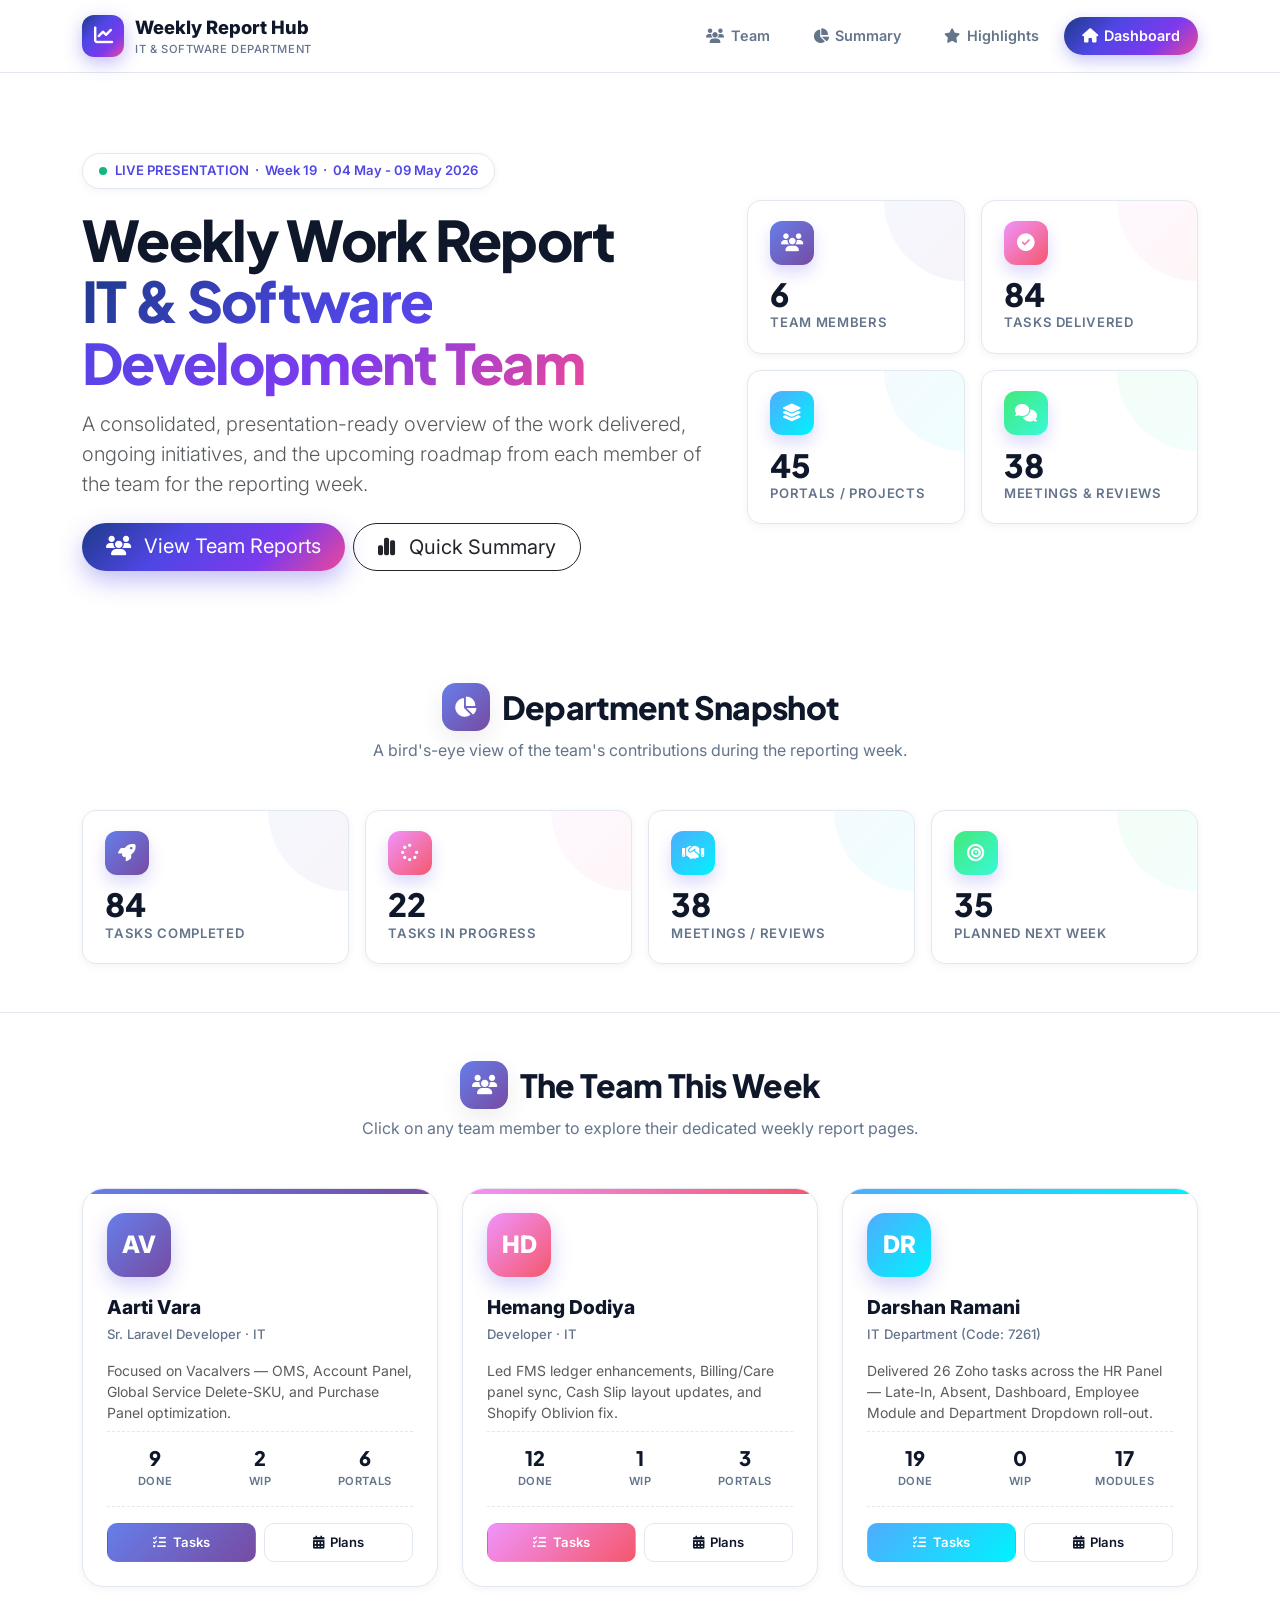
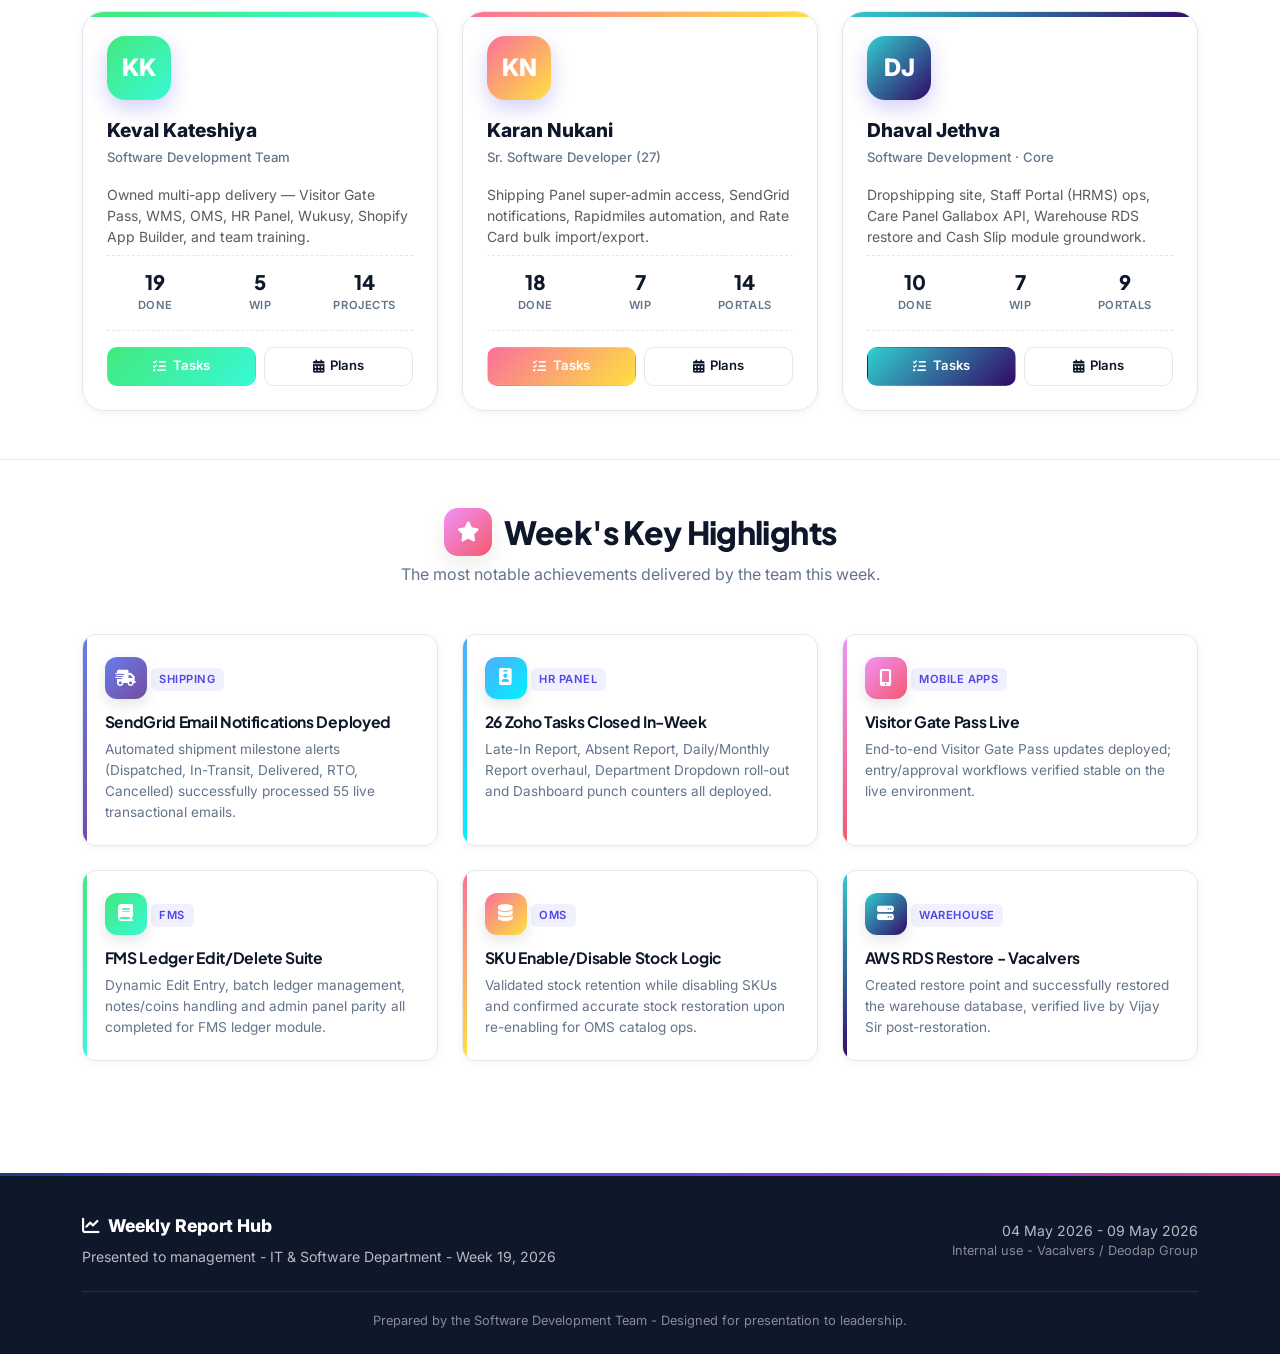
<file: index.html>
<!DOCTYPE html>
<html lang="en">
<head>
<meta charset="UTF-8">
<meta name="viewport" content="width=device-width, initial-scale=1.0">
<title>Weekly Work Report | Team Dashboard | 04 - 09 May 2026</title>
<link rel="preconnect" href="https://fonts.googleapis.com">
<link rel="preconnect" href="https://fonts.gstatic.com" crossorigin>
<link href="https://fonts.googleapis.com/css2?family=Inter:wght@400;500;600;700&family=Plus+Jakarta+Sans:wght@600;700;800&display=swap" rel="stylesheet">
<link href="https://cdn.jsdelivr.net/npm/bootstrap@5.3.2/dist/css/bootstrap.min.css" rel="stylesheet">
<link href="https://cdnjs.cloudflare.com/ajax/libs/font-awesome/6.5.1/css/all.min.css" rel="stylesheet">
<link href="https://unpkg.com/aos@2.3.4/dist/aos.css" rel="stylesheet">
<link href="assets/css/style.css" rel="stylesheet">
</head>
<body>

<!-- NAVBAR -->
<nav class="app-navbar">
    <div class="container">
        <div class="d-flex align-items-center justify-content-between">
            <a href="index.html" class="brand-logo">
                <span class="brand-icon"><i class="fa-solid fa-chart-line"></i></span>
                <span>Weekly Report Hub<small>IT &amp; Software Department</small></span>
            </a>
            <div class="d-none d-md-flex align-items-center gap-2">
                <a href="#team" class="nav-tab"><i class="fa-solid fa-users"></i> Team</a>
                <a href="#summary" class="nav-tab"><i class="fa-solid fa-chart-pie"></i> Summary</a>
                <a href="#highlights" class="nav-tab"><i class="fa-solid fa-star"></i> Highlights</a>
                <a href="#" class="nav-tab active"><i class="fa-solid fa-house"></i> Dashboard</a>
            </div>
            <div class="dropdown employee-switcher d-md-none">
                <button class="btn btn-sm btn-light border" type="button" data-bs-toggle="dropdown">
                    <i class="fa-solid fa-bars"></i>
                </button>
                <ul class="dropdown-menu dropdown-menu-end">
                    <li><a class="dropdown-item" href="#team"><i class="fa-solid fa-users me-2"></i>Team</a></li>
                    <li><a class="dropdown-item" href="#summary"><i class="fa-solid fa-chart-pie me-2"></i>Summary</a></li>
                    <li><a class="dropdown-item" href="#highlights"><i class="fa-solid fa-star me-2"></i>Highlights</a></li>
                </ul>
            </div>
        </div>
    </div>
</nav>

<!-- HERO -->
<section class="hero-section hero-main">
    <div class="hero-orbs">
        <div class="orb orb-1"></div>
        <div class="orb orb-2"></div>
        <div class="orb orb-3"></div>
    </div>
    <div class="container hero-content">
        <div class="row align-items-center g-4">
            <div class="col-lg-7" data-aos="fade-up">
                <div class="hero-badge">
                    <span class="pulse-dot"></span>
                    LIVE PRESENTATION  &nbsp;&middot;&nbsp;  Week 19 &nbsp;&middot;&nbsp;  04 May - 09 May 2026
                </div>
                <h1 class="display-hero mb-3">
                    Weekly Work Report<br>
                    <span class="text-gradient">IT &amp; Software Development Team</span>
                </h1>
                <p class="lead text-muted mb-4" style="max-width: 640px;">
                    A consolidated, presentation-ready overview of the work delivered, ongoing initiatives, and the upcoming roadmap from each member of the team for the reporting week.
                </p>
                <div class="d-flex flex-wrap gap-2">
                    <a href="#team" class="btn btn-primary btn-lg rounded-pill px-4" style="background: var(--grad-hero); border: none; box-shadow: 0 10px 25px rgba(79,70,229,0.35);">
                        <i class="fa-solid fa-users me-2"></i> View Team Reports
                    </a>
                    <a href="#summary" class="btn btn-outline-dark btn-lg rounded-pill px-4">
                        <i class="fa-solid fa-chart-simple me-2"></i> Quick Summary
                    </a>
                </div>
            </div>
            <div class="col-lg-5" data-aos="fade-left" data-aos-delay="150">
                <div class="row g-3">
                    <div class="col-6">
                        <div class="stat-card" style="--stat-color: var(--grad-1);">
                            <div class="stat-icon"><i class="fa-solid fa-users"></i></div>
                            <div class="stat-value" data-count="6">0</div>
                            <div class="stat-label">Team Members</div>
                        </div>
                    </div>
                    <div class="col-6">
                        <div class="stat-card" style="--stat-color: var(--grad-2);">
                            <div class="stat-icon" style="background: var(--grad-2);"><i class="fa-solid fa-circle-check"></i></div>
                            <div class="stat-value" data-count="84">0</div>
                            <div class="stat-label">Tasks Delivered</div>
                        </div>
                    </div>
                    <div class="col-6">
                        <div class="stat-card" style="--stat-color: var(--grad-3);">
                            <div class="stat-icon" style="background: var(--grad-3);"><i class="fa-solid fa-layer-group"></i></div>
                            <div class="stat-value" data-count="45">0</div>
                            <div class="stat-label">Portals / Projects</div>
                        </div>
                    </div>
                    <div class="col-6">
                        <div class="stat-card" style="--stat-color: var(--grad-4);">
                            <div class="stat-icon" style="background: var(--grad-4);"><i class="fa-solid fa-comments"></i></div>
                            <div class="stat-value" data-count="38">0</div>
                            <div class="stat-label">Meetings &amp; Reviews</div>
                        </div>
                    </div>
                </div>
            </div>
        </div>
    </div>
</section>

<!-- SUMMARY -->
<section id="summary" class="section-block">
    <div class="container">
        <div class="text-center mb-5" data-aos="fade-up">
            <h2 class="section-title justify-content-center"><span class="title-icon"><i class="fa-solid fa-chart-pie"></i></span> Department Snapshot</h2>
            <p class="section-subtitle">A bird's-eye view of the team's contributions during the reporting week.</p>
        </div>
        <div class="row g-3">
            <div class="col-md-6 col-lg-3" data-aos="zoom-in" data-aos-delay="0">
                <div class="stat-card" style="--stat-color: var(--grad-1);">
                    <div class="stat-icon"><i class="fa-solid fa-rocket"></i></div>
                    <div class="stat-value" data-count="84">0</div>
                    <div class="stat-label">Tasks Completed</div>
                </div>
            </div>
            <div class="col-md-6 col-lg-3" data-aos="zoom-in" data-aos-delay="100">
                <div class="stat-card" style="--stat-color: var(--grad-2);">
                    <div class="stat-icon" style="background: var(--grad-2);"><i class="fa-solid fa-spinner"></i></div>
                    <div class="stat-value" data-count="22">0</div>
                    <div class="stat-label">Tasks In Progress</div>
                </div>
            </div>
            <div class="col-md-6 col-lg-3" data-aos="zoom-in" data-aos-delay="200">
                <div class="stat-card" style="--stat-color: var(--grad-3);">
                    <div class="stat-icon" style="background: var(--grad-3);"><i class="fa-solid fa-handshake"></i></div>
                    <div class="stat-value" data-count="38">0</div>
                    <div class="stat-label">Meetings / Reviews</div>
                </div>
            </div>
            <div class="col-md-6 col-lg-3" data-aos="zoom-in" data-aos-delay="300">
                <div class="stat-card" style="--stat-color: var(--grad-4);">
                    <div class="stat-icon" style="background: var(--grad-4);"><i class="fa-solid fa-bullseye"></i></div>
                    <div class="stat-value" data-count="35">0</div>
                    <div class="stat-label">Planned Next Week</div>
                </div>
            </div>
        </div>
    </div>
</section>

<!-- TEAM CARDS -->
<section id="team" class="section-block alt">
    <div class="container">
        <div class="text-center mb-5" data-aos="fade-up">
            <h2 class="section-title justify-content-center"><span class="title-icon"><i class="fa-solid fa-users"></i></span> The Team This Week</h2>
            <p class="section-subtitle">Click on any team member to explore their dedicated weekly report pages.</p>
        </div>
        <div class="row g-4">
            <!-- AARTI -->
            <div class="col-md-6 col-lg-4" data-aos="fade-up" data-aos-delay="0">
                <div class="employee-card grad-aarti">
                    <div class="avatar">AV</div>
                    <div class="e-name">Aarti Vara</div>
                    <div class="e-role">Sr. Laravel Developer &middot; IT</div>
                    <p class="text-muted small mb-0">Focused on Vacalvers — OMS, Account Panel, Global Service Delete-SKU, and Purchase Panel optimization.</p>
                    <div class="e-stats">
                        <div class="e-stat"><div class="num">9</div><span class="lbl">Done</span></div>
                        <div class="e-stat"><div class="num">2</div><span class="lbl">WIP</span></div>
                        <div class="e-stat"><div class="num">6</div><span class="lbl">Portals</span></div>
                    </div>
                    <div class="e-actions">
                        <a href="aarti-page1.html" class="btn-emp primary"><i class="fa-solid fa-list-check"></i> Tasks</a>
                        <a href="aarti-page2.html" class="btn-emp"><i class="fa-solid fa-calendar-days"></i> Plans</a>
                    </div>
                </div>
            </div>
            <!-- HEMANG -->
            <div class="col-md-6 col-lg-4" data-aos="fade-up" data-aos-delay="80">
                <div class="employee-card grad-hemang">
                    <div class="avatar">HD</div>
                    <div class="e-name">Hemang Dodiya</div>
                    <div class="e-role">Developer &middot; IT</div>
                    <p class="text-muted small mb-0">Led FMS ledger enhancements, Billing/Care panel sync, Cash Slip layout updates, and Shopify Oblivion fix.</p>
                    <div class="e-stats">
                        <div class="e-stat"><div class="num">12</div><span class="lbl">Done</span></div>
                        <div class="e-stat"><div class="num">1</div><span class="lbl">WIP</span></div>
                        <div class="e-stat"><div class="num">3</div><span class="lbl">Portals</span></div>
                    </div>
                    <div class="e-actions">
                        <a href="hemang-page1.html" class="btn-emp primary"><i class="fa-solid fa-list-check"></i> Tasks</a>
                        <a href="hemang-page2.html" class="btn-emp"><i class="fa-solid fa-calendar-days"></i> Plans</a>
                    </div>
                </div>
            </div>
            <!-- DARSHAN -->
            <div class="col-md-6 col-lg-4" data-aos="fade-up" data-aos-delay="160">
                <div class="employee-card grad-darshan">
                    <div class="avatar">DR</div>
                    <div class="e-name">Darshan Ramani</div>
                    <div class="e-role">IT Department (Code: 7261)</div>
                    <p class="text-muted small mb-0">Delivered 26 Zoho tasks across the HR Panel — Late-In, Absent, Dashboard, Employee Module and Department Dropdown roll-out.</p>
                    <div class="e-stats">
                        <div class="e-stat"><div class="num">19</div><span class="lbl">Done</span></div>
                        <div class="e-stat"><div class="num">0</div><span class="lbl">WIP</span></div>
                        <div class="e-stat"><div class="num">17</div><span class="lbl">Modules</span></div>
                    </div>
                    <div class="e-actions">
                        <a href="darshan-page1.html" class="btn-emp primary"><i class="fa-solid fa-list-check"></i> Tasks</a>
                        <a href="darshan-page2.html" class="btn-emp"><i class="fa-solid fa-calendar-days"></i> Plans</a>
                    </div>
                </div>
            </div>
            <!-- KEVAL -->
            <div class="col-md-6 col-lg-4" data-aos="fade-up" data-aos-delay="0">
                <div class="employee-card grad-keval">
                    <div class="avatar">KK</div>
                    <div class="e-name">Keval Kateshiya</div>
                    <div class="e-role">Software Development Team</div>
                    <p class="text-muted small mb-0">Owned multi-app delivery — Visitor Gate Pass, WMS, OMS, HR Panel, Wukusy, Shopify App Builder, and team training.</p>
                    <div class="e-stats">
                        <div class="e-stat"><div class="num">19</div><span class="lbl">Done</span></div>
                        <div class="e-stat"><div class="num">5</div><span class="lbl">WIP</span></div>
                        <div class="e-stat"><div class="num">14</div><span class="lbl">Projects</span></div>
                    </div>
                    <div class="e-actions">
                        <a href="keval-page1.html" class="btn-emp primary"><i class="fa-solid fa-list-check"></i> Tasks</a>
                        <a href="keval-page2.html" class="btn-emp"><i class="fa-solid fa-calendar-days"></i> Plans</a>
                    </div>
                </div>
            </div>
            <!-- KARAN -->
            <div class="col-md-6 col-lg-4" data-aos="fade-up" data-aos-delay="80">
                <div class="employee-card grad-karan">
                    <div class="avatar">KN</div>
                    <div class="e-name">Karan Nukani</div>
                    <div class="e-role">Sr. Software Developer (27)</div>
                    <p class="text-muted small mb-0">Shipping Panel super-admin access, SendGrid notifications, Rapidmiles automation, and Rate Card bulk import/export.</p>
                    <div class="e-stats">
                        <div class="e-stat"><div class="num">18</div><span class="lbl">Done</span></div>
                        <div class="e-stat"><div class="num">7</div><span class="lbl">WIP</span></div>
                        <div class="e-stat"><div class="num">14</div><span class="lbl">Portals</span></div>
                    </div>
                    <div class="e-actions">
                        <a href="karan-page1.html" class="btn-emp primary"><i class="fa-solid fa-list-check"></i> Tasks</a>
                        <a href="karan-page2.html" class="btn-emp"><i class="fa-solid fa-calendar-days"></i> Plans</a>
                    </div>
                </div>
            </div>
            <!-- DHAVAL -->
            <div class="col-md-6 col-lg-4" data-aos="fade-up" data-aos-delay="160">
                <div class="employee-card grad-dhaval">
                    <div class="avatar">DJ</div>
                    <div class="e-name">Dhaval Jethva</div>
                    <div class="e-role">Software Development &middot; Core</div>
                    <p class="text-muted small mb-0">Dropshipping site, Staff Portal (HRMS) ops, Care Panel Gallabox API, Warehouse RDS restore and Cash Slip module groundwork.</p>
                    <div class="e-stats">
                        <div class="e-stat"><div class="num">10</div><span class="lbl">Done</span></div>
                        <div class="e-stat"><div class="num">7</div><span class="lbl">WIP</span></div>
                        <div class="e-stat"><div class="num">9</div><span class="lbl">Portals</span></div>
                    </div>
                    <div class="e-actions">
                        <a href="dhaval-page1.html" class="btn-emp primary"><i class="fa-solid fa-list-check"></i> Tasks</a>
                        <a href="dhaval-page2.html" class="btn-emp"><i class="fa-solid fa-calendar-days"></i> Plans</a>
                    </div>
                </div>
            </div>
        </div>
    </div>
</section>

<!-- HIGHLIGHTS -->
<section id="highlights" class="section-block">
    <div class="container">
        <div class="text-center mb-5" data-aos="fade-up">
            <h2 class="section-title justify-content-center"><span class="title-icon" style="background: var(--grad-2);"><i class="fa-solid fa-star"></i></span> Week's Key Highlights</h2>
            <p class="section-subtitle">The most notable achievements delivered by the team this week.</p>
        </div>
        <div class="row g-4">
            <div class="col-md-6 col-lg-4" data-aos="fade-up" data-aos-delay="0">
                <div class="highlight-card" style="--card-color: var(--grad-1);">
                    <div class="h-icon"><i class="fa-solid fa-truck-fast"></i></div>
                    <span class="h-tag">Shipping</span>
                    <h6>SendGrid Email Notifications Deployed</h6>
                    <p>Automated shipment milestone alerts (Dispatched, In-Transit, Delivered, RTO, Cancelled) successfully processed 55 live transactional emails.</p>
                </div>
            </div>
            <div class="col-md-6 col-lg-4" data-aos="fade-up" data-aos-delay="80">
                <div class="highlight-card" style="--card-color: var(--grad-3);">
                    <div class="h-icon"><i class="fa-solid fa-id-badge"></i></div>
                    <span class="h-tag">HR Panel</span>
                    <h6>26 Zoho Tasks Closed In-Week</h6>
                    <p>Late-In Report, Absent Report, Daily/Monthly Report overhaul, Department Dropdown roll-out and Dashboard punch counters all deployed.</p>
                </div>
            </div>
            <div class="col-md-6 col-lg-4" data-aos="fade-up" data-aos-delay="160">
                <div class="highlight-card" style="--card-color: var(--grad-2);">
                    <div class="h-icon"><i class="fa-solid fa-mobile-screen-button"></i></div>
                    <span class="h-tag">Mobile Apps</span>
                    <h6>Visitor Gate Pass Live</h6>
                    <p>End-to-end Visitor Gate Pass updates deployed; entry/approval workflows verified stable on the live environment.</p>
                </div>
            </div>
            <div class="col-md-6 col-lg-4" data-aos="fade-up" data-aos-delay="0">
                <div class="highlight-card" style="--card-color: var(--grad-4);">
                    <div class="h-icon"><i class="fa-solid fa-book"></i></div>
                    <span class="h-tag">FMS</span>
                    <h6>FMS Ledger Edit/Delete Suite</h6>
                    <p>Dynamic Edit Entry, batch ledger management, notes/coins handling and admin panel parity all completed for FMS ledger module.</p>
                </div>
            </div>
            <div class="col-md-6 col-lg-4" data-aos="fade-up" data-aos-delay="80">
                <div class="highlight-card" style="--card-color: var(--grad-5);">
                    <div class="h-icon"><i class="fa-solid fa-database"></i></div>
                    <span class="h-tag">OMS</span>
                    <h6>SKU Enable/Disable Stock Logic</h6>
                    <p>Validated stock retention while disabling SKUs and confirmed accurate stock restoration upon re-enabling for OMS catalog ops.</p>
                </div>
            </div>
            <div class="col-md-6 col-lg-4" data-aos="fade-up" data-aos-delay="160">
                <div class="highlight-card" style="--card-color: var(--grad-6);">
                    <div class="h-icon"><i class="fa-solid fa-server"></i></div>
                    <span class="h-tag">Warehouse</span>
                    <h6>AWS RDS Restore - Vacalvers</h6>
                    <p>Created restore point and successfully restored the warehouse database, verified live by Vijay Sir post-restoration.</p>
                </div>
            </div>
        </div>
    </div>
</section>

<!-- FOOTER -->
<footer class="app-footer">
    <div class="container">
        <div class="row align-items-center g-3">
            <div class="col-md-6">
                <div class="footer-brand"><i class="fa-solid fa-chart-line me-2"></i>Weekly Report Hub</div>
                <p>Presented to management - IT &amp; Software Department - Week 19, 2026</p>
            </div>
            <div class="col-md-6 text-md-end">
                <p>04 May 2026  -  09 May 2026</p>
                <p class="footer-sm">Internal use - Vacalvers / Deodap Group</p>
            </div>
        </div>
        <div class="footer-divider"></div>
        <p class="footer-sm text-center mb-0">Prepared by the Software Development Team - Designed for presentation to leadership.</p>
    </div>
</footer>

<script src="https://cdn.jsdelivr.net/npm/bootstrap@5.3.2/dist/js/bootstrap.bundle.min.js"></script>
<script src="https://unpkg.com/aos@2.3.4/dist/aos.js"></script>
<script src="assets/js/main.js"></script>
</body>
</html>
</file>
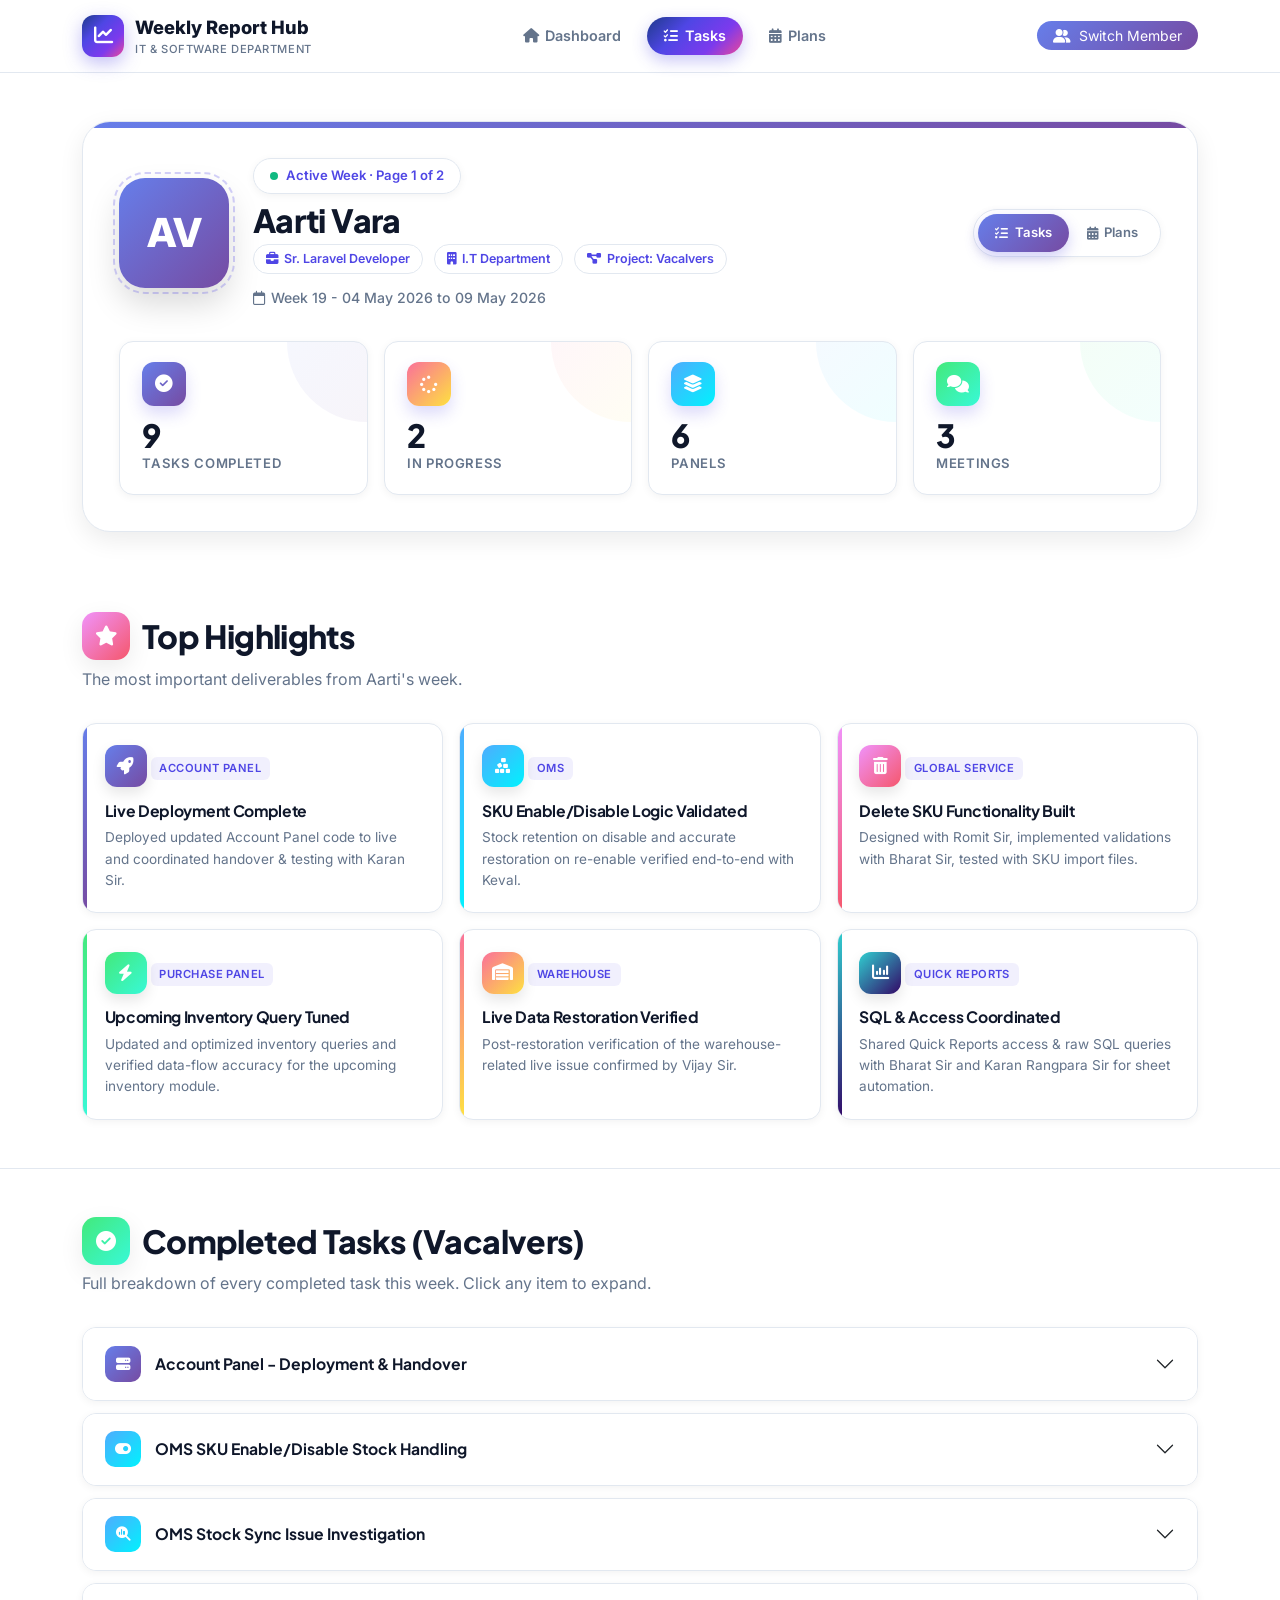
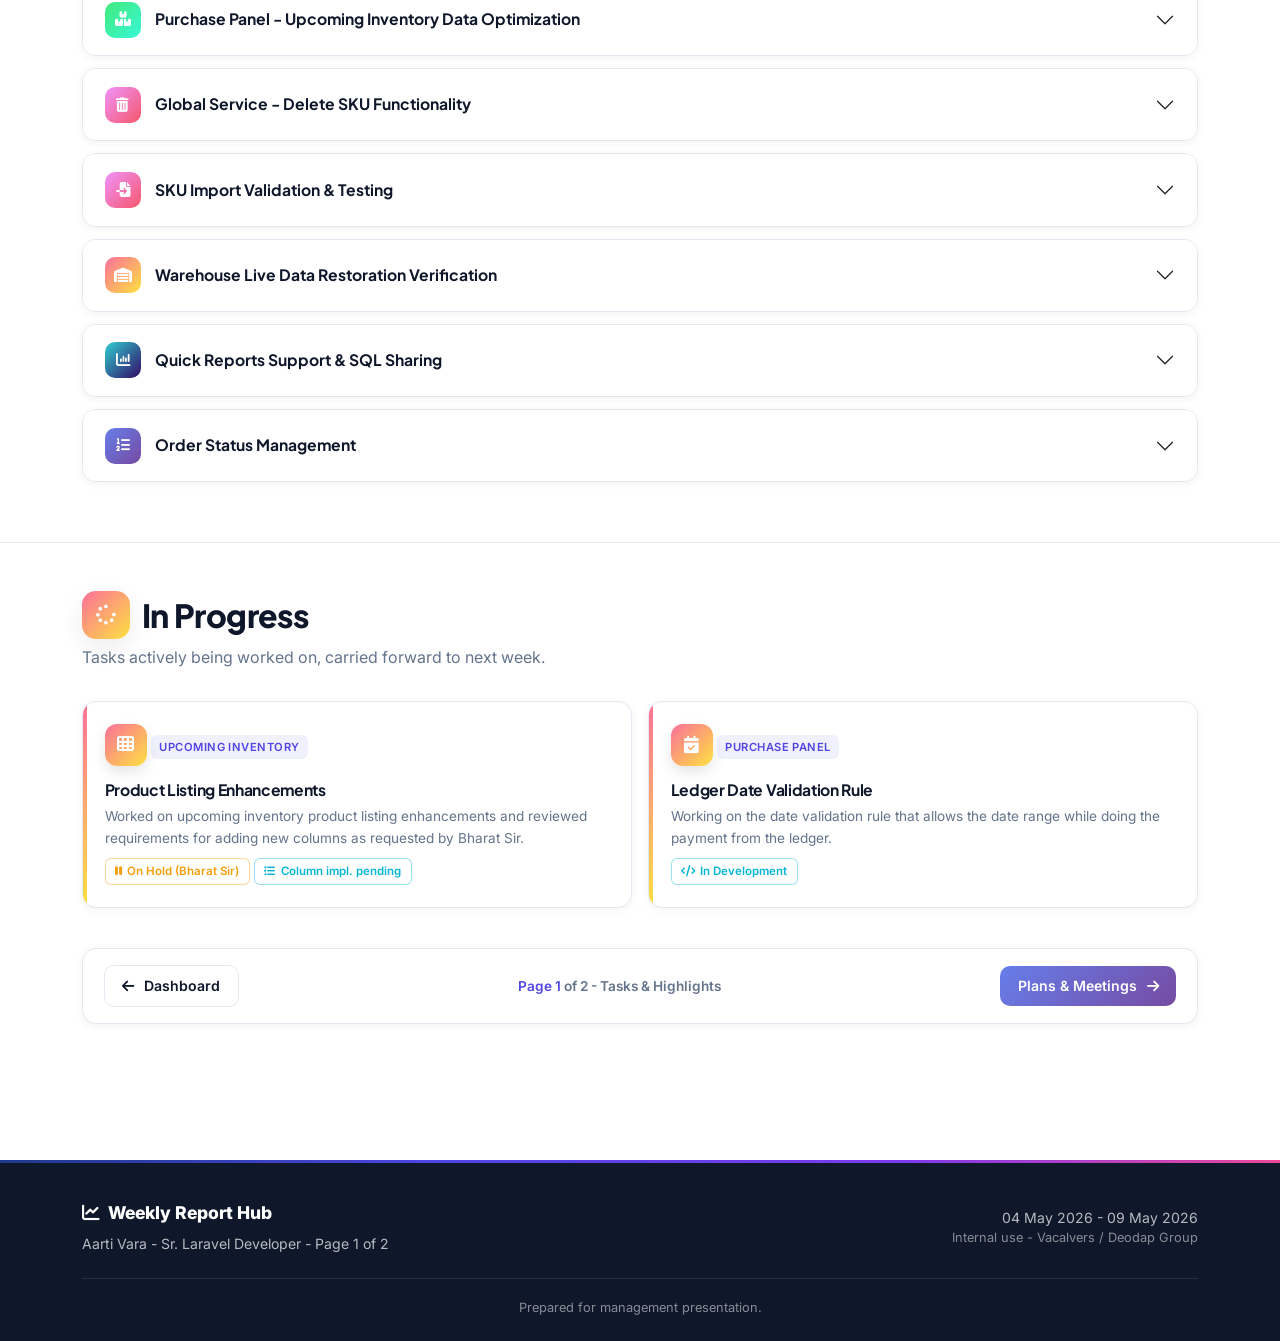
<file: aarti-page1.html>
<!DOCTYPE html>
<html lang="en">
<head>
<meta charset="UTF-8">
<meta name="viewport" content="width=device-width, initial-scale=1.0">
<title>Aarti Vara - Tasks &amp; Highlights | Weekly Report</title>
<link rel="preconnect" href="https://fonts.googleapis.com">
<link rel="preconnect" href="https://fonts.gstatic.com" crossorigin>
<link href="https://fonts.googleapis.com/css2?family=Inter:wght@400;500;600;700&family=Plus+Jakarta+Sans:wght@600;700;800&display=swap" rel="stylesheet">
<link href="https://cdn.jsdelivr.net/npm/bootstrap@5.3.2/dist/css/bootstrap.min.css" rel="stylesheet">
<link href="https://cdnjs.cloudflare.com/ajax/libs/font-awesome/6.5.1/css/all.min.css" rel="stylesheet">
<link href="https://unpkg.com/aos@2.3.4/dist/aos.css" rel="stylesheet">
<link href="assets/css/style.css" rel="stylesheet">
</head>
<body>

<!-- NAVBAR -->
<nav class="app-navbar">
    <div class="container">
        <div class="d-flex align-items-center justify-content-between">
            <a href="index.html" class="brand-logo">
                <span class="brand-icon"><i class="fa-solid fa-chart-line"></i></span>
                <span>Weekly Report Hub<small>IT &amp; Software Department</small></span>
            </a>
            <div class="d-none d-lg-flex align-items-center gap-2">
                <a href="index.html" class="nav-tab"><i class="fa-solid fa-house"></i> Dashboard</a>
                <a href="aarti-page1.html" class="nav-tab active"><i class="fa-solid fa-list-check"></i> Tasks</a>
                <a href="aarti-page2.html" class="nav-tab"><i class="fa-solid fa-calendar-days"></i> Plans</a>
            </div>
            <div class="dropdown employee-switcher">
                <button class="btn btn-sm rounded-pill px-3" type="button" data-bs-toggle="dropdown" style="background: var(--grad-1); color: #fff; border: none;">
                    <i class="fa-solid fa-user-group me-1"></i> Switch Member
                </button>
                <ul class="dropdown-menu dropdown-menu-end">
                    <li><a class="dropdown-item" href="aarti-page1.html"><span class="avatar-mini grad-aarti" style="background: var(--emp-gradient);">AV</span> Aarti Vara</a></li>
                    <li><a class="dropdown-item" href="hemang-page1.html"><span class="avatar-mini grad-hemang" style="background: var(--emp-gradient);">HD</span> Hemang Dodiya</a></li>
                    <li><a class="dropdown-item" href="darshan-page1.html"><span class="avatar-mini grad-darshan" style="background: var(--emp-gradient);">DR</span> Darshan Ramani</a></li>
                    <li><a class="dropdown-item" href="keval-page1.html"><span class="avatar-mini grad-keval" style="background: var(--emp-gradient);">KK</span> Keval Kateshiya</a></li>
                    <li><a class="dropdown-item" href="karan-page1.html"><span class="avatar-mini grad-karan" style="background: var(--emp-gradient);">KN</span> Karan Nukani</a></li>
                    <li><a class="dropdown-item" href="dhaval-page1.html"><span class="avatar-mini grad-dhaval" style="background: var(--emp-gradient);">DJ</span> Dhaval Jethva</a></li>
                </ul>
            </div>
        </div>
    </div>
</nav>

<!-- HERO -->
<section class="employee-hero grad-aarti">
    <div class="hero-orbs"><div class="orb orb-1"></div><div class="orb orb-2"></div></div>
    <div class="container hero-content">
        <div class="employee-card-hero" data-aos="fade-up">
            <div class="row align-items-center g-4">
                <div class="col-auto">
                    <div class="avatar-xl">AV</div>
                </div>
                <div class="col">
                    <div class="hero-badge mb-2"><span class="pulse-dot"></span> Active Week  &middot;  Page 1 of 2</div>
                    <h1 class="employee-name">Aarti Vara</h1>
                    <span class="employee-role-chip"><i class="fa-solid fa-briefcase"></i> Sr. Laravel Developer</span>
                    <span class="employee-role-chip"><i class="fa-solid fa-building"></i> I.T Department</span>
                    <span class="employee-role-chip"><i class="fa-solid fa-diagram-project"></i> Project: Vacalvers</span>
                    <div class="week-stamp"><i class="fa-regular fa-calendar"></i> Week 19  -  04 May 2026 to 09 May 2026</div>
                </div>
                <div class="col-12 col-md-auto">
                    <div class="page-tabs">
                        <a href="aarti-page1.html" class="active"><i class="fa-solid fa-list-check"></i> Tasks</a>
                        <a href="aarti-page2.html"><i class="fa-solid fa-calendar-days"></i> Plans</a>
                    </div>
                </div>
            </div>
            <div class="row g-3 mt-3">
                <div class="col-6 col-md-3" data-aos="zoom-in" data-aos-delay="0">
                    <div class="stat-card" style="--stat-color: var(--emp-gradient);">
                        <div class="stat-icon" style="background: var(--emp-gradient);"><i class="fa-solid fa-circle-check"></i></div>
                        <div class="stat-value" data-count="9">0</div>
                        <div class="stat-label">Tasks Completed</div>
                    </div>
                </div>
                <div class="col-6 col-md-3" data-aos="zoom-in" data-aos-delay="100">
                    <div class="stat-card" style="--stat-color: var(--grad-5);">
                        <div class="stat-icon" style="background: var(--grad-5);"><i class="fa-solid fa-spinner"></i></div>
                        <div class="stat-value" data-count="2">0</div>
                        <div class="stat-label">In Progress</div>
                    </div>
                </div>
                <div class="col-6 col-md-3" data-aos="zoom-in" data-aos-delay="200">
                    <div class="stat-card" style="--stat-color: var(--grad-3);">
                        <div class="stat-icon" style="background: var(--grad-3);"><i class="fa-solid fa-layer-group"></i></div>
                        <div class="stat-value" data-count="6">0</div>
                        <div class="stat-label">Panels</div>
                    </div>
                </div>
                <div class="col-6 col-md-3" data-aos="zoom-in" data-aos-delay="300">
                    <div class="stat-card" style="--stat-color: var(--grad-4);">
                        <div class="stat-icon" style="background: var(--grad-4);"><i class="fa-solid fa-comments"></i></div>
                        <div class="stat-value" data-count="3">0</div>
                        <div class="stat-label">Meetings</div>
                    </div>
                </div>
            </div>
        </div>
    </div>
</section>

<!-- HIGHLIGHTS -->
<section class="section-block">
    <div class="container">
        <div class="mb-4" data-aos="fade-up">
            <h2 class="section-title"><span class="title-icon" style="background: var(--grad-2);"><i class="fa-solid fa-star"></i></span> Top Highlights</h2>
            <p class="section-subtitle">The most important deliverables from Aarti's week.</p>
        </div>
        <div class="row g-3">
            <div class="col-md-6 col-lg-4" data-aos="fade-up" data-aos-delay="0">
                <div class="highlight-card grad-aarti" style="--card-color: var(--emp-gradient);">
                    <div class="h-icon" style="background: var(--emp-gradient);"><i class="fa-solid fa-rocket"></i></div>
                    <span class="h-tag">Account Panel</span>
                    <h6>Live Deployment Complete</h6>
                    <p>Deployed updated Account Panel code to live and coordinated handover &amp; testing with Karan Sir.</p>
                </div>
            </div>
            <div class="col-md-6 col-lg-4" data-aos="fade-up" data-aos-delay="80">
                <div class="highlight-card" style="--card-color: var(--grad-3);">
                    <div class="h-icon" style="background: var(--grad-3);"><i class="fa-solid fa-cubes-stacked"></i></div>
                    <span class="h-tag">OMS</span>
                    <h6>SKU Enable/Disable Logic Validated</h6>
                    <p>Stock retention on disable and accurate restoration on re-enable verified end-to-end with Keval.</p>
                </div>
            </div>
            <div class="col-md-6 col-lg-4" data-aos="fade-up" data-aos-delay="160">
                <div class="highlight-card" style="--card-color: var(--grad-2);">
                    <div class="h-icon" style="background: var(--grad-2);"><i class="fa-solid fa-trash-can"></i></div>
                    <span class="h-tag">Global Service</span>
                    <h6>Delete SKU Functionality Built</h6>
                    <p>Designed with Romit Sir, implemented validations with Bharat Sir, tested with SKU import files.</p>
                </div>
            </div>
            <div class="col-md-6 col-lg-4" data-aos="fade-up" data-aos-delay="0">
                <div class="highlight-card" style="--card-color: var(--grad-4);">
                    <div class="h-icon" style="background: var(--grad-4);"><i class="fa-solid fa-bolt"></i></div>
                    <span class="h-tag">Purchase Panel</span>
                    <h6>Upcoming Inventory Query Tuned</h6>
                    <p>Updated and optimized inventory queries and verified data-flow accuracy for the upcoming inventory module.</p>
                </div>
            </div>
            <div class="col-md-6 col-lg-4" data-aos="fade-up" data-aos-delay="80">
                <div class="highlight-card" style="--card-color: var(--grad-5);">
                    <div class="h-icon" style="background: var(--grad-5);"><i class="fa-solid fa-warehouse"></i></div>
                    <span class="h-tag">Warehouse</span>
                    <h6>Live Data Restoration Verified</h6>
                    <p>Post-restoration verification of the warehouse-related live issue confirmed by Vijay Sir.</p>
                </div>
            </div>
            <div class="col-md-6 col-lg-4" data-aos="fade-up" data-aos-delay="160">
                <div class="highlight-card" style="--card-color: var(--grad-6);">
                    <div class="h-icon" style="background: var(--grad-6);"><i class="fa-solid fa-chart-column"></i></div>
                    <span class="h-tag">Quick Reports</span>
                    <h6>SQL &amp; Access Coordinated</h6>
                    <p>Shared Quick Reports access &amp; raw SQL queries with Bharat Sir and Karan Rangpara Sir for sheet automation.</p>
                </div>
            </div>
        </div>
    </div>
</section>

<!-- COMPLETED TASKS - DETAILED ACCORDION -->
<section class="section-block alt">
    <div class="container">
        <div class="mb-4" data-aos="fade-up">
            <h2 class="section-title"><span class="title-icon" style="background: var(--grad-4);"><i class="fa-solid fa-circle-check"></i></span> Completed Tasks (Vacalvers)</h2>
            <p class="section-subtitle">Full breakdown of every completed task this week. Click any item to expand.</p>
        </div>

        <div class="accordion accordion-pro" id="completedAccordion" data-aos="fade-up">
            <div class="accordion-item">
                <h3 class="accordion-header">
                    <button class="accordion-button collapsed" type="button" data-bs-toggle="collapse" data-bs-target="#c1">
                        <span class="acc-icon grad-aarti" style="background: var(--emp-gradient);"><i class="fa-solid fa-server"></i></span>
                        Account Panel - Deployment &amp; Handover
                    </button>
                </h3>
                <div id="c1" class="accordion-collapse collapse" data-bs-parent="#completedAccordion">
                    <div class="accordion-body">
                        <div class="acc-detail">
                            Deployed updated code to the live environment and coordinated with Karan Sir for account panel testing. Deployment and testing handover completed successfully.
                        </div>
                        <div class="meta-tags">
                            <span class="meta-tag success"><i class="fa-solid fa-check"></i> Deployed Live</span>
                            <span class="meta-tag info"><i class="fa-solid fa-user"></i> Karan Sir</span>
                            <span class="meta-tag primary"><i class="fa-solid fa-tag"></i> Account Panel</span>
                        </div>
                    </div>
                </div>
            </div>

            <div class="accordion-item">
                <h3 class="accordion-header">
                    <button class="accordion-button collapsed" type="button" data-bs-toggle="collapse" data-bs-target="#c2">
                        <span class="acc-icon" style="background: var(--grad-3);"><i class="fa-solid fa-toggle-on"></i></span>
                        OMS SKU Enable/Disable Stock Handling
                    </button>
                </h3>
                <div id="c2" class="accordion-collapse collapse" data-bs-parent="#completedAccordion">
                    <div class="accordion-body">
                        <div class="acc-detail">
                            Coordinated with Keval regarding OMS SKU handling to ensure stock retention when SKUs are disabled and accurate stock restoration after re-enabling. Related SKU functions were reviewed and validated.
                        </div>
                        <div class="meta-tags">
                            <span class="meta-tag success"><i class="fa-solid fa-check"></i> Validated</span>
                            <span class="meta-tag info"><i class="fa-solid fa-user"></i> Keval</span>
                            <span class="meta-tag primary"><i class="fa-solid fa-cube"></i> OMS</span>
                        </div>
                    </div>
                </div>
            </div>

            <div class="accordion-item">
                <h3 class="accordion-header">
                    <button class="accordion-button collapsed" type="button" data-bs-toggle="collapse" data-bs-target="#c3">
                        <span class="acc-icon" style="background: var(--grad-3);"><i class="fa-solid fa-magnifying-glass-chart"></i></span>
                        OMS Stock Sync Issue Investigation
                    </button>
                </h3>
                <div id="c3" class="accordion-collapse collapse" data-bs-parent="#completedAccordion">
                    <div class="accordion-body">
                        <div class="acc-detail">
                            Investigated "SKU not found" issues during OMS stock synchronization by validating OMS SKU ID and catalog product ID mappings. Identified the issue as an operational dependency caused by missing catalog products and communicated findings to Keval.
                        </div>
                        <div class="meta-tags">
                            <span class="meta-tag warn"><i class="fa-solid fa-triangle-exclamation"></i> Operational Dependency</span>
                            <span class="meta-tag info"><i class="fa-solid fa-user"></i> Keval</span>
                            <span class="meta-tag primary"><i class="fa-solid fa-cube"></i> OMS</span>
                        </div>
                    </div>
                </div>
            </div>

            <div class="accordion-item">
                <h3 class="accordion-header">
                    <button class="accordion-button collapsed" type="button" data-bs-toggle="collapse" data-bs-target="#c4">
                        <span class="acc-icon" style="background: var(--grad-4);"><i class="fa-solid fa-boxes-stacked"></i></span>
                        Purchase Panel - Upcoming Inventory Data Optimization
                    </button>
                </h3>
                <div id="c4" class="accordion-collapse collapse" data-bs-parent="#completedAccordion">
                    <div class="accordion-body">
                        <div class="acc-detail">
                            Updated and optimized queries for upcoming inventory requirements. Verified data flow accuracy and ensured correct inventory output generation.
                        </div>
                        <div class="meta-tags">
                            <span class="meta-tag success"><i class="fa-solid fa-check"></i> Optimized</span>
                            <span class="meta-tag primary"><i class="fa-solid fa-shopping-cart"></i> Purchase Panel</span>
                        </div>
                    </div>
                </div>
            </div>

            <div class="accordion-item">
                <h3 class="accordion-header">
                    <button class="accordion-button collapsed" type="button" data-bs-toggle="collapse" data-bs-target="#c5">
                        <span class="acc-icon" style="background: var(--grad-2);"><i class="fa-solid fa-trash-can"></i></span>
                        Global Service - Delete SKU Functionality
                    </button>
                </h3>
                <div id="c5" class="accordion-collapse collapse" data-bs-parent="#completedAccordion">
                    <div class="accordion-body">
                        <div class="acc-detail">
                            Developed the Global Service functionality for the Delete SKU process as discussed with Romit Sir. Coordinated implementation flow and validations with Bharat Sir.
                        </div>
                        <div class="meta-tags">
                            <span class="meta-tag success"><i class="fa-solid fa-check"></i> Developed</span>
                            <span class="meta-tag info"><i class="fa-solid fa-user"></i> Romit Sir</span>
                            <span class="meta-tag info"><i class="fa-solid fa-user"></i> Bharat Sir</span>
                        </div>
                    </div>
                </div>
            </div>

            <div class="accordion-item">
                <h3 class="accordion-header">
                    <button class="accordion-button collapsed" type="button" data-bs-toggle="collapse" data-bs-target="#c6">
                        <span class="acc-icon" style="background: var(--grad-2);"><i class="fa-solid fa-file-import"></i></span>
                        SKU Import Validation &amp; Testing
                    </button>
                </h3>
                <div id="c6" class="accordion-collapse collapse" data-bs-parent="#completedAccordion">
                    <div class="accordion-body">
                        <div class="acc-detail">
                            Tested Delete SKU functionality using SKU import files and verified expected execution flow and output accuracy.
                        </div>
                        <div class="meta-tags">
                            <span class="meta-tag success"><i class="fa-solid fa-check"></i> Tested</span>
                            <span class="meta-tag primary"><i class="fa-solid fa-vial"></i> QA</span>
                        </div>
                    </div>
                </div>
            </div>

            <div class="accordion-item">
                <h3 class="accordion-header">
                    <button class="accordion-button collapsed" type="button" data-bs-toggle="collapse" data-bs-target="#c7">
                        <span class="acc-icon" style="background: var(--grad-5);"><i class="fa-solid fa-warehouse"></i></span>
                        Warehouse Live Data Restoration Verification
                    </button>
                </h3>
                <div id="c7" class="accordion-collapse collapse" data-bs-parent="#completedAccordion">
                    <div class="accordion-body">
                        <div class="acc-detail">
                            Verified the warehouse-related live issue after data restoration, as confirmed by Vijay Sir.
                        </div>
                        <div class="meta-tags">
                            <span class="meta-tag success"><i class="fa-solid fa-check"></i> Verified Live</span>
                            <span class="meta-tag info"><i class="fa-solid fa-user"></i> Vijay Sir</span>
                        </div>
                    </div>
                </div>
            </div>

            <div class="accordion-item">
                <h3 class="accordion-header">
                    <button class="accordion-button collapsed" type="button" data-bs-toggle="collapse" data-bs-target="#c8">
                        <span class="acc-icon" style="background: var(--grad-6);"><i class="fa-solid fa-chart-column"></i></span>
                        Quick Reports Support &amp; SQL Sharing
                    </button>
                </h3>
                <div id="c8" class="accordion-collapse collapse" data-bs-parent="#completedAccordion">
                    <div class="accordion-body">
                        <div class="acc-detail">
                            Shared Quick Reports access credentials with Bharat Sir and provided exploration details for purchase orders with item and status mapping. Also shared fewer raw SQL queries with Karan Rangpara Sir for Google Sheet automation integration.
                        </div>
                        <div class="meta-tags">
                            <span class="meta-tag info"><i class="fa-solid fa-user"></i> Bharat Sir</span>
                            <span class="meta-tag info"><i class="fa-solid fa-user"></i> Karan Rangpara Sir</span>
                            <span class="meta-tag primary"><i class="fa-solid fa-file-csv"></i> Google Sheets</span>
                        </div>
                    </div>
                </div>
            </div>

            <div class="accordion-item">
                <h3 class="accordion-header">
                    <button class="accordion-button collapsed" type="button" data-bs-toggle="collapse" data-bs-target="#c9">
                        <span class="acc-icon" style="background: var(--grad-1);"><i class="fa-solid fa-list-ol"></i></span>
                        Order Status Management
                    </button>
                </h3>
                <div id="c9" class="accordion-collapse collapse" data-bs-parent="#completedAccordion">
                    <div class="accordion-body">
                        <div class="acc-detail">
                            Shifted required orders from the Initiated tab to the Confirmed tab as requested by Sneha Ma'am. Verified updated order statuses and completed related Zoho task updates.
                        </div>
                        <div class="meta-tags">
                            <span class="meta-tag success"><i class="fa-solid fa-check"></i> Status Updated</span>
                            <span class="meta-tag info"><i class="fa-solid fa-user"></i> Sneha Ma'am</span>
                            <span class="meta-tag primary"><i class="fa-solid fa-clipboard-check"></i> Zoho</span>
                        </div>
                    </div>
                </div>
            </div>
        </div>
    </div>
</section>

<!-- IN PROGRESS -->
<section class="section-block">
    <div class="container">
        <div class="mb-4" data-aos="fade-up">
            <h2 class="section-title"><span class="title-icon" style="background: var(--grad-5);"><i class="fa-solid fa-spinner"></i></span> In Progress</h2>
            <p class="section-subtitle">Tasks actively being worked on, carried forward to next week.</p>
        </div>

        <div class="row g-3">
            <div class="col-lg-6" data-aos="fade-up">
                <div class="highlight-card" style="--card-color: var(--grad-5);">
                    <div class="h-icon" style="background: var(--grad-5);"><i class="fa-solid fa-table-cells"></i></div>
                    <span class="h-tag">Upcoming Inventory</span>
                    <h6>Product Listing Enhancements</h6>
                    <p class="mb-2">Worked on upcoming inventory product listing enhancements and reviewed requirements for adding new columns as requested by Bharat Sir.</p>
                    <div class="meta-tags">
                        <span class="meta-tag warn"><i class="fa-solid fa-pause"></i> On Hold (Bharat Sir)</span>
                        <span class="meta-tag info"><i class="fa-solid fa-list-ul"></i> Column impl. pending</span>
                    </div>
                </div>
            </div>
            <div class="col-lg-6" data-aos="fade-up" data-aos-delay="100">
                <div class="highlight-card" style="--card-color: var(--grad-5);">
                    <div class="h-icon" style="background: var(--grad-5);"><i class="fa-solid fa-calendar-check"></i></div>
                    <span class="h-tag">Purchase Panel</span>
                    <h6>Ledger Date Validation Rule</h6>
                    <p class="mb-2">Working on the date validation rule that allows the date range while doing the payment from the ledger.</p>
                    <div class="meta-tags">
                        <span class="meta-tag info"><i class="fa-solid fa-code"></i> In Development</span>
                    </div>
                </div>
            </div>
        </div>

        <!-- Page Nav -->
        <div class="page-nav" data-aos="fade-up">
            <a href="index.html" class="page-nav-btn back"><i class="fa-solid fa-arrow-left"></i> Dashboard</a>
            <div class="page-indicator"><span class="active">Page 1</span> of 2  -  Tasks &amp; Highlights</div>
            <a href="aarti-page2.html" class="page-nav-btn">Plans &amp; Meetings <i class="fa-solid fa-arrow-right"></i></a>
        </div>
    </div>
</section>

<!-- FOOTER -->
<footer class="app-footer">
    <div class="container">
        <div class="row align-items-center g-3">
            <div class="col-md-6">
                <div class="footer-brand"><i class="fa-solid fa-chart-line me-2"></i>Weekly Report Hub</div>
                <p>Aarti Vara - Sr. Laravel Developer - Page 1 of 2</p>
            </div>
            <div class="col-md-6 text-md-end">
                <p>04 May 2026 - 09 May 2026</p>
                <p class="footer-sm">Internal use - Vacalvers / Deodap Group</p>
            </div>
        </div>
        <div class="footer-divider"></div>
        <p class="footer-sm text-center mb-0">Prepared for management presentation.</p>
    </div>
</footer>

<script src="https://cdn.jsdelivr.net/npm/bootstrap@5.3.2/dist/js/bootstrap.bundle.min.js"></script>
<script src="https://unpkg.com/aos@2.3.4/dist/aos.js"></script>
<script src="assets/js/main.js"></script>
</body>
</html>
</file>
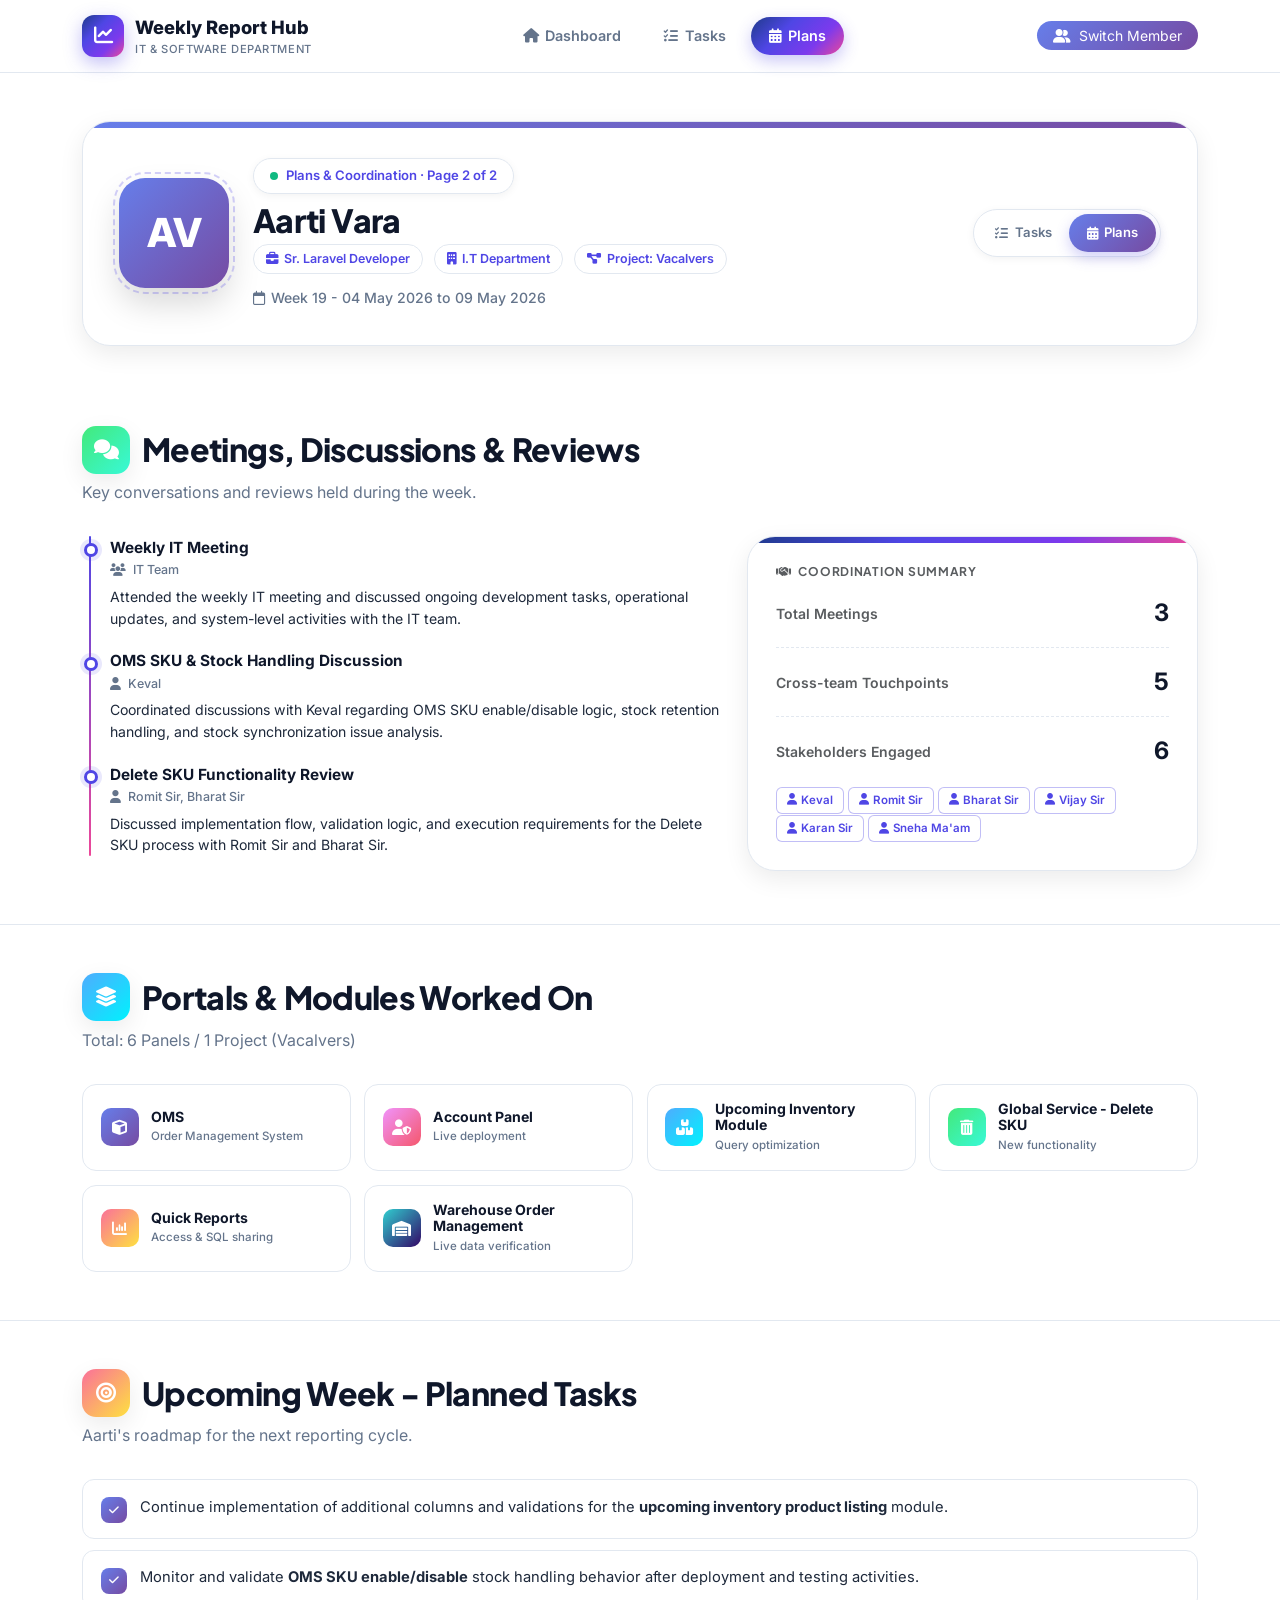
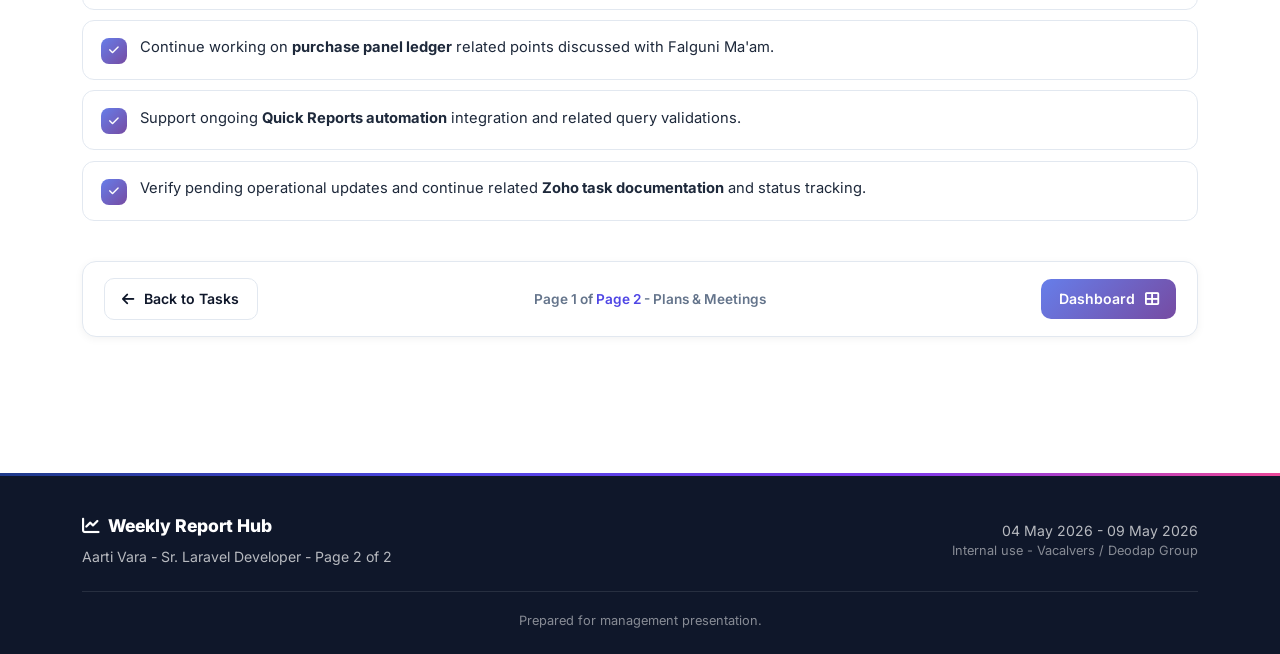
<file: aarti-page2.html>
<!DOCTYPE html>
<html lang="en">
<head>
<meta charset="UTF-8">
<meta name="viewport" content="width=device-width, initial-scale=1.0">
<title>Aarti Vara - Meetings &amp; Plans | Weekly Report</title>
<link rel="preconnect" href="https://fonts.googleapis.com">
<link rel="preconnect" href="https://fonts.gstatic.com" crossorigin>
<link href="https://fonts.googleapis.com/css2?family=Inter:wght@400;500;600;700&family=Plus+Jakarta+Sans:wght@600;700;800&display=swap" rel="stylesheet">
<link href="https://cdn.jsdelivr.net/npm/bootstrap@5.3.2/dist/css/bootstrap.min.css" rel="stylesheet">
<link href="https://cdnjs.cloudflare.com/ajax/libs/font-awesome/6.5.1/css/all.min.css" rel="stylesheet">
<link href="https://unpkg.com/aos@2.3.4/dist/aos.css" rel="stylesheet">
<link href="assets/css/style.css" rel="stylesheet">
</head>
<body>

<!-- NAVBAR -->
<nav class="app-navbar">
    <div class="container">
        <div class="d-flex align-items-center justify-content-between">
            <a href="index.html" class="brand-logo">
                <span class="brand-icon"><i class="fa-solid fa-chart-line"></i></span>
                <span>Weekly Report Hub<small>IT &amp; Software Department</small></span>
            </a>
            <div class="d-none d-lg-flex align-items-center gap-2">
                <a href="index.html" class="nav-tab"><i class="fa-solid fa-house"></i> Dashboard</a>
                <a href="aarti-page1.html" class="nav-tab"><i class="fa-solid fa-list-check"></i> Tasks</a>
                <a href="aarti-page2.html" class="nav-tab active"><i class="fa-solid fa-calendar-days"></i> Plans</a>
            </div>
            <div class="dropdown employee-switcher">
                <button class="btn btn-sm rounded-pill px-3" type="button" data-bs-toggle="dropdown" style="background: var(--grad-1); color: #fff; border: none;">
                    <i class="fa-solid fa-user-group me-1"></i> Switch Member
                </button>
                <ul class="dropdown-menu dropdown-menu-end">
                    <li><a class="dropdown-item" href="aarti-page1.html"><span class="avatar-mini grad-aarti" style="background: var(--emp-gradient);">AV</span> Aarti Vara</a></li>
                    <li><a class="dropdown-item" href="hemang-page1.html"><span class="avatar-mini grad-hemang" style="background: var(--emp-gradient);">HD</span> Hemang Dodiya</a></li>
                    <li><a class="dropdown-item" href="darshan-page1.html"><span class="avatar-mini grad-darshan" style="background: var(--emp-gradient);">DR</span> Darshan Ramani</a></li>
                    <li><a class="dropdown-item" href="keval-page1.html"><span class="avatar-mini grad-keval" style="background: var(--emp-gradient);">KK</span> Keval Kateshiya</a></li>
                    <li><a class="dropdown-item" href="karan-page1.html"><span class="avatar-mini grad-karan" style="background: var(--emp-gradient);">KN</span> Karan Nukani</a></li>
                    <li><a class="dropdown-item" href="dhaval-page1.html"><span class="avatar-mini grad-dhaval" style="background: var(--emp-gradient);">DJ</span> Dhaval Jethva</a></li>
                </ul>
            </div>
        </div>
    </div>
</nav>

<!-- HERO -->
<section class="employee-hero grad-aarti">
    <div class="hero-orbs"><div class="orb orb-1"></div><div class="orb orb-2"></div></div>
    <div class="container hero-content">
        <div class="employee-card-hero" data-aos="fade-up">
            <div class="row align-items-center g-4">
                <div class="col-auto">
                    <div class="avatar-xl">AV</div>
                </div>
                <div class="col">
                    <div class="hero-badge mb-2"><span class="pulse-dot"></span> Plans &amp; Coordination  &middot;  Page 2 of 2</div>
                    <h1 class="employee-name">Aarti Vara</h1>
                    <span class="employee-role-chip"><i class="fa-solid fa-briefcase"></i> Sr. Laravel Developer</span>
                    <span class="employee-role-chip"><i class="fa-solid fa-building"></i> I.T Department</span>
                    <span class="employee-role-chip"><i class="fa-solid fa-diagram-project"></i> Project: Vacalvers</span>
                    <div class="week-stamp"><i class="fa-regular fa-calendar"></i> Week 19  -  04 May 2026 to 09 May 2026</div>
                </div>
                <div class="col-12 col-md-auto">
                    <div class="page-tabs">
                        <a href="aarti-page1.html"><i class="fa-solid fa-list-check"></i> Tasks</a>
                        <a href="aarti-page2.html" class="active"><i class="fa-solid fa-calendar-days"></i> Plans</a>
                    </div>
                </div>
            </div>
        </div>
    </div>
</section>

<!-- MEETINGS / DISCUSSIONS -->
<section class="section-block">
    <div class="container">
        <div class="mb-4" data-aos="fade-up">
            <h2 class="section-title"><span class="title-icon" style="background: var(--grad-4);"><i class="fa-solid fa-comments"></i></span> Meetings, Discussions &amp; Reviews</h2>
            <p class="section-subtitle">Key conversations and reviews held during the week.</p>
        </div>

        <div class="row g-4">
            <div class="col-lg-7" data-aos="fade-up">
                <div class="timeline">
                    <div class="timeline-item">
                        <div class="t-title">Weekly IT Meeting</div>
                        <div class="t-meta"><i class="fa-solid fa-users me-1"></i> IT Team</div>
                        <div class="t-desc">Attended the weekly IT meeting and discussed ongoing development tasks, operational updates, and system-level activities with the IT team.</div>
                    </div>
                    <div class="timeline-item">
                        <div class="t-title">OMS SKU &amp; Stock Handling Discussion</div>
                        <div class="t-meta"><i class="fa-solid fa-user me-1"></i> Keval</div>
                        <div class="t-desc">Coordinated discussions with Keval regarding OMS SKU enable/disable logic, stock retention handling, and stock synchronization issue analysis.</div>
                    </div>
                    <div class="timeline-item">
                        <div class="t-title">Delete SKU Functionality Review</div>
                        <div class="t-meta"><i class="fa-solid fa-user me-1"></i> Romit Sir, Bharat Sir</div>
                        <div class="t-desc">Discussed implementation flow, validation logic, and execution requirements for the Delete SKU process with Romit Sir and Bharat Sir.</div>
                    </div>
                </div>
            </div>

            <div class="col-lg-5" data-aos="fade-left">
                <div class="employee-card-hero" style="padding: 1.75rem;">
                    <h6 class="text-muted text-uppercase fw-bold mb-3" style="font-size: 0.75rem; letter-spacing: 0.06em;"><i class="fa-solid fa-handshake me-1"></i> Coordination Summary</h6>
                    <div class="d-flex justify-content-between align-items-center mb-3 pb-3" style="border-bottom: 1px dashed var(--border);">
                        <span class="text-muted small fw-semibold">Total Meetings</span>
                        <span class="fw-bold fs-4" data-count="3">0</span>
                    </div>
                    <div class="d-flex justify-content-between align-items-center mb-3 pb-3" style="border-bottom: 1px dashed var(--border);">
                        <span class="text-muted small fw-semibold">Cross-team Touchpoints</span>
                        <span class="fw-bold fs-4" data-count="5">0</span>
                    </div>
                    <div class="d-flex justify-content-between align-items-center">
                        <span class="text-muted small fw-semibold">Stakeholders Engaged</span>
                        <span class="fw-bold fs-4" data-count="6">0</span>
                    </div>
                    <div class="meta-tags mt-3">
                        <span class="meta-tag primary"><i class="fa-solid fa-user"></i> Keval</span>
                        <span class="meta-tag primary"><i class="fa-solid fa-user"></i> Romit Sir</span>
                        <span class="meta-tag primary"><i class="fa-solid fa-user"></i> Bharat Sir</span>
                        <span class="meta-tag primary"><i class="fa-solid fa-user"></i> Vijay Sir</span>
                        <span class="meta-tag primary"><i class="fa-solid fa-user"></i> Karan Sir</span>
                        <span class="meta-tag primary"><i class="fa-solid fa-user"></i> Sneha Ma'am</span>
                    </div>
                </div>
            </div>
        </div>
    </div>
</section>

<!-- PORTALS -->
<section class="section-block alt">
    <div class="container">
        <div class="mb-4" data-aos="fade-up">
            <h2 class="section-title"><span class="title-icon" style="background: var(--grad-3);"><i class="fa-solid fa-layer-group"></i></span> Portals &amp; Modules Worked On</h2>
            <p class="section-subtitle">Total: 6 Panels  /  1 Project (Vacalvers)</p>
        </div>

        <div class="portal-grid" data-aos="fade-up">
            <div class="portal-chip">
                <div class="pc-icon" style="background: var(--grad-1);"><i class="fa-solid fa-cube"></i></div>
                <div><div class="pc-name">OMS</div><div class="pc-sub">Order Management System</div></div>
            </div>
            <div class="portal-chip">
                <div class="pc-icon" style="background: var(--grad-2);"><i class="fa-solid fa-user-shield"></i></div>
                <div><div class="pc-name">Account Panel</div><div class="pc-sub">Live deployment</div></div>
            </div>
            <div class="portal-chip">
                <div class="pc-icon" style="background: var(--grad-3);"><i class="fa-solid fa-boxes-stacked"></i></div>
                <div><div class="pc-name">Upcoming Inventory Module</div><div class="pc-sub">Query optimization</div></div>
            </div>
            <div class="portal-chip">
                <div class="pc-icon" style="background: var(--grad-4);"><i class="fa-solid fa-trash-can"></i></div>
                <div><div class="pc-name">Global Service - Delete SKU</div><div class="pc-sub">New functionality</div></div>
            </div>
            <div class="portal-chip">
                <div class="pc-icon" style="background: var(--grad-5);"><i class="fa-solid fa-chart-column"></i></div>
                <div><div class="pc-name">Quick Reports</div><div class="pc-sub">Access &amp; SQL sharing</div></div>
            </div>
            <div class="portal-chip">
                <div class="pc-icon" style="background: var(--grad-6);"><i class="fa-solid fa-warehouse"></i></div>
                <div><div class="pc-name">Warehouse Order Management</div><div class="pc-sub">Live data verification</div></div>
            </div>
        </div>
    </div>
</section>

<!-- UPCOMING -->
<section class="section-block">
    <div class="container">
        <div class="mb-4" data-aos="fade-up">
            <h2 class="section-title"><span class="title-icon" style="background: var(--grad-5);"><i class="fa-solid fa-bullseye"></i></span> Upcoming Week - Planned Tasks</h2>
            <p class="section-subtitle">Aarti's roadmap for the next reporting cycle.</p>
        </div>

        <ul class="task-list" data-aos="fade-up">
            <li>
                <span class="task-icon"><i class="fa-solid fa-check"></i></span>
                <span>Continue implementation of additional columns and validations for the <strong>upcoming inventory product listing</strong> module.</span>
            </li>
            <li>
                <span class="task-icon"><i class="fa-solid fa-check"></i></span>
                <span>Monitor and validate <strong>OMS SKU enable/disable</strong> stock handling behavior after deployment and testing activities.</span>
            </li>
            <li>
                <span class="task-icon"><i class="fa-solid fa-check"></i></span>
                <span>Continue working on <strong>purchase panel ledger</strong> related points discussed with Falguni Ma'am.</span>
            </li>
            <li>
                <span class="task-icon"><i class="fa-solid fa-check"></i></span>
                <span>Support ongoing <strong>Quick Reports automation</strong> integration and related query validations.</span>
            </li>
            <li>
                <span class="task-icon"><i class="fa-solid fa-check"></i></span>
                <span>Verify pending operational updates and continue related <strong>Zoho task documentation</strong> and status tracking.</span>
            </li>
        </ul>

        <!-- Page Nav -->
        <div class="page-nav" data-aos="fade-up">
            <a href="aarti-page1.html" class="page-nav-btn back"><i class="fa-solid fa-arrow-left"></i> Back to Tasks</a>
            <div class="page-indicator">Page 1 of <span class="active">Page 2</span>  -  Plans &amp; Meetings</div>
            <a href="index.html" class="page-nav-btn">Dashboard <i class="fa-solid fa-th-large"></i></a>
        </div>
    </div>
</section>

<!-- FOOTER -->
<footer class="app-footer">
    <div class="container">
        <div class="row align-items-center g-3">
            <div class="col-md-6">
                <div class="footer-brand"><i class="fa-solid fa-chart-line me-2"></i>Weekly Report Hub</div>
                <p>Aarti Vara - Sr. Laravel Developer - Page 2 of 2</p>
            </div>
            <div class="col-md-6 text-md-end">
                <p>04 May 2026 - 09 May 2026</p>
                <p class="footer-sm">Internal use - Vacalvers / Deodap Group</p>
            </div>
        </div>
        <div class="footer-divider"></div>
        <p class="footer-sm text-center mb-0">Prepared for management presentation.</p>
    </div>
</footer>

<script src="https://cdn.jsdelivr.net/npm/bootstrap@5.3.2/dist/js/bootstrap.bundle.min.js"></script>
<script src="https://unpkg.com/aos@2.3.4/dist/aos.js"></script>
<script src="assets/js/main.js"></script>
</body>
</html>
</file>
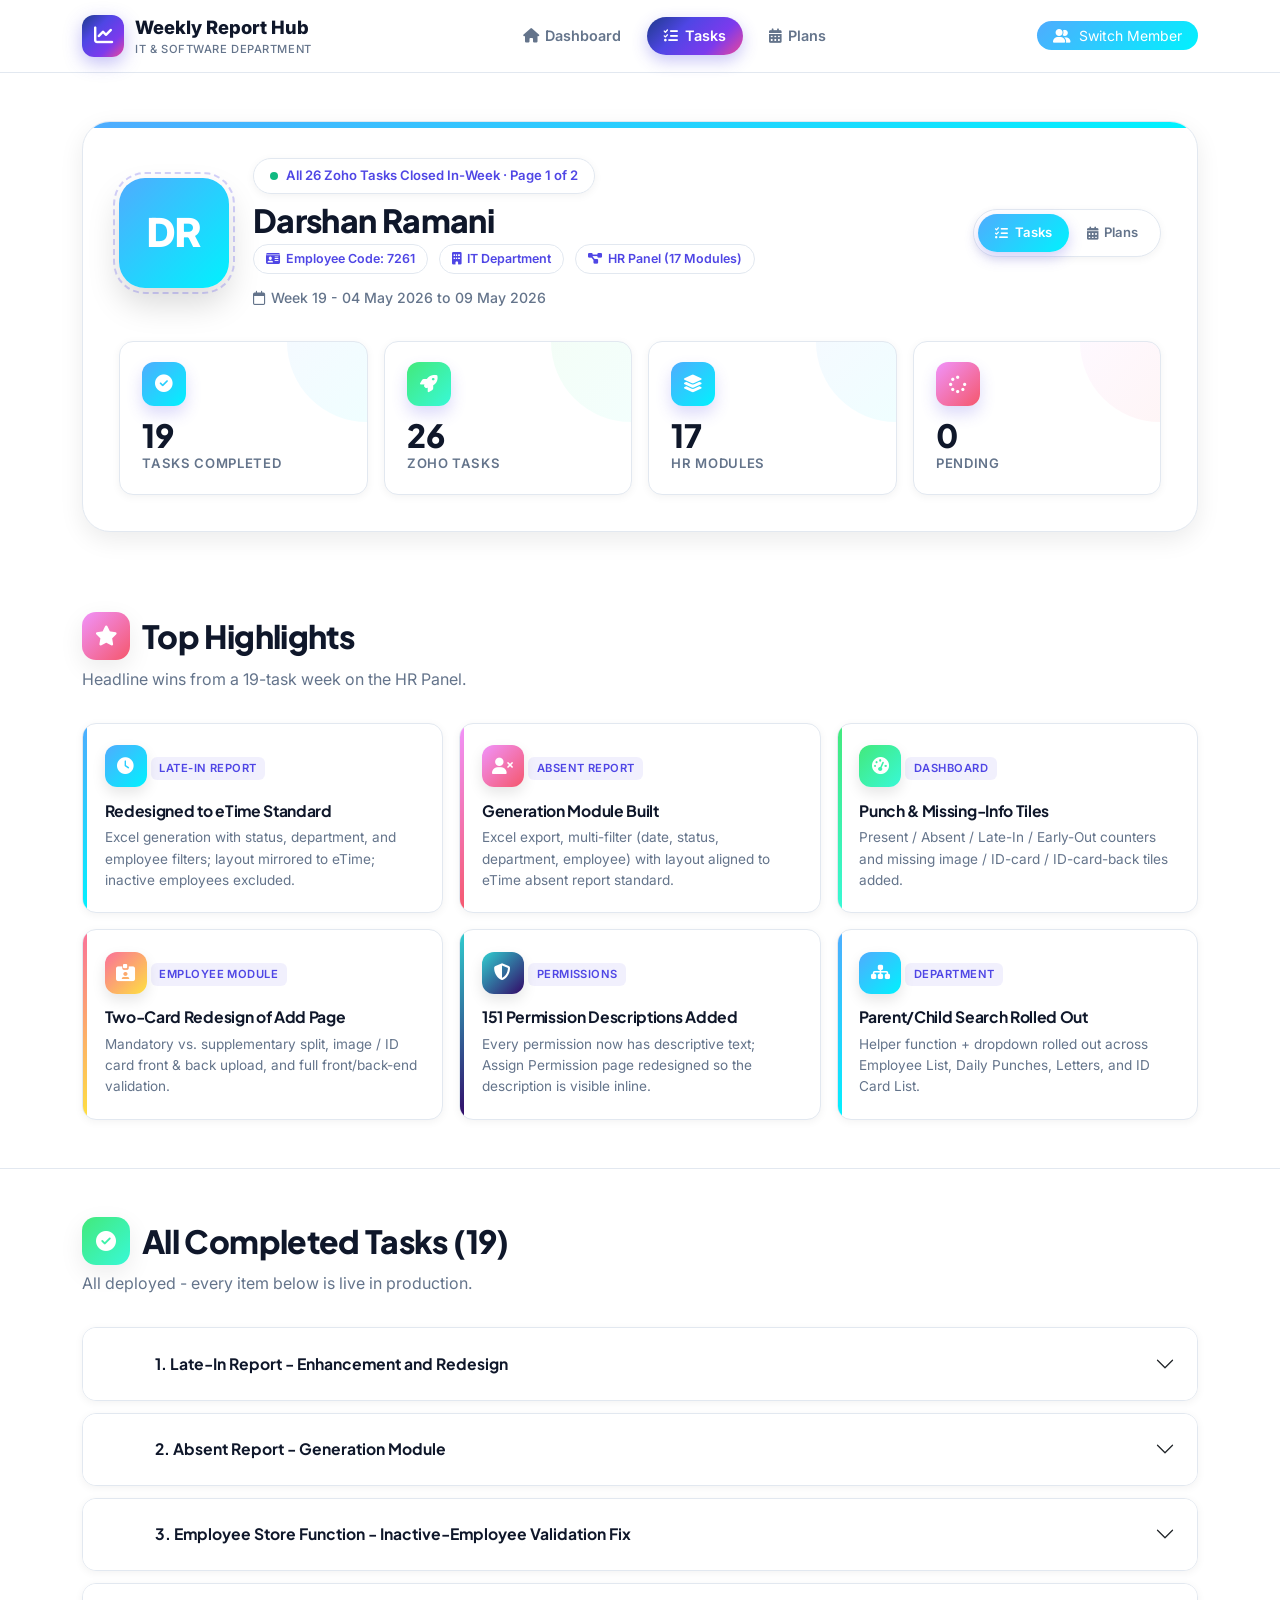
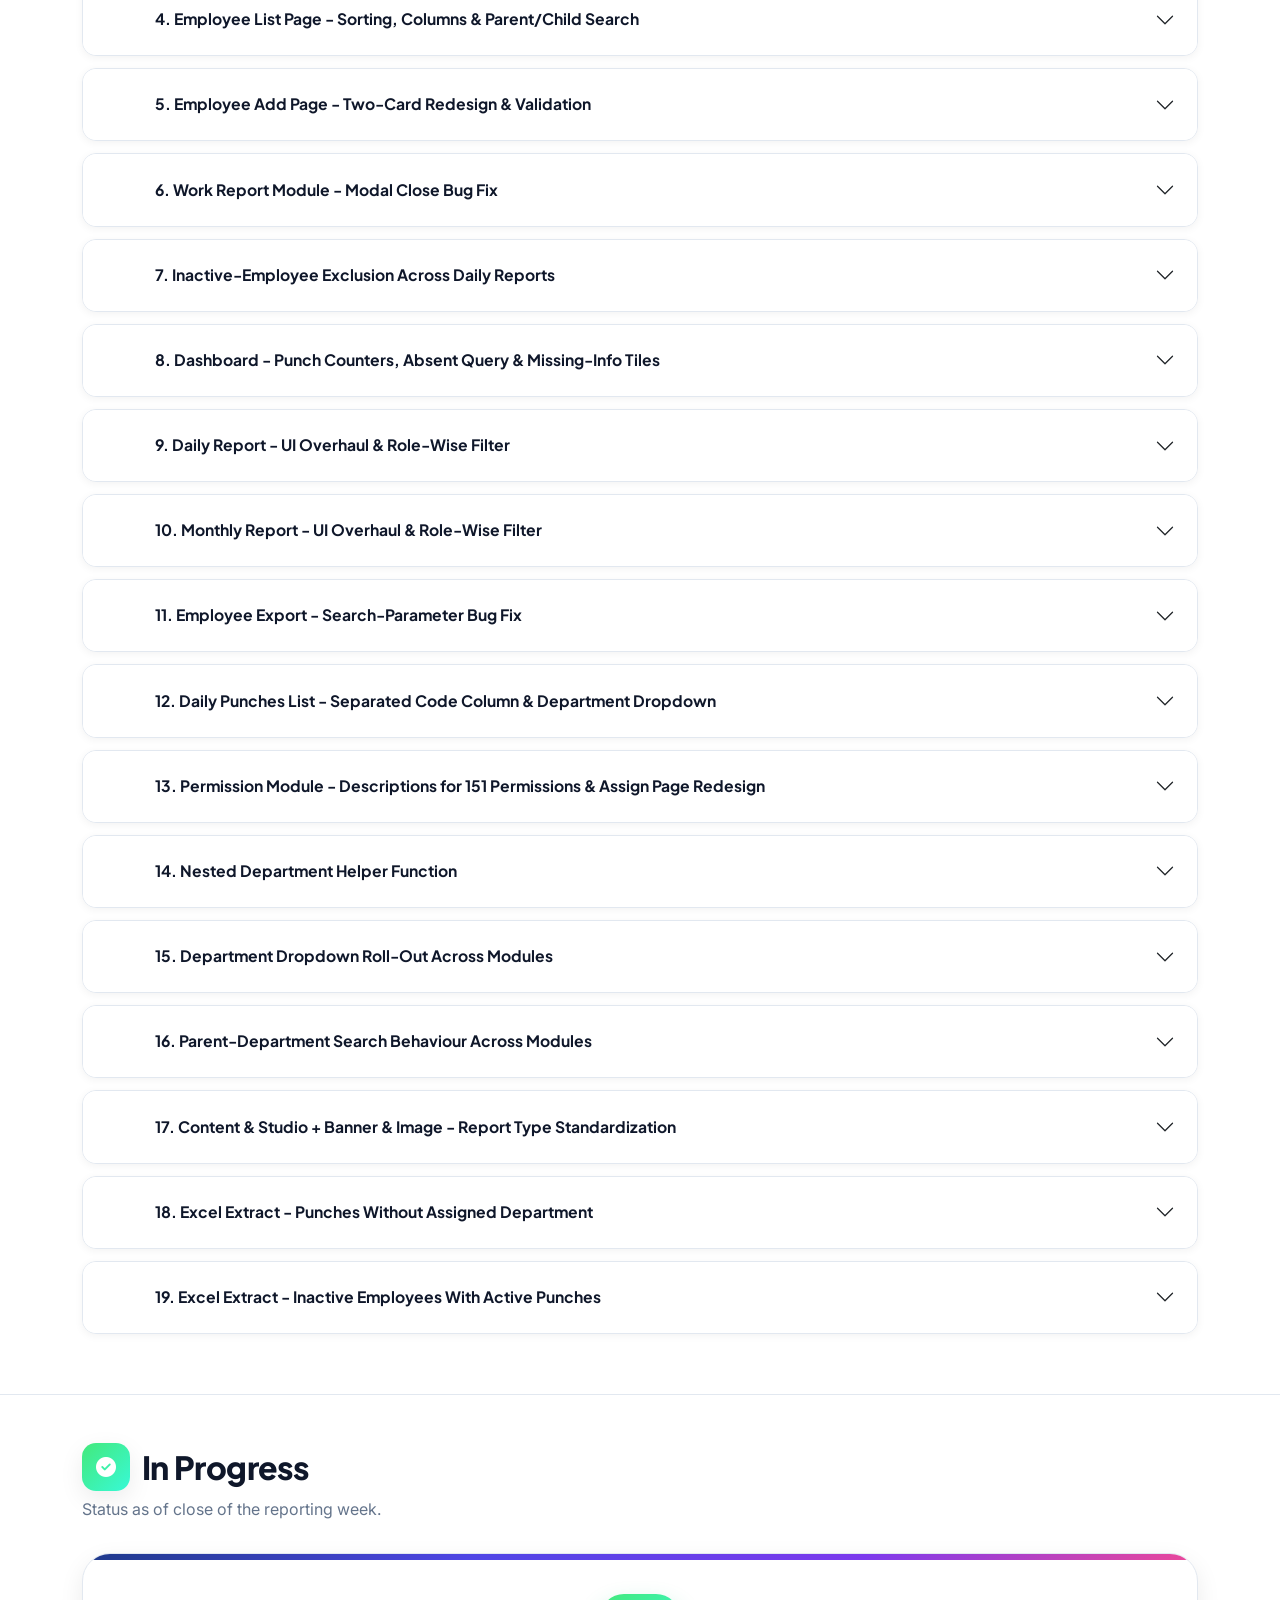
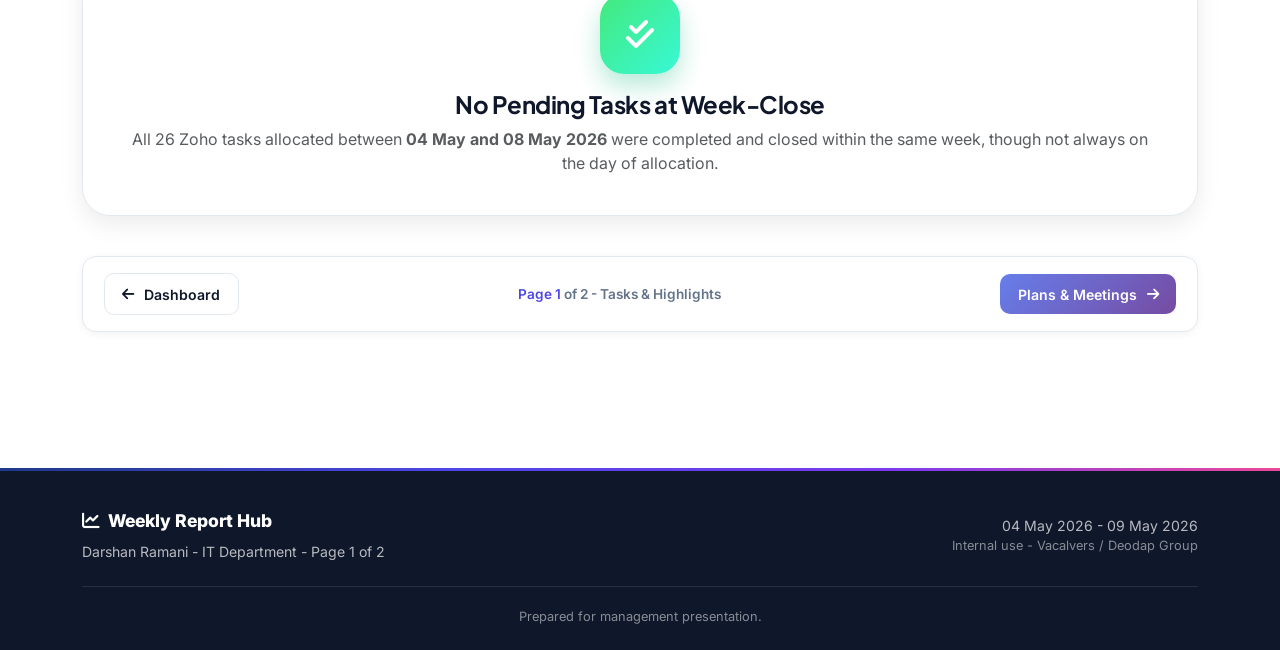
<file: darshan-page1.html>
<!DOCTYPE html>
<html lang="en">
<head>
<meta charset="UTF-8">
<meta name="viewport" content="width=device-width, initial-scale=1.0">
<title>Darshan Ramani - Tasks &amp; Highlights | Weekly Report</title>
<link rel="preconnect" href="https://fonts.googleapis.com">
<link rel="preconnect" href="https://fonts.gstatic.com" crossorigin>
<link href="https://fonts.googleapis.com/css2?family=Inter:wght@400;500;600;700&family=Plus+Jakarta+Sans:wght@600;700;800&display=swap" rel="stylesheet">
<link href="https://cdn.jsdelivr.net/npm/bootstrap@5.3.2/dist/css/bootstrap.min.css" rel="stylesheet">
<link href="https://cdnjs.cloudflare.com/ajax/libs/font-awesome/6.5.1/css/all.min.css" rel="stylesheet">
<link href="https://unpkg.com/aos@2.3.4/dist/aos.css" rel="stylesheet">
<link href="assets/css/style.css" rel="stylesheet">
</head>
<body>

<nav class="app-navbar">
    <div class="container">
        <div class="d-flex align-items-center justify-content-between">
            <a href="index.html" class="brand-logo">
                <span class="brand-icon"><i class="fa-solid fa-chart-line"></i></span>
                <span>Weekly Report Hub<small>IT &amp; Software Department</small></span>
            </a>
            <div class="d-none d-lg-flex align-items-center gap-2">
                <a href="index.html" class="nav-tab"><i class="fa-solid fa-house"></i> Dashboard</a>
                <a href="darshan-page1.html" class="nav-tab active"><i class="fa-solid fa-list-check"></i> Tasks</a>
                <a href="darshan-page2.html" class="nav-tab"><i class="fa-solid fa-calendar-days"></i> Plans</a>
            </div>
            <div class="dropdown employee-switcher">
                <button class="btn btn-sm rounded-pill px-3" type="button" data-bs-toggle="dropdown" style="background: var(--grad-3); color: #fff; border: none;">
                    <i class="fa-solid fa-user-group me-1"></i> Switch Member
                </button>
                <ul class="dropdown-menu dropdown-menu-end">
                    <li><a class="dropdown-item" href="aarti-page1.html"><span class="avatar-mini grad-aarti" style="background: var(--emp-gradient);">AV</span> Aarti Vara</a></li>
                    <li><a class="dropdown-item" href="hemang-page1.html"><span class="avatar-mini grad-hemang" style="background: var(--emp-gradient);">HD</span> Hemang Dodiya</a></li>
                    <li><a class="dropdown-item" href="darshan-page1.html"><span class="avatar-mini grad-darshan" style="background: var(--emp-gradient);">DR</span> Darshan Ramani</a></li>
                    <li><a class="dropdown-item" href="keval-page1.html"><span class="avatar-mini grad-keval" style="background: var(--emp-gradient);">KK</span> Keval Kateshiya</a></li>
                    <li><a class="dropdown-item" href="karan-page1.html"><span class="avatar-mini grad-karan" style="background: var(--emp-gradient);">KN</span> Karan Nukani</a></li>
                    <li><a class="dropdown-item" href="dhaval-page1.html"><span class="avatar-mini grad-dhaval" style="background: var(--emp-gradient);">DJ</span> Dhaval Jethva</a></li>
                </ul>
            </div>
        </div>
    </div>
</nav>

<section class="employee-hero grad-darshan">
    <div class="hero-orbs"><div class="orb orb-1"></div><div class="orb orb-2"></div></div>
    <div class="container hero-content">
        <div class="employee-card-hero" data-aos="fade-up">
            <div class="row align-items-center g-4">
                <div class="col-auto"><div class="avatar-xl">DR</div></div>
                <div class="col">
                    <div class="hero-badge mb-2"><span class="pulse-dot"></span> All 26 Zoho Tasks Closed In-Week  &middot;  Page 1 of 2</div>
                    <h1 class="employee-name">Darshan Ramani</h1>
                    <span class="employee-role-chip"><i class="fa-solid fa-id-card"></i> Employee Code: 7261</span>
                    <span class="employee-role-chip"><i class="fa-solid fa-building"></i> IT Department</span>
                    <span class="employee-role-chip"><i class="fa-solid fa-diagram-project"></i> HR Panel (17 Modules)</span>
                    <div class="week-stamp"><i class="fa-regular fa-calendar"></i> Week 19  -  04 May 2026 to 09 May 2026</div>
                </div>
                <div class="col-12 col-md-auto">
                    <div class="page-tabs">
                        <a href="darshan-page1.html" class="active"><i class="fa-solid fa-list-check"></i> Tasks</a>
                        <a href="darshan-page2.html"><i class="fa-solid fa-calendar-days"></i> Plans</a>
                    </div>
                </div>
            </div>
            <div class="row g-3 mt-3">
                <div class="col-6 col-md-3" data-aos="zoom-in" data-aos-delay="0">
                    <div class="stat-card" style="--stat-color: var(--emp-gradient);">
                        <div class="stat-icon" style="background: var(--emp-gradient);"><i class="fa-solid fa-circle-check"></i></div>
                        <div class="stat-value" data-count="19">0</div>
                        <div class="stat-label">Tasks Completed</div>
                    </div>
                </div>
                <div class="col-6 col-md-3" data-aos="zoom-in" data-aos-delay="100">
                    <div class="stat-card" style="--stat-color: var(--grad-4);">
                        <div class="stat-icon" style="background: var(--grad-4);"><i class="fa-solid fa-rocket"></i></div>
                        <div class="stat-value" data-count="26">0</div>
                        <div class="stat-label">Zoho Tasks</div>
                    </div>
                </div>
                <div class="col-6 col-md-3" data-aos="zoom-in" data-aos-delay="200">
                    <div class="stat-card" style="--stat-color: var(--grad-3);">
                        <div class="stat-icon" style="background: var(--grad-3);"><i class="fa-solid fa-layer-group"></i></div>
                        <div class="stat-value" data-count="17">0</div>
                        <div class="stat-label">HR Modules</div>
                    </div>
                </div>
                <div class="col-6 col-md-3" data-aos="zoom-in" data-aos-delay="300">
                    <div class="stat-card" style="--stat-color: var(--grad-2);">
                        <div class="stat-icon" style="background: var(--grad-2);"><i class="fa-solid fa-spinner"></i></div>
                        <div class="stat-value" data-count="0">0</div>
                        <div class="stat-label">Pending</div>
                    </div>
                </div>
            </div>
        </div>
    </div>
</section>

<!-- HIGHLIGHTS -->
<section class="section-block">
    <div class="container">
        <div class="mb-4" data-aos="fade-up">
            <h2 class="section-title"><span class="title-icon" style="background: var(--grad-2);"><i class="fa-solid fa-star"></i></span> Top Highlights</h2>
            <p class="section-subtitle">Headline wins from a 19-task week on the HR Panel.</p>
        </div>
        <div class="row g-3">
            <div class="col-md-6 col-lg-4" data-aos="fade-up" data-aos-delay="0">
                <div class="highlight-card grad-darshan" style="--card-color: var(--emp-gradient);">
                    <div class="h-icon" style="background: var(--emp-gradient);"><i class="fa-solid fa-clock"></i></div>
                    <span class="h-tag">Late-In Report</span>
                    <h6>Redesigned to eTime Standard</h6>
                    <p>Excel generation with status, department, and employee filters; layout mirrored to eTime; inactive employees excluded.</p>
                </div>
            </div>
            <div class="col-md-6 col-lg-4" data-aos="fade-up" data-aos-delay="80">
                <div class="highlight-card" style="--card-color: var(--grad-2);">
                    <div class="h-icon" style="background: var(--grad-2);"><i class="fa-solid fa-user-xmark"></i></div>
                    <span class="h-tag">Absent Report</span>
                    <h6>Generation Module Built</h6>
                    <p>Excel export, multi-filter (date, status, department, employee) with layout aligned to eTime absent report standard.</p>
                </div>
            </div>
            <div class="col-md-6 col-lg-4" data-aos="fade-up" data-aos-delay="160">
                <div class="highlight-card" style="--card-color: var(--grad-4);">
                    <div class="h-icon" style="background: var(--grad-4);"><i class="fa-solid fa-gauge-high"></i></div>
                    <span class="h-tag">Dashboard</span>
                    <h6>Punch &amp; Missing-Info Tiles</h6>
                    <p>Present / Absent / Late-In / Early-Out counters and missing image / ID-card / ID-card-back tiles added.</p>
                </div>
            </div>
            <div class="col-md-6 col-lg-4" data-aos="fade-up" data-aos-delay="0">
                <div class="highlight-card" style="--card-color: var(--grad-5);">
                    <div class="h-icon" style="background: var(--grad-5);"><i class="fa-solid fa-id-card-clip"></i></div>
                    <span class="h-tag">Employee Module</span>
                    <h6>Two-Card Redesign of Add Page</h6>
                    <p>Mandatory vs. supplementary split, image / ID card front &amp; back upload, and full front/back-end validation.</p>
                </div>
            </div>
            <div class="col-md-6 col-lg-4" data-aos="fade-up" data-aos-delay="80">
                <div class="highlight-card" style="--card-color: var(--grad-6);">
                    <div class="h-icon" style="background: var(--grad-6);"><i class="fa-solid fa-shield-halved"></i></div>
                    <span class="h-tag">Permissions</span>
                    <h6>151 Permission Descriptions Added</h6>
                    <p>Every permission now has descriptive text; Assign Permission page redesigned so the description is visible inline.</p>
                </div>
            </div>
            <div class="col-md-6 col-lg-4" data-aos="fade-up" data-aos-delay="160">
                <div class="highlight-card" style="--card-color: var(--grad-3);">
                    <div class="h-icon" style="background: var(--grad-3);"><i class="fa-solid fa-sitemap"></i></div>
                    <span class="h-tag">Department</span>
                    <h6>Parent/Child Search Rolled Out</h6>
                    <p>Helper function + dropdown rolled out across Employee List, Daily Punches, Letters, and ID Card List.</p>
                </div>
            </div>
        </div>
    </div>
</section>

<!-- COMPLETED -->
<section class="section-block alt">
    <div class="container">
        <div class="mb-4" data-aos="fade-up">
            <h2 class="section-title"><span class="title-icon" style="background: var(--grad-4);"><i class="fa-solid fa-circle-check"></i></span> All Completed Tasks (19)</h2>
            <p class="section-subtitle">All deployed - every item below is live in production.</p>
        </div>

        <div class="accordion accordion-pro" id="dAcc" data-aos="fade-up">
            <div class="accordion-item"><h3 class="accordion-header"><button class="accordion-button collapsed" data-bs-toggle="collapse" data-bs-target="#d1">
                <span class="acc-icon" style="background: var(--emp-gradient);"><i class="fa-solid fa-clock"></i></span>
                1. Late-In Report - Enhancement and Redesign
            </button></h3>
            <div id="d1" class="accordion-collapse collapse" data-bs-parent="#dAcc"><div class="accordion-body">
                <div class="acc-detail"><strong>Project:</strong> HR Panel - Late-In Report<br><strong>Action:</strong> Implemented Excel generation with status-, department-, and employee-wise filters; re-aligned the page design to mirror the eTime late-in report layout; excluded inactive employees from the listing.</div>
                <div class="meta-tags"><span class="meta-tag success"><i class="fa-solid fa-check"></i> Deployed</span></div>
            </div></div></div>

            <div class="accordion-item"><h3 class="accordion-header"><button class="accordion-button collapsed" data-bs-toggle="collapse" data-bs-target="#d2">
                <span class="acc-icon" style="background: var(--emp-gradient);"><i class="fa-solid fa-user-xmark"></i></span>
                2. Absent Report - Generation Module
            </button></h3>
            <div id="d2" class="accordion-collapse collapse" data-bs-parent="#dAcc"><div class="accordion-body">
                <div class="acc-detail"><strong>Project:</strong> HR Panel - Absent Report<br><strong>Action:</strong> Built the absent report with Excel export and filters for date, status, department, and employee list; designed the page in line with the eTime absent report standard.</div>
                <div class="meta-tags"><span class="meta-tag success"><i class="fa-solid fa-check"></i> Deployed</span></div>
            </div></div></div>

            <div class="accordion-item"><h3 class="accordion-header"><button class="accordion-button collapsed" data-bs-toggle="collapse" data-bs-target="#d3">
                <span class="acc-icon" style="background: var(--emp-gradient);"><i class="fa-solid fa-warehouse"></i></span>
                3. Employee Store Function - Inactive-Employee Validation Fix
            </button></h3>
            <div id="d3" class="accordion-collapse collapse" data-bs-parent="#dAcc"><div class="accordion-body">
                <div class="acc-detail"><strong>Project:</strong> HR Panel - Employee Module<br><strong>Action:</strong> Updated the employee store function so the warehouse-conflict error is raised only when an employee is being marked inactive and other active employees still exist in the same warehouse.</div>
                <div class="meta-tags"><span class="meta-tag success"><i class="fa-solid fa-check"></i> Deployed</span></div>
            </div></div></div>

            <div class="accordion-item"><h3 class="accordion-header"><button class="accordion-button collapsed" data-bs-toggle="collapse" data-bs-target="#d4">
                <span class="acc-icon" style="background: var(--emp-gradient);"><i class="fa-solid fa-list"></i></span>
                4. Employee List Page - Sorting, Columns &amp; Parent/Child Search
            </button></h3>
            <div id="d4" class="accordion-collapse collapse" data-bs-parent="#dAcc"><div class="accordion-body">
                <div class="acc-detail"><strong>Project:</strong> HR Panel - Employee List<br><strong>Action:</strong> Set the default sort order to created-at descending; added employee-code-wise sorting; introduced the created-at column on the listing; enabled department search so that selecting a parent department also surfaces employees from all of its child departments.</div>
                <div class="meta-tags"><span class="meta-tag success"><i class="fa-solid fa-check"></i> Deployed</span></div>
            </div></div></div>

            <div class="accordion-item"><h3 class="accordion-header"><button class="accordion-button collapsed" data-bs-toggle="collapse" data-bs-target="#d5">
                <span class="acc-icon" style="background: var(--emp-gradient);"><i class="fa-solid fa-id-card-clip"></i></span>
                5. Employee Add Page - Two-Card Redesign &amp; Validation
            </button></h3>
            <div id="d5" class="accordion-collapse collapse" data-bs-parent="#dAcc"><div class="accordion-body">
                <div class="acc-detail"><strong>Project:</strong> HR Panel - Employee Module<br><strong>Action:</strong> Redesigned the add page into a two-card layout separating mandatory fields from supplementary fields; added front-end and back-end validations; introduced image, ID card, and ID card backside upload fields.</div>
                <div class="meta-tags"><span class="meta-tag success"><i class="fa-solid fa-check"></i> Deployed</span></div>
            </div></div></div>

            <div class="accordion-item"><h3 class="accordion-header"><button class="accordion-button collapsed" data-bs-toggle="collapse" data-bs-target="#d6">
                <span class="acc-icon" style="background: var(--emp-gradient);"><i class="fa-solid fa-bug"></i></span>
                6. Work Report Module - Modal Close Bug Fix
            </button></h3>
            <div id="d6" class="accordion-collapse collapse" data-bs-parent="#dAcc"><div class="accordion-body">
                <div class="acc-detail"><strong>Project:</strong> HR Panel - Work Report<br><strong>Action:</strong> Resolved the defect that allowed users to close the submission modal before the submit process had completed.</div>
                <div class="meta-tags"><span class="meta-tag success"><i class="fa-solid fa-check"></i> Deployed</span></div>
            </div></div></div>

            <div class="accordion-item"><h3 class="accordion-header"><button class="accordion-button collapsed" data-bs-toggle="collapse" data-bs-target="#d7">
                <span class="acc-icon" style="background: var(--emp-gradient);"><i class="fa-solid fa-filter"></i></span>
                7. Inactive-Employee Exclusion Across Daily Reports
            </button></h3>
            <div id="d7" class="accordion-collapse collapse" data-bs-parent="#dAcc"><div class="accordion-body">
                <div class="acc-detail"><strong>Project:</strong> Daily Performance Report, Custom Daily Report, Late-In Report<br><strong>Action:</strong> When the status filter is not explicitly selected, inactive employees are now excluded from all listed daily reports.</div>
                <div class="meta-tags"><span class="meta-tag success"><i class="fa-solid fa-check"></i> Deployed</span></div>
            </div></div></div>

            <div class="accordion-item"><h3 class="accordion-header"><button class="accordion-button collapsed" data-bs-toggle="collapse" data-bs-target="#d8">
                <span class="acc-icon" style="background: var(--emp-gradient);"><i class="fa-solid fa-gauge-high"></i></span>
                8. Dashboard - Punch Counters, Absent Query &amp; Missing-Info Tiles
            </button></h3>
            <div id="d8" class="accordion-collapse collapse" data-bs-parent="#dAcc"><div class="accordion-body">
                <div class="acc-detail"><strong>Project:</strong> HR Panel - Dashboard<br><strong>Action:</strong> Added Present, Absent, Late-In, and Early-Out punch counters on the dashboard; refined the absent-count query across two iterations on the basis of internal recommendations; added missing image, ID card, and ID card backside count tiles.</div>
                <div class="meta-tags"><span class="meta-tag success"><i class="fa-solid fa-check"></i> Deployed</span></div>
            </div></div></div>

            <div class="accordion-item"><h3 class="accordion-header"><button class="accordion-button collapsed" data-bs-toggle="collapse" data-bs-target="#d9">
                <span class="acc-icon" style="background: var(--emp-gradient);"><i class="fa-solid fa-calendar-day"></i></span>
                9. Daily Report - UI Overhaul &amp; Role-Wise Filter
            </button></h3>
            <div id="d9" class="accordion-collapse collapse" data-bs-parent="#dAcc"><div class="accordion-body">
                <div class="acc-detail"><strong>Project:</strong> HR Panel - Daily Report<br><strong>Action:</strong> Redesigned the UI with employee search by name and code with auto-scroll-to-top behaviour; removed inactive employees from all four record types; added a role dropdown so that selecting a role filters the employee list, with the option to fetch results for an entire role when no individual employee is selected.</div>
                <div class="meta-tags"><span class="meta-tag success"><i class="fa-solid fa-check"></i> Deployed</span></div>
            </div></div></div>

            <div class="accordion-item"><h3 class="accordion-header"><button class="accordion-button collapsed" data-bs-toggle="collapse" data-bs-target="#d10">
                <span class="acc-icon" style="background: var(--emp-gradient);"><i class="fa-solid fa-calendar-week"></i></span>
                10. Monthly Report - UI Overhaul &amp; Role-Wise Filter
            </button></h3>
            <div id="d10" class="accordion-collapse collapse" data-bs-parent="#dAcc"><div class="accordion-body">
                <div class="acc-detail"><strong>Project:</strong> HR Panel - Monthly Report<br><strong>Action:</strong> Aligned the monthly report UI with the new daily report; added employee search by name and code; introduced a validation error when no date is selected; removed inactive employees; and added the role-based filter behaviour mirroring the daily report.</div>
                <div class="meta-tags"><span class="meta-tag success"><i class="fa-solid fa-check"></i> Deployed</span></div>
            </div></div></div>

            <div class="accordion-item"><h3 class="accordion-header"><button class="accordion-button collapsed" data-bs-toggle="collapse" data-bs-target="#d11">
                <span class="acc-icon" style="background: var(--emp-gradient);"><i class="fa-solid fa-file-export"></i></span>
                11. Employee Export - Search-Parameter Bug Fix
            </button></h3>
            <div id="d11" class="accordion-collapse collapse" data-bs-parent="#dAcc"><div class="accordion-body">
                <div class="acc-detail"><strong>Project:</strong> HR Panel - Employee Module<br><strong>Action:</strong> Fixed the employee export so that all active search parameters are honoured during file generation.</div>
                <div class="meta-tags"><span class="meta-tag success"><i class="fa-solid fa-check"></i> Deployed</span></div>
            </div></div></div>

            <div class="accordion-item"><h3 class="accordion-header"><button class="accordion-button collapsed" data-bs-toggle="collapse" data-bs-target="#d12">
                <span class="acc-icon" style="background: var(--emp-gradient);"><i class="fa-solid fa-table"></i></span>
                12. Daily Punches List - Separated Code Column &amp; Department Dropdown
            </button></h3>
            <div id="d12" class="accordion-collapse collapse" data-bs-parent="#dAcc"><div class="accordion-body">
                <div class="acc-detail"><strong>Project:</strong> HR Panel - Daily Punches List<br><strong>Action:</strong> Separated employee name and code into distinct columns; integrated the new parent/child department dropdown.</div>
                <div class="meta-tags"><span class="meta-tag success"><i class="fa-solid fa-check"></i> Deployed</span></div>
            </div></div></div>

            <div class="accordion-item"><h3 class="accordion-header"><button class="accordion-button collapsed" data-bs-toggle="collapse" data-bs-target="#d13">
                <span class="acc-icon" style="background: var(--emp-gradient);"><i class="fa-solid fa-shield-halved"></i></span>
                13. Permission Module - Descriptions for 151 Permissions &amp; Assign Page Redesign
            </button></h3>
            <div id="d13" class="accordion-collapse collapse" data-bs-parent="#dAcc"><div class="accordion-body">
                <div class="acc-detail"><strong>Project:</strong> HR Panel - Permission Module<br><strong>Action:</strong> Added descriptive text for all 151 permissions to clarify each one's intended scope; updated the Assign Permission page so the description is now visible under every permission.</div>
                <div class="meta-tags"><span class="meta-tag success"><i class="fa-solid fa-check"></i> Deployed</span><span class="meta-tag primary"><i class="fa-solid fa-hashtag"></i> 151 permissions</span></div>
            </div></div></div>

            <div class="accordion-item"><h3 class="accordion-header"><button class="accordion-button collapsed" data-bs-toggle="collapse" data-bs-target="#d14">
                <span class="acc-icon" style="background: var(--emp-gradient);"><i class="fa-solid fa-sitemap"></i></span>
                14. Nested Department Helper Function
            </button></h3>
            <div id="d14" class="accordion-collapse collapse" data-bs-parent="#dAcc"><div class="accordion-body">
                <div class="acc-detail"><strong>Project:</strong> HR Panel - Department Module<br><strong>Action:</strong> Created a helper function to render parent and sub-departments together in dropdowns across the panel.</div>
                <div class="meta-tags"><span class="meta-tag success"><i class="fa-solid fa-check"></i> Deployed</span></div>
            </div></div></div>

            <div class="accordion-item"><h3 class="accordion-header"><button class="accordion-button collapsed" data-bs-toggle="collapse" data-bs-target="#d15">
                <span class="acc-icon" style="background: var(--emp-gradient);"><i class="fa-solid fa-square-caret-down"></i></span>
                15. Department Dropdown Roll-Out Across Modules
            </button></h3>
            <div id="d15" class="accordion-collapse collapse" data-bs-parent="#dAcc"><div class="accordion-body">
                <div class="acc-detail"><strong>Project:</strong> Employee List, Daily Punches List, Appreciation Letter, Warning Letter, ID Card List<br><strong>Action:</strong> Integrated the new parent/child department dropdown across the listed forms and pages.</div>
                <div class="meta-tags"><span class="meta-tag success"><i class="fa-solid fa-check"></i> Deployed</span></div>
            </div></div></div>

            <div class="accordion-item"><h3 class="accordion-header"><button class="accordion-button collapsed" data-bs-toggle="collapse" data-bs-target="#d16">
                <span class="acc-icon" style="background: var(--emp-gradient);"><i class="fa-solid fa-magnifying-glass"></i></span>
                16. Parent-Department Search Behaviour Across Modules
            </button></h3>
            <div id="d16" class="accordion-collapse collapse" data-bs-parent="#dAcc"><div class="accordion-body">
                <div class="acc-detail"><strong>Project:</strong> ID Card List, Employee List, Daily Punches List<br><strong>Action:</strong> Implemented the behaviour by which selecting a parent department also retrieves records belonging to every one of its child departments.</div>
                <div class="meta-tags"><span class="meta-tag success"><i class="fa-solid fa-check"></i> Deployed</span></div>
            </div></div></div>

            <div class="accordion-item"><h3 class="accordion-header"><button class="accordion-button collapsed" data-bs-toggle="collapse" data-bs-target="#d17">
                <span class="acc-icon" style="background: var(--emp-gradient);"><i class="fa-solid fa-image"></i></span>
                17. Content &amp; Studio + Banner &amp; Image - Report Type Standardization
            </button></h3>
            <div id="d17" class="accordion-collapse collapse" data-bs-parent="#dAcc"><div class="accordion-body">
                <div class="acc-detail"><strong>Project:</strong> HR Panel - Report Configuration<br><strong>Action:</strong> Updated the report type to "Daily" for all 40 employees across the Content &amp; Studio and Banner &amp; Image teams.</div>
                <div class="meta-tags"><span class="meta-tag success"><i class="fa-solid fa-check"></i> Deployed</span><span class="meta-tag primary"><i class="fa-solid fa-users"></i> 40 employees</span></div>
            </div></div></div>

            <div class="accordion-item"><h3 class="accordion-header"><button class="accordion-button collapsed" data-bs-toggle="collapse" data-bs-target="#d18">
                <span class="acc-icon" style="background: var(--emp-gradient);"><i class="fa-solid fa-file-csv"></i></span>
                18. Excel Extract - Punches Without Assigned Department
            </button></h3>
            <div id="d18" class="accordion-collapse collapse" data-bs-parent="#dAcc"><div class="accordion-body">
                <div class="acc-detail"><strong>Project:</strong> HR Panel - Data Reconciliation<br><strong>Action:</strong> Generated an Excel file listing employees whose biometric punches are arriving but who have not yet been mapped to a department.</div>
                <div class="meta-tags"><span class="meta-tag success"><i class="fa-solid fa-share"></i> Shared</span></div>
            </div></div></div>

            <div class="accordion-item"><h3 class="accordion-header"><button class="accordion-button collapsed" data-bs-toggle="collapse" data-bs-target="#d19">
                <span class="acc-icon" style="background: var(--emp-gradient);"><i class="fa-solid fa-user-slash"></i></span>
                19. Excel Extract - Inactive Employees With Active Punches
            </button></h3>
            <div id="d19" class="accordion-collapse collapse" data-bs-parent="#dAcc"><div class="accordion-body">
                <div class="acc-detail"><strong>Project:</strong> HR Panel - Data Reconciliation<br><strong>Action:</strong> Generated an Excel file listing employees marked inactive in the HR panel whose biometric punches are still being recorded.</div>
                <div class="meta-tags"><span class="meta-tag success"><i class="fa-solid fa-share"></i> Shared</span></div>
            </div></div></div>
        </div>
    </div>
</section>

<!-- IN PROGRESS - none -->
<section class="section-block">
    <div class="container">
        <div class="mb-4" data-aos="fade-up">
            <h2 class="section-title"><span class="title-icon" style="background: var(--grad-4);"><i class="fa-solid fa-circle-check"></i></span> In Progress</h2>
            <p class="section-subtitle">Status as of close of the reporting week.</p>
        </div>
        <div class="employee-card-hero" data-aos="fade-up" style="text-align: center; padding: 2.5rem;">
            <div style="width: 80px; height: 80px; border-radius: 24px; background: var(--grad-4); color: #fff; display: inline-flex; align-items: center; justify-content: center; font-size: 2rem; margin-bottom: 1rem; box-shadow: 0 12px 24px rgba(16,185,129,0.3);">
                <i class="fa-solid fa-check-double"></i>
            </div>
            <h4 class="mb-2">No Pending Tasks at Week-Close</h4>
            <p class="text-muted mb-0">All 26 Zoho tasks allocated between <strong>04 May and 08 May 2026</strong> were completed and closed within the same week, though not always on the day of allocation.</p>
        </div>

        <div class="page-nav" data-aos="fade-up">
            <a href="index.html" class="page-nav-btn back"><i class="fa-solid fa-arrow-left"></i> Dashboard</a>
            <div class="page-indicator"><span class="active">Page 1</span> of 2  -  Tasks &amp; Highlights</div>
            <a href="darshan-page2.html" class="page-nav-btn">Plans &amp; Meetings <i class="fa-solid fa-arrow-right"></i></a>
        </div>
    </div>
</section>

<footer class="app-footer">
    <div class="container">
        <div class="row align-items-center g-3">
            <div class="col-md-6">
                <div class="footer-brand"><i class="fa-solid fa-chart-line me-2"></i>Weekly Report Hub</div>
                <p>Darshan Ramani - IT Department - Page 1 of 2</p>
            </div>
            <div class="col-md-6 text-md-end">
                <p>04 May 2026 - 09 May 2026</p>
                <p class="footer-sm">Internal use - Vacalvers / Deodap Group</p>
            </div>
        </div>
        <div class="footer-divider"></div>
        <p class="footer-sm text-center mb-0">Prepared for management presentation.</p>
    </div>
</footer>

<script src="https://cdn.jsdelivr.net/npm/bootstrap@5.3.2/dist/js/bootstrap.bundle.min.js"></script>
<script src="https://unpkg.com/aos@2.3.4/dist/aos.js"></script>
<script src="assets/js/main.js"></script>
</body>
</html>
</file>
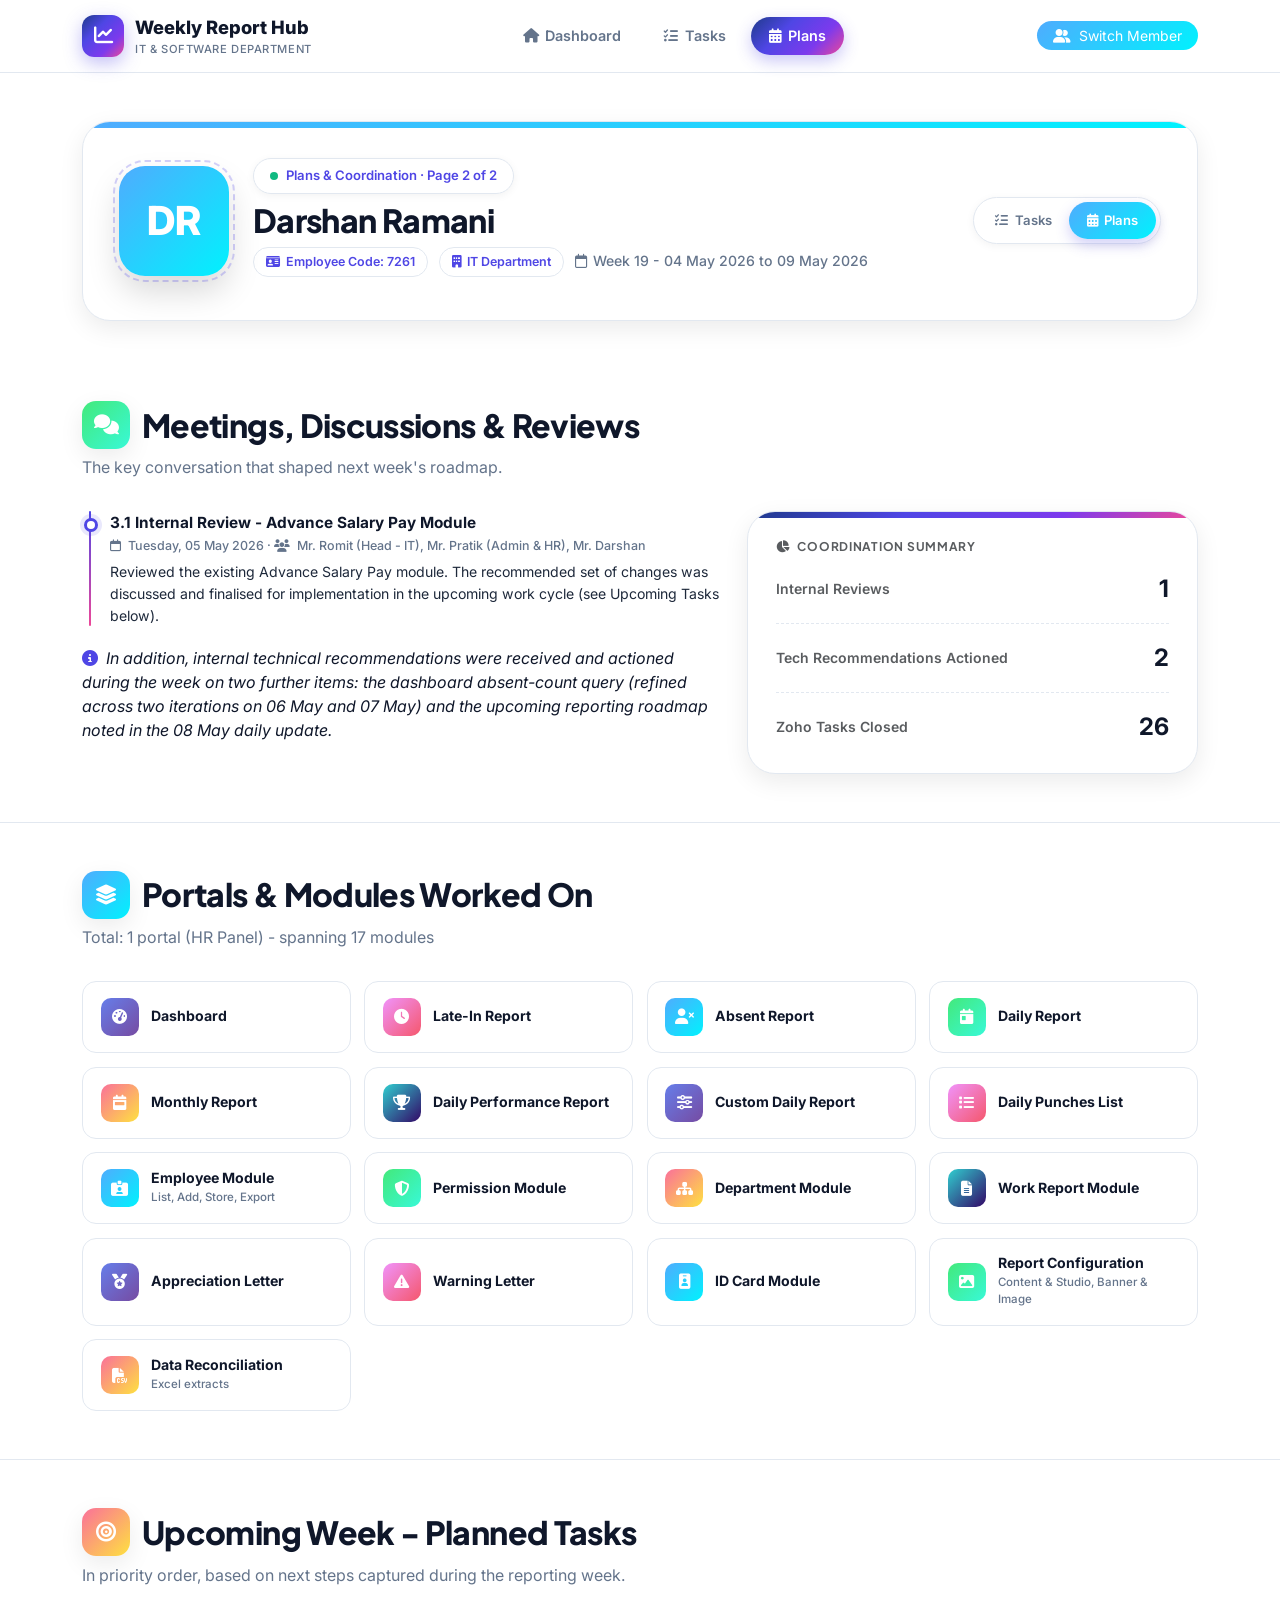
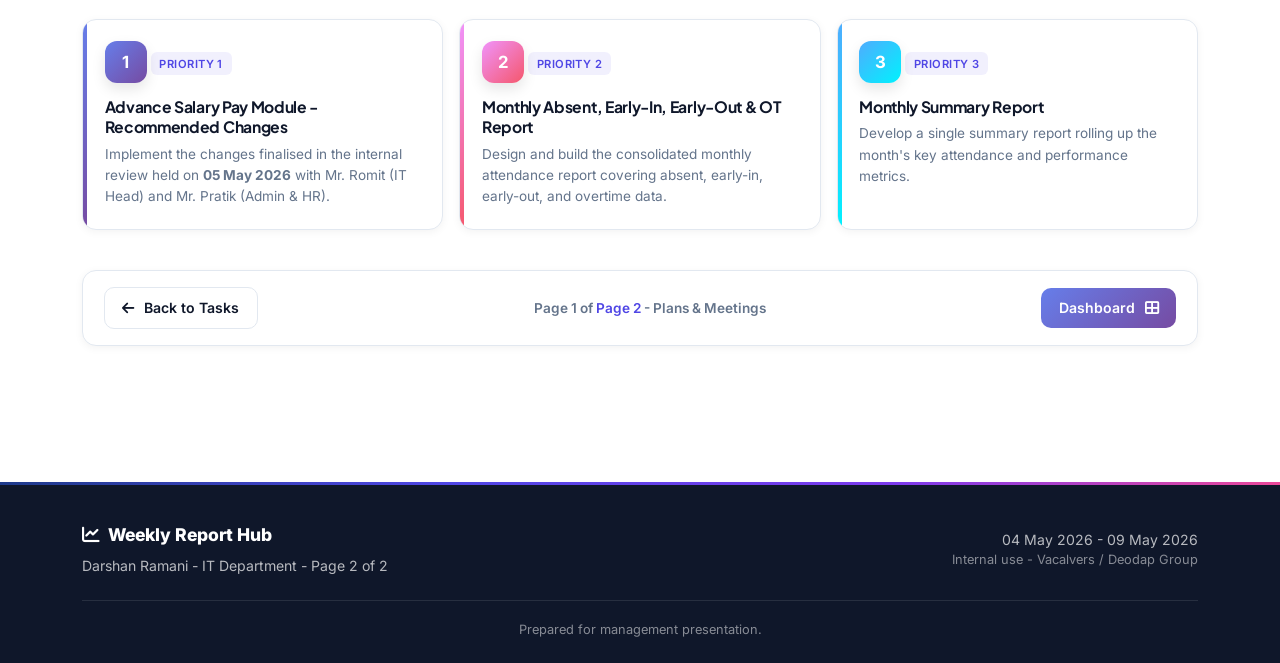
<file: darshan-page2.html>
<!DOCTYPE html>
<html lang="en">
<head>
<meta charset="UTF-8">
<meta name="viewport" content="width=device-width, initial-scale=1.0">
<title>Darshan Ramani - Meetings &amp; Plans | Weekly Report</title>
<link rel="preconnect" href="https://fonts.googleapis.com">
<link rel="preconnect" href="https://fonts.gstatic.com" crossorigin>
<link href="https://fonts.googleapis.com/css2?family=Inter:wght@400;500;600;700&family=Plus+Jakarta+Sans:wght@600;700;800&display=swap" rel="stylesheet">
<link href="https://cdn.jsdelivr.net/npm/bootstrap@5.3.2/dist/css/bootstrap.min.css" rel="stylesheet">
<link href="https://cdnjs.cloudflare.com/ajax/libs/font-awesome/6.5.1/css/all.min.css" rel="stylesheet">
<link href="https://unpkg.com/aos@2.3.4/dist/aos.css" rel="stylesheet">
<link href="assets/css/style.css" rel="stylesheet">
</head>
<body>

<nav class="app-navbar">
    <div class="container">
        <div class="d-flex align-items-center justify-content-between">
            <a href="index.html" class="brand-logo">
                <span class="brand-icon"><i class="fa-solid fa-chart-line"></i></span>
                <span>Weekly Report Hub<small>IT &amp; Software Department</small></span>
            </a>
            <div class="d-none d-lg-flex align-items-center gap-2">
                <a href="index.html" class="nav-tab"><i class="fa-solid fa-house"></i> Dashboard</a>
                <a href="darshan-page1.html" class="nav-tab"><i class="fa-solid fa-list-check"></i> Tasks</a>
                <a href="darshan-page2.html" class="nav-tab active"><i class="fa-solid fa-calendar-days"></i> Plans</a>
            </div>
            <div class="dropdown employee-switcher">
                <button class="btn btn-sm rounded-pill px-3" type="button" data-bs-toggle="dropdown" style="background: var(--grad-3); color: #fff; border: none;">
                    <i class="fa-solid fa-user-group me-1"></i> Switch Member
                </button>
                <ul class="dropdown-menu dropdown-menu-end">
                    <li><a class="dropdown-item" href="aarti-page1.html"><span class="avatar-mini grad-aarti" style="background: var(--emp-gradient);">AV</span> Aarti Vara</a></li>
                    <li><a class="dropdown-item" href="hemang-page1.html"><span class="avatar-mini grad-hemang" style="background: var(--emp-gradient);">HD</span> Hemang Dodiya</a></li>
                    <li><a class="dropdown-item" href="darshan-page1.html"><span class="avatar-mini grad-darshan" style="background: var(--emp-gradient);">DR</span> Darshan Ramani</a></li>
                    <li><a class="dropdown-item" href="keval-page1.html"><span class="avatar-mini grad-keval" style="background: var(--emp-gradient);">KK</span> Keval Kateshiya</a></li>
                    <li><a class="dropdown-item" href="karan-page1.html"><span class="avatar-mini grad-karan" style="background: var(--emp-gradient);">KN</span> Karan Nukani</a></li>
                    <li><a class="dropdown-item" href="dhaval-page1.html"><span class="avatar-mini grad-dhaval" style="background: var(--emp-gradient);">DJ</span> Dhaval Jethva</a></li>
                </ul>
            </div>
        </div>
    </div>
</nav>

<section class="employee-hero grad-darshan">
    <div class="hero-orbs"><div class="orb orb-1"></div><div class="orb orb-2"></div></div>
    <div class="container hero-content">
        <div class="employee-card-hero" data-aos="fade-up">
            <div class="row align-items-center g-4">
                <div class="col-auto"><div class="avatar-xl">DR</div></div>
                <div class="col">
                    <div class="hero-badge mb-2"><span class="pulse-dot"></span> Plans &amp; Coordination  &middot;  Page 2 of 2</div>
                    <h1 class="employee-name">Darshan Ramani</h1>
                    <span class="employee-role-chip"><i class="fa-solid fa-id-card"></i> Employee Code: 7261</span>
                    <span class="employee-role-chip"><i class="fa-solid fa-building"></i> IT Department</span>
                    <div class="week-stamp"><i class="fa-regular fa-calendar"></i> Week 19  -  04 May 2026 to 09 May 2026</div>
                </div>
                <div class="col-12 col-md-auto">
                    <div class="page-tabs">
                        <a href="darshan-page1.html"><i class="fa-solid fa-list-check"></i> Tasks</a>
                        <a href="darshan-page2.html" class="active"><i class="fa-solid fa-calendar-days"></i> Plans</a>
                    </div>
                </div>
            </div>
        </div>
    </div>
</section>

<!-- MEETINGS -->
<section class="section-block">
    <div class="container">
        <div class="mb-4" data-aos="fade-up">
            <h2 class="section-title"><span class="title-icon" style="background: var(--grad-4);"><i class="fa-solid fa-comments"></i></span> Meetings, Discussions &amp; Reviews</h2>
            <p class="section-subtitle">The key conversation that shaped next week's roadmap.</p>
        </div>

        <div class="row g-4">
            <div class="col-lg-7" data-aos="fade-up">
                <div class="timeline">
                    <div class="timeline-item">
                        <div class="t-title">3.1 Internal Review - Advance Salary Pay Module</div>
                        <div class="t-meta"><i class="fa-regular fa-calendar me-1"></i> Tuesday, 05 May 2026  &middot;  <i class="fa-solid fa-users me-1"></i> Mr. Romit (Head - IT), Mr. Pratik (Admin &amp; HR), Mr. Darshan</div>
                        <div class="t-desc">Reviewed the existing Advance Salary Pay module. The recommended set of changes was discussed and finalised for implementation in the upcoming work cycle (see Upcoming Tasks below).</div>
                    </div>
                </div>

                <div class="acc-detail mt-3" style="font-style: italic;">
                    <i class="fa-solid fa-circle-info me-1" style="color: var(--primary);"></i>
                    In addition, internal technical recommendations were received and actioned during the week on two further items: the dashboard absent-count query (refined across two iterations on 06 May and 07 May) and the upcoming reporting roadmap noted in the 08 May daily update.
                </div>
            </div>

            <div class="col-lg-5" data-aos="fade-left">
                <div class="employee-card-hero" style="padding: 1.75rem;">
                    <h6 class="text-muted text-uppercase fw-bold mb-3" style="font-size: 0.75rem; letter-spacing: 0.06em;"><i class="fa-solid fa-chart-pie me-1"></i> Coordination Summary</h6>
                    <div class="d-flex justify-content-between align-items-center mb-3 pb-3" style="border-bottom: 1px dashed var(--border);">
                        <span class="text-muted small fw-semibold">Internal Reviews</span>
                        <span class="fw-bold fs-4" data-count="1">0</span>
                    </div>
                    <div class="d-flex justify-content-between align-items-center mb-3 pb-3" style="border-bottom: 1px dashed var(--border);">
                        <span class="text-muted small fw-semibold">Tech Recommendations Actioned</span>
                        <span class="fw-bold fs-4" data-count="2">0</span>
                    </div>
                    <div class="d-flex justify-content-between align-items-center">
                        <span class="text-muted small fw-semibold">Zoho Tasks Closed</span>
                        <span class="fw-bold fs-4" data-count="26">0</span>
                    </div>
                </div>
            </div>
        </div>
    </div>
</section>

<!-- PORTALS / MODULES -->
<section class="section-block alt">
    <div class="container">
        <div class="mb-4" data-aos="fade-up">
            <h2 class="section-title"><span class="title-icon" style="background: var(--grad-3);"><i class="fa-solid fa-layer-group"></i></span> Portals &amp; Modules Worked On</h2>
            <p class="section-subtitle">Total: 1 portal (HR Panel) - spanning 17 modules</p>
        </div>

        <div class="portal-grid" data-aos="fade-up">
            <div class="portal-chip"><div class="pc-icon" style="background: var(--grad-1);"><i class="fa-solid fa-gauge-high"></i></div><div><div class="pc-name">Dashboard</div></div></div>
            <div class="portal-chip"><div class="pc-icon" style="background: var(--grad-2);"><i class="fa-solid fa-clock"></i></div><div><div class="pc-name">Late-In Report</div></div></div>
            <div class="portal-chip"><div class="pc-icon" style="background: var(--grad-3);"><i class="fa-solid fa-user-xmark"></i></div><div><div class="pc-name">Absent Report</div></div></div>
            <div class="portal-chip"><div class="pc-icon" style="background: var(--grad-4);"><i class="fa-solid fa-calendar-day"></i></div><div><div class="pc-name">Daily Report</div></div></div>
            <div class="portal-chip"><div class="pc-icon" style="background: var(--grad-5);"><i class="fa-solid fa-calendar-week"></i></div><div><div class="pc-name">Monthly Report</div></div></div>
            <div class="portal-chip"><div class="pc-icon" style="background: var(--grad-6);"><i class="fa-solid fa-trophy"></i></div><div><div class="pc-name">Daily Performance Report</div></div></div>
            <div class="portal-chip"><div class="pc-icon" style="background: var(--grad-1);"><i class="fa-solid fa-sliders"></i></div><div><div class="pc-name">Custom Daily Report</div></div></div>
            <div class="portal-chip"><div class="pc-icon" style="background: var(--grad-2);"><i class="fa-solid fa-list"></i></div><div><div class="pc-name">Daily Punches List</div></div></div>
            <div class="portal-chip"><div class="pc-icon" style="background: var(--grad-3);"><i class="fa-solid fa-id-card-clip"></i></div><div><div class="pc-name">Employee Module</div><div class="pc-sub">List, Add, Store, Export</div></div></div>
            <div class="portal-chip"><div class="pc-icon" style="background: var(--grad-4);"><i class="fa-solid fa-shield-halved"></i></div><div><div class="pc-name">Permission Module</div></div></div>
            <div class="portal-chip"><div class="pc-icon" style="background: var(--grad-5);"><i class="fa-solid fa-sitemap"></i></div><div><div class="pc-name">Department Module</div></div></div>
            <div class="portal-chip"><div class="pc-icon" style="background: var(--grad-6);"><i class="fa-solid fa-file-lines"></i></div><div><div class="pc-name">Work Report Module</div></div></div>
            <div class="portal-chip"><div class="pc-icon" style="background: var(--grad-1);"><i class="fa-solid fa-medal"></i></div><div><div class="pc-name">Appreciation Letter</div></div></div>
            <div class="portal-chip"><div class="pc-icon" style="background: var(--grad-2);"><i class="fa-solid fa-triangle-exclamation"></i></div><div><div class="pc-name">Warning Letter</div></div></div>
            <div class="portal-chip"><div class="pc-icon" style="background: var(--grad-3);"><i class="fa-solid fa-id-badge"></i></div><div><div class="pc-name">ID Card Module</div></div></div>
            <div class="portal-chip"><div class="pc-icon" style="background: var(--grad-4);"><i class="fa-solid fa-image"></i></div><div><div class="pc-name">Report Configuration</div><div class="pc-sub">Content &amp; Studio, Banner &amp; Image</div></div></div>
            <div class="portal-chip"><div class="pc-icon" style="background: var(--grad-5);"><i class="fa-solid fa-file-csv"></i></div><div><div class="pc-name">Data Reconciliation</div><div class="pc-sub">Excel extracts</div></div></div>
        </div>
    </div>
</section>

<!-- UPCOMING -->
<section class="section-block">
    <div class="container">
        <div class="mb-4" data-aos="fade-up">
            <h2 class="section-title"><span class="title-icon" style="background: var(--grad-5);"><i class="fa-solid fa-bullseye"></i></span> Upcoming Week - Planned Tasks</h2>
            <p class="section-subtitle">In priority order, based on next steps captured during the reporting week.</p>
        </div>

        <div class="row g-3" data-aos="fade-up">
            <div class="col-md-4">
                <div class="highlight-card" style="--card-color: var(--grad-1);">
                    <div class="h-icon" style="background: var(--grad-1);"><span class="fw-bold">1</span></div>
                    <span class="h-tag">Priority 1</span>
                    <h6>Advance Salary Pay Module - Recommended Changes</h6>
                    <p>Implement the changes finalised in the internal review held on <strong>05 May 2026</strong> with Mr. Romit (IT Head) and Mr. Pratik (Admin &amp; HR).</p>
                </div>
            </div>
            <div class="col-md-4">
                <div class="highlight-card" style="--card-color: var(--grad-2);">
                    <div class="h-icon" style="background: var(--grad-2);"><span class="fw-bold">2</span></div>
                    <span class="h-tag">Priority 2</span>
                    <h6>Monthly Absent, Early-In, Early-Out &amp; OT Report</h6>
                    <p>Design and build the consolidated monthly attendance report covering absent, early-in, early-out, and overtime data.</p>
                </div>
            </div>
            <div class="col-md-4">
                <div class="highlight-card" style="--card-color: var(--grad-3);">
                    <div class="h-icon" style="background: var(--grad-3);"><span class="fw-bold">3</span></div>
                    <span class="h-tag">Priority 3</span>
                    <h6>Monthly Summary Report</h6>
                    <p>Develop a single summary report rolling up the month's key attendance and performance metrics.</p>
                </div>
            </div>
        </div>

        <div class="page-nav" data-aos="fade-up">
            <a href="darshan-page1.html" class="page-nav-btn back"><i class="fa-solid fa-arrow-left"></i> Back to Tasks</a>
            <div class="page-indicator">Page 1 of <span class="active">Page 2</span>  -  Plans &amp; Meetings</div>
            <a href="index.html" class="page-nav-btn">Dashboard <i class="fa-solid fa-th-large"></i></a>
        </div>
    </div>
</section>

<footer class="app-footer">
    <div class="container">
        <div class="row align-items-center g-3">
            <div class="col-md-6">
                <div class="footer-brand"><i class="fa-solid fa-chart-line me-2"></i>Weekly Report Hub</div>
                <p>Darshan Ramani - IT Department - Page 2 of 2</p>
            </div>
            <div class="col-md-6 text-md-end">
                <p>04 May 2026 - 09 May 2026</p>
                <p class="footer-sm">Internal use - Vacalvers / Deodap Group</p>
            </div>
        </div>
        <div class="footer-divider"></div>
        <p class="footer-sm text-center mb-0">Prepared for management presentation.</p>
    </div>
</footer>

<script src="https://cdn.jsdelivr.net/npm/bootstrap@5.3.2/dist/js/bootstrap.bundle.min.js"></script>
<script src="https://unpkg.com/aos@2.3.4/dist/aos.js"></script>
<script src="assets/js/main.js"></script>
</body>
</html>
</file>
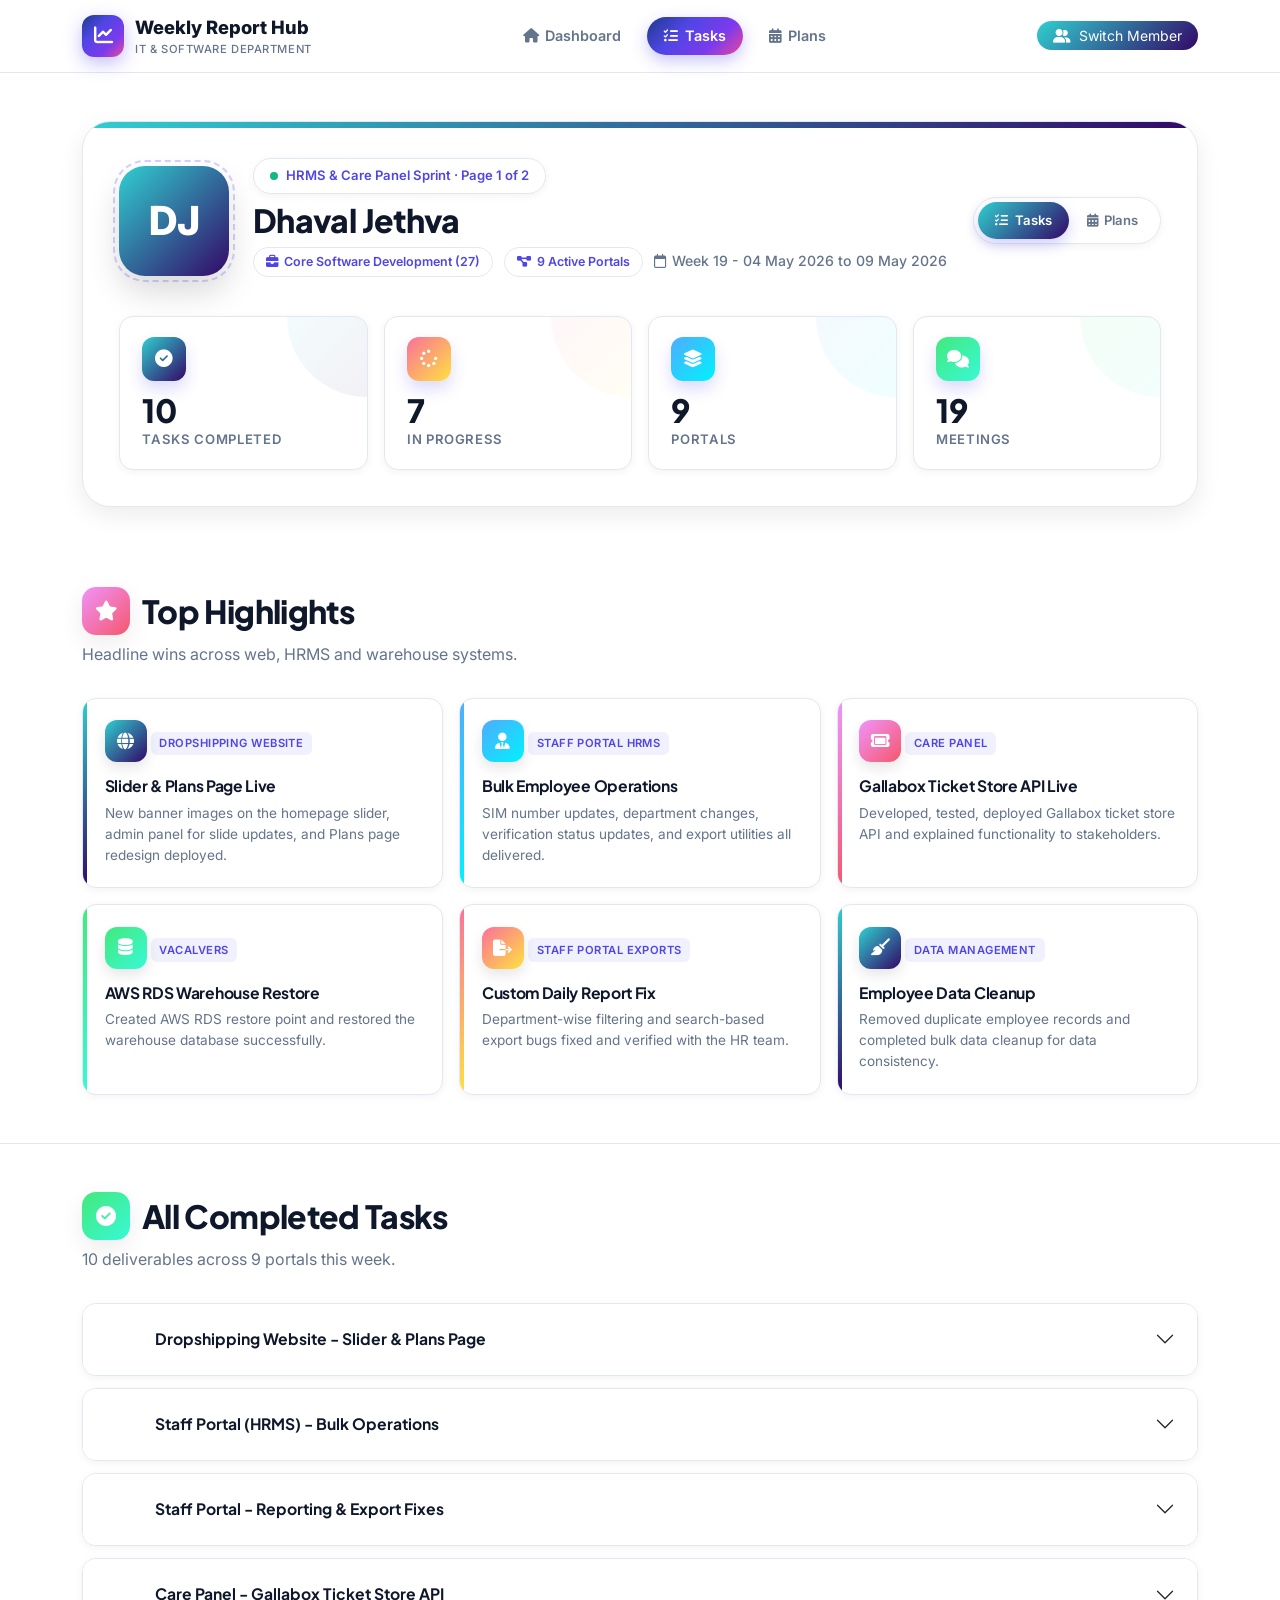
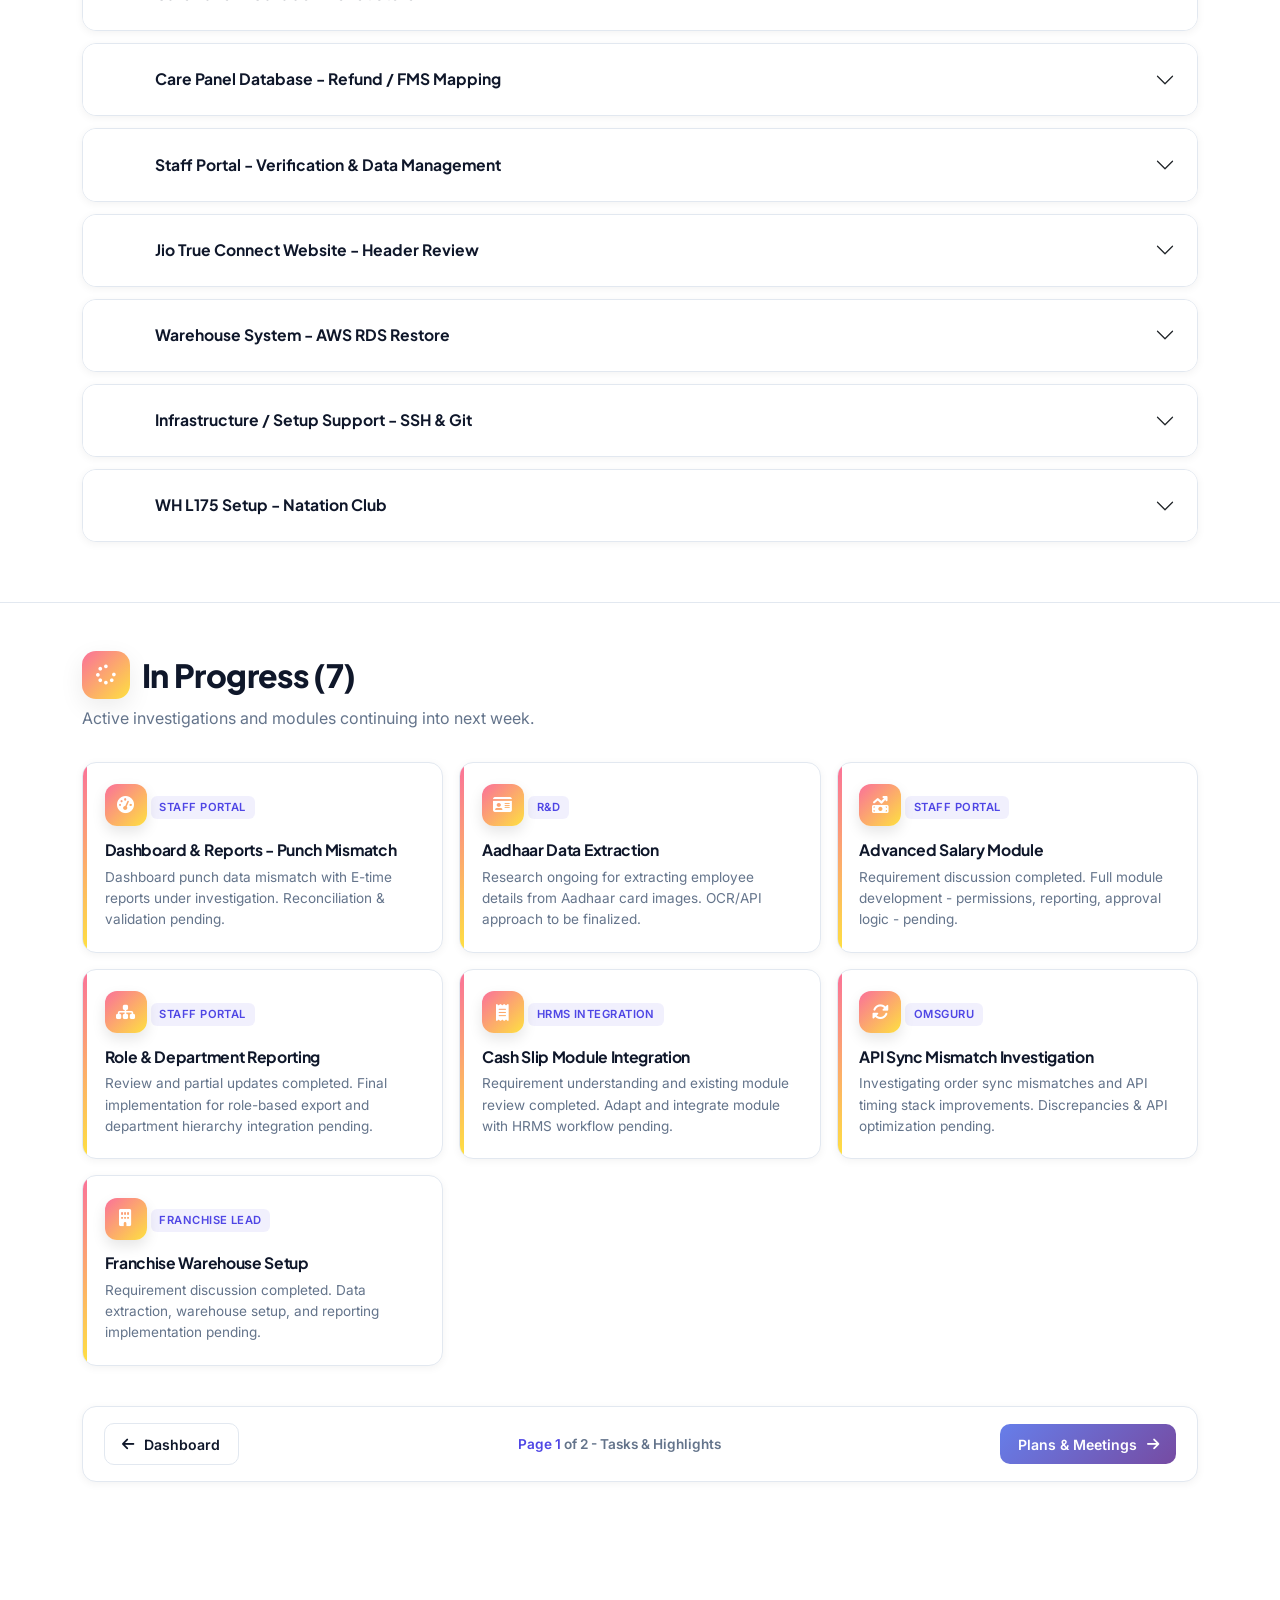
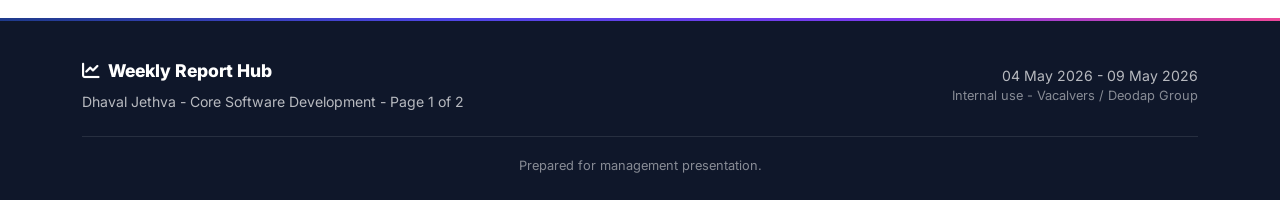
<file: dhaval-page1.html>
<!DOCTYPE html>
<html lang="en">
<head>
<meta charset="UTF-8">
<meta name="viewport" content="width=device-width, initial-scale=1.0">
<title>Dhaval Jethva - Tasks &amp; Highlights | Weekly Report</title>
<link rel="preconnect" href="https://fonts.googleapis.com">
<link rel="preconnect" href="https://fonts.gstatic.com" crossorigin>
<link href="https://fonts.googleapis.com/css2?family=Inter:wght@400;500;600;700&family=Plus+Jakarta+Sans:wght@600;700;800&display=swap" rel="stylesheet">
<link href="https://cdn.jsdelivr.net/npm/bootstrap@5.3.2/dist/css/bootstrap.min.css" rel="stylesheet">
<link href="https://cdnjs.cloudflare.com/ajax/libs/font-awesome/6.5.1/css/all.min.css" rel="stylesheet">
<link href="https://unpkg.com/aos@2.3.4/dist/aos.css" rel="stylesheet">
<link href="assets/css/style.css" rel="stylesheet">
</head>
<body>

<nav class="app-navbar">
    <div class="container">
        <div class="d-flex align-items-center justify-content-between">
            <a href="index.html" class="brand-logo">
                <span class="brand-icon"><i class="fa-solid fa-chart-line"></i></span>
                <span>Weekly Report Hub<small>IT &amp; Software Department</small></span>
            </a>
            <div class="d-none d-lg-flex align-items-center gap-2">
                <a href="index.html" class="nav-tab"><i class="fa-solid fa-house"></i> Dashboard</a>
                <a href="dhaval-page1.html" class="nav-tab active"><i class="fa-solid fa-list-check"></i> Tasks</a>
                <a href="dhaval-page2.html" class="nav-tab"><i class="fa-solid fa-calendar-days"></i> Plans</a>
            </div>
            <div class="dropdown employee-switcher">
                <button class="btn btn-sm rounded-pill px-3" type="button" data-bs-toggle="dropdown" style="background: var(--grad-6); color: #fff; border: none;">
                    <i class="fa-solid fa-user-group me-1"></i> Switch Member
                </button>
                <ul class="dropdown-menu dropdown-menu-end">
                    <li><a class="dropdown-item" href="aarti-page1.html"><span class="avatar-mini grad-aarti" style="background: var(--emp-gradient);">AV</span> Aarti Vara</a></li>
                    <li><a class="dropdown-item" href="hemang-page1.html"><span class="avatar-mini grad-hemang" style="background: var(--emp-gradient);">HD</span> Hemang Dodiya</a></li>
                    <li><a class="dropdown-item" href="darshan-page1.html"><span class="avatar-mini grad-darshan" style="background: var(--emp-gradient);">DR</span> Darshan Ramani</a></li>
                    <li><a class="dropdown-item" href="keval-page1.html"><span class="avatar-mini grad-keval" style="background: var(--emp-gradient);">KK</span> Keval Kateshiya</a></li>
                    <li><a class="dropdown-item" href="karan-page1.html"><span class="avatar-mini grad-karan" style="background: var(--emp-gradient);">KN</span> Karan Nukani</a></li>
                    <li><a class="dropdown-item" href="dhaval-page1.html"><span class="avatar-mini grad-dhaval" style="background: var(--emp-gradient);">DJ</span> Dhaval Jethva</a></li>
                </ul>
            </div>
        </div>
    </div>
</nav>

<section class="employee-hero grad-dhaval">
    <div class="hero-orbs"><div class="orb orb-1"></div><div class="orb orb-2"></div></div>
    <div class="container hero-content">
        <div class="employee-card-hero" data-aos="fade-up">
            <div class="row align-items-center g-4">
                <div class="col-auto"><div class="avatar-xl">DJ</div></div>
                <div class="col">
                    <div class="hero-badge mb-2"><span class="pulse-dot"></span> HRMS &amp; Care Panel Sprint  &middot;  Page 1 of 2</div>
                    <h1 class="employee-name">Dhaval Jethva</h1>
                    <span class="employee-role-chip"><i class="fa-solid fa-briefcase"></i> Core Software Development (27)</span>
                    <span class="employee-role-chip"><i class="fa-solid fa-diagram-project"></i> 9 Active Portals</span>
                    <div class="week-stamp"><i class="fa-regular fa-calendar"></i> Week 19  -  04 May 2026 to 09 May 2026</div>
                </div>
                <div class="col-12 col-md-auto">
                    <div class="page-tabs">
                        <a href="dhaval-page1.html" class="active"><i class="fa-solid fa-list-check"></i> Tasks</a>
                        <a href="dhaval-page2.html"><i class="fa-solid fa-calendar-days"></i> Plans</a>
                    </div>
                </div>
            </div>
            <div class="row g-3 mt-3">
                <div class="col-6 col-md-3" data-aos="zoom-in" data-aos-delay="0">
                    <div class="stat-card" style="--stat-color: var(--emp-gradient);">
                        <div class="stat-icon" style="background: var(--emp-gradient);"><i class="fa-solid fa-circle-check"></i></div>
                        <div class="stat-value" data-count="10">0</div>
                        <div class="stat-label">Tasks Completed</div>
                    </div>
                </div>
                <div class="col-6 col-md-3" data-aos="zoom-in" data-aos-delay="100">
                    <div class="stat-card" style="--stat-color: var(--grad-5);">
                        <div class="stat-icon" style="background: var(--grad-5);"><i class="fa-solid fa-spinner"></i></div>
                        <div class="stat-value" data-count="7">0</div>
                        <div class="stat-label">In Progress</div>
                    </div>
                </div>
                <div class="col-6 col-md-3" data-aos="zoom-in" data-aos-delay="200">
                    <div class="stat-card" style="--stat-color: var(--grad-3);">
                        <div class="stat-icon" style="background: var(--grad-3);"><i class="fa-solid fa-layer-group"></i></div>
                        <div class="stat-value" data-count="9">0</div>
                        <div class="stat-label">Portals</div>
                    </div>
                </div>
                <div class="col-6 col-md-3" data-aos="zoom-in" data-aos-delay="300">
                    <div class="stat-card" style="--stat-color: var(--grad-4);">
                        <div class="stat-icon" style="background: var(--grad-4);"><i class="fa-solid fa-comments"></i></div>
                        <div class="stat-value" data-count="19">0</div>
                        <div class="stat-label">Meetings</div>
                    </div>
                </div>
            </div>
        </div>
    </div>
</section>

<!-- HIGHLIGHTS -->
<section class="section-block">
    <div class="container">
        <div class="mb-4" data-aos="fade-up">
            <h2 class="section-title"><span class="title-icon" style="background: var(--grad-2);"><i class="fa-solid fa-star"></i></span> Top Highlights</h2>
            <p class="section-subtitle">Headline wins across web, HRMS and warehouse systems.</p>
        </div>
        <div class="row g-3">
            <div class="col-md-6 col-lg-4" data-aos="fade-up" data-aos-delay="0">
                <div class="highlight-card grad-dhaval" style="--card-color: var(--emp-gradient);">
                    <div class="h-icon" style="background: var(--emp-gradient);"><i class="fa-solid fa-globe"></i></div>
                    <span class="h-tag">Dropshipping Website</span>
                    <h6>Slider &amp; Plans Page Live</h6>
                    <p>New banner images on the homepage slider, admin panel for slide updates, and Plans page redesign deployed.</p>
                </div>
            </div>
            <div class="col-md-6 col-lg-4" data-aos="fade-up" data-aos-delay="80">
                <div class="highlight-card" style="--card-color: var(--grad-3);">
                    <div class="h-icon" style="background: var(--grad-3);"><i class="fa-solid fa-user-tie"></i></div>
                    <span class="h-tag">Staff Portal HRMS</span>
                    <h6>Bulk Employee Operations</h6>
                    <p>SIM number updates, department changes, verification status updates, and export utilities all delivered.</p>
                </div>
            </div>
            <div class="col-md-6 col-lg-4" data-aos="fade-up" data-aos-delay="160">
                <div class="highlight-card" style="--card-color: var(--grad-2);">
                    <div class="h-icon" style="background: var(--grad-2);"><i class="fa-solid fa-ticket"></i></div>
                    <span class="h-tag">Care Panel</span>
                    <h6>Gallabox Ticket Store API Live</h6>
                    <p>Developed, tested, deployed Gallabox ticket store API and explained functionality to stakeholders.</p>
                </div>
            </div>
            <div class="col-md-6 col-lg-4" data-aos="fade-up" data-aos-delay="0">
                <div class="highlight-card" style="--card-color: var(--grad-4);">
                    <div class="h-icon" style="background: var(--grad-4);"><i class="fa-solid fa-database"></i></div>
                    <span class="h-tag">Vacalvers</span>
                    <h6>AWS RDS Warehouse Restore</h6>
                    <p>Created AWS RDS restore point and restored the warehouse database successfully.</p>
                </div>
            </div>
            <div class="col-md-6 col-lg-4" data-aos="fade-up" data-aos-delay="80">
                <div class="highlight-card" style="--card-color: var(--grad-5);">
                    <div class="h-icon" style="background: var(--grad-5);"><i class="fa-solid fa-file-export"></i></div>
                    <span class="h-tag">Staff Portal Exports</span>
                    <h6>Custom Daily Report Fix</h6>
                    <p>Department-wise filtering and search-based export bugs fixed and verified with the HR team.</p>
                </div>
            </div>
            <div class="col-md-6 col-lg-4" data-aos="fade-up" data-aos-delay="160">
                <div class="highlight-card" style="--card-color: var(--grad-6);">
                    <div class="h-icon" style="background: var(--grad-6);"><i class="fa-solid fa-broom"></i></div>
                    <span class="h-tag">Data Management</span>
                    <h6>Employee Data Cleanup</h6>
                    <p>Removed duplicate employee records and completed bulk data cleanup for data consistency.</p>
                </div>
            </div>
        </div>
    </div>
</section>

<!-- COMPLETED -->
<section class="section-block alt">
    <div class="container">
        <div class="mb-4" data-aos="fade-up">
            <h2 class="section-title"><span class="title-icon" style="background: var(--grad-4);"><i class="fa-solid fa-circle-check"></i></span> All Completed Tasks</h2>
            <p class="section-subtitle">10 deliverables across 9 portals this week.</p>
        </div>

        <div class="accordion accordion-pro" id="djAcc" data-aos="fade-up">
            <div class="accordion-item"><h3 class="accordion-header"><button class="accordion-button collapsed" data-bs-toggle="collapse" data-bs-target="#dj1">
                <span class="acc-icon" style="background: var(--emp-gradient);"><i class="fa-solid fa-globe"></i></span> Dropshipping Website - Slider &amp; Plans Page
            </button></h3><div id="dj1" class="accordion-collapse collapse" data-bs-parent="#djAcc"><div class="accordion-body">
                <div class="acc-detail">Collected new banner images and updated live homepage slider; implemented corrections and created admin panel for slide updates. Plans page redesign with new content and images. <strong>Final status:</strong> Live updates deployed successfully.</div>
                <div class="meta-tags"><span class="meta-tag success"><i class="fa-solid fa-check"></i> Live</span></div>
            </div></div></div>

            <div class="accordion-item"><h3 class="accordion-header"><button class="accordion-button collapsed" data-bs-toggle="collapse" data-bs-target="#dj2">
                <span class="acc-icon" style="background: var(--emp-gradient);"><i class="fa-solid fa-user-tie"></i></span> Staff Portal (HRMS) - Bulk Operations
            </button></h3><div id="dj2" class="accordion-collapse collapse" data-bs-parent="#djAcc"><div class="accordion-body">
                <div class="acc-detail">Executed multiple HR support tasks including bulk employee updates (SIM numbers, department changes, verification status updates) and export utilities. <strong>Final status:</strong> All requested operations completed and validated.</div>
                <div class="meta-tags"><span class="meta-tag success"><i class="fa-solid fa-check"></i> Validated</span></div>
            </div></div></div>

            <div class="accordion-item"><h3 class="accordion-header"><button class="accordion-button collapsed" data-bs-toggle="collapse" data-bs-target="#dj3">
                <span class="acc-icon" style="background: var(--emp-gradient);"><i class="fa-solid fa-file-export"></i></span> Staff Portal - Reporting &amp; Export Fixes
            </button></h3><div id="dj3" class="accordion-collapse collapse" data-bs-parent="#djAcc"><div class="accordion-body">
                <div class="acc-detail">Resolved issues in bulk employee export and custom daily report (department-wise filtering and search-based export). <strong>Final status:</strong> Bugs fixed and verified with HR team.</div>
                <div class="meta-tags"><span class="meta-tag success"><i class="fa-solid fa-check"></i> Verified</span></div>
            </div></div></div>

            <div class="accordion-item"><h3 class="accordion-header"><button class="accordion-button collapsed" data-bs-toggle="collapse" data-bs-target="#dj4">
                <span class="acc-icon" style="background: var(--emp-gradient);"><i class="fa-solid fa-ticket"></i></span> Care Panel - Gallabox Ticket Store API
            </button></h3><div id="dj4" class="accordion-collapse collapse" data-bs-parent="#djAcc"><div class="accordion-body">
                <div class="acc-detail">Developed, tested, and deployed Gallabox ticket store API. <strong>Final status:</strong> API successfully deployed and functionality explained to stakeholders.</div>
                <div class="meta-tags"><span class="meta-tag success"><i class="fa-solid fa-check"></i> Deployed</span></div>
            </div></div></div>

            <div class="accordion-item"><h3 class="accordion-header"><button class="accordion-button collapsed" data-bs-toggle="collapse" data-bs-target="#dj5">
                <span class="acc-icon" style="background: var(--emp-gradient);"><i class="fa-solid fa-database"></i></span> Care Panel Database - Refund / FMS Mapping
            </button></h3><div id="dj5" class="accordion-collapse collapse" data-bs-parent="#djAcc"><div class="accordion-body">
                <div class="acc-detail">Updated refund order issues mapped with FMS portal. <strong>Final status:</strong> Data corrections completed.</div>
                <div class="meta-tags"><span class="meta-tag success"><i class="fa-solid fa-check"></i> Corrected</span></div>
            </div></div></div>

            <div class="accordion-item"><h3 class="accordion-header"><button class="accordion-button collapsed" data-bs-toggle="collapse" data-bs-target="#dj6">
                <span class="acc-icon" style="background: var(--emp-gradient);"><i class="fa-solid fa-broom"></i></span> Staff Portal - Verification &amp; Data Management
            </button></h3><div id="dj6" class="accordion-collapse collapse" data-bs-parent="#djAcc"><div class="accordion-body">
                <div class="acc-detail">Removed duplicate employee records and completed bulk data cleanup activities. <strong>Final status:</strong> Data consistency achieved.</div>
                <div class="meta-tags"><span class="meta-tag success"><i class="fa-solid fa-check"></i> Consistent</span></div>
            </div></div></div>

            <div class="accordion-item"><h3 class="accordion-header"><button class="accordion-button collapsed" data-bs-toggle="collapse" data-bs-target="#dj7">
                <span class="acc-icon" style="background: var(--emp-gradient);"><i class="fa-solid fa-signal"></i></span> Jio True Connect Website - Header Review
            </button></h3><div id="dj7" class="accordion-collapse collapse" data-bs-parent="#djAcc"><div class="accordion-body">
                <div class="acc-detail">Reviewed portal header details and shared required updates for suspension removal. <strong>Final status:</strong> Review completed and communicated.</div>
                <div class="meta-tags"><span class="meta-tag success"><i class="fa-solid fa-check"></i> Communicated</span></div>
            </div></div></div>

            <div class="accordion-item"><h3 class="accordion-header"><button class="accordion-button collapsed" data-bs-toggle="collapse" data-bs-target="#dj8">
                <span class="acc-icon" style="background: var(--emp-gradient);"><i class="fa-solid fa-cloud"></i></span> Warehouse System - AWS RDS Restore
            </button></h3><div id="dj8" class="accordion-collapse collapse" data-bs-parent="#djAcc"><div class="accordion-body">
                <div class="acc-detail">Created AWS RDS restore point and restored warehouse database. <strong>Final status:</strong> Database restored and updated successfully.</div>
                <div class="meta-tags"><span class="meta-tag success"><i class="fa-solid fa-check"></i> Restored</span></div>
            </div></div></div>

            <div class="accordion-item"><h3 class="accordion-header"><button class="accordion-button collapsed" data-bs-toggle="collapse" data-bs-target="#dj9">
                <span class="acc-icon" style="background: var(--emp-gradient);"><i class="fa-solid fa-key"></i></span> Infrastructure / Setup Support - SSH &amp; Git
            </button></h3><div id="dj9" class="accordion-collapse collapse" data-bs-parent="#djAcc"><div class="accordion-body">
                <div class="acc-detail">Assisted in SSH key setup and project cloning on server. <strong>Final status:</strong> Setup completed successfully.</div>
                <div class="meta-tags"><span class="meta-tag success"><i class="fa-solid fa-check"></i> Setup</span></div>
            </div></div></div>

            <div class="accordion-item"><h3 class="accordion-header"><button class="accordion-button collapsed" data-bs-toggle="collapse" data-bs-target="#dj10">
                <span class="acc-icon" style="background: var(--emp-gradient);"><i class="fa-solid fa-warehouse"></i></span> WH L175 Setup - Natation Club
            </button></h3><div id="dj10" class="accordion-collapse collapse" data-bs-parent="#djAcc"><div class="accordion-body">
                <div class="acc-detail">Completed warehouse/Natation club setup. <strong>Final status:</strong> Setup finalized.</div>
                <div class="meta-tags"><span class="meta-tag success"><i class="fa-solid fa-check"></i> Finalized</span></div>
            </div></div></div>
        </div>
    </div>
</section>

<!-- IN PROGRESS -->
<section class="section-block">
    <div class="container">
        <div class="mb-4" data-aos="fade-up">
            <h2 class="section-title"><span class="title-icon" style="background: var(--grad-5);"><i class="fa-solid fa-spinner"></i></span> In Progress (7)</h2>
            <p class="section-subtitle">Active investigations and modules continuing into next week.</p>
        </div>

        <div class="row g-3">
            <div class="col-md-6 col-lg-4" data-aos="fade-up" data-aos-delay="0">
                <div class="highlight-card" style="--card-color: var(--grad-5);">
                    <div class="h-icon" style="background: var(--grad-5);"><i class="fa-solid fa-gauge-high"></i></div>
                    <span class="h-tag">Staff Portal</span>
                    <h6>Dashboard &amp; Reports - Punch Mismatch</h6>
                    <p>Dashboard punch data mismatch with E-time reports under investigation. Reconciliation &amp; validation pending.</p>
                </div>
            </div>
            <div class="col-md-6 col-lg-4" data-aos="fade-up" data-aos-delay="80">
                <div class="highlight-card" style="--card-color: var(--grad-5);">
                    <div class="h-icon" style="background: var(--grad-5);"><i class="fa-solid fa-id-card"></i></div>
                    <span class="h-tag">R&amp;D</span>
                    <h6>Aadhaar Data Extraction</h6>
                    <p>Research ongoing for extracting employee details from Aadhaar card images. OCR/API approach to be finalized.</p>
                </div>
            </div>
            <div class="col-md-6 col-lg-4" data-aos="fade-up" data-aos-delay="160">
                <div class="highlight-card" style="--card-color: var(--grad-5);">
                    <div class="h-icon" style="background: var(--grad-5);"><i class="fa-solid fa-money-bill-trend-up"></i></div>
                    <span class="h-tag">Staff Portal</span>
                    <h6>Advanced Salary Module</h6>
                    <p>Requirement discussion completed. Full module development - permissions, reporting, approval logic - pending.</p>
                </div>
            </div>
            <div class="col-md-6 col-lg-4" data-aos="fade-up" data-aos-delay="0">
                <div class="highlight-card" style="--card-color: var(--grad-5);">
                    <div class="h-icon" style="background: var(--grad-5);"><i class="fa-solid fa-sitemap"></i></div>
                    <span class="h-tag">Staff Portal</span>
                    <h6>Role &amp; Department Reporting</h6>
                    <p>Review and partial updates completed. Final implementation for role-based export and department hierarchy integration pending.</p>
                </div>
            </div>
            <div class="col-md-6 col-lg-4" data-aos="fade-up" data-aos-delay="80">
                <div class="highlight-card" style="--card-color: var(--grad-5);">
                    <div class="h-icon" style="background: var(--grad-5);"><i class="fa-solid fa-receipt"></i></div>
                    <span class="h-tag">HRMS Integration</span>
                    <h6>Cash Slip Module Integration</h6>
                    <p>Requirement understanding and existing module review completed. Adapt and integrate module with HRMS workflow pending.</p>
                </div>
            </div>
            <div class="col-md-6 col-lg-4" data-aos="fade-up" data-aos-delay="160">
                <div class="highlight-card" style="--card-color: var(--grad-5);">
                    <div class="h-icon" style="background: var(--grad-5);"><i class="fa-solid fa-rotate"></i></div>
                    <span class="h-tag">OMSGuru</span>
                    <h6>API Sync Mismatch Investigation</h6>
                    <p>Investigating order sync mismatches and API timing stack improvements. Discrepancies &amp; API optimization pending.</p>
                </div>
            </div>
            <div class="col-md-6 col-lg-4" data-aos="fade-up" data-aos-delay="0">
                <div class="highlight-card" style="--card-color: var(--grad-5);">
                    <div class="h-icon" style="background: var(--grad-5);"><i class="fa-solid fa-building"></i></div>
                    <span class="h-tag">Franchise Lead</span>
                    <h6>Franchise Warehouse Setup</h6>
                    <p>Requirement discussion completed. Data extraction, warehouse setup, and reporting implementation pending.</p>
                </div>
            </div>
        </div>

        <div class="page-nav" data-aos="fade-up">
            <a href="index.html" class="page-nav-btn back"><i class="fa-solid fa-arrow-left"></i> Dashboard</a>
            <div class="page-indicator"><span class="active">Page 1</span> of 2  -  Tasks &amp; Highlights</div>
            <a href="dhaval-page2.html" class="page-nav-btn">Plans &amp; Meetings <i class="fa-solid fa-arrow-right"></i></a>
        </div>
    </div>
</section>

<footer class="app-footer">
    <div class="container">
        <div class="row align-items-center g-3">
            <div class="col-md-6">
                <div class="footer-brand"><i class="fa-solid fa-chart-line me-2"></i>Weekly Report Hub</div>
                <p>Dhaval Jethva - Core Software Development - Page 1 of 2</p>
            </div>
            <div class="col-md-6 text-md-end">
                <p>04 May 2026 - 09 May 2026</p>
                <p class="footer-sm">Internal use - Vacalvers / Deodap Group</p>
            </div>
        </div>
        <div class="footer-divider"></div>
        <p class="footer-sm text-center mb-0">Prepared for management presentation.</p>
    </div>
</footer>

<script src="https://cdn.jsdelivr.net/npm/bootstrap@5.3.2/dist/js/bootstrap.bundle.min.js"></script>
<script src="https://unpkg.com/aos@2.3.4/dist/aos.js"></script>
<script src="assets/js/main.js"></script>
</body>
</html>
</file>
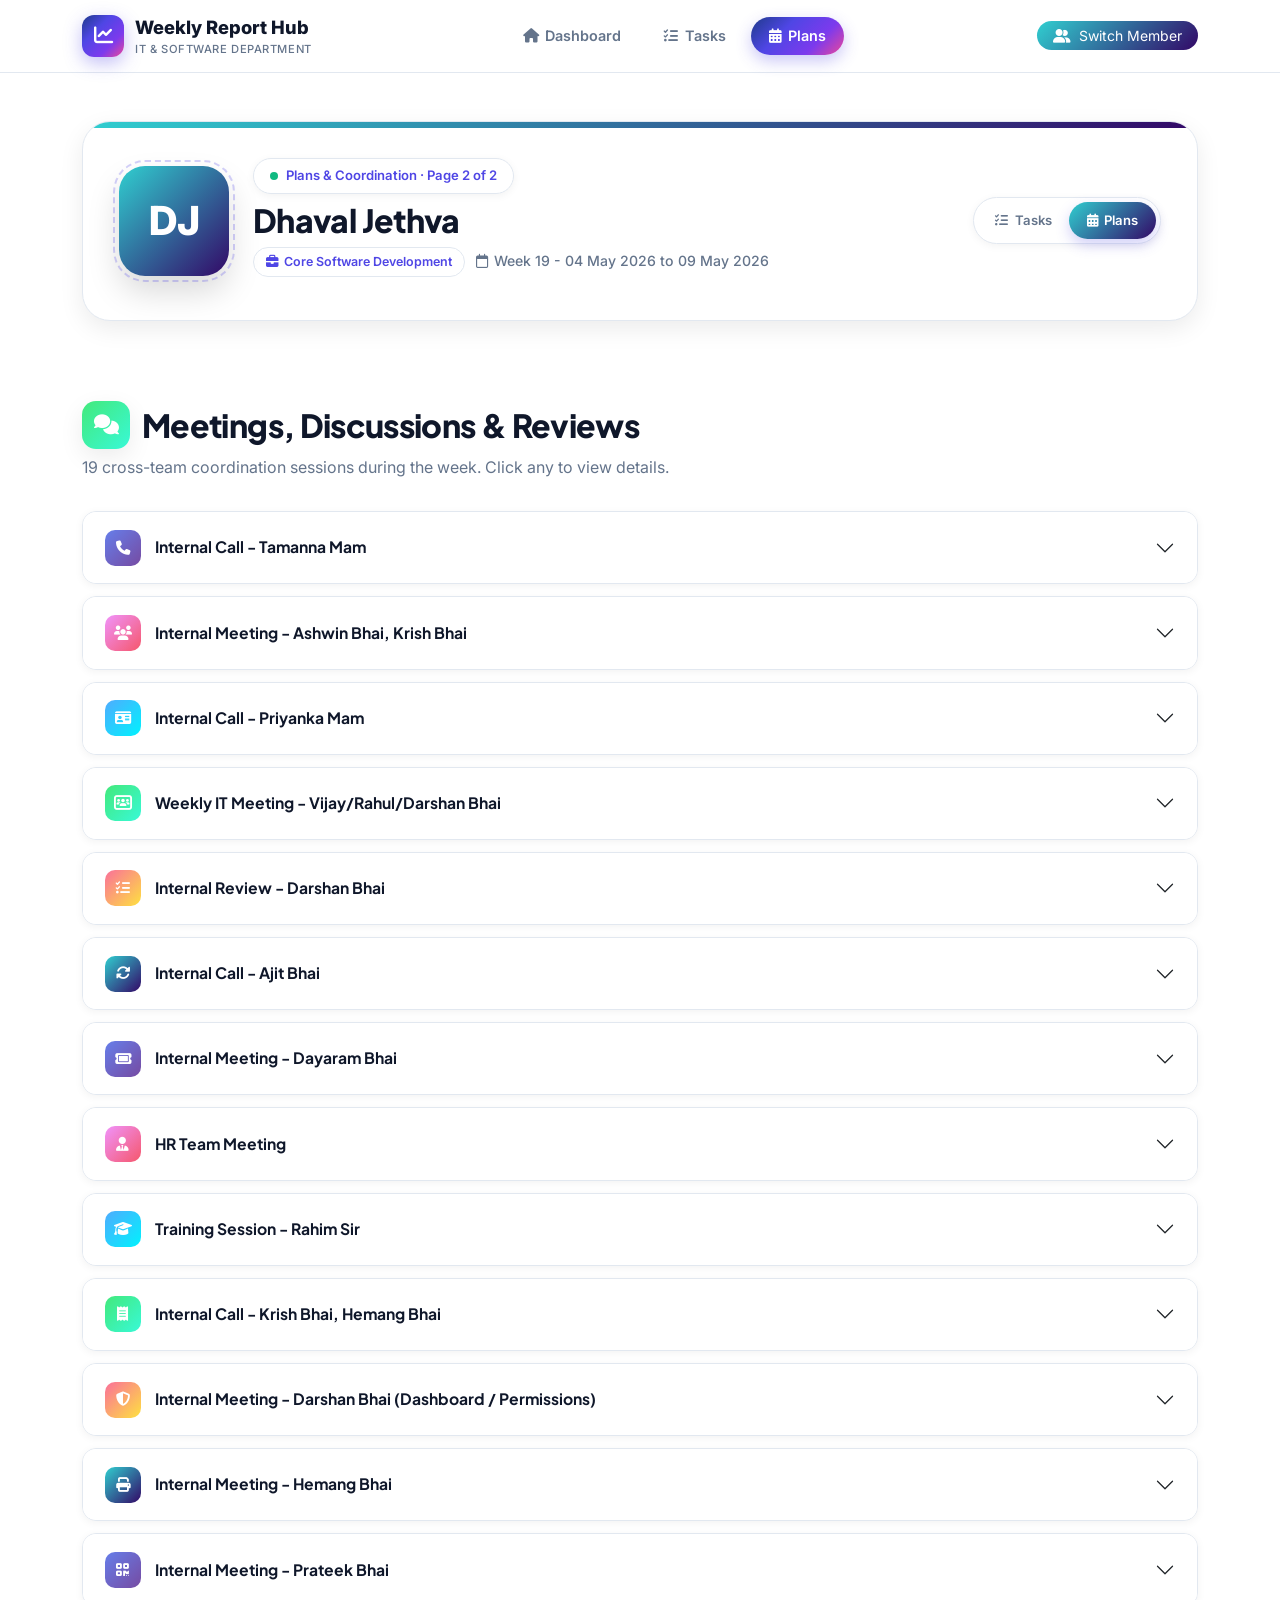
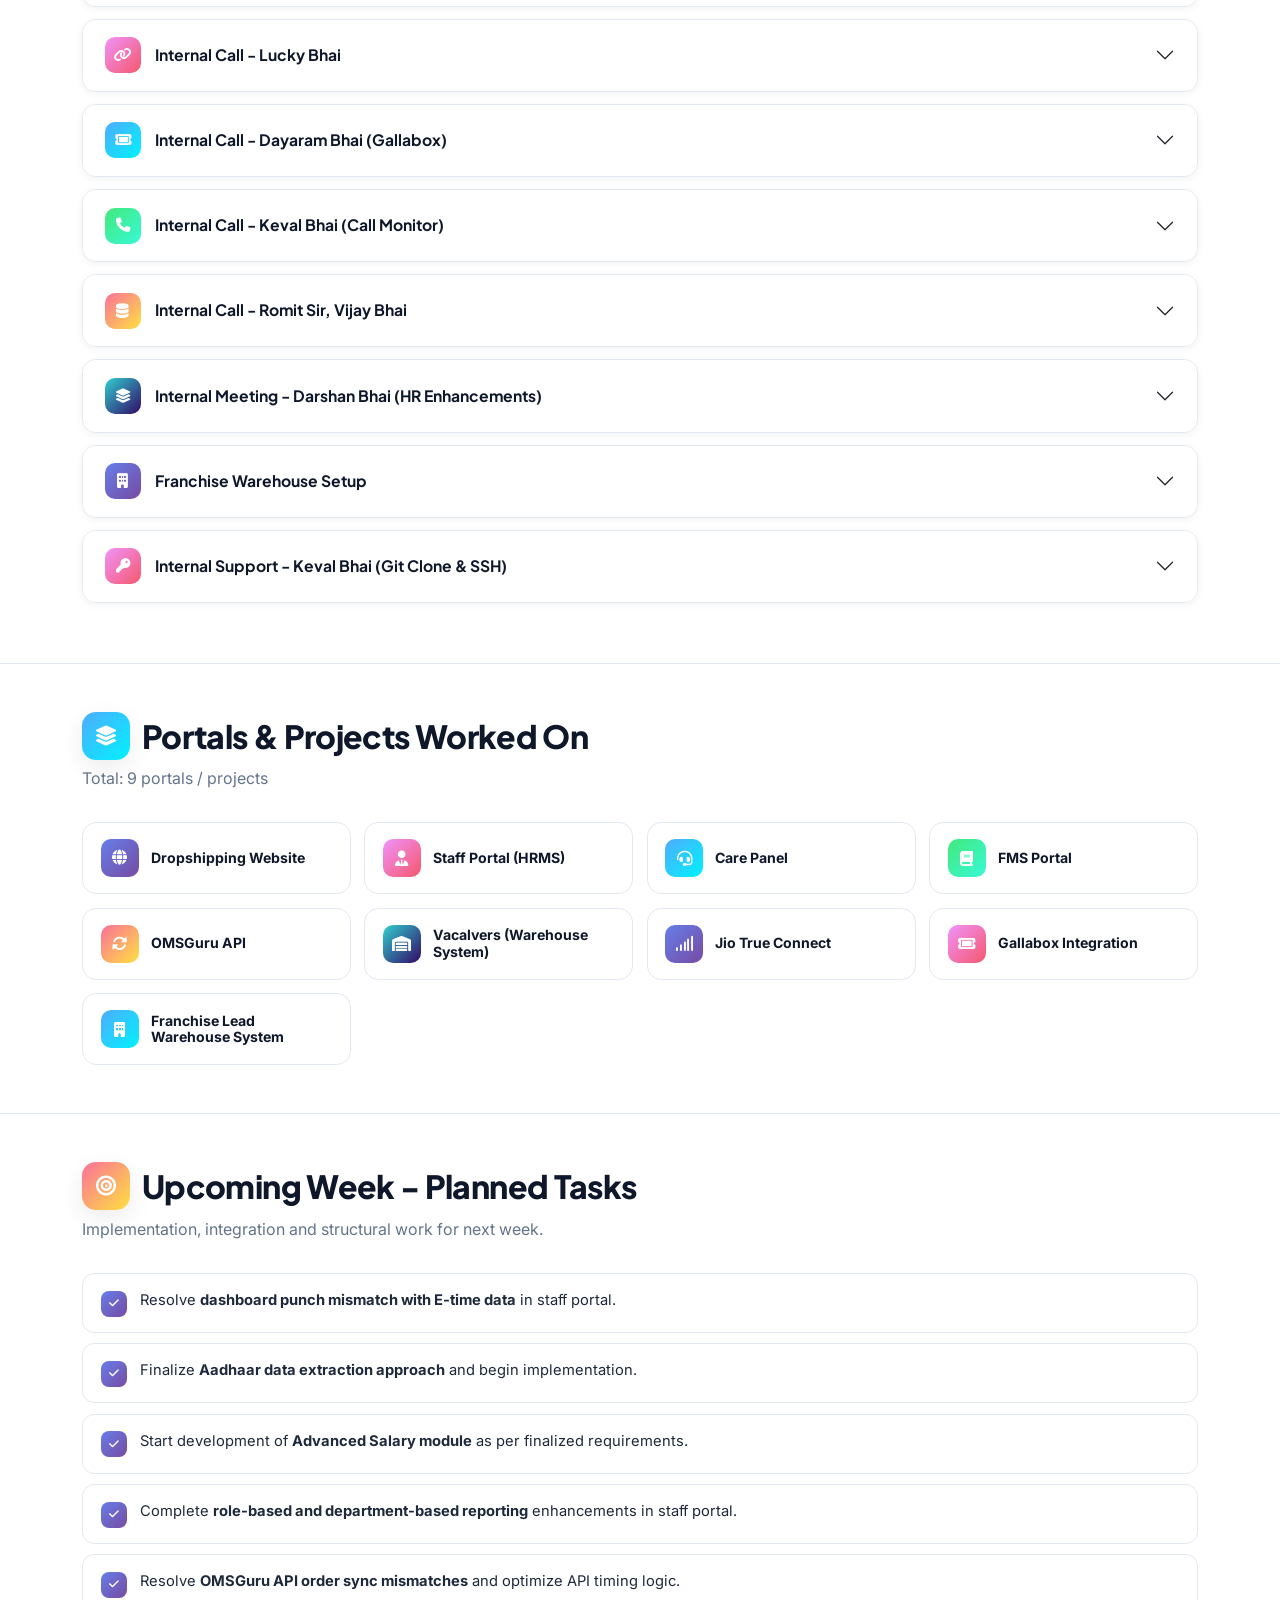
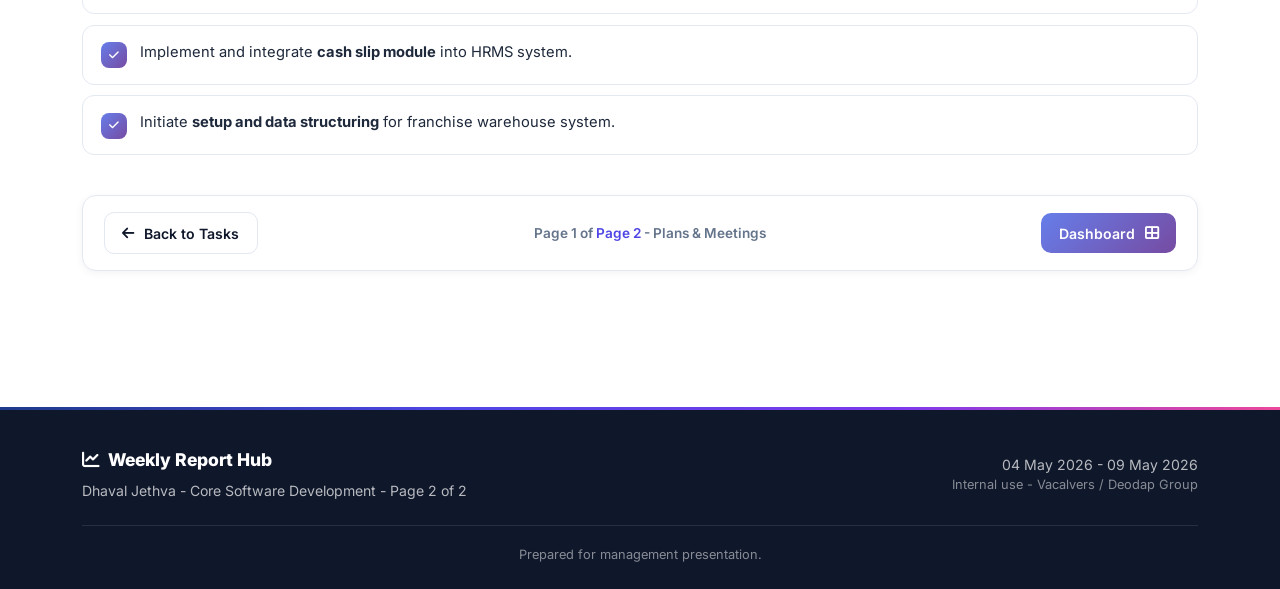
<file: dhaval-page2.html>
<!DOCTYPE html>
<html lang="en">
<head>
<meta charset="UTF-8">
<meta name="viewport" content="width=device-width, initial-scale=1.0">
<title>Dhaval Jethva - Meetings &amp; Plans | Weekly Report</title>
<link rel="preconnect" href="https://fonts.googleapis.com">
<link rel="preconnect" href="https://fonts.gstatic.com" crossorigin>
<link href="https://fonts.googleapis.com/css2?family=Inter:wght@400;500;600;700&family=Plus+Jakarta+Sans:wght@600;700;800&display=swap" rel="stylesheet">
<link href="https://cdn.jsdelivr.net/npm/bootstrap@5.3.2/dist/css/bootstrap.min.css" rel="stylesheet">
<link href="https://cdnjs.cloudflare.com/ajax/libs/font-awesome/6.5.1/css/all.min.css" rel="stylesheet">
<link href="https://unpkg.com/aos@2.3.4/dist/aos.css" rel="stylesheet">
<link href="assets/css/style.css" rel="stylesheet">
</head>
<body>

<nav class="app-navbar">
    <div class="container">
        <div class="d-flex align-items-center justify-content-between">
            <a href="index.html" class="brand-logo">
                <span class="brand-icon"><i class="fa-solid fa-chart-line"></i></span>
                <span>Weekly Report Hub<small>IT &amp; Software Department</small></span>
            </a>
            <div class="d-none d-lg-flex align-items-center gap-2">
                <a href="index.html" class="nav-tab"><i class="fa-solid fa-house"></i> Dashboard</a>
                <a href="dhaval-page1.html" class="nav-tab"><i class="fa-solid fa-list-check"></i> Tasks</a>
                <a href="dhaval-page2.html" class="nav-tab active"><i class="fa-solid fa-calendar-days"></i> Plans</a>
            </div>
            <div class="dropdown employee-switcher">
                <button class="btn btn-sm rounded-pill px-3" type="button" data-bs-toggle="dropdown" style="background: var(--grad-6); color: #fff; border: none;">
                    <i class="fa-solid fa-user-group me-1"></i> Switch Member
                </button>
                <ul class="dropdown-menu dropdown-menu-end">
                    <li><a class="dropdown-item" href="aarti-page1.html"><span class="avatar-mini grad-aarti" style="background: var(--emp-gradient);">AV</span> Aarti Vara</a></li>
                    <li><a class="dropdown-item" href="hemang-page1.html"><span class="avatar-mini grad-hemang" style="background: var(--emp-gradient);">HD</span> Hemang Dodiya</a></li>
                    <li><a class="dropdown-item" href="darshan-page1.html"><span class="avatar-mini grad-darshan" style="background: var(--emp-gradient);">DR</span> Darshan Ramani</a></li>
                    <li><a class="dropdown-item" href="keval-page1.html"><span class="avatar-mini grad-keval" style="background: var(--emp-gradient);">KK</span> Keval Kateshiya</a></li>
                    <li><a class="dropdown-item" href="karan-page1.html"><span class="avatar-mini grad-karan" style="background: var(--emp-gradient);">KN</span> Karan Nukani</a></li>
                    <li><a class="dropdown-item" href="dhaval-page1.html"><span class="avatar-mini grad-dhaval" style="background: var(--emp-gradient);">DJ</span> Dhaval Jethva</a></li>
                </ul>
            </div>
        </div>
    </div>
</nav>

<section class="employee-hero grad-dhaval">
    <div class="hero-orbs"><div class="orb orb-1"></div><div class="orb orb-2"></div></div>
    <div class="container hero-content">
        <div class="employee-card-hero" data-aos="fade-up">
            <div class="row align-items-center g-4">
                <div class="col-auto"><div class="avatar-xl">DJ</div></div>
                <div class="col">
                    <div class="hero-badge mb-2"><span class="pulse-dot"></span> Plans &amp; Coordination  &middot;  Page 2 of 2</div>
                    <h1 class="employee-name">Dhaval Jethva</h1>
                    <span class="employee-role-chip"><i class="fa-solid fa-briefcase"></i> Core Software Development</span>
                    <div class="week-stamp"><i class="fa-regular fa-calendar"></i> Week 19  -  04 May 2026 to 09 May 2026</div>
                </div>
                <div class="col-12 col-md-auto">
                    <div class="page-tabs">
                        <a href="dhaval-page1.html"><i class="fa-solid fa-list-check"></i> Tasks</a>
                        <a href="dhaval-page2.html" class="active"><i class="fa-solid fa-calendar-days"></i> Plans</a>
                    </div>
                </div>
            </div>
        </div>
    </div>
</section>

<!-- MEETINGS - 19 -->
<section class="section-block">
    <div class="container">
        <div class="mb-4" data-aos="fade-up">
            <h2 class="section-title"><span class="title-icon" style="background: var(--grad-4);"><i class="fa-solid fa-comments"></i></span> Meetings, Discussions &amp; Reviews</h2>
            <p class="section-subtitle">19 cross-team coordination sessions during the week. Click any to view details.</p>
        </div>

        <div class="accordion accordion-pro" id="djMeet" data-aos="fade-up">
            <div class="accordion-item"><h3 class="accordion-header"><button class="accordion-button collapsed" data-bs-toggle="collapse" data-bs-target="#dm1">
                <span class="acc-icon" style="background: var(--grad-1);"><i class="fa-solid fa-phone"></i></span> Internal Call - Tamanna Mam
            </button></h3><div id="dm1" class="accordion-collapse collapse" data-bs-parent="#djMeet"><div class="accordion-body">
                <div class="acc-detail">Discussed website slider dimensions, live review, and finalized plans page design content.</div>
            </div></div></div>

            <div class="accordion-item"><h3 class="accordion-header"><button class="accordion-button collapsed" data-bs-toggle="collapse" data-bs-target="#dm2">
                <span class="acc-icon" style="background: var(--grad-2);"><i class="fa-solid fa-users"></i></span> Internal Meeting - Ashwin Bhai, Krish Bhai
            </button></h3><div id="dm2" class="accordion-collapse collapse" data-bs-parent="#djMeet"><div class="accordion-body">
                <div class="acc-detail">Detailed requirement discussion for Advanced Salary module and employee verification updates.</div>
            </div></div></div>

            <div class="accordion-item"><h3 class="accordion-header"><button class="accordion-button collapsed" data-bs-toggle="collapse" data-bs-target="#dm3">
                <span class="acc-icon" style="background: var(--grad-3);"><i class="fa-solid fa-id-card"></i></span> Internal Call - Priyanka Mam
            </button></h3><div id="dm3" class="accordion-collapse collapse" data-bs-parent="#djMeet"><div class="accordion-body">
                <div class="acc-detail">Discussed Aadhaar-based employee name extraction in staff portal.</div>
            </div></div></div>

            <div class="accordion-item"><h3 class="accordion-header"><button class="accordion-button collapsed" data-bs-toggle="collapse" data-bs-target="#dm4">
                <span class="acc-icon" style="background: var(--grad-4);"><i class="fa-solid fa-users-rectangle"></i></span> Weekly IT Meeting - Vijay/Rahul/Darshan Bhai
            </button></h3><div id="dm4" class="accordion-collapse collapse" data-bs-parent="#djMeet"><div class="accordion-body">
                <div class="acc-detail">Reviewed True Connect updates, refund sync between Care &amp; FMS portals, and staff portal enhancements.</div>
            </div></div></div>

            <div class="accordion-item"><h3 class="accordion-header"><button class="accordion-button collapsed" data-bs-toggle="collapse" data-bs-target="#dm5">
                <span class="acc-icon" style="background: var(--grad-5);"><i class="fa-solid fa-list-check"></i></span> Internal Review - Darshan Bhai
            </button></h3><div id="dm5" class="accordion-collapse collapse" data-bs-parent="#djMeet"><div class="accordion-body">
                <div class="acc-detail">Reviewed completed staff portal tasks and progress.</div>
            </div></div></div>

            <div class="accordion-item"><h3 class="accordion-header"><button class="accordion-button collapsed" data-bs-toggle="collapse" data-bs-target="#dm6">
                <span class="acc-icon" style="background: var(--grad-6);"><i class="fa-solid fa-rotate"></i></span> Internal Call - Ajit Bhai
            </button></h3><div id="dm6" class="accordion-collapse collapse" data-bs-parent="#djMeet"><div class="accordion-body">
                <div class="acc-detail">Discussed refund entry status update (on hold).</div>
            </div></div></div>

            <div class="accordion-item"><h3 class="accordion-header"><button class="accordion-button collapsed" data-bs-toggle="collapse" data-bs-target="#dm7">
                <span class="acc-icon" style="background: var(--grad-1);"><i class="fa-solid fa-ticket"></i></span> Internal Meeting - Dayaram Bhai
            </button></h3><div id="dm7" class="accordion-collapse collapse" data-bs-parent="#djMeet"><div class="accordion-body">
                <div class="acc-detail">Discussed Gallabox issue mapping and API request parameters.</div>
            </div></div></div>

            <div class="accordion-item"><h3 class="accordion-header"><button class="accordion-button collapsed" data-bs-toggle="collapse" data-bs-target="#dm8">
                <span class="acc-icon" style="background: var(--grad-2);"><i class="fa-solid fa-user-tie"></i></span> HR Team Meeting
            </button></h3><div id="dm8" class="accordion-collapse collapse" data-bs-parent="#djMeet"><div class="accordion-body">
                <div class="acc-detail">Covered employee verification, Aadhaar data validation, punch mismatch issues, and data cleanup progress.</div>
            </div></div></div>

            <div class="accordion-item"><h3 class="accordion-header"><button class="accordion-button collapsed" data-bs-toggle="collapse" data-bs-target="#dm9">
                <span class="acc-icon" style="background: var(--grad-3);"><i class="fa-solid fa-graduation-cap"></i></span> Training Session - Rahim Sir
            </button></h3><div id="dm9" class="accordion-collapse collapse" data-bs-parent="#djMeet"><div class="accordion-body">
                <div class="acc-detail">Attended "Ethics @ Home, Trust @ Work" training.</div>
            </div></div></div>

            <div class="accordion-item"><h3 class="accordion-header"><button class="accordion-button collapsed" data-bs-toggle="collapse" data-bs-target="#dm10">
                <span class="acc-icon" style="background: var(--grad-4);"><i class="fa-solid fa-receipt"></i></span> Internal Call - Krish Bhai, Hemang Bhai
            </button></h3><div id="dm10" class="accordion-collapse collapse" data-bs-parent="#djMeet"><div class="accordion-body">
                <div class="acc-detail">Discussed integration of cash slip module into HR portal.</div>
            </div></div></div>

            <div class="accordion-item"><h3 class="accordion-header"><button class="accordion-button collapsed" data-bs-toggle="collapse" data-bs-target="#dm11">
                <span class="acc-icon" style="background: var(--grad-5);"><i class="fa-solid fa-shield-halved"></i></span> Internal Meeting - Darshan Bhai (Dashboard / Permissions)
            </button></h3><div id="dm11" class="accordion-collapse collapse" data-bs-parent="#djMeet"><div class="accordion-body">
                <div class="acc-detail">Reviewed dashboard queries, permissions module redesign, and department hierarchy updates.</div>
            </div></div></div>

            <div class="accordion-item"><h3 class="accordion-header"><button class="accordion-button collapsed" data-bs-toggle="collapse" data-bs-target="#dm12">
                <span class="acc-icon" style="background: var(--grad-6);"><i class="fa-solid fa-print"></i></span> Internal Meeting - Hemang Bhai
            </button></h3><div id="dm12" class="accordion-collapse collapse" data-bs-parent="#djMeet"><div class="accordion-body">
                <div class="acc-detail">Understood cash slip print tool and reviewed existing implementation.</div>
            </div></div></div>

            <div class="accordion-item"><h3 class="accordion-header"><button class="accordion-button collapsed" data-bs-toggle="collapse" data-bs-target="#dm13">
                <span class="acc-icon" style="background: var(--grad-1);"><i class="fa-solid fa-qrcode"></i></span> Internal Meeting - Prateek Bhai
            </button></h3><div id="dm13" class="accordion-collapse collapse" data-bs-parent="#djMeet"><div class="accordion-body">
                <div class="acc-detail">Discussed cash slip generation from Excel, QR-based payment flow, and HRMS integration.</div>
            </div></div></div>

            <div class="accordion-item"><h3 class="accordion-header"><button class="accordion-button collapsed" data-bs-toggle="collapse" data-bs-target="#dm14">
                <span class="acc-icon" style="background: var(--grad-2);"><i class="fa-solid fa-link"></i></span> Internal Call - Lucky Bhai
            </button></h3><div id="dm14" class="accordion-collapse collapse" data-bs-parent="#djMeet"><div class="accordion-body">
                <div class="acc-detail">Discussed duplication issue in webhook calls and mitigation approach.</div>
            </div></div></div>

            <div class="accordion-item"><h3 class="accordion-header"><button class="accordion-button collapsed" data-bs-toggle="collapse" data-bs-target="#dm15">
                <span class="acc-icon" style="background: var(--grad-3);"><i class="fa-solid fa-ticket"></i></span> Internal Call - Dayaram Bhai (Gallabox)
            </button></h3><div id="dm15" class="accordion-collapse collapse" data-bs-parent="#djMeet"><div class="accordion-body">
                <div class="acc-detail">Finalized updates required for Gallabox ticket API parameters.</div>
            </div></div></div>

            <div class="accordion-item"><h3 class="accordion-header"><button class="accordion-button collapsed" data-bs-toggle="collapse" data-bs-target="#dm16">
                <span class="acc-icon" style="background: var(--grad-4);"><i class="fa-solid fa-phone"></i></span> Internal Call - Keval Bhai (Call Monitor)
            </button></h3><div id="dm16" class="accordion-collapse collapse" data-bs-parent="#djMeet"><div class="accordion-body">
                <div class="acc-detail">Discussed call monitoring flow changes and API/local storage design.</div>
            </div></div></div>

            <div class="accordion-item"><h3 class="accordion-header"><button class="accordion-button collapsed" data-bs-toggle="collapse" data-bs-target="#dm17">
                <span class="acc-icon" style="background: var(--grad-5);"><i class="fa-solid fa-database"></i></span> Internal Call - Romit Sir, Vijay Bhai
            </button></h3><div id="dm17" class="accordion-collapse collapse" data-bs-parent="#djMeet"><div class="accordion-body">
                <div class="acc-detail">Planned database restore strategy and execution for warehouse system.</div>
            </div></div></div>

            <div class="accordion-item"><h3 class="accordion-header"><button class="accordion-button collapsed" data-bs-toggle="collapse" data-bs-target="#dm18">
                <span class="acc-icon" style="background: var(--grad-6);"><i class="fa-solid fa-layer-group"></i></span> Internal Meeting - Darshan Bhai (HR Enhancements)
            </button></h3><div id="dm18" class="accordion-collapse collapse" data-bs-parent="#djMeet"><div class="accordion-body">
                <div class="acc-detail">Reviewed HR portal enhancements including level/grade, punch-based activation, and reporting updates.</div>
            </div></div></div>

            <div class="accordion-item"><h3 class="accordion-header"><button class="accordion-button collapsed" data-bs-toggle="collapse" data-bs-target="#dm19">
                <span class="acc-icon" style="background: var(--grad-1);"><i class="fa-solid fa-building"></i></span> Franchise Warehouse Setup
            </button></h3><div id="dm19" class="accordion-collapse collapse" data-bs-parent="#djMeet"><div class="accordion-body">
                <div class="acc-detail"><strong>Attendees:</strong> Samir Sir, Kanji Bhai, Jasmin Bhai. Discussed new warehouse setup for franchise leads and reporting requirements.</div>
            </div></div></div>

            <div class="accordion-item"><h3 class="accordion-header"><button class="accordion-button collapsed" data-bs-toggle="collapse" data-bs-target="#dm20">
                <span class="acc-icon" style="background: var(--grad-2);"><i class="fa-solid fa-key"></i></span> Internal Support - Keval Bhai (Git Clone &amp; SSH)
            </button></h3><div id="dm20" class="accordion-collapse collapse" data-bs-parent="#djMeet"><div class="accordion-body">
                <div class="acc-detail">Assisted with Git clone setup and SSH key configuration.</div>
            </div></div></div>
        </div>
    </div>
</section>

<!-- PORTALS -->
<section class="section-block alt">
    <div class="container">
        <div class="mb-4" data-aos="fade-up">
            <h2 class="section-title"><span class="title-icon" style="background: var(--grad-3);"><i class="fa-solid fa-layer-group"></i></span> Portals &amp; Projects Worked On</h2>
            <p class="section-subtitle">Total: 9 portals / projects</p>
        </div>
        <div class="portal-grid" data-aos="fade-up">
            <div class="portal-chip"><div class="pc-icon" style="background: var(--grad-1);"><i class="fa-solid fa-globe"></i></div><div><div class="pc-name">Dropshipping Website</div></div></div>
            <div class="portal-chip"><div class="pc-icon" style="background: var(--grad-2);"><i class="fa-solid fa-user-tie"></i></div><div><div class="pc-name">Staff Portal (HRMS)</div></div></div>
            <div class="portal-chip"><div class="pc-icon" style="background: var(--grad-3);"><i class="fa-solid fa-headset"></i></div><div><div class="pc-name">Care Panel</div></div></div>
            <div class="portal-chip"><div class="pc-icon" style="background: var(--grad-4);"><i class="fa-solid fa-book"></i></div><div><div class="pc-name">FMS Portal</div></div></div>
            <div class="portal-chip"><div class="pc-icon" style="background: var(--grad-5);"><i class="fa-solid fa-rotate"></i></div><div><div class="pc-name">OMSGuru API</div></div></div>
            <div class="portal-chip"><div class="pc-icon" style="background: var(--grad-6);"><i class="fa-solid fa-warehouse"></i></div><div><div class="pc-name">Vacalvers (Warehouse System)</div></div></div>
            <div class="portal-chip"><div class="pc-icon" style="background: var(--grad-1);"><i class="fa-solid fa-signal"></i></div><div><div class="pc-name">Jio True Connect</div></div></div>
            <div class="portal-chip"><div class="pc-icon" style="background: var(--grad-2);"><i class="fa-solid fa-ticket"></i></div><div><div class="pc-name">Gallabox Integration</div></div></div>
            <div class="portal-chip"><div class="pc-icon" style="background: var(--grad-3);"><i class="fa-solid fa-building"></i></div><div><div class="pc-name">Franchise Lead Warehouse System</div></div></div>
        </div>
    </div>
</section>

<!-- UPCOMING -->
<section class="section-block">
    <div class="container">
        <div class="mb-4" data-aos="fade-up">
            <h2 class="section-title"><span class="title-icon" style="background: var(--grad-5);"><i class="fa-solid fa-bullseye"></i></span> Upcoming Week - Planned Tasks</h2>
            <p class="section-subtitle">Implementation, integration and structural work for next week.</p>
        </div>
        <ul class="task-list" data-aos="fade-up">
            <li><span class="task-icon"><i class="fa-solid fa-check"></i></span><span>Resolve <strong>dashboard punch mismatch with E-time data</strong> in staff portal.</span></li>
            <li><span class="task-icon"><i class="fa-solid fa-check"></i></span><span>Finalize <strong>Aadhaar data extraction approach</strong> and begin implementation.</span></li>
            <li><span class="task-icon"><i class="fa-solid fa-check"></i></span><span>Start development of <strong>Advanced Salary module</strong> as per finalized requirements.</span></li>
            <li><span class="task-icon"><i class="fa-solid fa-check"></i></span><span>Complete <strong>role-based and department-based reporting</strong> enhancements in staff portal.</span></li>
            <li><span class="task-icon"><i class="fa-solid fa-check"></i></span><span>Resolve <strong>OMSGuru API order sync mismatches</strong> and optimize API timing logic.</span></li>
            <li><span class="task-icon"><i class="fa-solid fa-check"></i></span><span>Implement and integrate <strong>cash slip module</strong> into HRMS system.</span></li>
            <li><span class="task-icon"><i class="fa-solid fa-check"></i></span><span>Initiate <strong>setup and data structuring</strong> for franchise warehouse system.</span></li>
        </ul>

        <div class="page-nav" data-aos="fade-up">
            <a href="dhaval-page1.html" class="page-nav-btn back"><i class="fa-solid fa-arrow-left"></i> Back to Tasks</a>
            <div class="page-indicator">Page 1 of <span class="active">Page 2</span>  -  Plans &amp; Meetings</div>
            <a href="index.html" class="page-nav-btn">Dashboard <i class="fa-solid fa-th-large"></i></a>
        </div>
    </div>
</section>

<footer class="app-footer">
    <div class="container">
        <div class="row align-items-center g-3">
            <div class="col-md-6">
                <div class="footer-brand"><i class="fa-solid fa-chart-line me-2"></i>Weekly Report Hub</div>
                <p>Dhaval Jethva - Core Software Development - Page 2 of 2</p>
            </div>
            <div class="col-md-6 text-md-end">
                <p>04 May 2026 - 09 May 2026</p>
                <p class="footer-sm">Internal use - Vacalvers / Deodap Group</p>
            </div>
        </div>
        <div class="footer-divider"></div>
        <p class="footer-sm text-center mb-0">Prepared for management presentation.</p>
    </div>
</footer>

<script src="https://cdn.jsdelivr.net/npm/bootstrap@5.3.2/dist/js/bootstrap.bundle.min.js"></script>
<script src="https://unpkg.com/aos@2.3.4/dist/aos.js"></script>
<script src="assets/js/main.js"></script>
</body>
</html>
</file>
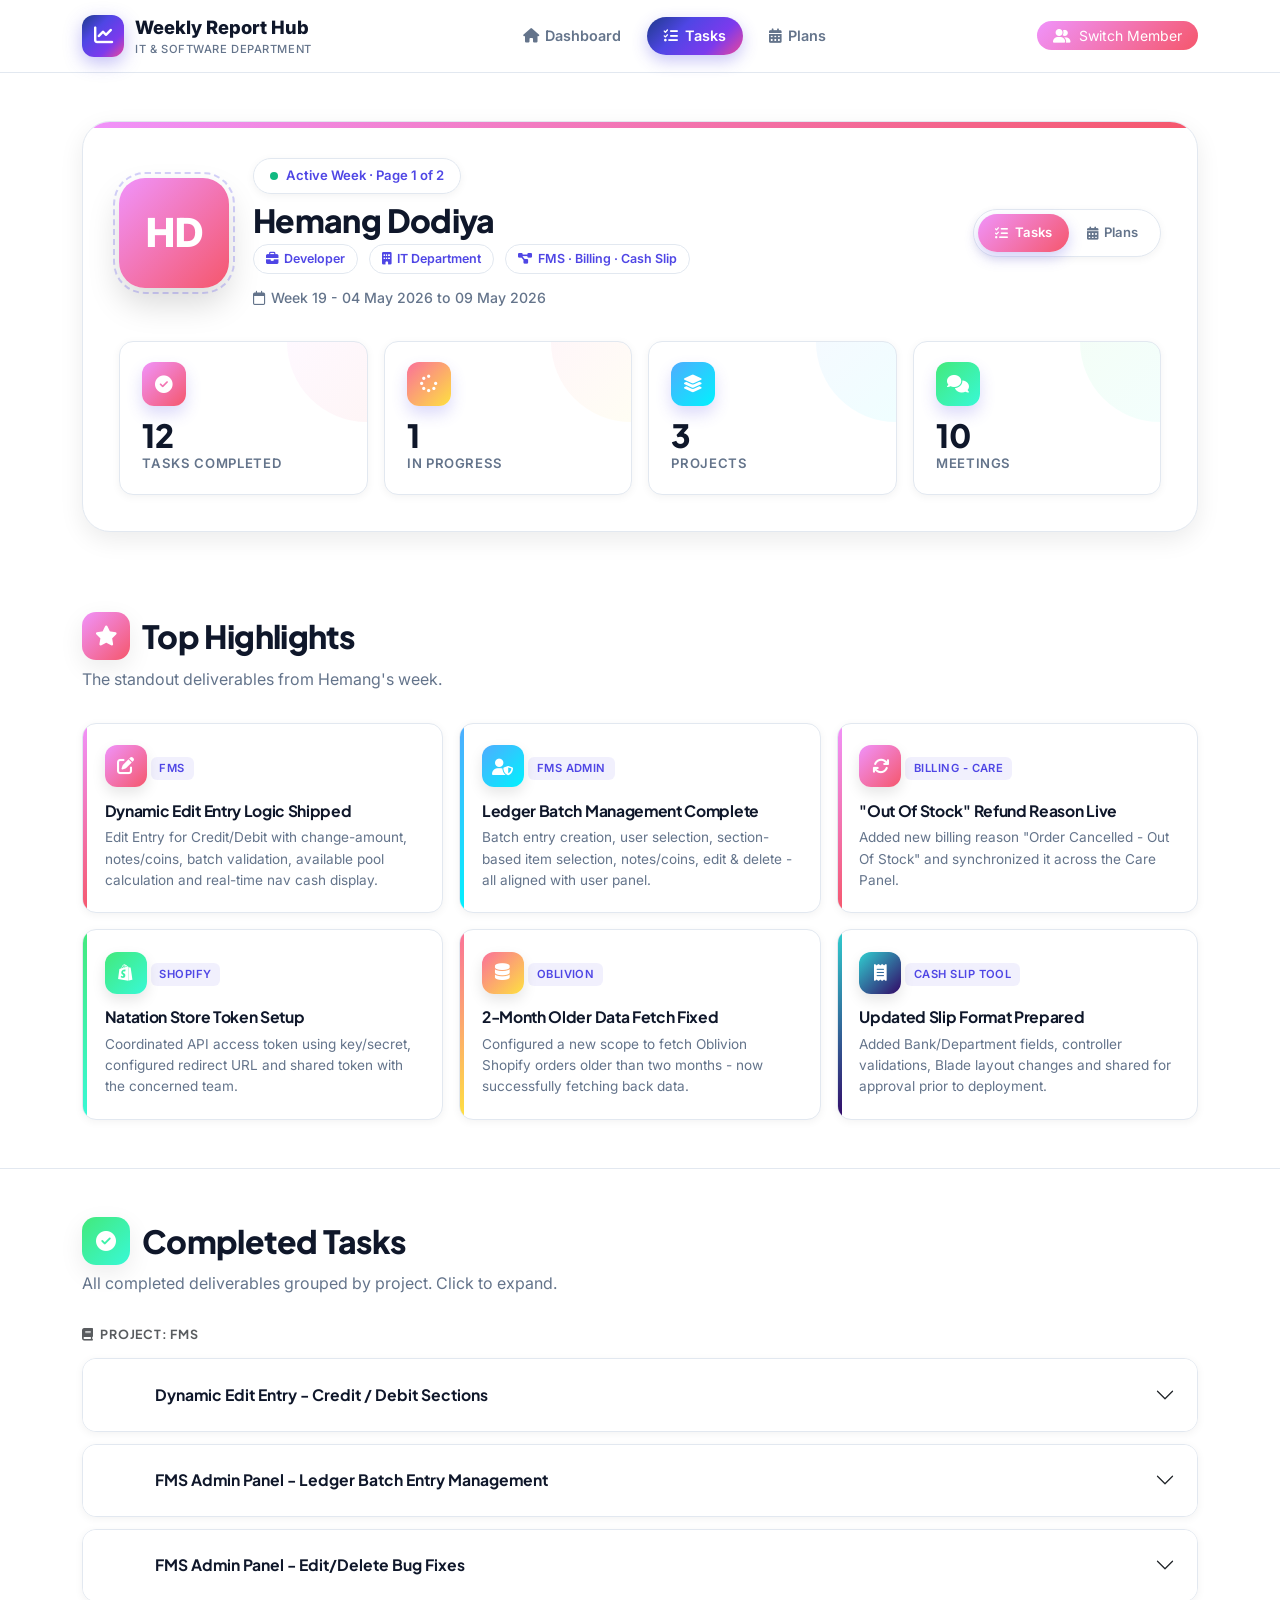
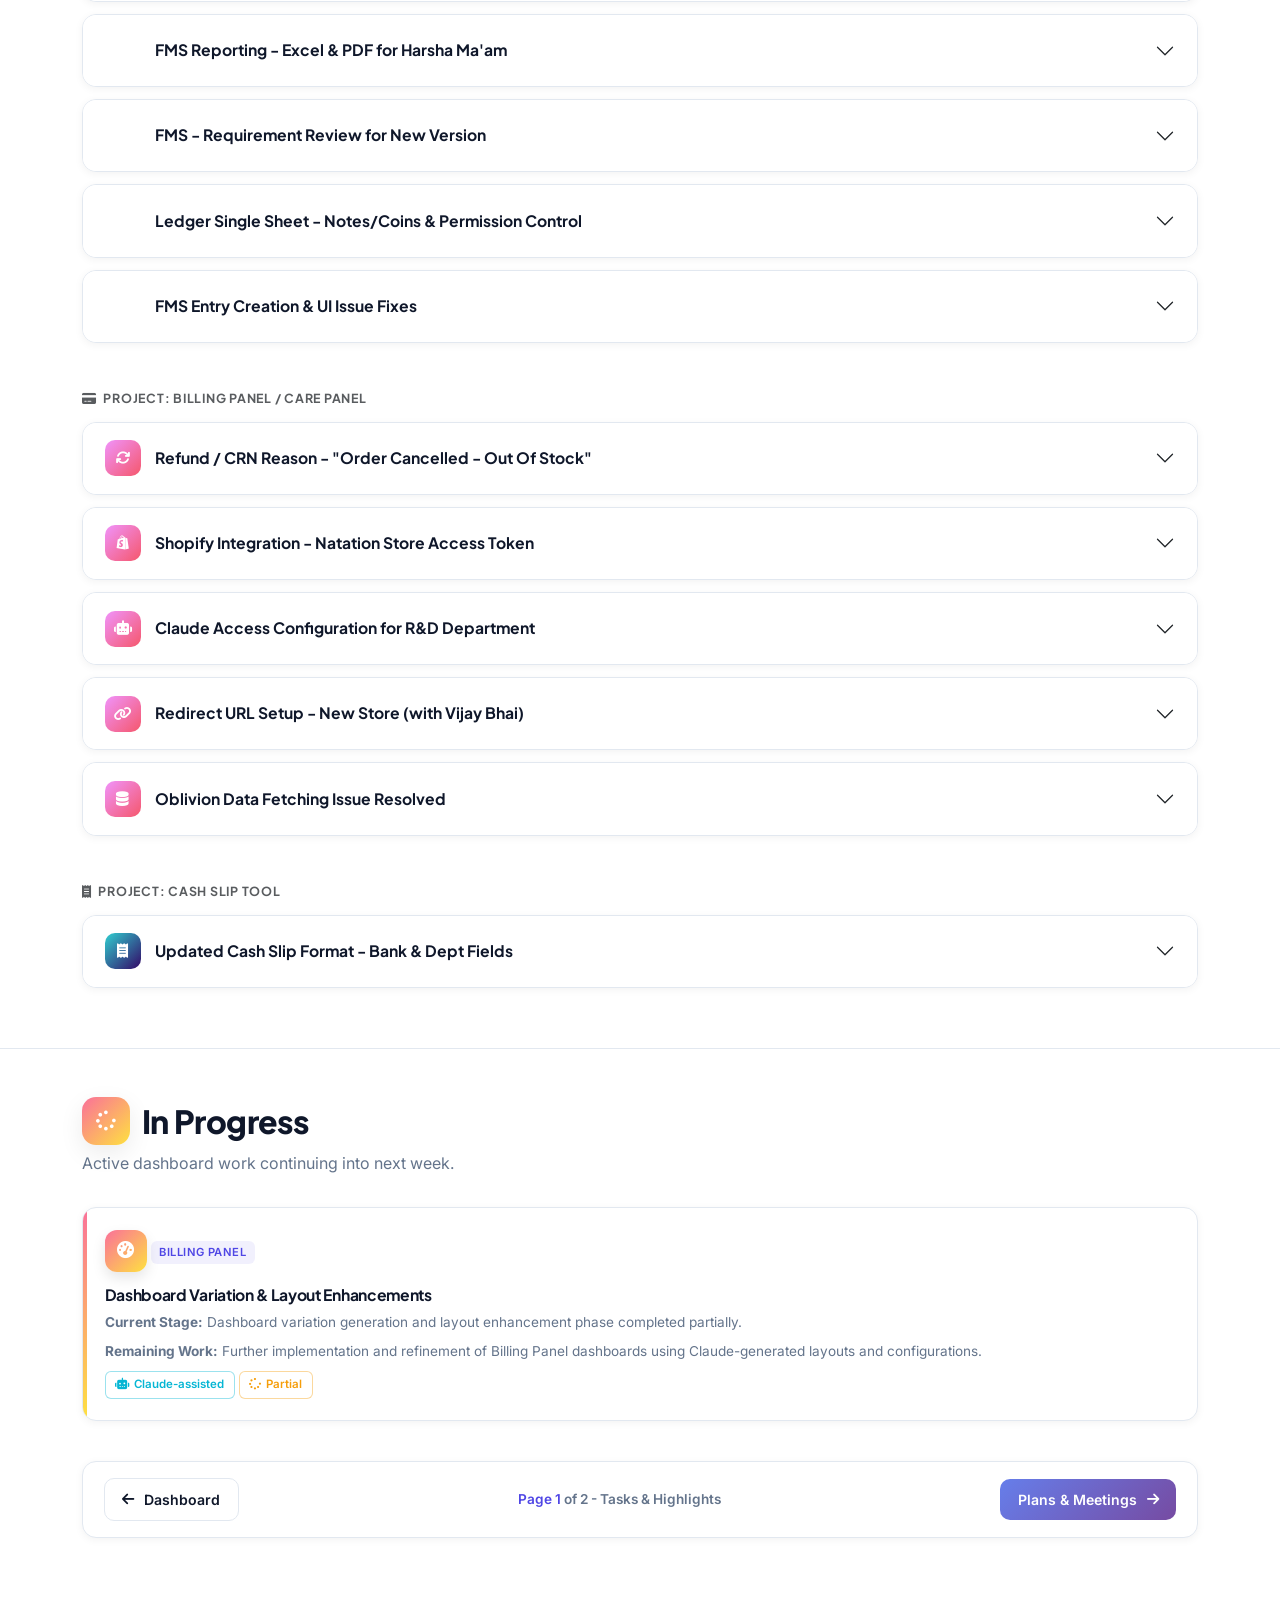
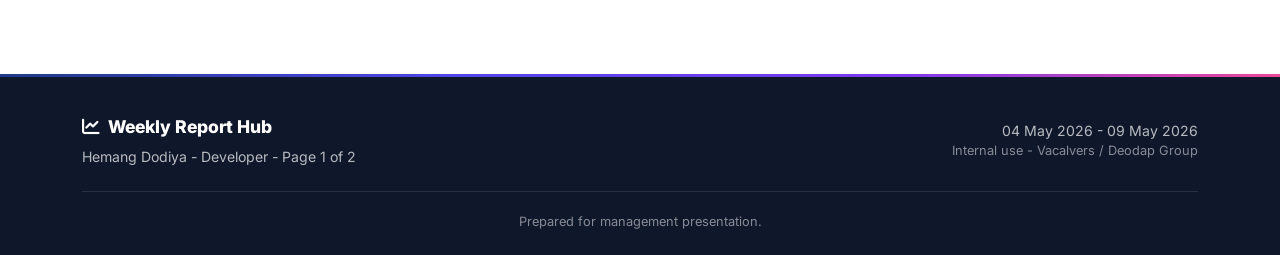
<file: hemang-page1.html>
<!DOCTYPE html>
<html lang="en">
<head>
<meta charset="UTF-8">
<meta name="viewport" content="width=device-width, initial-scale=1.0">
<title>Hemang Dodiya - Tasks &amp; Highlights | Weekly Report</title>
<link rel="preconnect" href="https://fonts.googleapis.com">
<link rel="preconnect" href="https://fonts.gstatic.com" crossorigin>
<link href="https://fonts.googleapis.com/css2?family=Inter:wght@400;500;600;700&family=Plus+Jakarta+Sans:wght@600;700;800&display=swap" rel="stylesheet">
<link href="https://cdn.jsdelivr.net/npm/bootstrap@5.3.2/dist/css/bootstrap.min.css" rel="stylesheet">
<link href="https://cdnjs.cloudflare.com/ajax/libs/font-awesome/6.5.1/css/all.min.css" rel="stylesheet">
<link href="https://unpkg.com/aos@2.3.4/dist/aos.css" rel="stylesheet">
<link href="assets/css/style.css" rel="stylesheet">
</head>
<body>

<!-- NAVBAR -->
<nav class="app-navbar">
    <div class="container">
        <div class="d-flex align-items-center justify-content-between">
            <a href="index.html" class="brand-logo">
                <span class="brand-icon"><i class="fa-solid fa-chart-line"></i></span>
                <span>Weekly Report Hub<small>IT &amp; Software Department</small></span>
            </a>
            <div class="d-none d-lg-flex align-items-center gap-2">
                <a href="index.html" class="nav-tab"><i class="fa-solid fa-house"></i> Dashboard</a>
                <a href="hemang-page1.html" class="nav-tab active"><i class="fa-solid fa-list-check"></i> Tasks</a>
                <a href="hemang-page2.html" class="nav-tab"><i class="fa-solid fa-calendar-days"></i> Plans</a>
            </div>
            <div class="dropdown employee-switcher">
                <button class="btn btn-sm rounded-pill px-3" type="button" data-bs-toggle="dropdown" style="background: var(--grad-2); color: #fff; border: none;">
                    <i class="fa-solid fa-user-group me-1"></i> Switch Member
                </button>
                <ul class="dropdown-menu dropdown-menu-end">
                    <li><a class="dropdown-item" href="aarti-page1.html"><span class="avatar-mini grad-aarti" style="background: var(--emp-gradient);">AV</span> Aarti Vara</a></li>
                    <li><a class="dropdown-item" href="hemang-page1.html"><span class="avatar-mini grad-hemang" style="background: var(--emp-gradient);">HD</span> Hemang Dodiya</a></li>
                    <li><a class="dropdown-item" href="darshan-page1.html"><span class="avatar-mini grad-darshan" style="background: var(--emp-gradient);">DR</span> Darshan Ramani</a></li>
                    <li><a class="dropdown-item" href="keval-page1.html"><span class="avatar-mini grad-keval" style="background: var(--emp-gradient);">KK</span> Keval Kateshiya</a></li>
                    <li><a class="dropdown-item" href="karan-page1.html"><span class="avatar-mini grad-karan" style="background: var(--emp-gradient);">KN</span> Karan Nukani</a></li>
                    <li><a class="dropdown-item" href="dhaval-page1.html"><span class="avatar-mini grad-dhaval" style="background: var(--emp-gradient);">DJ</span> Dhaval Jethva</a></li>
                </ul>
            </div>
        </div>
    </div>
</nav>

<!-- HERO -->
<section class="employee-hero grad-hemang">
    <div class="hero-orbs"><div class="orb orb-1"></div><div class="orb orb-2"></div></div>
    <div class="container hero-content">
        <div class="employee-card-hero" data-aos="fade-up">
            <div class="row align-items-center g-4">
                <div class="col-auto">
                    <div class="avatar-xl">HD</div>
                </div>
                <div class="col">
                    <div class="hero-badge mb-2"><span class="pulse-dot"></span> Active Week  &middot;  Page 1 of 2</div>
                    <h1 class="employee-name">Hemang Dodiya</h1>
                    <span class="employee-role-chip"><i class="fa-solid fa-briefcase"></i> Developer</span>
                    <span class="employee-role-chip"><i class="fa-solid fa-building"></i> IT Department</span>
                    <span class="employee-role-chip"><i class="fa-solid fa-diagram-project"></i> FMS &middot; Billing &middot; Cash Slip</span>
                    <div class="week-stamp"><i class="fa-regular fa-calendar"></i> Week 19  -  04 May 2026 to 09 May 2026</div>
                </div>
                <div class="col-12 col-md-auto">
                    <div class="page-tabs">
                        <a href="hemang-page1.html" class="active"><i class="fa-solid fa-list-check"></i> Tasks</a>
                        <a href="hemang-page2.html"><i class="fa-solid fa-calendar-days"></i> Plans</a>
                    </div>
                </div>
            </div>
            <div class="row g-3 mt-3">
                <div class="col-6 col-md-3" data-aos="zoom-in" data-aos-delay="0">
                    <div class="stat-card" style="--stat-color: var(--emp-gradient);">
                        <div class="stat-icon" style="background: var(--emp-gradient);"><i class="fa-solid fa-circle-check"></i></div>
                        <div class="stat-value" data-count="12">0</div>
                        <div class="stat-label">Tasks Completed</div>
                    </div>
                </div>
                <div class="col-6 col-md-3" data-aos="zoom-in" data-aos-delay="100">
                    <div class="stat-card" style="--stat-color: var(--grad-5);">
                        <div class="stat-icon" style="background: var(--grad-5);"><i class="fa-solid fa-spinner"></i></div>
                        <div class="stat-value" data-count="1">0</div>
                        <div class="stat-label">In Progress</div>
                    </div>
                </div>
                <div class="col-6 col-md-3" data-aos="zoom-in" data-aos-delay="200">
                    <div class="stat-card" style="--stat-color: var(--grad-3);">
                        <div class="stat-icon" style="background: var(--grad-3);"><i class="fa-solid fa-layer-group"></i></div>
                        <div class="stat-value" data-count="3">0</div>
                        <div class="stat-label">Projects</div>
                    </div>
                </div>
                <div class="col-6 col-md-3" data-aos="zoom-in" data-aos-delay="300">
                    <div class="stat-card" style="--stat-color: var(--grad-4);">
                        <div class="stat-icon" style="background: var(--grad-4);"><i class="fa-solid fa-comments"></i></div>
                        <div class="stat-value" data-count="10">0</div>
                        <div class="stat-label">Meetings</div>
                    </div>
                </div>
            </div>
        </div>
    </div>
</section>

<!-- HIGHLIGHTS -->
<section class="section-block">
    <div class="container">
        <div class="mb-4" data-aos="fade-up">
            <h2 class="section-title"><span class="title-icon" style="background: var(--grad-2);"><i class="fa-solid fa-star"></i></span> Top Highlights</h2>
            <p class="section-subtitle">The standout deliverables from Hemang's week.</p>
        </div>
        <div class="row g-3">
            <div class="col-md-6 col-lg-4" data-aos="fade-up" data-aos-delay="0">
                <div class="highlight-card grad-hemang" style="--card-color: var(--emp-gradient);">
                    <div class="h-icon" style="background: var(--emp-gradient);"><i class="fa-solid fa-pen-to-square"></i></div>
                    <span class="h-tag">FMS</span>
                    <h6>Dynamic Edit Entry Logic Shipped</h6>
                    <p>Edit Entry for Credit/Debit with change-amount, notes/coins, batch validation, available pool calculation and real-time nav cash display.</p>
                </div>
            </div>
            <div class="col-md-6 col-lg-4" data-aos="fade-up" data-aos-delay="80">
                <div class="highlight-card" style="--card-color: var(--grad-3);">
                    <div class="h-icon" style="background: var(--grad-3);"><i class="fa-solid fa-user-shield"></i></div>
                    <span class="h-tag">FMS Admin</span>
                    <h6>Ledger Batch Management Complete</h6>
                    <p>Batch entry creation, user selection, section-based item selection, notes/coins, edit &amp; delete - all aligned with user panel.</p>
                </div>
            </div>
            <div class="col-md-6 col-lg-4" data-aos="fade-up" data-aos-delay="160">
                <div class="highlight-card" style="--card-color: var(--grad-2);">
                    <div class="h-icon" style="background: var(--grad-2);"><i class="fa-solid fa-arrows-rotate"></i></div>
                    <span class="h-tag">Billing  -  Care</span>
                    <h6>"Out Of Stock" Refund Reason Live</h6>
                    <p>Added new billing reason "Order Cancelled - Out Of Stock" and synchronized it across the Care Panel.</p>
                </div>
            </div>
            <div class="col-md-6 col-lg-4" data-aos="fade-up" data-aos-delay="0">
                <div class="highlight-card" style="--card-color: var(--grad-4);">
                    <div class="h-icon" style="background: var(--grad-4);"><i class="fa-brands fa-shopify"></i></div>
                    <span class="h-tag">Shopify</span>
                    <h6>Natation Store Token Setup</h6>
                    <p>Coordinated API access token using key/secret, configured redirect URL and shared token with the concerned team.</p>
                </div>
            </div>
            <div class="col-md-6 col-lg-4" data-aos="fade-up" data-aos-delay="80">
                <div class="highlight-card" style="--card-color: var(--grad-5);">
                    <div class="h-icon" style="background: var(--grad-5);"><i class="fa-solid fa-database"></i></div>
                    <span class="h-tag">Oblivion</span>
                    <h6>2-Month Older Data Fetch Fixed</h6>
                    <p>Configured a new scope to fetch Oblivion Shopify orders older than two months - now successfully fetching back data.</p>
                </div>
            </div>
            <div class="col-md-6 col-lg-4" data-aos="fade-up" data-aos-delay="160">
                <div class="highlight-card" style="--card-color: var(--grad-6);">
                    <div class="h-icon" style="background: var(--grad-6);"><i class="fa-solid fa-receipt"></i></div>
                    <span class="h-tag">Cash Slip Tool</span>
                    <h6>Updated Slip Format Prepared</h6>
                    <p>Added Bank/Department fields, controller validations, Blade layout changes and shared for approval prior to deployment.</p>
                </div>
            </div>
        </div>
    </div>
</section>

<!-- COMPLETED -->
<section class="section-block alt">
    <div class="container">
        <div class="mb-4" data-aos="fade-up">
            <h2 class="section-title"><span class="title-icon" style="background: var(--grad-4);"><i class="fa-solid fa-circle-check"></i></span> Completed Tasks</h2>
            <p class="section-subtitle">All completed deliverables grouped by project. Click to expand.</p>
        </div>

        <h6 class="text-muted text-uppercase fw-bold mb-3 mt-2" style="font-size: 0.78rem; letter-spacing: 0.06em;"><i class="fa-solid fa-book me-1"></i> Project: FMS</h6>
        <div class="accordion accordion-pro" id="fmsAccordion" data-aos="fade-up">
            <div class="accordion-item">
                <h3 class="accordion-header">
                    <button class="accordion-button collapsed" type="button" data-bs-toggle="collapse" data-bs-target="#h1">
                        <span class="acc-icon" style="background: var(--emp-gradient);"><i class="fa-solid fa-pen-to-square"></i></span>
                        Dynamic Edit Entry - Credit / Debit Sections
                    </button>
                </h3>
                <div id="h1" class="accordion-collapse collapse" data-bs-parent="#fmsAccordion">
                    <div class="accordion-body">
                        <div class="acc-detail">
                            <strong>Action Taken:</strong> Implemented dynamic Edit Entry form logic for Credit and Debit sections, including change amount calculation, notes/coins handling, batch entry validation, available pool calculation, UI behavior updates, and real-time navigation bar cash display.<br><br>
                            <strong>Outcome:</strong> Functionality completed and aligned with existing Delete Entry logic for consistent transaction handling.
                        </div>
                        <div class="meta-tags">
                            <span class="meta-tag success"><i class="fa-solid fa-check"></i> Completed</span>
                            <span class="meta-tag primary"><i class="fa-solid fa-book"></i> FMS</span>
                        </div>
                    </div>
                </div>
            </div>
            <div class="accordion-item">
                <h3 class="accordion-header">
                    <button class="accordion-button collapsed" type="button" data-bs-toggle="collapse" data-bs-target="#h2">
                        <span class="acc-icon" style="background: var(--emp-gradient);"><i class="fa-solid fa-user-shield"></i></span>
                        FMS Admin Panel - Ledger Batch Entry Management
                    </button>
                </h3>
                <div id="h2" class="accordion-collapse collapse" data-bs-parent="#fmsAccordion">
                    <div class="accordion-body">
                        <div class="acc-detail">
                            <strong>Action Taken:</strong> Added batch entry creation, user selection, section-based item selection, notes/coins integration, edit functionality, and delete functionality for ledger batch entries.<br><br>
                            <strong>Outcome:</strong> Admin panel batch ledger management features completed and aligned with user panel behavior.
                        </div>
                        <div class="meta-tags">
                            <span class="meta-tag success"><i class="fa-solid fa-check"></i> Aligned with user panel</span>
                        </div>
                    </div>
                </div>
            </div>
            <div class="accordion-item">
                <h3 class="accordion-header">
                    <button class="accordion-button collapsed" type="button" data-bs-toggle="collapse" data-bs-target="#h3">
                        <span class="acc-icon" style="background: var(--emp-gradient);"><i class="fa-solid fa-bug"></i></span>
                        FMS Admin Panel - Edit/Delete Bug Fixes
                    </button>
                </h3>
                <div id="h3" class="accordion-collapse collapse" data-bs-parent="#fmsAccordion">
                    <div class="accordion-body">
                        <div class="acc-detail">
                            <strong>Action Taken:</strong> Investigated and resolved edit/delete issues by validating admin-side behavior against user-side entry flows.<br><br>
                            <strong>Outcome:</strong> Admin panel edit and delete issues resolved successfully.
                        </div>
                        <div class="meta-tags">
                            <span class="meta-tag success"><i class="fa-solid fa-check"></i> Resolved</span>
                        </div>
                    </div>
                </div>
            </div>
            <div class="accordion-item">
                <h3 class="accordion-header">
                    <button class="accordion-button collapsed" type="button" data-bs-toggle="collapse" data-bs-target="#h4">
                        <span class="acc-icon" style="background: var(--emp-gradient);"><i class="fa-solid fa-file-excel"></i></span>
                        FMS Reporting - Excel &amp; PDF for Harsha Ma'am
                    </button>
                </h3>
                <div id="h4" class="accordion-collapse collapse" data-bs-parent="#fmsAccordion">
                    <div class="accordion-body">
                        <div class="acc-detail">
                            <strong>Action Taken:</strong> Retrieved ledger data for 28 April to 04 May for Harsha Ma'am's account and generated Excel and PDF reports in the required standardized format.<br><br>
                            <strong>Outcome:</strong> Reports generated and shared successfully.
                        </div>
                        <div class="meta-tags">
                            <span class="meta-tag info"><i class="fa-solid fa-user"></i> Harsha Ma'am</span>
                            <span class="meta-tag success"><i class="fa-solid fa-share"></i> Shared</span>
                        </div>
                    </div>
                </div>
            </div>
            <div class="accordion-item">
                <h3 class="accordion-header">
                    <button class="accordion-button collapsed" type="button" data-bs-toggle="collapse" data-bs-target="#h5">
                        <span class="acc-icon" style="background: var(--emp-gradient);"><i class="fa-solid fa-clipboard-list"></i></span>
                        FMS - Requirement Review for New Version
                    </button>
                </h3>
                <div id="h5" class="accordion-collapse collapse" data-bs-parent="#fmsAccordion">
                    <div class="accordion-body">
                        <div class="acc-detail">
                            <strong>Action Taken:</strong> Reviewed old FMS project requirements and documented enhancement points and feature suggestions for the upcoming version.<br><br>
                            <strong>Outcome:</strong> Requirement review and enhancement documentation completed.
                        </div>
                        <div class="meta-tags">
                            <span class="meta-tag success"><i class="fa-solid fa-check"></i> Documented</span>
                        </div>
                    </div>
                </div>
            </div>
            <div class="accordion-item">
                <h3 class="accordion-header">
                    <button class="accordion-button collapsed" type="button" data-bs-toggle="collapse" data-bs-target="#h6">
                        <span class="acc-icon" style="background: var(--emp-gradient);"><i class="fa-solid fa-coins"></i></span>
                        Ledger Single Sheet - Notes/Coins &amp; Permission Control
                    </button>
                </h3>
                <div id="h6" class="accordion-collapse collapse" data-bs-parent="#fmsAccordion">
                    <div class="accordion-body">
                        <div class="acc-detail">
                            <strong>Action Taken:</strong> Modified Ledger Single Sheet logic to fetch notes and coins data from the <code>ledgercashbatch</code> table and corrected Net Balance breakdown calculations. Added permission-based control for Entry Date fields.<br><br>
                            <strong>Outcome:</strong> Ledger calculation and permission functionality completed successfully.
                        </div>
                        <div class="meta-tags">
                            <span class="meta-tag success"><i class="fa-solid fa-check"></i> Completed</span>
                            <span class="meta-tag primary"><i class="fa-solid fa-shield-halved"></i> Permissions</span>
                        </div>
                    </div>
                </div>
            </div>
            <div class="accordion-item">
                <h3 class="accordion-header">
                    <button class="accordion-button collapsed" type="button" data-bs-toggle="collapse" data-bs-target="#h7">
                        <span class="acc-icon" style="background: var(--emp-gradient);"><i class="fa-solid fa-wrench"></i></span>
                        FMS Entry Creation &amp; UI Issue Fixes
                    </button>
                </h3>
                <div id="h7" class="accordion-collapse collapse" data-bs-parent="#fmsAccordion">
                    <div class="accordion-body">
                        <div class="acc-detail">
                            <strong>Action Taken:</strong> Resolved section entry creation issues related to <code>createdAt</code> date fields, fixed dropdown opening issues, and updated panel field names as per requirements.<br><br>
                            <strong>Outcome:</strong> FMS entry creation and UI issues resolved successfully.
                        </div>
                        <div class="meta-tags">
                            <span class="meta-tag success"><i class="fa-solid fa-check"></i> Resolved</span>
                        </div>
                    </div>
                </div>
            </div>
        </div>

        <h6 class="text-muted text-uppercase fw-bold mb-3 mt-5" style="font-size: 0.78rem; letter-spacing: 0.06em;"><i class="fa-solid fa-credit-card me-1"></i> Project: Billing Panel / Care Panel</h6>
        <div class="accordion accordion-pro" id="billingAccordion" data-aos="fade-up">
            <div class="accordion-item">
                <h3 class="accordion-header">
                    <button class="accordion-button collapsed" type="button" data-bs-toggle="collapse" data-bs-target="#h8">
                        <span class="acc-icon" style="background: var(--grad-2);"><i class="fa-solid fa-arrows-rotate"></i></span>
                        Refund / CRN Reason - "Order Cancelled - Out Of Stock"
                    </button>
                </h3>
                <div id="h8" class="accordion-collapse collapse" data-bs-parent="#billingAccordion">
                    <div class="accordion-body">
                        <div class="acc-detail">
                            <strong>Action Taken:</strong> Added new billing reason "Order Cancelled - Out Of Stock" in Refund and CRN reason tables and coordinated synchronization with the Care Panel.<br><br>
                            <strong>Outcome:</strong> Billing panel sync of refund/CRN reason with Care Panel completed successfully.
                        </div>
                        <div class="meta-tags">
                            <span class="meta-tag success"><i class="fa-solid fa-check"></i> Synced</span>
                        </div>
                    </div>
                </div>
            </div>
            <div class="accordion-item">
                <h3 class="accordion-header">
                    <button class="accordion-button collapsed" type="button" data-bs-toggle="collapse" data-bs-target="#h9">
                        <span class="acc-icon" style="background: var(--grad-2);"><i class="fa-brands fa-shopify"></i></span>
                        Shopify Integration - Natation Store Access Token
                    </button>
                </h3>
                <div id="h9" class="accordion-collapse collapse" data-bs-parent="#billingAccordion">
                    <div class="accordion-body">
                        <div class="acc-detail">
                            <strong>Action Taken:</strong> Coordinated API access token generation using API Key and Secret Key, configured redirect URL, and shared generated access token with the concerned team member.<br><br>
                            <strong>Outcome:</strong> Shopify access token setup successfully completed for the Natation Store.
                        </div>
                        <div class="meta-tags">
                            <span class="meta-tag success"><i class="fa-solid fa-check"></i> Token Issued</span>
                        </div>
                    </div>
                </div>
            </div>
            <div class="accordion-item">
                <h3 class="accordion-header">
                    <button class="accordion-button collapsed" type="button" data-bs-toggle="collapse" data-bs-target="#h10">
                        <span class="acc-icon" style="background: var(--grad-2);"><i class="fa-solid fa-robot"></i></span>
                        Claude Access Configuration for R&amp;D Department
                    </button>
                </h3>
                <div id="h10" class="accordion-collapse collapse" data-bs-parent="#billingAccordion">
                    <div class="accordion-body">
                        <div class="acc-detail">
                            <strong>Action Taken:</strong> Configured new Claude access for the R&amp;D department, replaced old API credentials, and validated Claude integration within the VS Code command terminal.<br><br>
                            <strong>Outcome:</strong> Claude access configuration and integration testing completed successfully.
                        </div>
                        <div class="meta-tags">
                            <span class="meta-tag success"><i class="fa-solid fa-check"></i> Validated</span>
                        </div>
                    </div>
                </div>
            </div>
            <div class="accordion-item">
                <h3 class="accordion-header">
                    <button class="accordion-button collapsed" type="button" data-bs-toggle="collapse" data-bs-target="#h11">
                        <span class="acc-icon" style="background: var(--grad-2);"><i class="fa-solid fa-link"></i></span>
                        Redirect URL Setup - New Store (with Vijay Bhai)
                    </button>
                </h3>
                <div id="h11" class="accordion-collapse collapse" data-bs-parent="#billingAccordion">
                    <div class="accordion-body">
                        <div class="acc-detail">
                            <strong>Action Taken:</strong> Shared redirect URL configuration required for access token generation setup in the new store environment to Vijay Bhai.<br><br>
                            <strong>Outcome:</strong> Redirect URL setup details provided successfully.
                        </div>
                        <div class="meta-tags">
                            <span class="meta-tag info"><i class="fa-solid fa-user"></i> Vijay Bhai</span>
                        </div>
                    </div>
                </div>
            </div>
            <div class="accordion-item">
                <h3 class="accordion-header">
                    <button class="accordion-button collapsed" type="button" data-bs-toggle="collapse" data-bs-target="#h12">
                        <span class="acc-icon" style="background: var(--grad-2);"><i class="fa-solid fa-database"></i></span>
                        Oblivion Data Fetching Issue Resolved
                    </button>
                </h3>
                <div id="h12" class="accordion-collapse collapse" data-bs-parent="#billingAccordion">
                    <div class="accordion-body">
                        <div class="acc-detail">
                            <strong>Action Taken:</strong> Issue analysis and solution review and configuration of the new scope to fetch Oblivion orders older than two months of Shopify order.<br><br>
                            <strong>Outcome:</strong> Successfully fetching 2-month-old Oblivion data.
                        </div>
                        <div class="meta-tags">
                            <span class="meta-tag success"><i class="fa-solid fa-check"></i> Live Fetch</span>
                        </div>
                    </div>
                </div>
            </div>
        </div>

        <h6 class="text-muted text-uppercase fw-bold mb-3 mt-5" style="font-size: 0.78rem; letter-spacing: 0.06em;"><i class="fa-solid fa-receipt me-1"></i> Project: Cash Slip Tool</h6>
        <div class="accordion accordion-pro" data-aos="fade-up">
            <div class="accordion-item">
                <h3 class="accordion-header">
                    <button class="accordion-button collapsed" type="button" data-bs-toggle="collapse" data-bs-target="#h13">
                        <span class="acc-icon" style="background: var(--grad-6);"><i class="fa-solid fa-receipt"></i></span>
                        Updated Cash Slip Format - Bank &amp; Dept Fields
                    </button>
                </h3>
                <div id="h13" class="accordion-collapse collapse">
                    <div class="accordion-body">
                        <div class="acc-detail">
                            <strong>Action Taken:</strong> Added Bank Name and Department Name fields, updated controller validations, modified Blade slip layout, adjusted margins, and reviewed module structure and implementation flow.<br><br>
                            <strong>Outcome:</strong> Updated Cash Slip format prepared and shared for approval prior to deployment.
                        </div>
                        <div class="meta-tags">
                            <span class="meta-tag warn"><i class="fa-solid fa-hourglass-half"></i> Awaiting Approval</span>
                        </div>
                    </div>
                </div>
            </div>
        </div>
    </div>
</section>

<!-- IN PROGRESS -->
<section class="section-block">
    <div class="container">
        <div class="mb-4" data-aos="fade-up">
            <h2 class="section-title"><span class="title-icon" style="background: var(--grad-5);"><i class="fa-solid fa-spinner"></i></span> In Progress</h2>
            <p class="section-subtitle">Active dashboard work continuing into next week.</p>
        </div>
        <div class="row g-3">
            <div class="col-lg-12" data-aos="fade-up">
                <div class="highlight-card" style="--card-color: var(--grad-5);">
                    <div class="h-icon" style="background: var(--grad-5);"><i class="fa-solid fa-gauge-high"></i></div>
                    <span class="h-tag">Billing Panel</span>
                    <h6>Dashboard Variation &amp; Layout Enhancements</h6>
                    <p class="mb-2"><strong>Current Stage:</strong> Dashboard variation generation and layout enhancement phase completed partially.</p>
                    <p class="mb-2"><strong>Remaining Work:</strong> Further implementation and refinement of Billing Panel dashboards using Claude-generated layouts and configurations.</p>
                    <div class="meta-tags">
                        <span class="meta-tag info"><i class="fa-solid fa-robot"></i> Claude-assisted</span>
                        <span class="meta-tag warn"><i class="fa-solid fa-spinner"></i> Partial</span>
                    </div>
                </div>
            </div>
        </div>

        <div class="page-nav" data-aos="fade-up">
            <a href="index.html" class="page-nav-btn back"><i class="fa-solid fa-arrow-left"></i> Dashboard</a>
            <div class="page-indicator"><span class="active">Page 1</span> of 2  -  Tasks &amp; Highlights</div>
            <a href="hemang-page2.html" class="page-nav-btn">Plans &amp; Meetings <i class="fa-solid fa-arrow-right"></i></a>
        </div>
    </div>
</section>

<footer class="app-footer">
    <div class="container">
        <div class="row align-items-center g-3">
            <div class="col-md-6">
                <div class="footer-brand"><i class="fa-solid fa-chart-line me-2"></i>Weekly Report Hub</div>
                <p>Hemang Dodiya - Developer - Page 1 of 2</p>
            </div>
            <div class="col-md-6 text-md-end">
                <p>04 May 2026 - 09 May 2026</p>
                <p class="footer-sm">Internal use - Vacalvers / Deodap Group</p>
            </div>
        </div>
        <div class="footer-divider"></div>
        <p class="footer-sm text-center mb-0">Prepared for management presentation.</p>
    </div>
</footer>

<script src="https://cdn.jsdelivr.net/npm/bootstrap@5.3.2/dist/js/bootstrap.bundle.min.js"></script>
<script src="https://unpkg.com/aos@2.3.4/dist/aos.js"></script>
<script src="assets/js/main.js"></script>
</body>
</html>
</file>
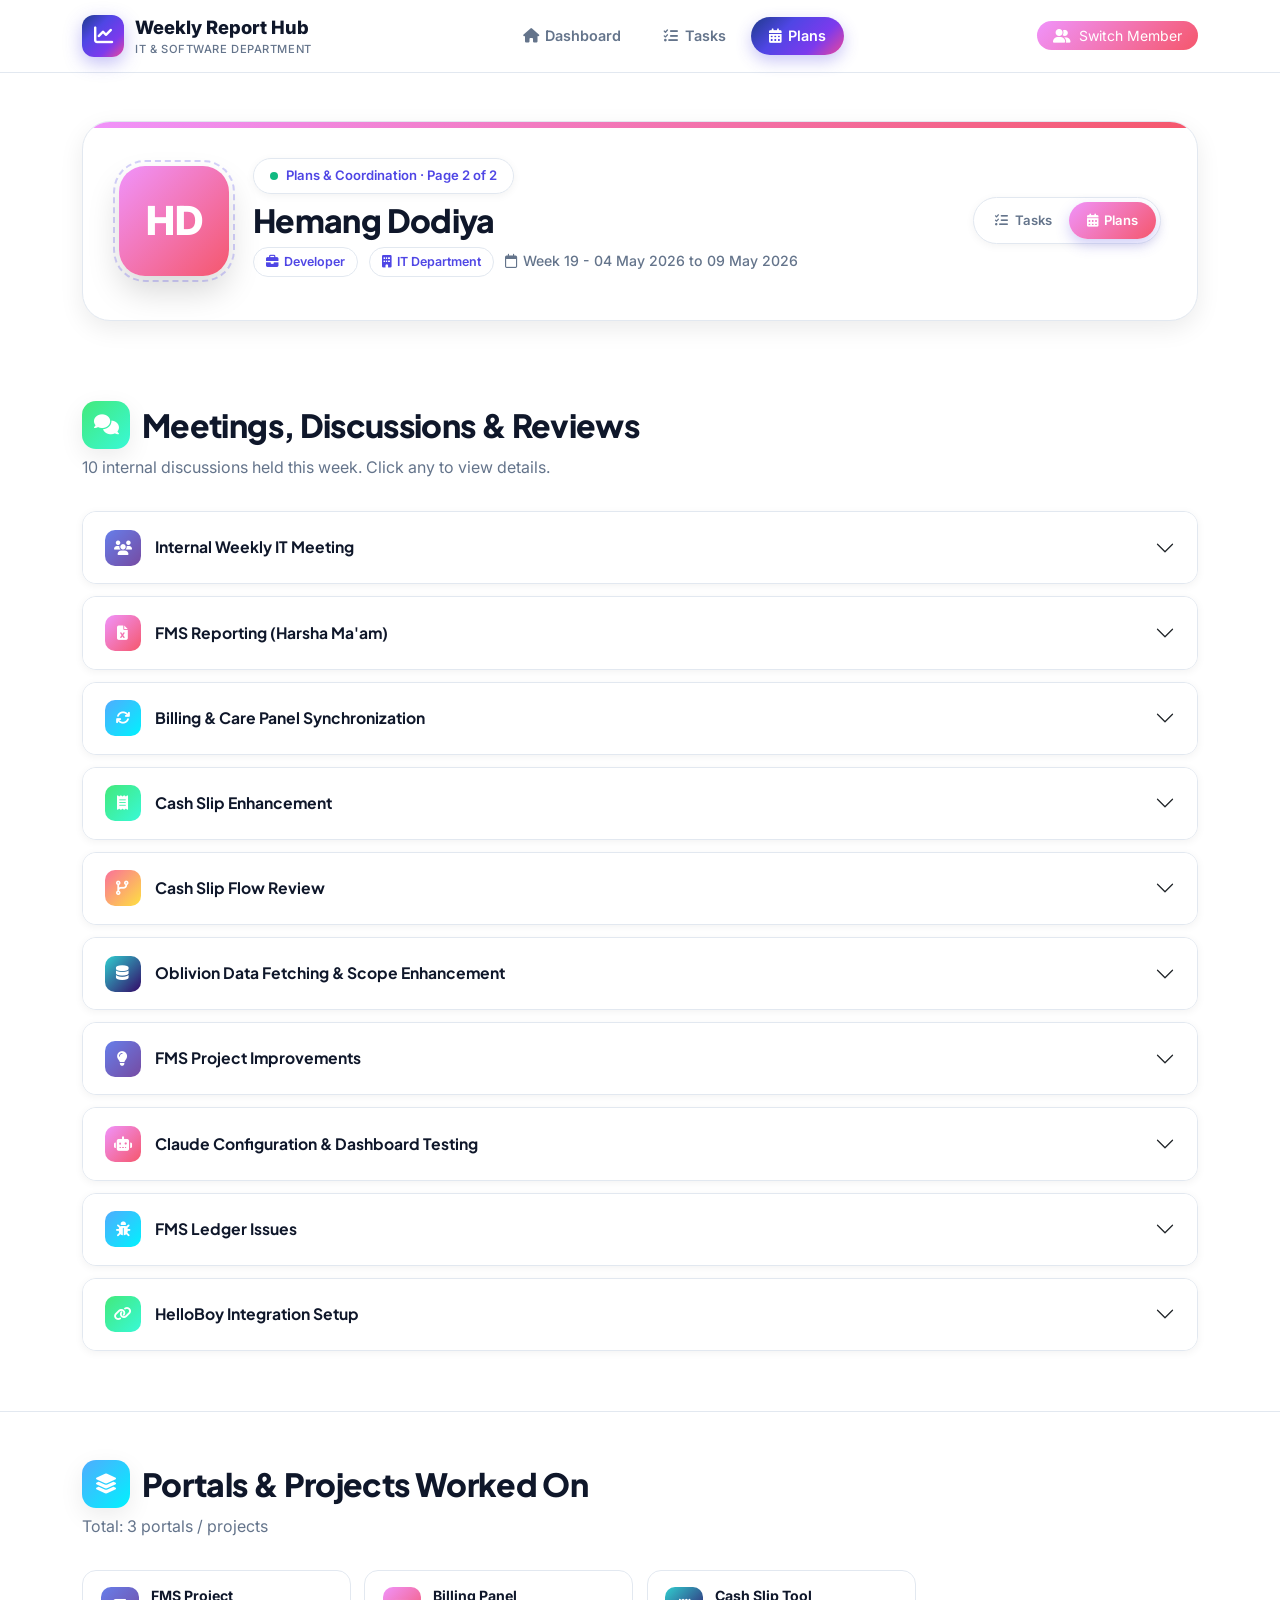
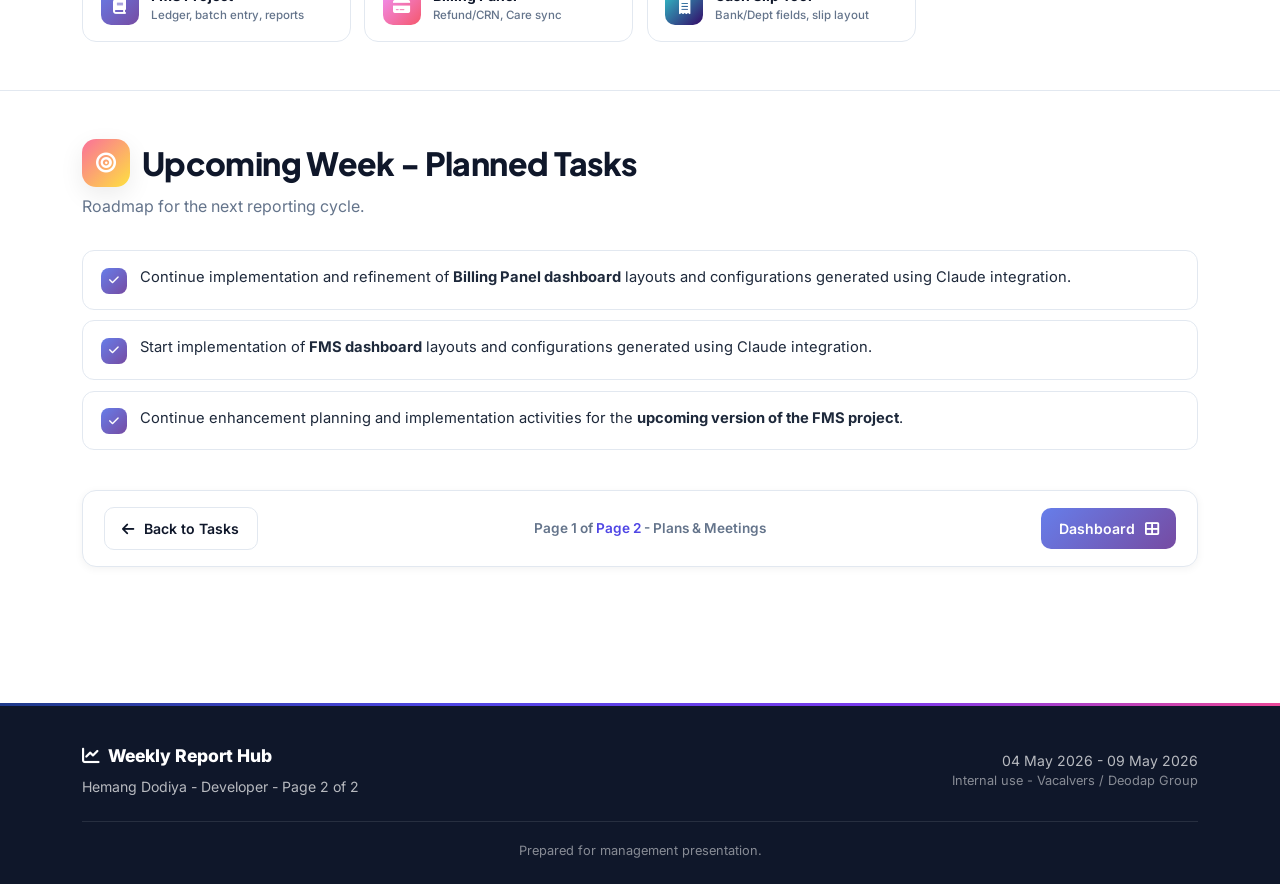
<file: hemang-page2.html>
<!DOCTYPE html>
<html lang="en">
<head>
<meta charset="UTF-8">
<meta name="viewport" content="width=device-width, initial-scale=1.0">
<title>Hemang Dodiya - Meetings &amp; Plans | Weekly Report</title>
<link rel="preconnect" href="https://fonts.googleapis.com">
<link rel="preconnect" href="https://fonts.gstatic.com" crossorigin>
<link href="https://fonts.googleapis.com/css2?family=Inter:wght@400;500;600;700&family=Plus+Jakarta+Sans:wght@600;700;800&display=swap" rel="stylesheet">
<link href="https://cdn.jsdelivr.net/npm/bootstrap@5.3.2/dist/css/bootstrap.min.css" rel="stylesheet">
<link href="https://cdnjs.cloudflare.com/ajax/libs/font-awesome/6.5.1/css/all.min.css" rel="stylesheet">
<link href="https://unpkg.com/aos@2.3.4/dist/aos.css" rel="stylesheet">
<link href="assets/css/style.css" rel="stylesheet">
</head>
<body>

<nav class="app-navbar">
    <div class="container">
        <div class="d-flex align-items-center justify-content-between">
            <a href="index.html" class="brand-logo">
                <span class="brand-icon"><i class="fa-solid fa-chart-line"></i></span>
                <span>Weekly Report Hub<small>IT &amp; Software Department</small></span>
            </a>
            <div class="d-none d-lg-flex align-items-center gap-2">
                <a href="index.html" class="nav-tab"><i class="fa-solid fa-house"></i> Dashboard</a>
                <a href="hemang-page1.html" class="nav-tab"><i class="fa-solid fa-list-check"></i> Tasks</a>
                <a href="hemang-page2.html" class="nav-tab active"><i class="fa-solid fa-calendar-days"></i> Plans</a>
            </div>
            <div class="dropdown employee-switcher">
                <button class="btn btn-sm rounded-pill px-3" type="button" data-bs-toggle="dropdown" style="background: var(--grad-2); color: #fff; border: none;">
                    <i class="fa-solid fa-user-group me-1"></i> Switch Member
                </button>
                <ul class="dropdown-menu dropdown-menu-end">
                    <li><a class="dropdown-item" href="aarti-page1.html"><span class="avatar-mini grad-aarti" style="background: var(--emp-gradient);">AV</span> Aarti Vara</a></li>
                    <li><a class="dropdown-item" href="hemang-page1.html"><span class="avatar-mini grad-hemang" style="background: var(--emp-gradient);">HD</span> Hemang Dodiya</a></li>
                    <li><a class="dropdown-item" href="darshan-page1.html"><span class="avatar-mini grad-darshan" style="background: var(--emp-gradient);">DR</span> Darshan Ramani</a></li>
                    <li><a class="dropdown-item" href="keval-page1.html"><span class="avatar-mini grad-keval" style="background: var(--emp-gradient);">KK</span> Keval Kateshiya</a></li>
                    <li><a class="dropdown-item" href="karan-page1.html"><span class="avatar-mini grad-karan" style="background: var(--emp-gradient);">KN</span> Karan Nukani</a></li>
                    <li><a class="dropdown-item" href="dhaval-page1.html"><span class="avatar-mini grad-dhaval" style="background: var(--emp-gradient);">DJ</span> Dhaval Jethva</a></li>
                </ul>
            </div>
        </div>
    </div>
</nav>

<section class="employee-hero grad-hemang">
    <div class="hero-orbs"><div class="orb orb-1"></div><div class="orb orb-2"></div></div>
    <div class="container hero-content">
        <div class="employee-card-hero" data-aos="fade-up">
            <div class="row align-items-center g-4">
                <div class="col-auto"><div class="avatar-xl">HD</div></div>
                <div class="col">
                    <div class="hero-badge mb-2"><span class="pulse-dot"></span> Plans &amp; Coordination  &middot;  Page 2 of 2</div>
                    <h1 class="employee-name">Hemang Dodiya</h1>
                    <span class="employee-role-chip"><i class="fa-solid fa-briefcase"></i> Developer</span>
                    <span class="employee-role-chip"><i class="fa-solid fa-building"></i> IT Department</span>
                    <div class="week-stamp"><i class="fa-regular fa-calendar"></i> Week 19  -  04 May 2026 to 09 May 2026</div>
                </div>
                <div class="col-12 col-md-auto">
                    <div class="page-tabs">
                        <a href="hemang-page1.html"><i class="fa-solid fa-list-check"></i> Tasks</a>
                        <a href="hemang-page2.html" class="active"><i class="fa-solid fa-calendar-days"></i> Plans</a>
                    </div>
                </div>
            </div>
        </div>
    </div>
</section>

<!-- MEETINGS - accordion since there are many -->
<section class="section-block">
    <div class="container">
        <div class="mb-4" data-aos="fade-up">
            <h2 class="section-title"><span class="title-icon" style="background: var(--grad-4);"><i class="fa-solid fa-comments"></i></span> Meetings, Discussions &amp; Reviews</h2>
            <p class="section-subtitle">10 internal discussions held this week. Click any to view details.</p>
        </div>

        <div class="accordion accordion-pro" id="meetingsAcc" data-aos="fade-up">
            <div class="accordion-item">
                <h3 class="accordion-header">
                    <button class="accordion-button collapsed" type="button" data-bs-toggle="collapse" data-bs-target="#m1">
                        <span class="acc-icon" style="background: var(--grad-1);"><i class="fa-solid fa-users"></i></span>
                        Internal Weekly IT Meeting
                    </button>
                </h3>
                <div id="m1" class="accordion-collapse collapse" data-bs-parent="#meetingsAcc">
                    <div class="accordion-body">
                        <div class="acc-detail">
                            <strong>Attendees:</strong> IT Team<br>
                            <strong>Key Points:</strong> Discussed Care Panel and Billing Panel requirements, including clarification on Refund and CRN reason selection logic and related operational topics.
                        </div>
                    </div>
                </div>
            </div>
            <div class="accordion-item">
                <h3 class="accordion-header">
                    <button class="accordion-button collapsed" type="button" data-bs-toggle="collapse" data-bs-target="#m2">
                        <span class="acc-icon" style="background: var(--grad-2);"><i class="fa-solid fa-file-excel"></i></span>
                        FMS Reporting (Harsha Ma'am)
                    </button>
                </h3>
                <div id="m2" class="accordion-collapse collapse" data-bs-parent="#meetingsAcc">
                    <div class="accordion-body">
                        <div class="acc-detail">
                            <strong>Attendees:</strong> Harsha Ma'am<br>
                            <strong>Key Points:</strong> Discussed Excel and PDF report generation requirements for ledger data based on a specified date range.
                        </div>
                    </div>
                </div>
            </div>
            <div class="accordion-item">
                <h3 class="accordion-header">
                    <button class="accordion-button collapsed" type="button" data-bs-toggle="collapse" data-bs-target="#m3">
                        <span class="acc-icon" style="background: var(--grad-3);"><i class="fa-solid fa-arrows-rotate"></i></span>
                        Billing &amp; Care Panel Synchronization
                    </button>
                </h3>
                <div id="m3" class="accordion-collapse collapse" data-bs-parent="#meetingsAcc">
                    <div class="accordion-body">
                        <div class="acc-detail">
                            <strong>Attendees:</strong> Gaurav Bhai, Dhaval Bhai<br>
                            <strong>Key Points:</strong> Discussed implementation of the new Refund and CRN billing reason and synchronization of missing reasons within the Care Panel.
                        </div>
                    </div>
                </div>
            </div>
            <div class="accordion-item">
                <h3 class="accordion-header">
                    <button class="accordion-button collapsed" type="button" data-bs-toggle="collapse" data-bs-target="#m4">
                        <span class="acc-icon" style="background: var(--grad-4);"><i class="fa-solid fa-receipt"></i></span>
                        Cash Slip Enhancement
                    </button>
                </h3>
                <div id="m4" class="accordion-collapse collapse" data-bs-parent="#meetingsAcc">
                    <div class="accordion-body">
                        <div class="acc-detail">
                            <strong>Attendees:</strong> Krish Bhai, Afzal Bhai<br>
                            <strong>Key Points:</strong> Discussed Cash Slip confirmation requirements and inclusion of additional fields.
                        </div>
                    </div>
                </div>
            </div>
            <div class="accordion-item">
                <h3 class="accordion-header">
                    <button class="accordion-button collapsed" type="button" data-bs-toggle="collapse" data-bs-target="#m5">
                        <span class="acc-icon" style="background: var(--grad-5);"><i class="fa-solid fa-code-branch"></i></span>
                        Cash Slip Flow Review
                    </button>
                </h3>
                <div id="m5" class="accordion-collapse collapse" data-bs-parent="#meetingsAcc">
                    <div class="accordion-body">
                        <div class="acc-detail">
                            <strong>Attendees:</strong> Dhaval Bhai<br>
                            <strong>Key Points:</strong> Reviewed flow of controller logic, module and Blade structure implementation for the Cash Slip.
                        </div>
                    </div>
                </div>
            </div>
            <div class="accordion-item">
                <h3 class="accordion-header">
                    <button class="accordion-button collapsed" type="button" data-bs-toggle="collapse" data-bs-target="#m6">
                        <span class="acc-icon" style="background: var(--grad-6);"><i class="fa-solid fa-database"></i></span>
                        Oblivion Data Fetching &amp; Scope Enhancement
                    </button>
                </h3>
                <div id="m6" class="accordion-collapse collapse" data-bs-parent="#meetingsAcc">
                    <div class="accordion-body">
                        <div class="acc-detail">
                            <strong>Attendees:</strong> Anish Bhai, Karan Bhai, Gaurav Bhai<br>
                            <strong>Key Points:</strong> Reviewed February data not being fetched in Oblivion and evaluated resolution approaches and configuration of a new read-all-orders scope to fetch older Oblivion order data.
                        </div>
                    </div>
                </div>
            </div>
            <div class="accordion-item">
                <h3 class="accordion-header">
                    <button class="accordion-button collapsed" type="button" data-bs-toggle="collapse" data-bs-target="#m7">
                        <span class="acc-icon" style="background: var(--grad-1);"><i class="fa-solid fa-lightbulb"></i></span>
                        FMS Project Improvements
                    </button>
                </h3>
                <div id="m7" class="accordion-collapse collapse" data-bs-parent="#meetingsAcc">
                    <div class="accordion-body">
                        <div class="acc-detail">
                            <strong>Attendees:</strong> Harsha Ma'am<br>
                            <strong>Key Points:</strong> Reviewed old FMS project demo and discussed enhancement requirements for the new version.
                        </div>
                    </div>
                </div>
            </div>
            <div class="accordion-item">
                <h3 class="accordion-header">
                    <button class="accordion-button collapsed" type="button" data-bs-toggle="collapse" data-bs-target="#m8">
                        <span class="acc-icon" style="background: var(--grad-2);"><i class="fa-solid fa-robot"></i></span>
                        Claude Configuration &amp; Dashboard Testing
                    </button>
                </h3>
                <div id="m8" class="accordion-collapse collapse" data-bs-parent="#meetingsAcc">
                    <div class="accordion-body">
                        <div class="acc-detail">
                            <strong>Attendees:</strong> Karan Bhai, Karan Bhai Nukani<br>
                            <strong>Key Points:</strong> Discussed Claude access configuration and dashboard generation testing using Claude in VS Code.
                        </div>
                    </div>
                </div>
            </div>
            <div class="accordion-item">
                <h3 class="accordion-header">
                    <button class="accordion-button collapsed" type="button" data-bs-toggle="collapse" data-bs-target="#m9">
                        <span class="acc-icon" style="background: var(--grad-3);"><i class="fa-solid fa-bug"></i></span>
                        FMS Ledger Issues
                    </button>
                </h3>
                <div id="m9" class="accordion-collapse collapse" data-bs-parent="#meetingsAcc">
                    <div class="accordion-body">
                        <div class="acc-detail">
                            <strong>Attendees:</strong> Harsha Ma'am<br>
                            <strong>Key Points:</strong> Discussed ledger and section entry creation issues within the FMS project.
                        </div>
                    </div>
                </div>
            </div>
            <div class="accordion-item">
                <h3 class="accordion-header">
                    <button class="accordion-button collapsed" type="button" data-bs-toggle="collapse" data-bs-target="#m10">
                        <span class="acc-icon" style="background: var(--grad-4);"><i class="fa-solid fa-link"></i></span>
                        HelloBoy Integration Setup
                    </button>
                </h3>
                <div id="m10" class="accordion-collapse collapse" data-bs-parent="#meetingsAcc">
                    <div class="accordion-body">
                        <div class="acc-detail">
                            <strong>Attendees:</strong> Vijay Bhai<br>
                            <strong>Key Points:</strong> Discussed redirect URL configuration and access token setup for the HelloBoy integration.
                        </div>
                    </div>
                </div>
            </div>
        </div>
    </div>
</section>

<!-- PORTALS -->
<section class="section-block alt">
    <div class="container">
        <div class="mb-4" data-aos="fade-up">
            <h2 class="section-title"><span class="title-icon" style="background: var(--grad-3);"><i class="fa-solid fa-layer-group"></i></span> Portals &amp; Projects Worked On</h2>
            <p class="section-subtitle">Total: 3 portals / projects</p>
        </div>
        <div class="portal-grid" data-aos="fade-up">
            <div class="portal-chip">
                <div class="pc-icon" style="background: var(--grad-1);"><i class="fa-solid fa-book"></i></div>
                <div><div class="pc-name">FMS Project</div><div class="pc-sub">Ledger, batch entry, reports</div></div>
            </div>
            <div class="portal-chip">
                <div class="pc-icon" style="background: var(--grad-2);"><i class="fa-solid fa-credit-card"></i></div>
                <div><div class="pc-name">Billing Panel</div><div class="pc-sub">Refund/CRN, Care sync</div></div>
            </div>
            <div class="portal-chip">
                <div class="pc-icon" style="background: var(--grad-6);"><i class="fa-solid fa-receipt"></i></div>
                <div><div class="pc-name">Cash Slip Tool</div><div class="pc-sub">Bank/Dept fields, slip layout</div></div>
            </div>
        </div>
    </div>
</section>

<!-- UPCOMING -->
<section class="section-block">
    <div class="container">
        <div class="mb-4" data-aos="fade-up">
            <h2 class="section-title"><span class="title-icon" style="background: var(--grad-5);"><i class="fa-solid fa-bullseye"></i></span> Upcoming Week - Planned Tasks</h2>
            <p class="section-subtitle">Roadmap for the next reporting cycle.</p>
        </div>
        <ul class="task-list" data-aos="fade-up">
            <li>
                <span class="task-icon"><i class="fa-solid fa-check"></i></span>
                <span>Continue implementation and refinement of <strong>Billing Panel dashboard</strong> layouts and configurations generated using Claude integration.</span>
            </li>
            <li>
                <span class="task-icon"><i class="fa-solid fa-check"></i></span>
                <span>Start implementation of <strong>FMS dashboard</strong> layouts and configurations generated using Claude integration.</span>
            </li>
            <li>
                <span class="task-icon"><i class="fa-solid fa-check"></i></span>
                <span>Continue enhancement planning and implementation activities for the <strong>upcoming version of the FMS project</strong>.</span>
            </li>
        </ul>

        <div class="page-nav" data-aos="fade-up">
            <a href="hemang-page1.html" class="page-nav-btn back"><i class="fa-solid fa-arrow-left"></i> Back to Tasks</a>
            <div class="page-indicator">Page 1 of <span class="active">Page 2</span>  -  Plans &amp; Meetings</div>
            <a href="index.html" class="page-nav-btn">Dashboard <i class="fa-solid fa-th-large"></i></a>
        </div>
    </div>
</section>

<footer class="app-footer">
    <div class="container">
        <div class="row align-items-center g-3">
            <div class="col-md-6">
                <div class="footer-brand"><i class="fa-solid fa-chart-line me-2"></i>Weekly Report Hub</div>
                <p>Hemang Dodiya - Developer - Page 2 of 2</p>
            </div>
            <div class="col-md-6 text-md-end">
                <p>04 May 2026 - 09 May 2026</p>
                <p class="footer-sm">Internal use - Vacalvers / Deodap Group</p>
            </div>
        </div>
        <div class="footer-divider"></div>
        <p class="footer-sm text-center mb-0">Prepared for management presentation.</p>
    </div>
</footer>

<script src="https://cdn.jsdelivr.net/npm/bootstrap@5.3.2/dist/js/bootstrap.bundle.min.js"></script>
<script src="https://unpkg.com/aos@2.3.4/dist/aos.js"></script>
<script src="assets/js/main.js"></script>
</body>
</html>
</file>
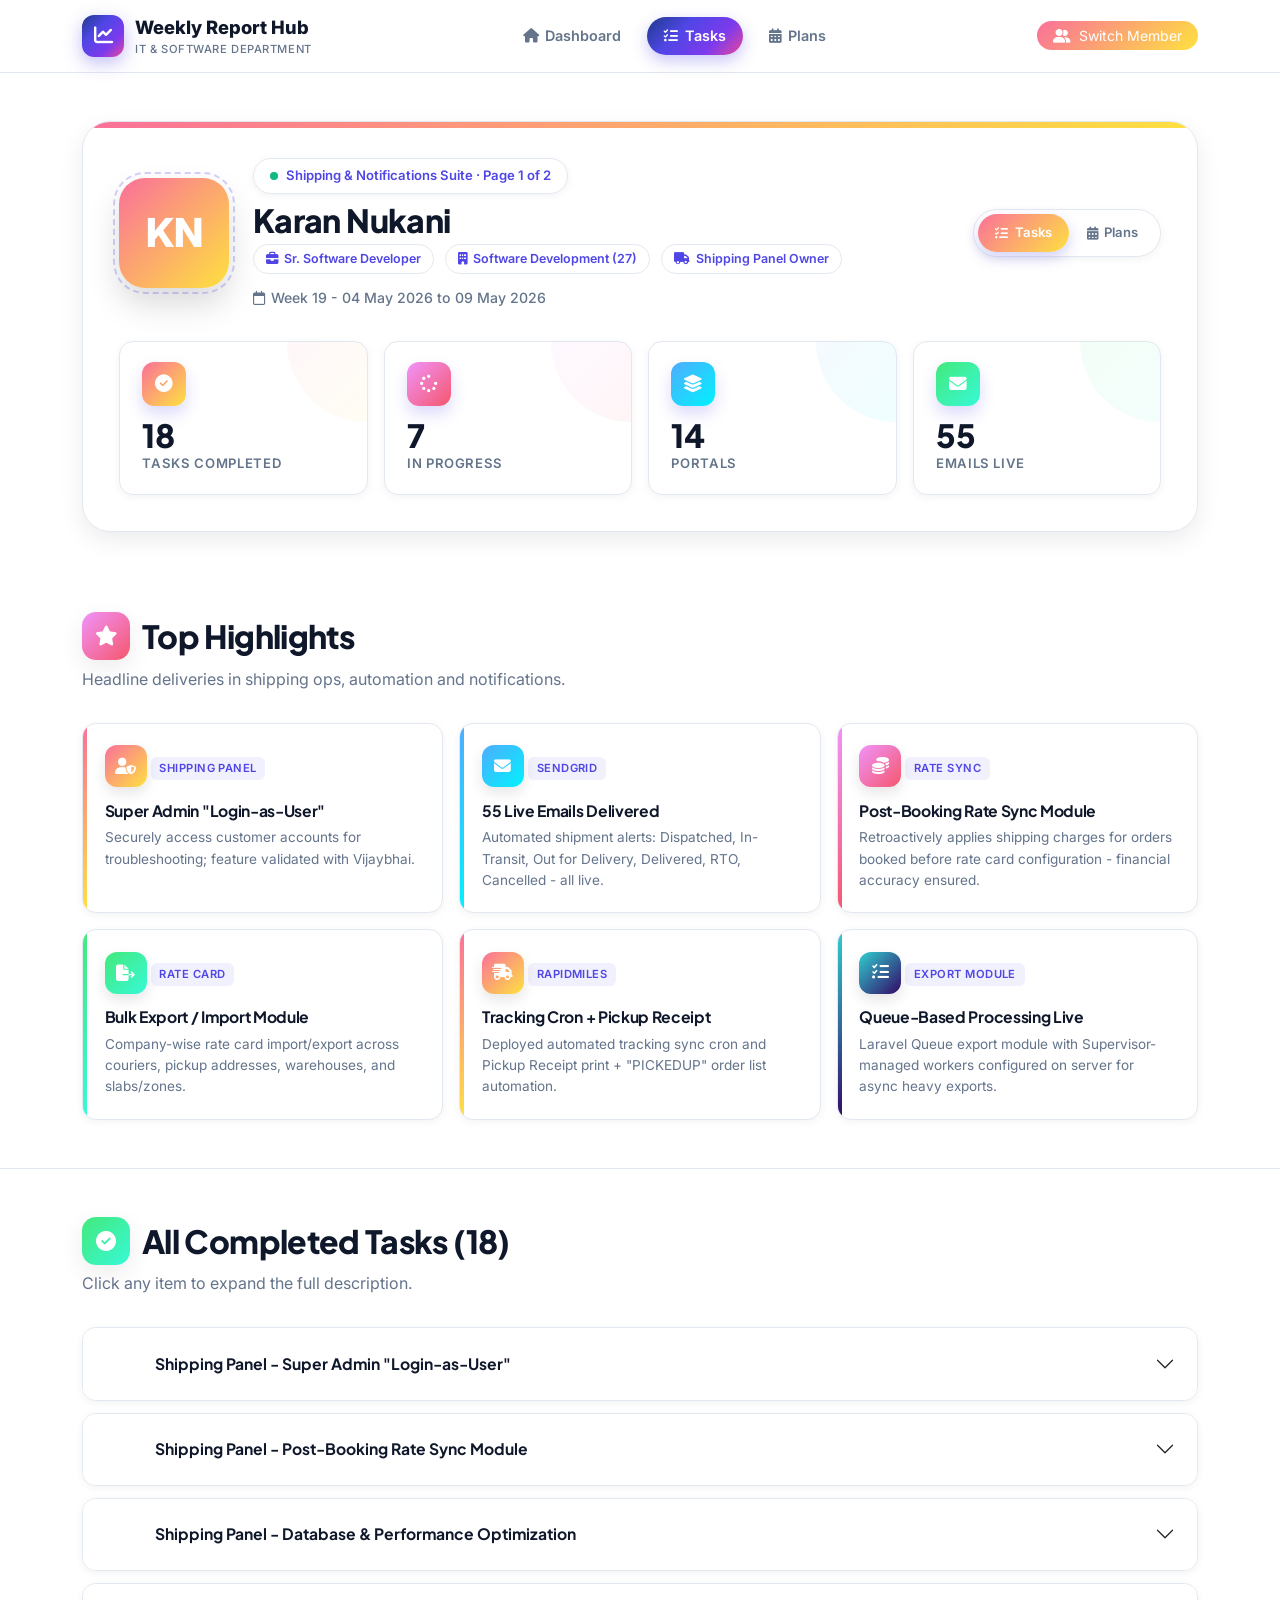
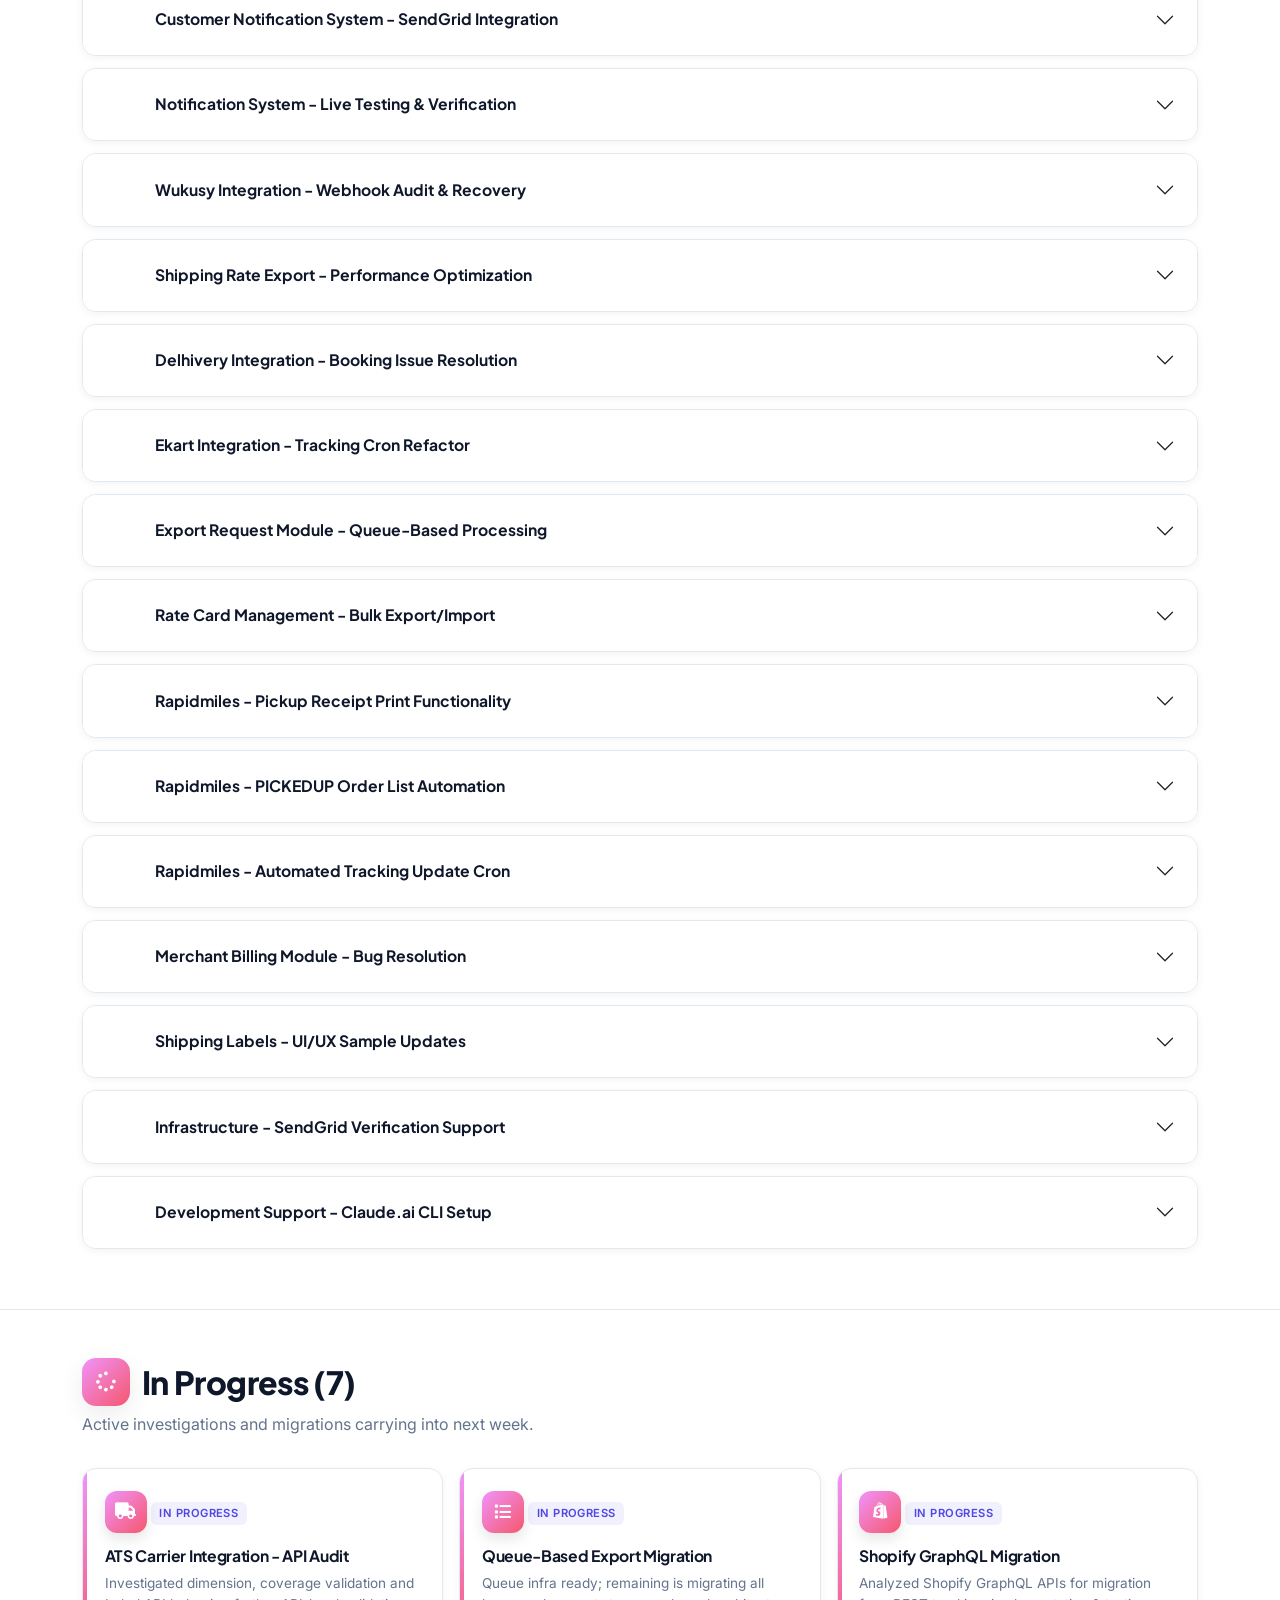
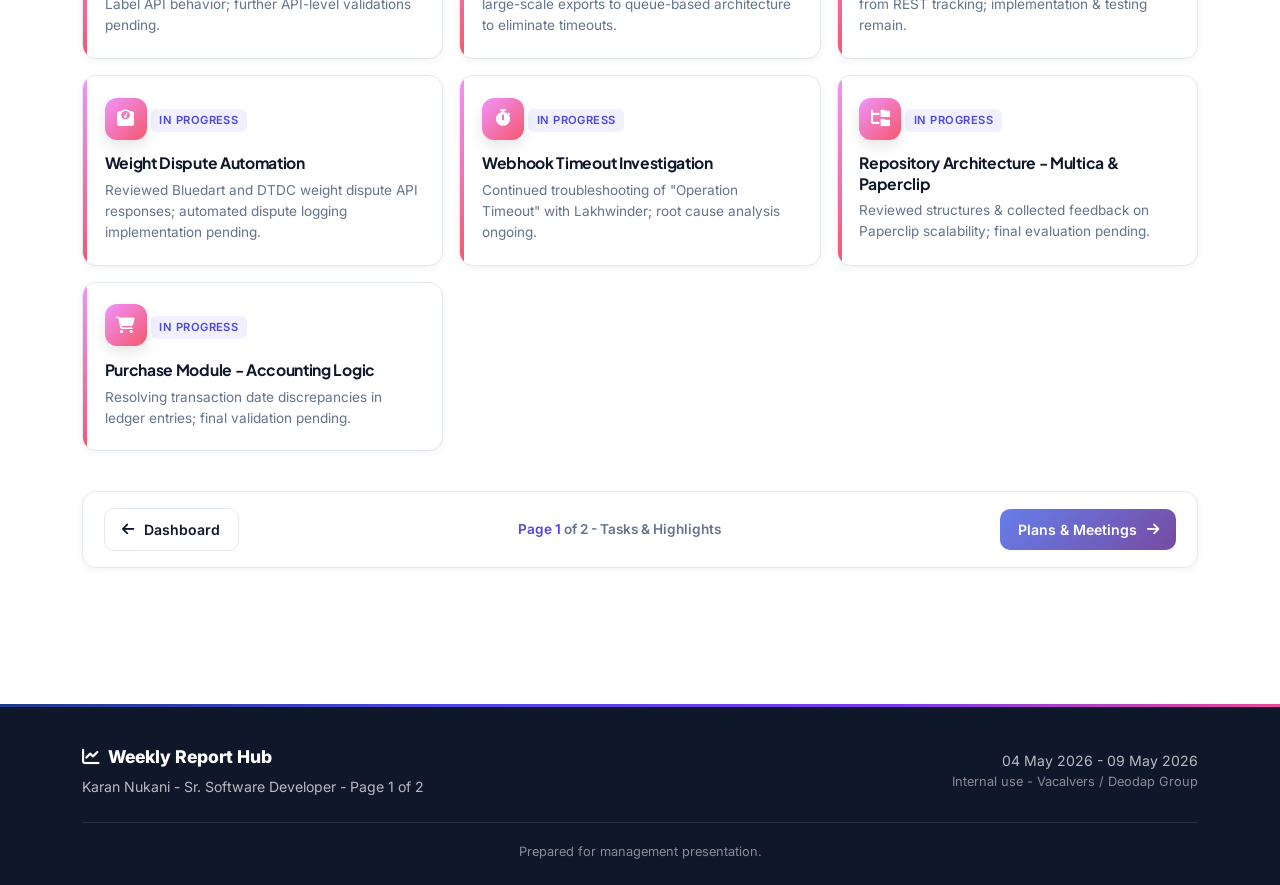
<file: karan-page1.html>
<!DOCTYPE html>
<html lang="en">
<head>
<meta charset="UTF-8">
<meta name="viewport" content="width=device-width, initial-scale=1.0">
<title>Karan Nukani - Tasks &amp; Highlights | Weekly Report</title>
<link rel="preconnect" href="https://fonts.googleapis.com">
<link rel="preconnect" href="https://fonts.gstatic.com" crossorigin>
<link href="https://fonts.googleapis.com/css2?family=Inter:wght@400;500;600;700&family=Plus+Jakarta+Sans:wght@600;700;800&display=swap" rel="stylesheet">
<link href="https://cdn.jsdelivr.net/npm/bootstrap@5.3.2/dist/css/bootstrap.min.css" rel="stylesheet">
<link href="https://cdnjs.cloudflare.com/ajax/libs/font-awesome/6.5.1/css/all.min.css" rel="stylesheet">
<link href="https://unpkg.com/aos@2.3.4/dist/aos.css" rel="stylesheet">
<link href="assets/css/style.css" rel="stylesheet">
</head>
<body>

<nav class="app-navbar">
    <div class="container">
        <div class="d-flex align-items-center justify-content-between">
            <a href="index.html" class="brand-logo">
                <span class="brand-icon"><i class="fa-solid fa-chart-line"></i></span>
                <span>Weekly Report Hub<small>IT &amp; Software Department</small></span>
            </a>
            <div class="d-none d-lg-flex align-items-center gap-2">
                <a href="index.html" class="nav-tab"><i class="fa-solid fa-house"></i> Dashboard</a>
                <a href="karan-page1.html" class="nav-tab active"><i class="fa-solid fa-list-check"></i> Tasks</a>
                <a href="karan-page2.html" class="nav-tab"><i class="fa-solid fa-calendar-days"></i> Plans</a>
            </div>
            <div class="dropdown employee-switcher">
                <button class="btn btn-sm rounded-pill px-3" type="button" data-bs-toggle="dropdown" style="background: var(--grad-5); color: #fff; border: none;">
                    <i class="fa-solid fa-user-group me-1"></i> Switch Member
                </button>
                <ul class="dropdown-menu dropdown-menu-end">
                    <li><a class="dropdown-item" href="aarti-page1.html"><span class="avatar-mini grad-aarti" style="background: var(--emp-gradient);">AV</span> Aarti Vara</a></li>
                    <li><a class="dropdown-item" href="hemang-page1.html"><span class="avatar-mini grad-hemang" style="background: var(--emp-gradient);">HD</span> Hemang Dodiya</a></li>
                    <li><a class="dropdown-item" href="darshan-page1.html"><span class="avatar-mini grad-darshan" style="background: var(--emp-gradient);">DR</span> Darshan Ramani</a></li>
                    <li><a class="dropdown-item" href="keval-page1.html"><span class="avatar-mini grad-keval" style="background: var(--emp-gradient);">KK</span> Keval Kateshiya</a></li>
                    <li><a class="dropdown-item" href="karan-page1.html"><span class="avatar-mini grad-karan" style="background: var(--emp-gradient);">KN</span> Karan Nukani</a></li>
                    <li><a class="dropdown-item" href="dhaval-page1.html"><span class="avatar-mini grad-dhaval" style="background: var(--emp-gradient);">DJ</span> Dhaval Jethva</a></li>
                </ul>
            </div>
        </div>
    </div>
</nav>

<section class="employee-hero grad-karan">
    <div class="hero-orbs"><div class="orb orb-1"></div><div class="orb orb-2"></div></div>
    <div class="container hero-content">
        <div class="employee-card-hero" data-aos="fade-up">
            <div class="row align-items-center g-4">
                <div class="col-auto"><div class="avatar-xl">KN</div></div>
                <div class="col">
                    <div class="hero-badge mb-2"><span class="pulse-dot"></span> Shipping &amp; Notifications Suite  &middot;  Page 1 of 2</div>
                    <h1 class="employee-name">Karan Nukani</h1>
                    <span class="employee-role-chip"><i class="fa-solid fa-briefcase"></i> Sr. Software Developer</span>
                    <span class="employee-role-chip"><i class="fa-solid fa-building"></i> Software Development (27)</span>
                    <span class="employee-role-chip"><i class="fa-solid fa-truck"></i> Shipping Panel Owner</span>
                    <div class="week-stamp"><i class="fa-regular fa-calendar"></i> Week 19  -  04 May 2026 to 09 May 2026</div>
                </div>
                <div class="col-12 col-md-auto">
                    <div class="page-tabs">
                        <a href="karan-page1.html" class="active"><i class="fa-solid fa-list-check"></i> Tasks</a>
                        <a href="karan-page2.html"><i class="fa-solid fa-calendar-days"></i> Plans</a>
                    </div>
                </div>
            </div>
            <div class="row g-3 mt-3">
                <div class="col-6 col-md-3" data-aos="zoom-in" data-aos-delay="0">
                    <div class="stat-card" style="--stat-color: var(--emp-gradient);">
                        <div class="stat-icon" style="background: var(--emp-gradient);"><i class="fa-solid fa-circle-check"></i></div>
                        <div class="stat-value" data-count="18">0</div>
                        <div class="stat-label">Tasks Completed</div>
                    </div>
                </div>
                <div class="col-6 col-md-3" data-aos="zoom-in" data-aos-delay="100">
                    <div class="stat-card" style="--stat-color: var(--grad-2);">
                        <div class="stat-icon" style="background: var(--grad-2);"><i class="fa-solid fa-spinner"></i></div>
                        <div class="stat-value" data-count="7">0</div>
                        <div class="stat-label">In Progress</div>
                    </div>
                </div>
                <div class="col-6 col-md-3" data-aos="zoom-in" data-aos-delay="200">
                    <div class="stat-card" style="--stat-color: var(--grad-3);">
                        <div class="stat-icon" style="background: var(--grad-3);"><i class="fa-solid fa-layer-group"></i></div>
                        <div class="stat-value" data-count="14">0</div>
                        <div class="stat-label">Portals</div>
                    </div>
                </div>
                <div class="col-6 col-md-3" data-aos="zoom-in" data-aos-delay="300">
                    <div class="stat-card" style="--stat-color: var(--grad-4);">
                        <div class="stat-icon" style="background: var(--grad-4);"><i class="fa-solid fa-envelope"></i></div>
                        <div class="stat-value" data-count="55">0</div>
                        <div class="stat-label">Emails Live</div>
                    </div>
                </div>
            </div>
        </div>
    </div>
</section>

<!-- HIGHLIGHTS -->
<section class="section-block">
    <div class="container">
        <div class="mb-4" data-aos="fade-up">
            <h2 class="section-title"><span class="title-icon" style="background: var(--grad-2);"><i class="fa-solid fa-star"></i></span> Top Highlights</h2>
            <p class="section-subtitle">Headline deliveries in shipping ops, automation and notifications.</p>
        </div>
        <div class="row g-3">
            <div class="col-md-6 col-lg-4" data-aos="fade-up" data-aos-delay="0">
                <div class="highlight-card grad-karan" style="--card-color: var(--emp-gradient);">
                    <div class="h-icon" style="background: var(--emp-gradient);"><i class="fa-solid fa-user-shield"></i></div>
                    <span class="h-tag">Shipping Panel</span>
                    <h6>Super Admin "Login-as-User"</h6>
                    <p>Securely access customer accounts for troubleshooting; feature validated with Vijaybhai.</p>
                </div>
            </div>
            <div class="col-md-6 col-lg-4" data-aos="fade-up" data-aos-delay="80">
                <div class="highlight-card" style="--card-color: var(--grad-3);">
                    <div class="h-icon" style="background: var(--grad-3);"><i class="fa-solid fa-envelope"></i></div>
                    <span class="h-tag">SendGrid</span>
                    <h6>55 Live Emails Delivered</h6>
                    <p>Automated shipment alerts: Dispatched, In-Transit, Out for Delivery, Delivered, RTO, Cancelled - all live.</p>
                </div>
            </div>
            <div class="col-md-6 col-lg-4" data-aos="fade-up" data-aos-delay="160">
                <div class="highlight-card" style="--card-color: var(--grad-2);">
                    <div class="h-icon" style="background: var(--grad-2);"><i class="fa-solid fa-coins"></i></div>
                    <span class="h-tag">Rate Sync</span>
                    <h6>Post-Booking Rate Sync Module</h6>
                    <p>Retroactively applies shipping charges for orders booked before rate card configuration - financial accuracy ensured.</p>
                </div>
            </div>
            <div class="col-md-6 col-lg-4" data-aos="fade-up" data-aos-delay="0">
                <div class="highlight-card" style="--card-color: var(--grad-4);">
                    <div class="h-icon" style="background: var(--grad-4);"><i class="fa-solid fa-file-export"></i></div>
                    <span class="h-tag">Rate Card</span>
                    <h6>Bulk Export / Import Module</h6>
                    <p>Company-wise rate card import/export across couriers, pickup addresses, warehouses, and slabs/zones.</p>
                </div>
            </div>
            <div class="col-md-6 col-lg-4" data-aos="fade-up" data-aos-delay="80">
                <div class="highlight-card" style="--card-color: var(--grad-5);">
                    <div class="h-icon" style="background: var(--grad-5);"><i class="fa-solid fa-truck-fast"></i></div>
                    <span class="h-tag">Rapidmiles</span>
                    <h6>Tracking Cron + Pickup Receipt</h6>
                    <p>Deployed automated tracking sync cron and Pickup Receipt print + "PICKEDUP" order list automation.</p>
                </div>
            </div>
            <div class="col-md-6 col-lg-4" data-aos="fade-up" data-aos-delay="160">
                <div class="highlight-card" style="--card-color: var(--grad-6);">
                    <div class="h-icon" style="background: var(--grad-6);"><i class="fa-solid fa-list-check"></i></div>
                    <span class="h-tag">Export Module</span>
                    <h6>Queue-Based Processing Live</h6>
                    <p>Laravel Queue export module with Supervisor-managed workers configured on server for async heavy exports.</p>
                </div>
            </div>
        </div>
    </div>
</section>

<!-- COMPLETED -->
<section class="section-block alt">
    <div class="container">
        <div class="mb-4" data-aos="fade-up">
            <h2 class="section-title"><span class="title-icon" style="background: var(--grad-4);"><i class="fa-solid fa-circle-check"></i></span> All Completed Tasks (18)</h2>
            <p class="section-subtitle">Click any item to expand the full description.</p>
        </div>

        <div class="accordion accordion-pro" id="knAcc" data-aos="fade-up">
            <div class="accordion-item"><h3 class="accordion-header"><button class="accordion-button collapsed" data-bs-toggle="collapse" data-bs-target="#kn1">
                <span class="acc-icon" style="background: var(--emp-gradient);"><i class="fa-solid fa-user-shield"></i></span> Shipping Panel - Super Admin "Login-as-User"
            </button></h3><div id="kn1" class="accordion-collapse collapse" data-bs-parent="#knAcc"><div class="accordion-body">
                <div class="acc-detail">Developed and implemented the "Login-as-User" functionality for Super Admins to securely access customer accounts for troubleshooting and operational support. Feature completed and validated as discussed with Vijaybhai.</div>
                <div class="meta-tags"><span class="meta-tag success"><i class="fa-solid fa-check"></i> Validated</span><span class="meta-tag info"><i class="fa-solid fa-user"></i> Vijaybhai</span></div>
            </div></div></div>

            <div class="accordion-item"><h3 class="accordion-header"><button class="accordion-button collapsed" data-bs-toggle="collapse" data-bs-target="#kn2">
                <span class="acc-icon" style="background: var(--emp-gradient);"><i class="fa-solid fa-coins"></i></span> Shipping Panel - Post-Booking Rate Sync Module
            </button></h3><div id="kn2" class="accordion-collapse collapse" data-bs-parent="#knAcc"><div class="accordion-body">
                <div class="acc-detail">Developed a rate synchronization module to retroactively apply shipping charges for orders booked before rate card configuration. Successfully ensured financial accuracy between booking operations and delayed rate updates.</div>
                <div class="meta-tags"><span class="meta-tag success"><i class="fa-solid fa-check"></i> Financial accuracy verified</span></div>
            </div></div></div>

            <div class="accordion-item"><h3 class="accordion-header"><button class="accordion-button collapsed" data-bs-toggle="collapse" data-bs-target="#kn3">
                <span class="acc-icon" style="background: var(--emp-gradient);"><i class="fa-solid fa-database"></i></span> Shipping Panel - Database &amp; Performance Optimization
            </button></h3><div id="kn3" class="accordion-collapse collapse" data-bs-parent="#knAcc"><div class="accordion-body">
                <div class="acc-detail">Conducted deep-dive analysis of slow-running database queries causing processing bottlenecks. Refactored and optimized scripts to improve execution speed and system stability during high-volume operations.</div>
                <div class="meta-tags"><span class="meta-tag success"><i class="fa-solid fa-check"></i> Optimized</span></div>
            </div></div></div>

            <div class="accordion-item"><h3 class="accordion-header"><button class="accordion-button collapsed" data-bs-toggle="collapse" data-bs-target="#kn4">
                <span class="acc-icon" style="background: var(--emp-gradient);"><i class="fa-solid fa-envelope"></i></span> Customer Notification System - SendGrid Integration
            </button></h3><div id="kn4" class="accordion-collapse collapse" data-bs-parent="#knAcc"><div class="accordion-body">
                <div class="acc-detail">Developed and deployed an automated email notification system integrated with SendGrid. Successfully enabled shipment milestone alerts including Dispatched, In-Transit, Out for Delivery, Delivered, RTO, and Cancelled statuses.</div>
                <div class="meta-tags"><span class="meta-tag success"><i class="fa-solid fa-check"></i> Deployed</span></div>
            </div></div></div>

            <div class="accordion-item"><h3 class="accordion-header"><button class="accordion-button collapsed" data-bs-toggle="collapse" data-bs-target="#kn5">
                <span class="acc-icon" style="background: var(--emp-gradient);"><i class="fa-solid fa-vial"></i></span> Notification System - Live Testing &amp; Verification
            </button></h3><div id="kn5" class="accordion-collapse collapse" data-bs-parent="#knAcc"><div class="accordion-body">
                <div class="acc-detail">Performed live testing on production infrastructure and successfully processed 55 transactional emails. Verified functionality under the SendGrid trial environment.</div>
                <div class="meta-tags"><span class="meta-tag success"><i class="fa-solid fa-check"></i> 55 Emails Live</span></div>
            </div></div></div>

            <div class="accordion-item"><h3 class="accordion-header"><button class="accordion-button collapsed" data-bs-toggle="collapse" data-bs-target="#kn6">
                <span class="acc-icon" style="background: var(--emp-gradient);"><i class="fa-solid fa-link"></i></span> Wukusy Integration - Webhook Audit &amp; Recovery
            </button></h3><div id="kn6" class="accordion-collapse collapse" data-bs-parent="#knAcc"><div class="accordion-body">
                <div class="acc-detail">Audited outbound webhook requests and verified delivery success for Wukusy integrations. Re-sent missing tracking payloads to resolve reported synchronization gaps.</div>
                <div class="meta-tags"><span class="meta-tag success"><i class="fa-solid fa-check"></i> Synced</span></div>
            </div></div></div>

            <div class="accordion-item"><h3 class="accordion-header"><button class="accordion-button collapsed" data-bs-toggle="collapse" data-bs-target="#kn7">
                <span class="acc-icon" style="background: var(--emp-gradient);"><i class="fa-solid fa-file-export"></i></span> Shipping Rate Export - Performance Optimization
            </button></h3><div id="kn7" class="accordion-collapse collapse" data-bs-parent="#knAcc"><div class="accordion-body">
                <div class="acc-detail">Investigated and resolved report loading and export stability issues under large datasets. Optimized related database queries for improved reliability.</div>
                <div class="meta-tags"><span class="meta-tag success"><i class="fa-solid fa-check"></i> Stabilized</span></div>
            </div></div></div>

            <div class="accordion-item"><h3 class="accordion-header"><button class="accordion-button collapsed" data-bs-toggle="collapse" data-bs-target="#kn8">
                <span class="acc-icon" style="background: var(--emp-gradient);"><i class="fa-solid fa-truck-fast"></i></span> Delhivery Integration - Booking Issue Resolution
            </button></h3><div id="kn8" class="accordion-collapse collapse" data-bs-parent="#knAcc"><div class="accordion-body">
                <div class="acc-detail">Resolved API booking failures caused by special characters in shipment data. Fix was confirmed and validated with Chirag.</div>
                <div class="meta-tags"><span class="meta-tag success"><i class="fa-solid fa-check"></i> Validated</span><span class="meta-tag info"><i class="fa-solid fa-user"></i> Chirag</span></div>
            </div></div></div>

            <div class="accordion-item"><h3 class="accordion-header"><button class="accordion-button collapsed" data-bs-toggle="collapse" data-bs-target="#kn9">
                <span class="acc-icon" style="background: var(--emp-gradient);"><i class="fa-solid fa-arrows-rotate"></i></span> Ekart Integration - Tracking Cron Refactor
            </button></h3><div id="kn9" class="accordion-collapse collapse" data-bs-parent="#knAcc"><div class="accordion-body">
                <div class="acc-detail">Refactored the Ekart tracking cron process to align with the updated API version. Successfully restored and verified shipment status synchronization.</div>
                <div class="meta-tags"><span class="meta-tag success"><i class="fa-solid fa-check"></i> Restored</span></div>
            </div></div></div>

            <div class="accordion-item"><h3 class="accordion-header"><button class="accordion-button collapsed" data-bs-toggle="collapse" data-bs-target="#kn10">
                <span class="acc-icon" style="background: var(--emp-gradient);"><i class="fa-solid fa-list-check"></i></span> Export Request Module - Queue-Based Processing
            </button></h3><div id="kn10" class="accordion-collapse collapse" data-bs-parent="#knAcc"><div class="accordion-body">
                <div class="acc-detail">Implemented a Laravel Queue-based Export Request Module for handling heavy export operations asynchronously. Successfully configured Supervisor for queue worker management on the server.</div>
                <div class="meta-tags"><span class="meta-tag success"><i class="fa-solid fa-check"></i> Supervisor configured</span></div>
            </div></div></div>

            <div class="accordion-item"><h3 class="accordion-header"><button class="accordion-button collapsed" data-bs-toggle="collapse" data-bs-target="#kn11">
                <span class="acc-icon" style="background: var(--emp-gradient);"><i class="fa-solid fa-file-import"></i></span> Rate Card Management - Bulk Export/Import
            </button></h3><div id="kn11" class="accordion-collapse collapse" data-bs-parent="#knAcc"><div class="accordion-body">
                <div class="acc-detail">Developed a company-wise rate card export/import module enabling bulk shipping rate updates across couriers, pickup addresses, warehouses, and slabs/zones.</div>
                <div class="meta-tags"><span class="meta-tag success"><i class="fa-solid fa-check"></i> Live Bulk Ops</span></div>
            </div></div></div>

            <div class="accordion-item"><h3 class="accordion-header"><button class="accordion-button collapsed" data-bs-toggle="collapse" data-bs-target="#kn12">
                <span class="acc-icon" style="background: var(--emp-gradient);"><i class="fa-solid fa-print"></i></span> Rapidmiles - Pickup Receipt Print Functionality
            </button></h3><div id="kn12" class="accordion-collapse collapse" data-bs-parent="#knAcc"><div class="accordion-body">
                <div class="acc-detail">Collaborated on the design and implementation of Pickup Receipt Print functionality for operational use within the Rapidmiles workflow.</div>
                <div class="meta-tags"><span class="meta-tag success"><i class="fa-solid fa-check"></i> Implemented</span></div>
            </div></div></div>

            <div class="accordion-item"><h3 class="accordion-header"><button class="accordion-button collapsed" data-bs-toggle="collapse" data-bs-target="#kn13">
                <span class="acc-icon" style="background: var(--emp-gradient);"><i class="fa-solid fa-boxes-packing"></i></span> Rapidmiles - PICKEDUP Order List Automation
            </button></h3><div id="kn13" class="accordion-collapse collapse" data-bs-parent="#knAcc"><div class="accordion-body">
                <div class="acc-detail">Developed a new script to generate and print "PICKEDUP" order lists, streamlining warehouse handover and operational tracking processes.</div>
                <div class="meta-tags"><span class="meta-tag success"><i class="fa-solid fa-check"></i> Automated</span></div>
            </div></div></div>

            <div class="accordion-item"><h3 class="accordion-header"><button class="accordion-button collapsed" data-bs-toggle="collapse" data-bs-target="#kn14">
                <span class="acc-icon" style="background: var(--emp-gradient);"><i class="fa-solid fa-stopwatch"></i></span> Rapidmiles - Automated Tracking Update Cron
            </button></h3><div id="kn14" class="accordion-collapse collapse" data-bs-parent="#knAcc"><div class="accordion-body">
                <div class="acc-detail">Developed and deployed a cron job within the shipping panel to automate Rapidmiles tracking synchronization for real-time order status updates.</div>
                <div class="meta-tags"><span class="meta-tag success"><i class="fa-solid fa-check"></i> Deployed</span></div>
            </div></div></div>

            <div class="accordion-item"><h3 class="accordion-header"><button class="accordion-button collapsed" data-bs-toggle="collapse" data-bs-target="#kn15">
                <span class="acc-icon" style="background: var(--emp-gradient);"><i class="fa-solid fa-wallet"></i></span> Merchant Billing Module - Bug Resolution
            </button></h3><div id="kn15" class="accordion-collapse collapse" data-bs-parent="#knAcc"><div class="accordion-body">
                <div class="acc-detail">Resolved critical data loading issues in the Merchant Login billing section, including Wallet History and Invoice display problems.</div>
                <div class="meta-tags"><span class="meta-tag success"><i class="fa-solid fa-check"></i> Resolved</span></div>
            </div></div></div>

            <div class="accordion-item"><h3 class="accordion-header"><button class="accordion-button collapsed" data-bs-toggle="collapse" data-bs-target="#kn16">
                <span class="acc-icon" style="background: var(--emp-gradient);"><i class="fa-solid fa-tags"></i></span> Shipping Labels - UI/UX Sample Updates
            </button></h3><div id="kn16" class="accordion-collapse collapse" data-bs-parent="#knAcc"><div class="accordion-body">
                <div class="acc-detail">Prepared and submitted updated shipping label samples for review and approval.</div>
                <div class="meta-tags"><span class="meta-tag warn"><i class="fa-solid fa-hourglass-half"></i> Awaiting Approval</span></div>
            </div></div></div>

            <div class="accordion-item"><h3 class="accordion-header"><button class="accordion-button collapsed" data-bs-toggle="collapse" data-bs-target="#kn17">
                <span class="acc-icon" style="background: var(--emp-gradient);"><i class="fa-solid fa-shield"></i></span> Infrastructure - SendGrid Verification Support
            </button></h3><div id="kn17" class="accordion-collapse collapse" data-bs-parent="#knAcc"><div class="accordion-body">
                <div class="acc-detail">Managed the technical verification process for Twilio SendGrid and provided required configuration details to support account approval.</div>
                <div class="meta-tags"><span class="meta-tag success"><i class="fa-solid fa-check"></i> Verified</span></div>
            </div></div></div>

            <div class="accordion-item"><h3 class="accordion-header"><button class="accordion-button collapsed" data-bs-toggle="collapse" data-bs-target="#kn18">
                <span class="acc-icon" style="background: var(--emp-gradient);"><i class="fa-solid fa-robot"></i></span> Development Support - Claude.ai CLI Setup
            </button></h3><div id="kn18" class="accordion-collapse collapse" data-bs-parent="#knAcc"><div class="accordion-body">
                <div class="acc-detail">Assisted with Claude.ai CLI installation and provided technical guidance on CLI usage for development workflows.</div>
                <div class="meta-tags"><span class="meta-tag success"><i class="fa-solid fa-check"></i> Onboarded</span></div>
            </div></div></div>
        </div>
    </div>
</section>

<!-- IN PROGRESS -->
<section class="section-block">
    <div class="container">
        <div class="mb-4" data-aos="fade-up">
            <h2 class="section-title"><span class="title-icon" style="background: var(--grad-2);"><i class="fa-solid fa-spinner"></i></span> In Progress (7)</h2>
            <p class="section-subtitle">Active investigations and migrations carrying into next week.</p>
        </div>
        <div class="row g-3">
            <div class="col-md-6 col-lg-4" data-aos="fade-up" data-aos-delay="0">
                <div class="highlight-card" style="--card-color: var(--grad-2);">
                    <div class="h-icon" style="background: var(--grad-2);"><i class="fa-solid fa-truck"></i></div>
                    <span class="h-tag">In Progress</span>
                    <h6>ATS Carrier Integration - API Audit</h6>
                    <p>Investigated dimension, coverage validation and Label API behavior; further API-level validations pending.</p>
                </div>
            </div>
            <div class="col-md-6 col-lg-4" data-aos="fade-up" data-aos-delay="80">
                <div class="highlight-card" style="--card-color: var(--grad-2);">
                    <div class="h-icon" style="background: var(--grad-2);"><i class="fa-solid fa-list"></i></div>
                    <span class="h-tag">In Progress</span>
                    <h6>Queue-Based Export Migration</h6>
                    <p>Queue infra ready; remaining is migrating all large-scale exports to queue-based architecture to eliminate timeouts.</p>
                </div>
            </div>
            <div class="col-md-6 col-lg-4" data-aos="fade-up" data-aos-delay="160">
                <div class="highlight-card" style="--card-color: var(--grad-2);">
                    <div class="h-icon" style="background: var(--grad-2);"><i class="fa-brands fa-shopify"></i></div>
                    <span class="h-tag">In Progress</span>
                    <h6>Shopify GraphQL Migration</h6>
                    <p>Analyzed Shopify GraphQL APIs for migration from REST tracking; implementation &amp; testing remain.</p>
                </div>
            </div>
            <div class="col-md-6 col-lg-4" data-aos="fade-up" data-aos-delay="0">
                <div class="highlight-card" style="--card-color: var(--grad-2);">
                    <div class="h-icon" style="background: var(--grad-2);"><i class="fa-solid fa-weight-scale"></i></div>
                    <span class="h-tag">In Progress</span>
                    <h6>Weight Dispute Automation</h6>
                    <p>Reviewed Bluedart and DTDC weight dispute API responses; automated dispute logging implementation pending.</p>
                </div>
            </div>
            <div class="col-md-6 col-lg-4" data-aos="fade-up" data-aos-delay="80">
                <div class="highlight-card" style="--card-color: var(--grad-2);">
                    <div class="h-icon" style="background: var(--grad-2);"><i class="fa-solid fa-stopwatch"></i></div>
                    <span class="h-tag">In Progress</span>
                    <h6>Webhook Timeout Investigation</h6>
                    <p>Continued troubleshooting of "Operation Timeout" with Lakhwinder; root cause analysis ongoing.</p>
                </div>
            </div>
            <div class="col-md-6 col-lg-4" data-aos="fade-up" data-aos-delay="160">
                <div class="highlight-card" style="--card-color: var(--grad-2);">
                    <div class="h-icon" style="background: var(--grad-2);"><i class="fa-solid fa-folder-tree"></i></div>
                    <span class="h-tag">In Progress</span>
                    <h6>Repository Architecture - Multica &amp; Paperclip</h6>
                    <p>Reviewed structures &amp; collected feedback on Paperclip scalability; final evaluation pending.</p>
                </div>
            </div>
            <div class="col-md-6 col-lg-4" data-aos="fade-up" data-aos-delay="0">
                <div class="highlight-card" style="--card-color: var(--grad-2);">
                    <div class="h-icon" style="background: var(--grad-2);"><i class="fa-solid fa-cart-shopping"></i></div>
                    <span class="h-tag">In Progress</span>
                    <h6>Purchase Module - Accounting Logic</h6>
                    <p>Resolving transaction date discrepancies in ledger entries; final validation pending.</p>
                </div>
            </div>
        </div>

        <div class="page-nav" data-aos="fade-up">
            <a href="index.html" class="page-nav-btn back"><i class="fa-solid fa-arrow-left"></i> Dashboard</a>
            <div class="page-indicator"><span class="active">Page 1</span> of 2  -  Tasks &amp; Highlights</div>
            <a href="karan-page2.html" class="page-nav-btn">Plans &amp; Meetings <i class="fa-solid fa-arrow-right"></i></a>
        </div>
    </div>
</section>

<footer class="app-footer">
    <div class="container">
        <div class="row align-items-center g-3">
            <div class="col-md-6">
                <div class="footer-brand"><i class="fa-solid fa-chart-line me-2"></i>Weekly Report Hub</div>
                <p>Karan Nukani - Sr. Software Developer - Page 1 of 2</p>
            </div>
            <div class="col-md-6 text-md-end">
                <p>04 May 2026 - 09 May 2026</p>
                <p class="footer-sm">Internal use - Vacalvers / Deodap Group</p>
            </div>
        </div>
        <div class="footer-divider"></div>
        <p class="footer-sm text-center mb-0">Prepared for management presentation.</p>
    </div>
</footer>

<script src="https://cdn.jsdelivr.net/npm/bootstrap@5.3.2/dist/js/bootstrap.bundle.min.js"></script>
<script src="https://unpkg.com/aos@2.3.4/dist/aos.js"></script>
<script src="assets/js/main.js"></script>
</body>
</html>
</file>
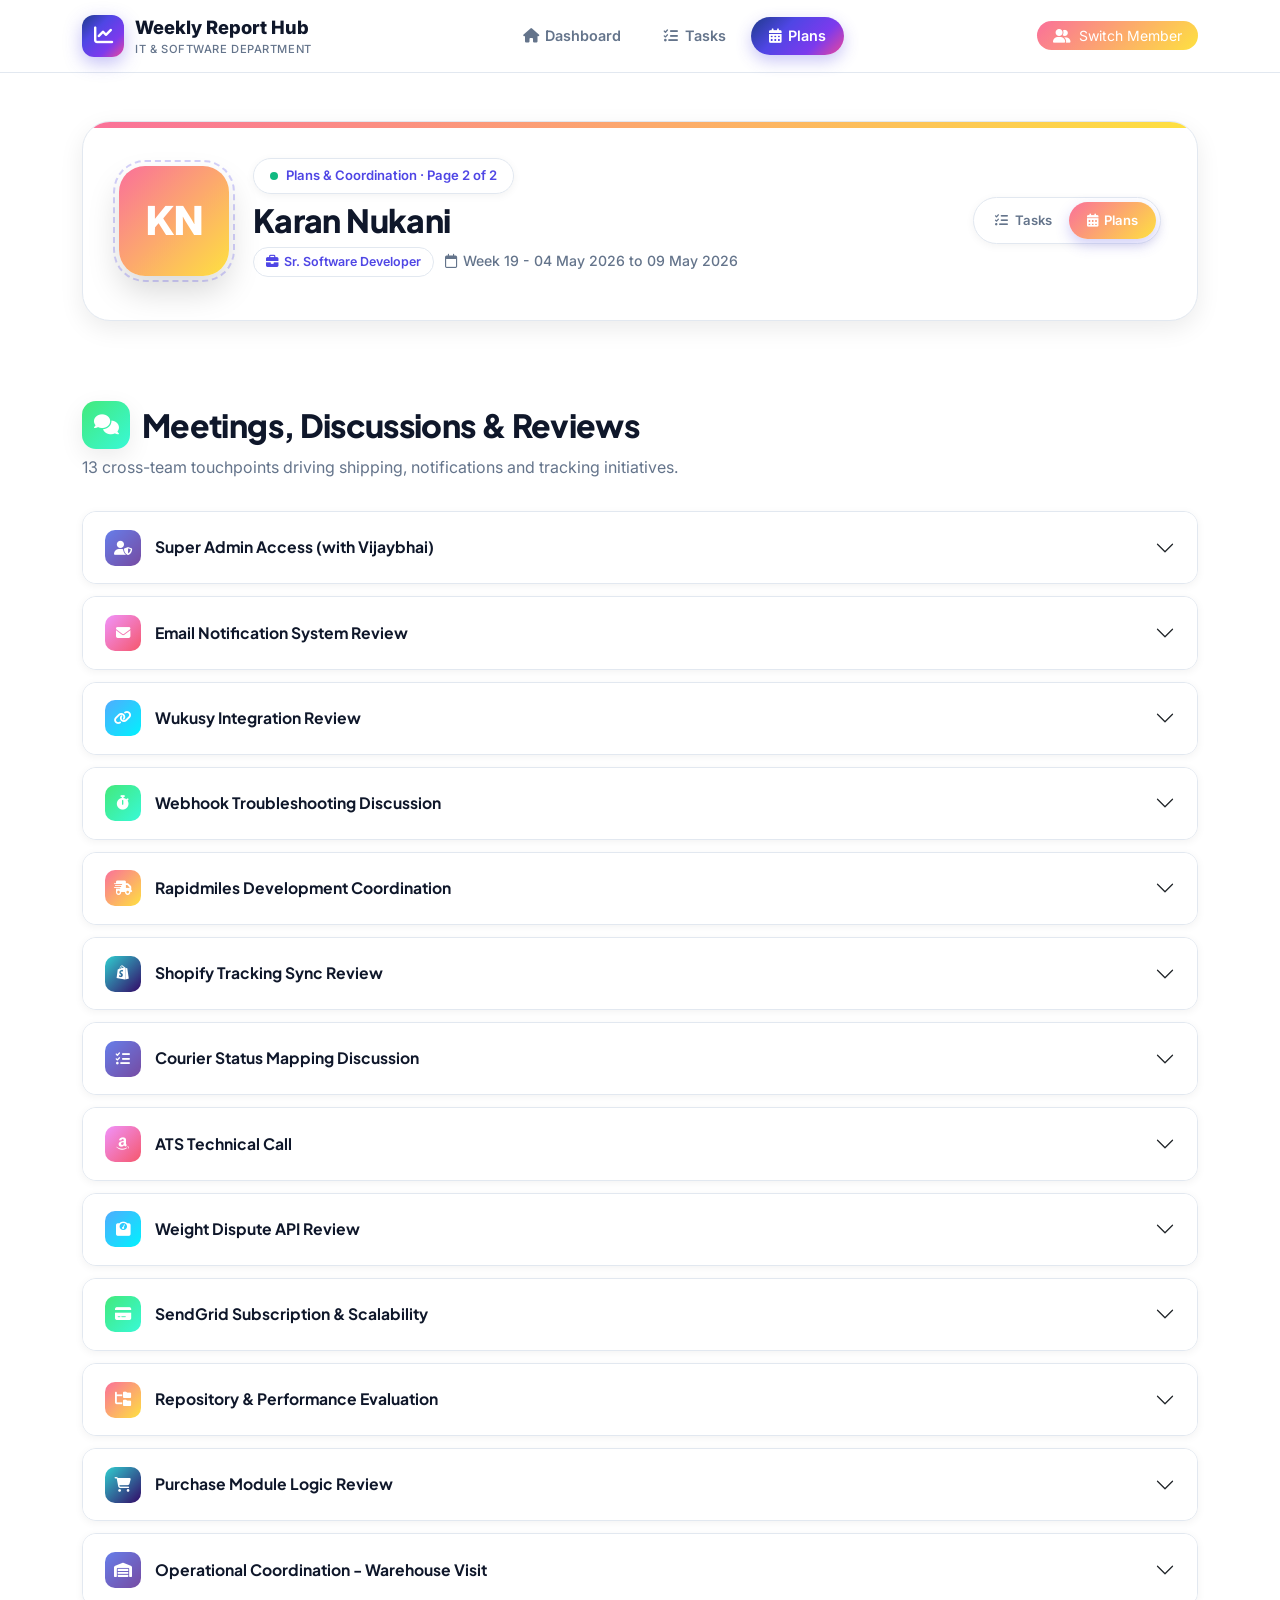
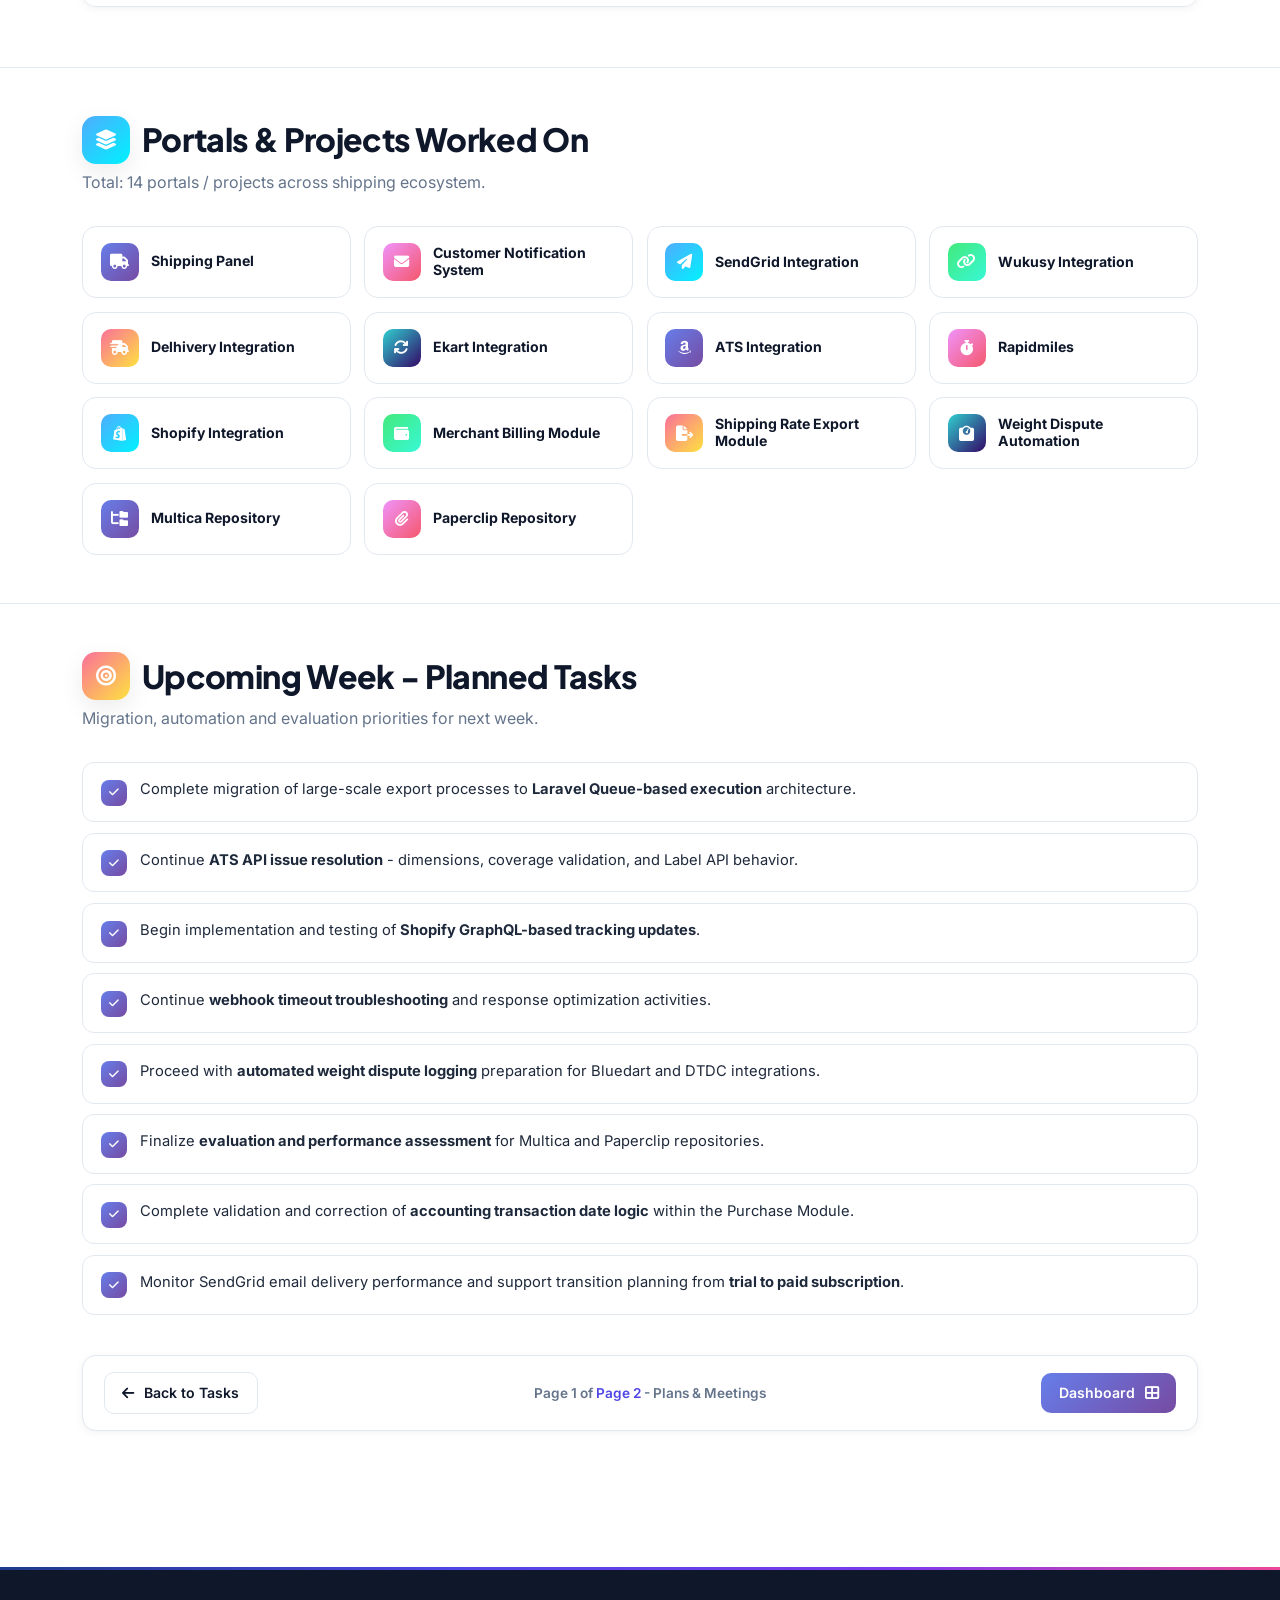
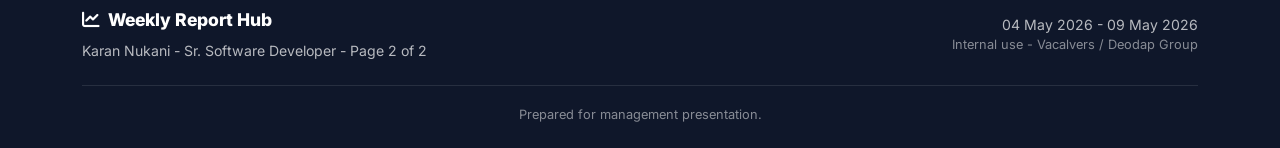
<file: karan-page2.html>
<!DOCTYPE html>
<html lang="en">
<head>
<meta charset="UTF-8">
<meta name="viewport" content="width=device-width, initial-scale=1.0">
<title>Karan Nukani - Meetings &amp; Plans | Weekly Report</title>
<link rel="preconnect" href="https://fonts.googleapis.com">
<link rel="preconnect" href="https://fonts.gstatic.com" crossorigin>
<link href="https://fonts.googleapis.com/css2?family=Inter:wght@400;500;600;700&family=Plus+Jakarta+Sans:wght@600;700;800&display=swap" rel="stylesheet">
<link href="https://cdn.jsdelivr.net/npm/bootstrap@5.3.2/dist/css/bootstrap.min.css" rel="stylesheet">
<link href="https://cdnjs.cloudflare.com/ajax/libs/font-awesome/6.5.1/css/all.min.css" rel="stylesheet">
<link href="https://unpkg.com/aos@2.3.4/dist/aos.css" rel="stylesheet">
<link href="assets/css/style.css" rel="stylesheet">
</head>
<body>

<nav class="app-navbar">
    <div class="container">
        <div class="d-flex align-items-center justify-content-between">
            <a href="index.html" class="brand-logo">
                <span class="brand-icon"><i class="fa-solid fa-chart-line"></i></span>
                <span>Weekly Report Hub<small>IT &amp; Software Department</small></span>
            </a>
            <div class="d-none d-lg-flex align-items-center gap-2">
                <a href="index.html" class="nav-tab"><i class="fa-solid fa-house"></i> Dashboard</a>
                <a href="karan-page1.html" class="nav-tab"><i class="fa-solid fa-list-check"></i> Tasks</a>
                <a href="karan-page2.html" class="nav-tab active"><i class="fa-solid fa-calendar-days"></i> Plans</a>
            </div>
            <div class="dropdown employee-switcher">
                <button class="btn btn-sm rounded-pill px-3" type="button" data-bs-toggle="dropdown" style="background: var(--grad-5); color: #fff; border: none;">
                    <i class="fa-solid fa-user-group me-1"></i> Switch Member
                </button>
                <ul class="dropdown-menu dropdown-menu-end">
                    <li><a class="dropdown-item" href="aarti-page1.html"><span class="avatar-mini grad-aarti" style="background: var(--emp-gradient);">AV</span> Aarti Vara</a></li>
                    <li><a class="dropdown-item" href="hemang-page1.html"><span class="avatar-mini grad-hemang" style="background: var(--emp-gradient);">HD</span> Hemang Dodiya</a></li>
                    <li><a class="dropdown-item" href="darshan-page1.html"><span class="avatar-mini grad-darshan" style="background: var(--emp-gradient);">DR</span> Darshan Ramani</a></li>
                    <li><a class="dropdown-item" href="keval-page1.html"><span class="avatar-mini grad-keval" style="background: var(--emp-gradient);">KK</span> Keval Kateshiya</a></li>
                    <li><a class="dropdown-item" href="karan-page1.html"><span class="avatar-mini grad-karan" style="background: var(--emp-gradient);">KN</span> Karan Nukani</a></li>
                    <li><a class="dropdown-item" href="dhaval-page1.html"><span class="avatar-mini grad-dhaval" style="background: var(--emp-gradient);">DJ</span> Dhaval Jethva</a></li>
                </ul>
            </div>
        </div>
    </div>
</nav>

<section class="employee-hero grad-karan">
    <div class="hero-orbs"><div class="orb orb-1"></div><div class="orb orb-2"></div></div>
    <div class="container hero-content">
        <div class="employee-card-hero" data-aos="fade-up">
            <div class="row align-items-center g-4">
                <div class="col-auto"><div class="avatar-xl">KN</div></div>
                <div class="col">
                    <div class="hero-badge mb-2"><span class="pulse-dot"></span> Plans &amp; Coordination  &middot;  Page 2 of 2</div>
                    <h1 class="employee-name">Karan Nukani</h1>
                    <span class="employee-role-chip"><i class="fa-solid fa-briefcase"></i> Sr. Software Developer</span>
                    <div class="week-stamp"><i class="fa-regular fa-calendar"></i> Week 19  -  04 May 2026 to 09 May 2026</div>
                </div>
                <div class="col-12 col-md-auto">
                    <div class="page-tabs">
                        <a href="karan-page1.html"><i class="fa-solid fa-list-check"></i> Tasks</a>
                        <a href="karan-page2.html" class="active"><i class="fa-solid fa-calendar-days"></i> Plans</a>
                    </div>
                </div>
            </div>
        </div>
    </div>
</section>

<!-- MEETINGS -->
<section class="section-block">
    <div class="container">
        <div class="mb-4" data-aos="fade-up">
            <h2 class="section-title"><span class="title-icon" style="background: var(--grad-4);"><i class="fa-solid fa-comments"></i></span> Meetings, Discussions &amp; Reviews</h2>
            <p class="section-subtitle">13 cross-team touchpoints driving shipping, notifications and tracking initiatives.</p>
        </div>

        <div class="accordion accordion-pro" id="knMeet" data-aos="fade-up">
            <div class="accordion-item"><h3 class="accordion-header"><button class="accordion-button collapsed" data-bs-toggle="collapse" data-bs-target="#mk1">
                <span class="acc-icon" style="background: var(--grad-1);"><i class="fa-solid fa-user-shield"></i></span> Super Admin Access (with Vijaybhai)
            </button></h3><div id="mk1" class="accordion-collapse collapse" data-bs-parent="#knMeet"><div class="accordion-body">
                <div class="acc-detail">Discussed and finalized the "Login-as-User" implementation requirements with Vijaybhai.</div>
            </div></div></div>

            <div class="accordion-item"><h3 class="accordion-header"><button class="accordion-button collapsed" data-bs-toggle="collapse" data-bs-target="#mk2">
                <span class="acc-icon" style="background: var(--grad-2);"><i class="fa-solid fa-envelope"></i></span> Email Notification System Review
            </button></h3><div id="mk2" class="accordion-collapse collapse" data-bs-parent="#knMeet"><div class="accordion-body">
                <div class="acc-detail">Conducted implementation discussions with Vijaybhai and Samir Sir regarding automated shipment notification workflows and SendGrid deployment.</div>
            </div></div></div>

            <div class="accordion-item"><h3 class="accordion-header"><button class="accordion-button collapsed" data-bs-toggle="collapse" data-bs-target="#mk3">
                <span class="acc-icon" style="background: var(--grad-3);"><i class="fa-solid fa-link"></i></span> Wukusy Integration Review
            </button></h3><div id="mk3" class="accordion-collapse collapse" data-bs-parent="#knMeet"><div class="accordion-body">
                <div class="acc-detail">Coordinated with Himanshu regarding webhook delivery validation and missing tracking payload synchronization.</div>
            </div></div></div>

            <div class="accordion-item"><h3 class="accordion-header"><button class="accordion-button collapsed" data-bs-toggle="collapse" data-bs-target="#mk4">
                <span class="acc-icon" style="background: var(--grad-4);"><i class="fa-solid fa-stopwatch"></i></span> Webhook Troubleshooting Discussion
            </button></h3><div id="mk4" class="accordion-collapse collapse" data-bs-parent="#knMeet"><div class="accordion-body">
                <div class="acc-detail">Consulted with Lakhwinder regarding webhook "Operation Timeout" errors and response handling issues.</div>
            </div></div></div>

            <div class="accordion-item"><h3 class="accordion-header"><button class="accordion-button collapsed" data-bs-toggle="collapse" data-bs-target="#mk5">
                <span class="acc-icon" style="background: var(--grad-5);"><i class="fa-solid fa-truck-fast"></i></span> Rapidmiles Development Coordination
            </button></h3><div id="mk5" class="accordion-collapse collapse" data-bs-parent="#knMeet"><div class="accordion-body">
                <div class="acc-detail">Collaborated with Vivek regarding Pickup Receipt Print functionality and operational workflow improvements.</div>
            </div></div></div>

            <div class="accordion-item"><h3 class="accordion-header"><button class="accordion-button collapsed" data-bs-toggle="collapse" data-bs-target="#mk6">
                <span class="acc-icon" style="background: var(--grad-6);"><i class="fa-brands fa-shopify"></i></span> Shopify Tracking Sync Review
            </button></h3><div id="mk6" class="accordion-collapse collapse" data-bs-parent="#knMeet"><div class="accordion-body">
                <div class="acc-detail">Discussed tracking update failures and Shopify API permission scope mismatches with Uday and reported required credential updates to Vijaybhai.</div>
            </div></div></div>

            <div class="accordion-item"><h3 class="accordion-header"><button class="accordion-button collapsed" data-bs-toggle="collapse" data-bs-target="#mk7">
                <span class="acc-icon" style="background: var(--grad-1);"><i class="fa-solid fa-list-check"></i></span> Courier Status Mapping Discussion
            </button></h3><div id="mk7" class="accordion-collapse collapse" data-bs-parent="#knMeet"><div class="accordion-body">
                <div class="acc-detail">Coordinated with Uday to review and align courier order status mappings within the Rapidmiles ecosystem.</div>
            </div></div></div>

            <div class="accordion-item"><h3 class="accordion-header"><button class="accordion-button collapsed" data-bs-toggle="collapse" data-bs-target="#mk8">
                <span class="acc-icon" style="background: var(--grad-2);"><i class="fa-brands fa-amazon"></i></span> ATS Technical Call
            </button></h3><div id="mk8" class="accordion-collapse collapse" data-bs-parent="#knMeet"><div class="accordion-body">
                <div class="acc-detail">Participated in a technical discussion with Uday and Dharmesh (Amazon ATS) regarding return address configuration, dimension validation, and Label API troubleshooting.</div>
            </div></div></div>

            <div class="accordion-item"><h3 class="accordion-header"><button class="accordion-button collapsed" data-bs-toggle="collapse" data-bs-target="#mk9">
                <span class="acc-icon" style="background: var(--grad-3);"><i class="fa-solid fa-weight-scale"></i></span> Weight Dispute API Review
            </button></h3><div id="mk9" class="accordion-collapse collapse" data-bs-parent="#knMeet"><div class="accordion-body">
                <div class="acc-detail">Collaborated with Vijaybhai to review Bluedart and DTDC weight dispute API response structures for automation planning.</div>
            </div></div></div>

            <div class="accordion-item"><h3 class="accordion-header"><button class="accordion-button collapsed" data-bs-toggle="collapse" data-bs-target="#mk10">
                <span class="acc-icon" style="background: var(--grad-4);"><i class="fa-solid fa-credit-card"></i></span> SendGrid Subscription &amp; Scalability
            </button></h3><div id="mk10" class="accordion-collapse collapse" data-bs-parent="#knMeet"><div class="accordion-body">
                <div class="acc-detail">Demonstrated the SendGrid panel to Vijaybhai and discussed migration from trial to paid subscription for higher operational volume.</div>
            </div></div></div>

            <div class="accordion-item"><h3 class="accordion-header"><button class="accordion-button collapsed" data-bs-toggle="collapse" data-bs-target="#mk11">
                <span class="acc-icon" style="background: var(--grad-5);"><i class="fa-solid fa-folder-tree"></i></span> Repository &amp; Performance Evaluation
            </button></h3><div id="mk11" class="accordion-collapse collapse" data-bs-parent="#knMeet"><div class="accordion-body">
                <div class="acc-detail">Reviewed Multica and Paperclip repositories with Samir Sir and consulted with Karanbhai regarding Paperclip scalability and performance feedback.</div>
            </div></div></div>

            <div class="accordion-item"><h3 class="accordion-header"><button class="accordion-button collapsed" data-bs-toggle="collapse" data-bs-target="#mk12">
                <span class="acc-icon" style="background: var(--grad-6);"><i class="fa-solid fa-cart-shopping"></i></span> Purchase Module Logic Review
            </button></h3><div id="mk12" class="accordion-collapse collapse" data-bs-parent="#knMeet"><div class="accordion-body">
                <div class="acc-detail">Worked with Aarti to review transaction date handling logic within the Purchase Module for accounting accuracy.</div>
            </div></div></div>

            <div class="accordion-item"><h3 class="accordion-header"><button class="accordion-button collapsed" data-bs-toggle="collapse" data-bs-target="#mk13">
                <span class="acc-icon" style="background: var(--grad-1);"><i class="fa-solid fa-warehouse"></i></span> Operational Coordination - Warehouse Visit
            </button></h3><div id="mk13" class="accordion-collapse collapse" data-bs-parent="#knMeet"><div class="accordion-body">
                <div class="acc-detail">Conducted weekly warehouse visit for operational coordination, strategy discussions, and team alignment activities.</div>
            </div></div></div>
        </div>
    </div>
</section>

<!-- PORTALS -->
<section class="section-block alt">
    <div class="container">
        <div class="mb-4" data-aos="fade-up">
            <h2 class="section-title"><span class="title-icon" style="background: var(--grad-3);"><i class="fa-solid fa-layer-group"></i></span> Portals &amp; Projects Worked On</h2>
            <p class="section-subtitle">Total: 14 portals / projects across shipping ecosystem.</p>
        </div>
        <div class="portal-grid" data-aos="fade-up">
            <div class="portal-chip"><div class="pc-icon" style="background: var(--grad-1);"><i class="fa-solid fa-truck"></i></div><div><div class="pc-name">Shipping Panel</div></div></div>
            <div class="portal-chip"><div class="pc-icon" style="background: var(--grad-2);"><i class="fa-solid fa-envelope"></i></div><div><div class="pc-name">Customer Notification System</div></div></div>
            <div class="portal-chip"><div class="pc-icon" style="background: var(--grad-3);"><i class="fa-solid fa-paper-plane"></i></div><div><div class="pc-name">SendGrid Integration</div></div></div>
            <div class="portal-chip"><div class="pc-icon" style="background: var(--grad-4);"><i class="fa-solid fa-link"></i></div><div><div class="pc-name">Wukusy Integration</div></div></div>
            <div class="portal-chip"><div class="pc-icon" style="background: var(--grad-5);"><i class="fa-solid fa-truck-fast"></i></div><div><div class="pc-name">Delhivery Integration</div></div></div>
            <div class="portal-chip"><div class="pc-icon" style="background: var(--grad-6);"><i class="fa-solid fa-arrows-rotate"></i></div><div><div class="pc-name">Ekart Integration</div></div></div>
            <div class="portal-chip"><div class="pc-icon" style="background: var(--grad-1);"><i class="fa-brands fa-amazon"></i></div><div><div class="pc-name">ATS Integration</div></div></div>
            <div class="portal-chip"><div class="pc-icon" style="background: var(--grad-2);"><i class="fa-solid fa-stopwatch"></i></div><div><div class="pc-name">Rapidmiles</div></div></div>
            <div class="portal-chip"><div class="pc-icon" style="background: var(--grad-3);"><i class="fa-brands fa-shopify"></i></div><div><div class="pc-name">Shopify Integration</div></div></div>
            <div class="portal-chip"><div class="pc-icon" style="background: var(--grad-4);"><i class="fa-solid fa-wallet"></i></div><div><div class="pc-name">Merchant Billing Module</div></div></div>
            <div class="portal-chip"><div class="pc-icon" style="background: var(--grad-5);"><i class="fa-solid fa-file-export"></i></div><div><div class="pc-name">Shipping Rate Export Module</div></div></div>
            <div class="portal-chip"><div class="pc-icon" style="background: var(--grad-6);"><i class="fa-solid fa-weight-scale"></i></div><div><div class="pc-name">Weight Dispute Automation</div></div></div>
            <div class="portal-chip"><div class="pc-icon" style="background: var(--grad-1);"><i class="fa-solid fa-folder-tree"></i></div><div><div class="pc-name">Multica Repository</div></div></div>
            <div class="portal-chip"><div class="pc-icon" style="background: var(--grad-2);"><i class="fa-solid fa-paperclip"></i></div><div><div class="pc-name">Paperclip Repository</div></div></div>
        </div>
    </div>
</section>

<!-- UPCOMING -->
<section class="section-block">
    <div class="container">
        <div class="mb-4" data-aos="fade-up">
            <h2 class="section-title"><span class="title-icon" style="background: var(--grad-5);"><i class="fa-solid fa-bullseye"></i></span> Upcoming Week - Planned Tasks</h2>
            <p class="section-subtitle">Migration, automation and evaluation priorities for next week.</p>
        </div>
        <ul class="task-list" data-aos="fade-up">
            <li><span class="task-icon"><i class="fa-solid fa-check"></i></span><span>Complete migration of large-scale export processes to <strong>Laravel Queue-based execution</strong> architecture.</span></li>
            <li><span class="task-icon"><i class="fa-solid fa-check"></i></span><span>Continue <strong>ATS API issue resolution</strong> - dimensions, coverage validation, and Label API behavior.</span></li>
            <li><span class="task-icon"><i class="fa-solid fa-check"></i></span><span>Begin implementation and testing of <strong>Shopify GraphQL-based tracking updates</strong>.</span></li>
            <li><span class="task-icon"><i class="fa-solid fa-check"></i></span><span>Continue <strong>webhook timeout troubleshooting</strong> and response optimization activities.</span></li>
            <li><span class="task-icon"><i class="fa-solid fa-check"></i></span><span>Proceed with <strong>automated weight dispute logging</strong> preparation for Bluedart and DTDC integrations.</span></li>
            <li><span class="task-icon"><i class="fa-solid fa-check"></i></span><span>Finalize <strong>evaluation and performance assessment</strong> for Multica and Paperclip repositories.</span></li>
            <li><span class="task-icon"><i class="fa-solid fa-check"></i></span><span>Complete validation and correction of <strong>accounting transaction date logic</strong> within the Purchase Module.</span></li>
            <li><span class="task-icon"><i class="fa-solid fa-check"></i></span><span>Monitor SendGrid email delivery performance and support transition planning from <strong>trial to paid subscription</strong>.</span></li>
        </ul>

        <div class="page-nav" data-aos="fade-up">
            <a href="karan-page1.html" class="page-nav-btn back"><i class="fa-solid fa-arrow-left"></i> Back to Tasks</a>
            <div class="page-indicator">Page 1 of <span class="active">Page 2</span>  -  Plans &amp; Meetings</div>
            <a href="index.html" class="page-nav-btn">Dashboard <i class="fa-solid fa-th-large"></i></a>
        </div>
    </div>
</section>

<footer class="app-footer">
    <div class="container">
        <div class="row align-items-center g-3">
            <div class="col-md-6">
                <div class="footer-brand"><i class="fa-solid fa-chart-line me-2"></i>Weekly Report Hub</div>
                <p>Karan Nukani - Sr. Software Developer - Page 2 of 2</p>
            </div>
            <div class="col-md-6 text-md-end">
                <p>04 May 2026 - 09 May 2026</p>
                <p class="footer-sm">Internal use - Vacalvers / Deodap Group</p>
            </div>
        </div>
        <div class="footer-divider"></div>
        <p class="footer-sm text-center mb-0">Prepared for management presentation.</p>
    </div>
</footer>

<script src="https://cdn.jsdelivr.net/npm/bootstrap@5.3.2/dist/js/bootstrap.bundle.min.js"></script>
<script src="https://unpkg.com/aos@2.3.4/dist/aos.js"></script>
<script src="assets/js/main.js"></script>
</body>
</html>
</file>
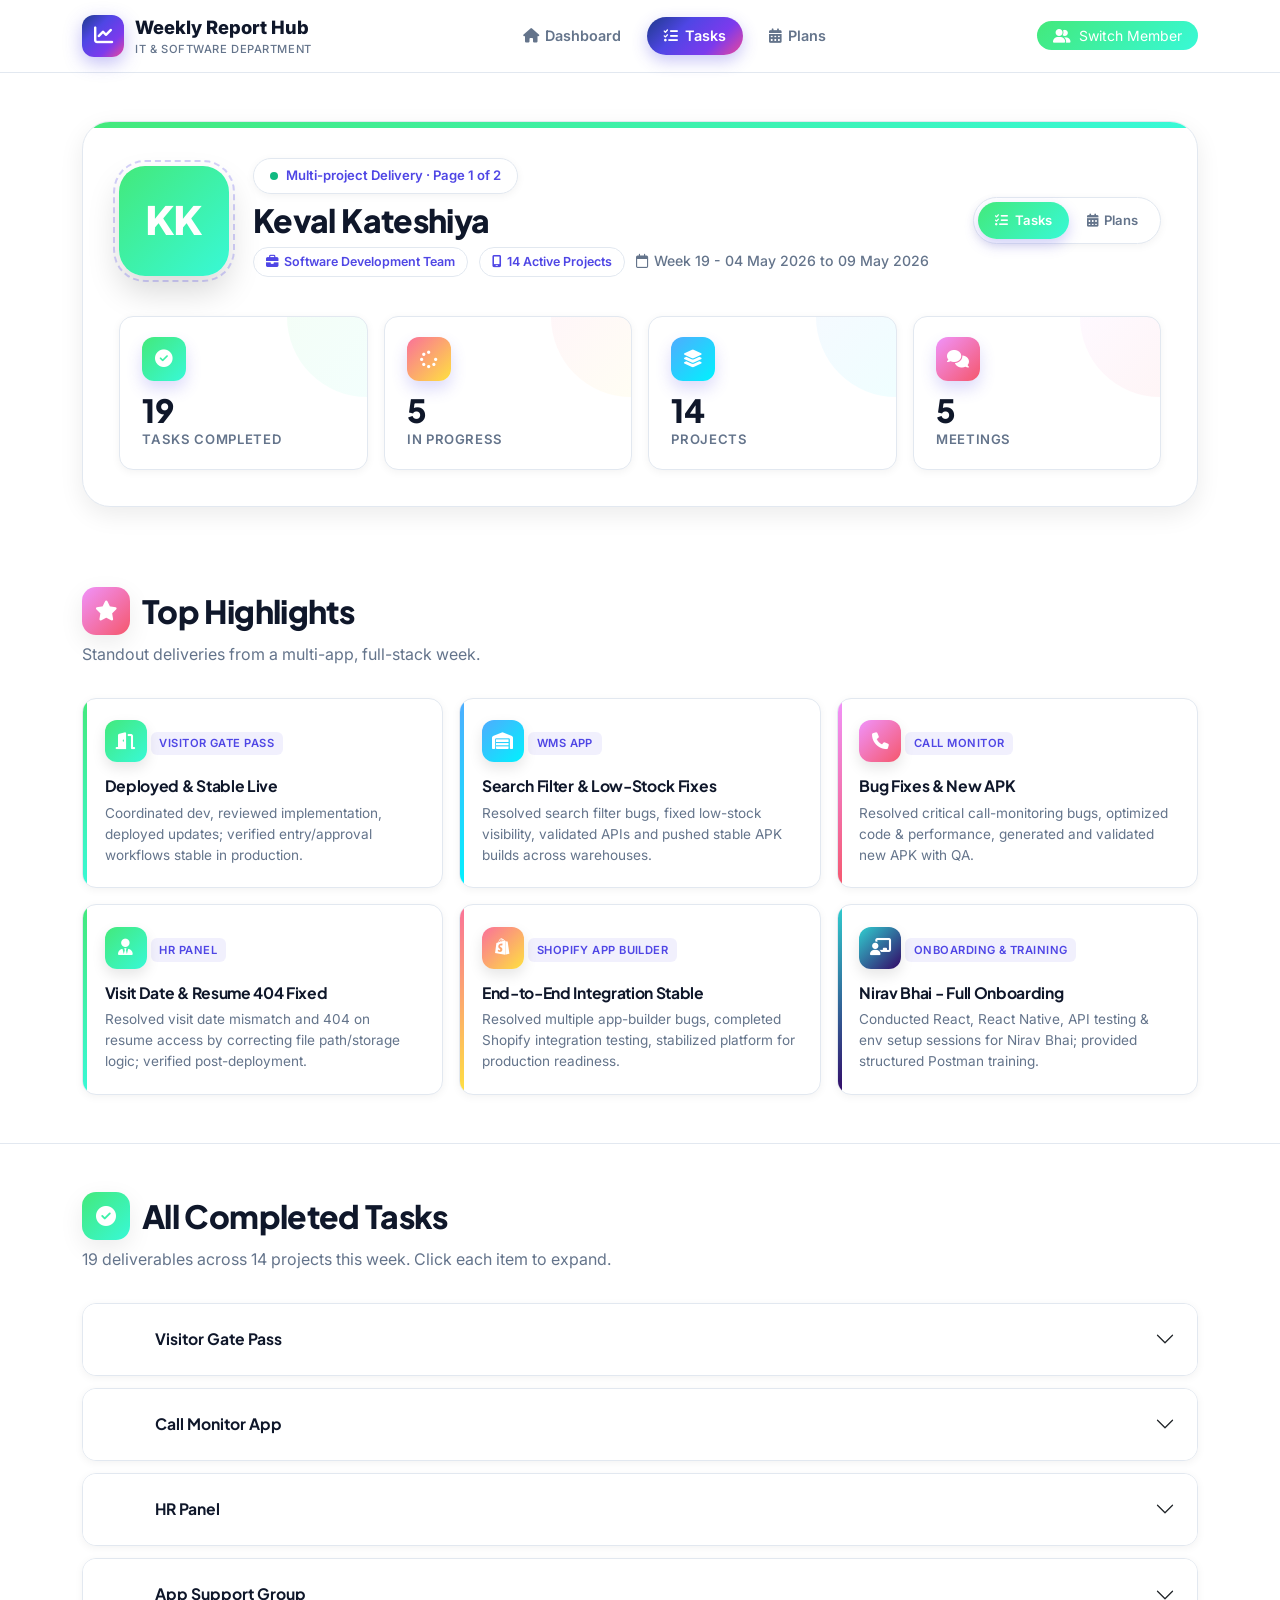
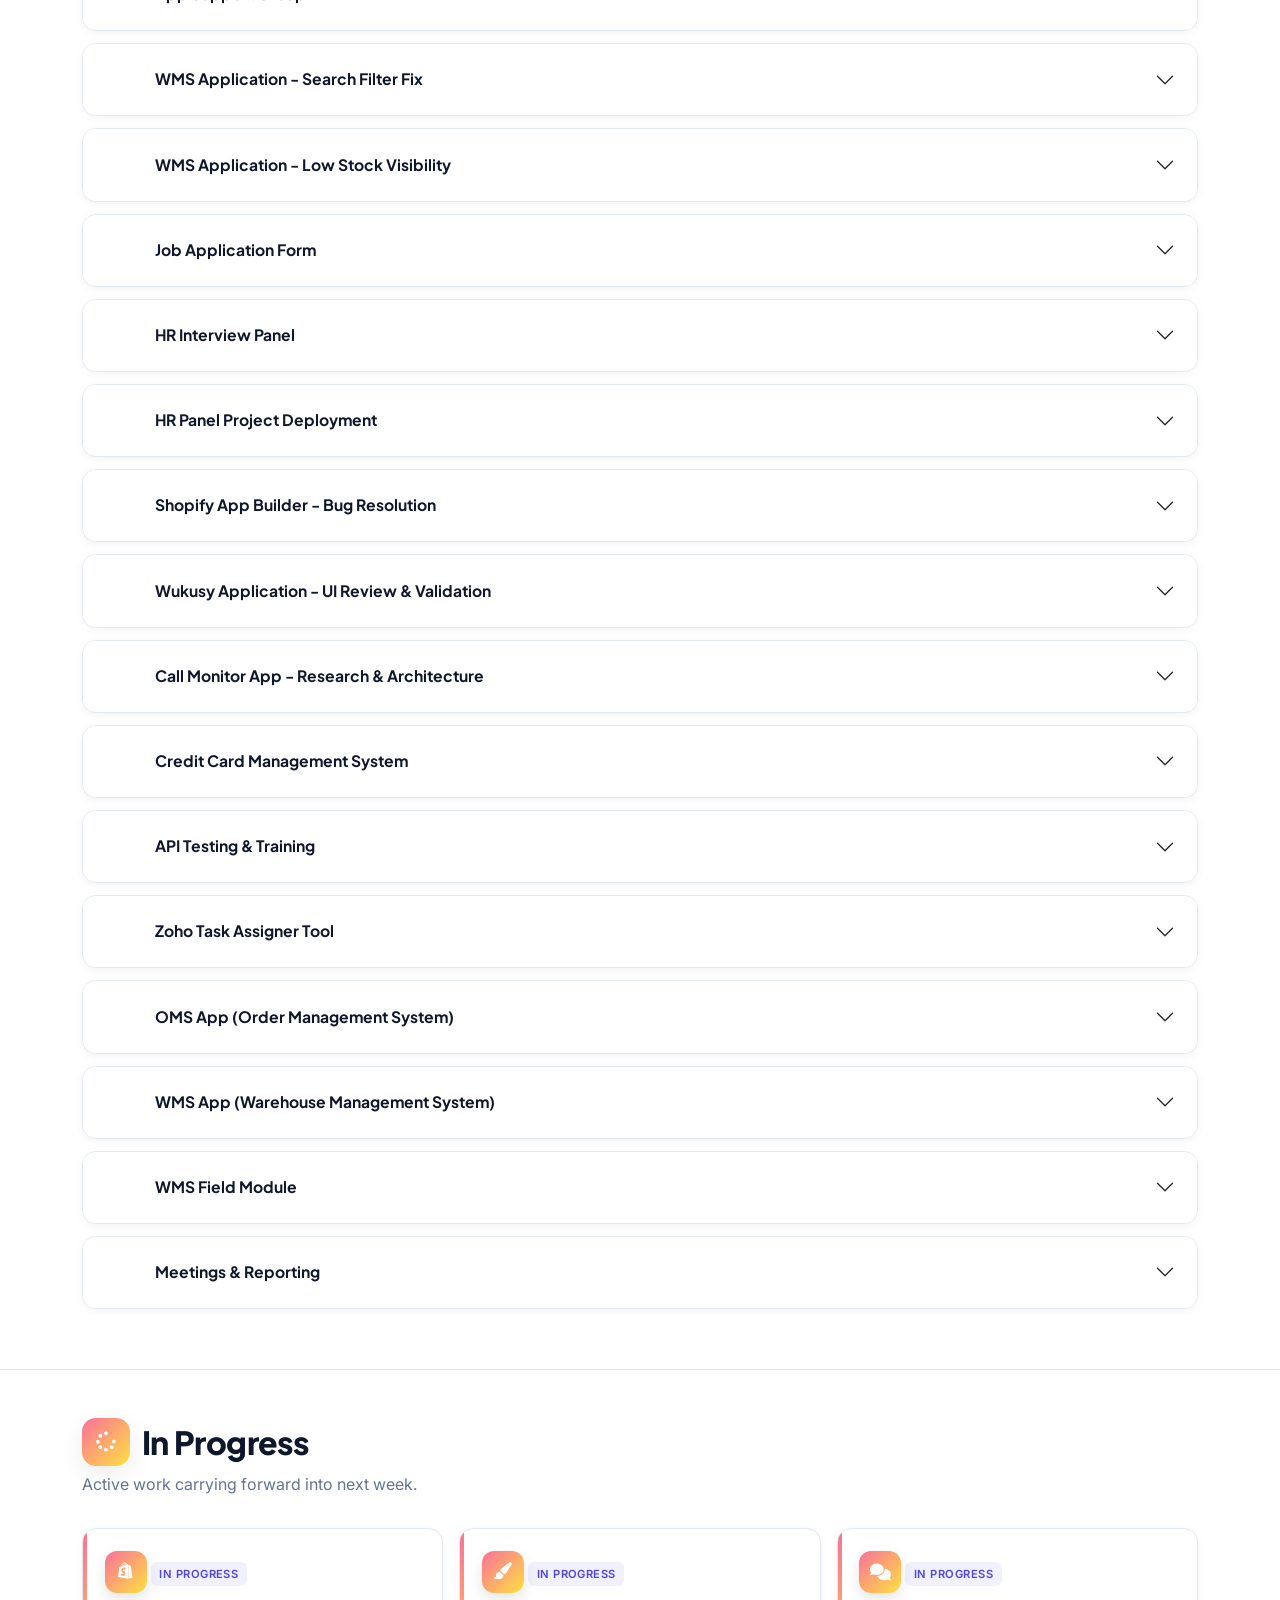
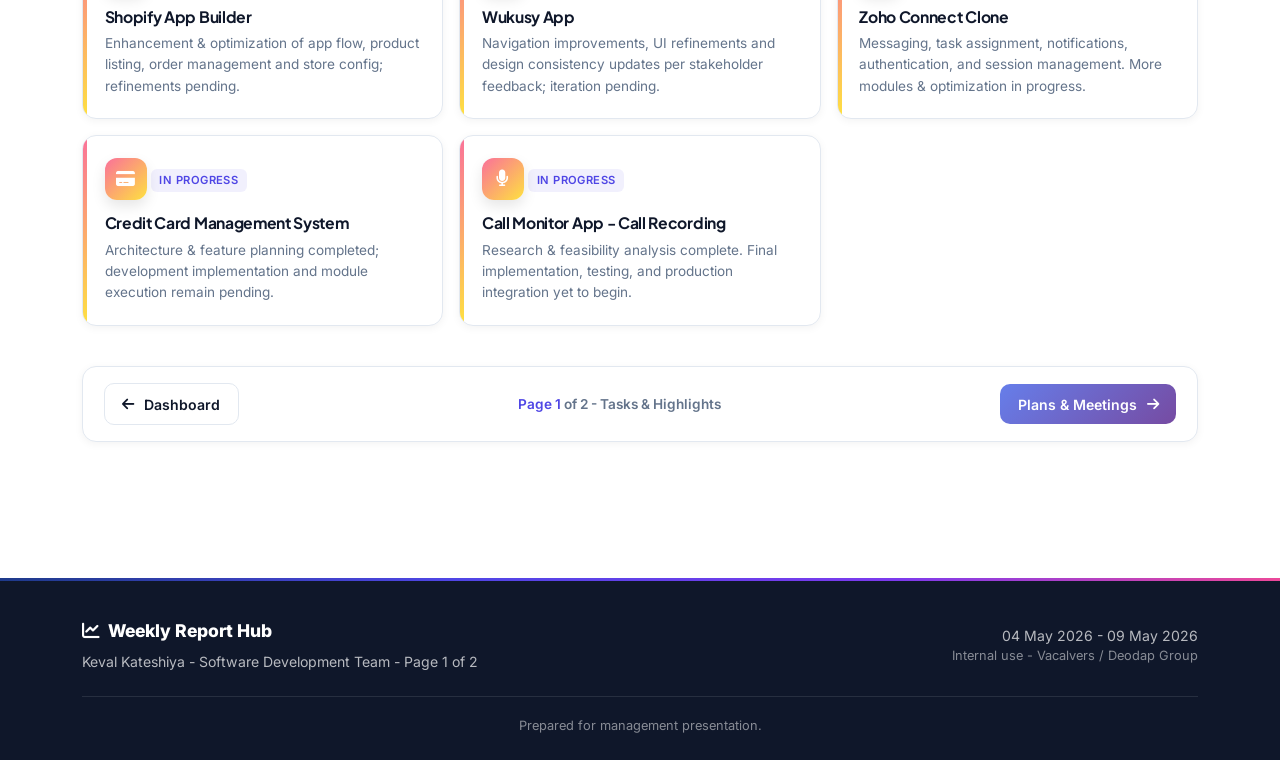
<file: keval-page1.html>
<!DOCTYPE html>
<html lang="en">
<head>
<meta charset="UTF-8">
<meta name="viewport" content="width=device-width, initial-scale=1.0">
<title>Keval Kateshiya - Tasks &amp; Highlights | Weekly Report</title>
<link rel="preconnect" href="https://fonts.googleapis.com">
<link rel="preconnect" href="https://fonts.gstatic.com" crossorigin>
<link href="https://fonts.googleapis.com/css2?family=Inter:wght@400;500;600;700&family=Plus+Jakarta+Sans:wght@600;700;800&display=swap" rel="stylesheet">
<link href="https://cdn.jsdelivr.net/npm/bootstrap@5.3.2/dist/css/bootstrap.min.css" rel="stylesheet">
<link href="https://cdnjs.cloudflare.com/ajax/libs/font-awesome/6.5.1/css/all.min.css" rel="stylesheet">
<link href="https://unpkg.com/aos@2.3.4/dist/aos.css" rel="stylesheet">
<link href="assets/css/style.css" rel="stylesheet">
</head>
<body>

<nav class="app-navbar">
    <div class="container">
        <div class="d-flex align-items-center justify-content-between">
            <a href="index.html" class="brand-logo">
                <span class="brand-icon"><i class="fa-solid fa-chart-line"></i></span>
                <span>Weekly Report Hub<small>IT &amp; Software Department</small></span>
            </a>
            <div class="d-none d-lg-flex align-items-center gap-2">
                <a href="index.html" class="nav-tab"><i class="fa-solid fa-house"></i> Dashboard</a>
                <a href="keval-page1.html" class="nav-tab active"><i class="fa-solid fa-list-check"></i> Tasks</a>
                <a href="keval-page2.html" class="nav-tab"><i class="fa-solid fa-calendar-days"></i> Plans</a>
            </div>
            <div class="dropdown employee-switcher">
                <button class="btn btn-sm rounded-pill px-3" type="button" data-bs-toggle="dropdown" style="background: var(--grad-4); color: #fff; border: none;">
                    <i class="fa-solid fa-user-group me-1"></i> Switch Member
                </button>
                <ul class="dropdown-menu dropdown-menu-end">
                    <li><a class="dropdown-item" href="aarti-page1.html"><span class="avatar-mini grad-aarti" style="background: var(--emp-gradient);">AV</span> Aarti Vara</a></li>
                    <li><a class="dropdown-item" href="hemang-page1.html"><span class="avatar-mini grad-hemang" style="background: var(--emp-gradient);">HD</span> Hemang Dodiya</a></li>
                    <li><a class="dropdown-item" href="darshan-page1.html"><span class="avatar-mini grad-darshan" style="background: var(--emp-gradient);">DR</span> Darshan Ramani</a></li>
                    <li><a class="dropdown-item" href="keval-page1.html"><span class="avatar-mini grad-keval" style="background: var(--emp-gradient);">KK</span> Keval Kateshiya</a></li>
                    <li><a class="dropdown-item" href="karan-page1.html"><span class="avatar-mini grad-karan" style="background: var(--emp-gradient);">KN</span> Karan Nukani</a></li>
                    <li><a class="dropdown-item" href="dhaval-page1.html"><span class="avatar-mini grad-dhaval" style="background: var(--emp-gradient);">DJ</span> Dhaval Jethva</a></li>
                </ul>
            </div>
        </div>
    </div>
</nav>

<section class="employee-hero grad-keval">
    <div class="hero-orbs"><div class="orb orb-1"></div><div class="orb orb-2"></div></div>
    <div class="container hero-content">
        <div class="employee-card-hero" data-aos="fade-up">
            <div class="row align-items-center g-4">
                <div class="col-auto"><div class="avatar-xl">KK</div></div>
                <div class="col">
                    <div class="hero-badge mb-2"><span class="pulse-dot"></span> Multi-project Delivery  &middot;  Page 1 of 2</div>
                    <h1 class="employee-name">Keval Kateshiya</h1>
                    <span class="employee-role-chip"><i class="fa-solid fa-briefcase"></i> Software Development Team</span>
                    <span class="employee-role-chip"><i class="fa-solid fa-mobile-screen"></i> 14 Active Projects</span>
                    <div class="week-stamp"><i class="fa-regular fa-calendar"></i> Week 19  -  04 May 2026 to 09 May 2026</div>
                </div>
                <div class="col-12 col-md-auto">
                    <div class="page-tabs">
                        <a href="keval-page1.html" class="active"><i class="fa-solid fa-list-check"></i> Tasks</a>
                        <a href="keval-page2.html"><i class="fa-solid fa-calendar-days"></i> Plans</a>
                    </div>
                </div>
            </div>
            <div class="row g-3 mt-3">
                <div class="col-6 col-md-3" data-aos="zoom-in" data-aos-delay="0">
                    <div class="stat-card" style="--stat-color: var(--emp-gradient);">
                        <div class="stat-icon" style="background: var(--emp-gradient);"><i class="fa-solid fa-circle-check"></i></div>
                        <div class="stat-value" data-count="19">0</div>
                        <div class="stat-label">Tasks Completed</div>
                    </div>
                </div>
                <div class="col-6 col-md-3" data-aos="zoom-in" data-aos-delay="100">
                    <div class="stat-card" style="--stat-color: var(--grad-5);">
                        <div class="stat-icon" style="background: var(--grad-5);"><i class="fa-solid fa-spinner"></i></div>
                        <div class="stat-value" data-count="5">0</div>
                        <div class="stat-label">In Progress</div>
                    </div>
                </div>
                <div class="col-6 col-md-3" data-aos="zoom-in" data-aos-delay="200">
                    <div class="stat-card" style="--stat-color: var(--grad-3);">
                        <div class="stat-icon" style="background: var(--grad-3);"><i class="fa-solid fa-layer-group"></i></div>
                        <div class="stat-value" data-count="14">0</div>
                        <div class="stat-label">Projects</div>
                    </div>
                </div>
                <div class="col-6 col-md-3" data-aos="zoom-in" data-aos-delay="300">
                    <div class="stat-card" style="--stat-color: var(--grad-2);">
                        <div class="stat-icon" style="background: var(--grad-2);"><i class="fa-solid fa-comments"></i></div>
                        <div class="stat-value" data-count="5">0</div>
                        <div class="stat-label">Meetings</div>
                    </div>
                </div>
            </div>
        </div>
    </div>
</section>

<!-- HIGHLIGHTS -->
<section class="section-block">
    <div class="container">
        <div class="mb-4" data-aos="fade-up">
            <h2 class="section-title"><span class="title-icon" style="background: var(--grad-2);"><i class="fa-solid fa-star"></i></span> Top Highlights</h2>
            <p class="section-subtitle">Standout deliveries from a multi-app, full-stack week.</p>
        </div>
        <div class="row g-3">
            <div class="col-md-6 col-lg-4" data-aos="fade-up" data-aos-delay="0">
                <div class="highlight-card grad-keval" style="--card-color: var(--emp-gradient);">
                    <div class="h-icon" style="background: var(--emp-gradient);"><i class="fa-solid fa-door-open"></i></div>
                    <span class="h-tag">Visitor Gate Pass</span>
                    <h6>Deployed &amp; Stable Live</h6>
                    <p>Coordinated dev, reviewed implementation, deployed updates; verified entry/approval workflows stable in production.</p>
                </div>
            </div>
            <div class="col-md-6 col-lg-4" data-aos="fade-up" data-aos-delay="80">
                <div class="highlight-card" style="--card-color: var(--grad-3);">
                    <div class="h-icon" style="background: var(--grad-3);"><i class="fa-solid fa-warehouse"></i></div>
                    <span class="h-tag">WMS App</span>
                    <h6>Search Filter &amp; Low-Stock Fixes</h6>
                    <p>Resolved search filter bugs, fixed low-stock visibility, validated APIs and pushed stable APK builds across warehouses.</p>
                </div>
            </div>
            <div class="col-md-6 col-lg-4" data-aos="fade-up" data-aos-delay="160">
                <div class="highlight-card" style="--card-color: var(--grad-2);">
                    <div class="h-icon" style="background: var(--grad-2);"><i class="fa-solid fa-phone"></i></div>
                    <span class="h-tag">Call Monitor</span>
                    <h6>Bug Fixes &amp; New APK</h6>
                    <p>Resolved critical call-monitoring bugs, optimized code &amp; performance, generated and validated new APK with QA.</p>
                </div>
            </div>
            <div class="col-md-6 col-lg-4" data-aos="fade-up" data-aos-delay="0">
                <div class="highlight-card" style="--card-color: var(--grad-4);">
                    <div class="h-icon" style="background: var(--grad-4);"><i class="fa-solid fa-user-tie"></i></div>
                    <span class="h-tag">HR Panel</span>
                    <h6>Visit Date &amp; Resume 404 Fixed</h6>
                    <p>Resolved visit date mismatch and 404 on resume access by correcting file path/storage logic; verified post-deployment.</p>
                </div>
            </div>
            <div class="col-md-6 col-lg-4" data-aos="fade-up" data-aos-delay="80">
                <div class="highlight-card" style="--card-color: var(--grad-5);">
                    <div class="h-icon" style="background: var(--grad-5);"><i class="fa-brands fa-shopify"></i></div>
                    <span class="h-tag">Shopify App Builder</span>
                    <h6>End-to-End Integration Stable</h6>
                    <p>Resolved multiple app-builder bugs, completed Shopify integration testing, stabilized platform for production readiness.</p>
                </div>
            </div>
            <div class="col-md-6 col-lg-4" data-aos="fade-up" data-aos-delay="160">
                <div class="highlight-card" style="--card-color: var(--grad-6);">
                    <div class="h-icon" style="background: var(--grad-6);"><i class="fa-solid fa-chalkboard-user"></i></div>
                    <span class="h-tag">Onboarding &amp; Training</span>
                    <h6>Nirav Bhai - Full Onboarding</h6>
                    <p>Conducted React, React Native, API testing &amp; env setup sessions for Nirav Bhai; provided structured Postman training.</p>
                </div>
            </div>
        </div>
    </div>
</section>

<!-- COMPLETED -->
<section class="section-block alt">
    <div class="container">
        <div class="mb-4" data-aos="fade-up">
            <h2 class="section-title"><span class="title-icon" style="background: var(--grad-4);"><i class="fa-solid fa-circle-check"></i></span> All Completed Tasks</h2>
            <p class="section-subtitle">19 deliverables across 14 projects this week. Click each item to expand.</p>
        </div>

        <div class="accordion accordion-pro" id="kAcc" data-aos="fade-up">
            <div class="accordion-item"><h3 class="accordion-header"><button class="accordion-button collapsed" data-bs-toggle="collapse" data-bs-target="#k1">
                <span class="acc-icon" style="background: var(--emp-gradient);"><i class="fa-solid fa-door-open"></i></span> Visitor Gate Pass
            </button></h3><div id="k1" class="accordion-collapse collapse" data-bs-parent="#kAcc"><div class="accordion-body">
                <div class="acc-detail">Conducted requirement discussions, coordinated development, reviewed implementation, and successfully deployed the updated Visitor Gate Pass module to the live environment. Final verification confirmed stable functionality across visitor entry and approval workflows.</div>
                <div class="meta-tags"><span class="meta-tag success"><i class="fa-solid fa-check"></i> Deployed Live</span></div>
            </div></div></div>

            <div class="accordion-item"><h3 class="accordion-header"><button class="accordion-button collapsed" data-bs-toggle="collapse" data-bs-target="#k2">
                <span class="acc-icon" style="background: var(--emp-gradient);"><i class="fa-solid fa-phone"></i></span> Call Monitor App
            </button></h3><div id="k2" class="accordion-collapse collapse" data-bs-parent="#kAcc"><div class="accordion-body">
                <div class="acc-detail">Resolved critical bugs related to call monitoring, optimized the codebase and application performance, generated an updated APK build, and coordinated QA validation to ensure stable operation.</div>
                <div class="meta-tags"><span class="meta-tag success"><i class="fa-solid fa-check"></i> APK Released</span></div>
            </div></div></div>

            <div class="accordion-item"><h3 class="accordion-header"><button class="accordion-button collapsed" data-bs-toggle="collapse" data-bs-target="#k3">
                <span class="acc-icon" style="background: var(--emp-gradient);"><i class="fa-solid fa-user-tie"></i></span> HR Panel
            </button></h3><div id="k3" class="accordion-collapse collapse" data-bs-parent="#kAcc"><div class="accordion-body">
                <div class="acc-detail">Fixed the visit date mismatch issue and resolved the "404 Page Not Found" error for resume access by correcting file path and storage logic. Performed complete testing and confirmed stable deployment.</div>
                <div class="meta-tags"><span class="meta-tag success"><i class="fa-solid fa-check"></i> Deployed</span></div>
            </div></div></div>

            <div class="accordion-item"><h3 class="accordion-header"><button class="accordion-button collapsed" data-bs-toggle="collapse" data-bs-target="#k4">
                <span class="acc-icon" style="background: var(--emp-gradient);"><i class="fa-brands fa-whatsapp"></i></span> App Support Group
            </button></h3><div id="k4" class="accordion-collapse collapse" data-bs-parent="#kAcc"><div class="accordion-body">
                <div class="acc-detail">Created and organized a centralized App Support WhatsApp group, coordinated branding assets, onboarded relevant team members, and established communication guidelines for efficient issue handling.</div>
                <div class="meta-tags"><span class="meta-tag success"><i class="fa-solid fa-check"></i> Live Group</span></div>
            </div></div></div>

            <div class="accordion-item"><h3 class="accordion-header"><button class="accordion-button collapsed" data-bs-toggle="collapse" data-bs-target="#k5">
                <span class="acc-icon" style="background: var(--emp-gradient);"><i class="fa-solid fa-magnifying-glass"></i></span> WMS Application - Search Filter Fix
            </button></h3><div id="k5" class="accordion-collapse collapse" data-bs-parent="#kAcc"><div class="accordion-body">
                <div class="acc-detail">Investigated and resolved search filter issues affecting warehouse operations, validated APIs, deployed fixes through an updated APK, and provided field-level support across warehouse locations.</div>
                <div class="meta-tags"><span class="meta-tag success"><i class="fa-solid fa-check"></i> APK Deployed</span></div>
            </div></div></div>

            <div class="accordion-item"><h3 class="accordion-header"><button class="accordion-button collapsed" data-bs-toggle="collapse" data-bs-target="#k6">
                <span class="acc-icon" style="background: var(--emp-gradient);"><i class="fa-solid fa-warehouse"></i></span> WMS Application - Low Stock Visibility
            </button></h3><div id="k6" class="accordion-collapse collapse" data-bs-parent="#kAcc"><div class="accordion-body">
                <div class="acc-detail">Resolved incorrect stock visibility in the "Low Stocks" section by fixing database query and aggregation logic. Verified data accuracy across multiple warehouse scenarios and distributed a stable APK build.</div>
                <div class="meta-tags"><span class="meta-tag success"><i class="fa-solid fa-check"></i> Stable Build</span></div>
            </div></div></div>

            <div class="accordion-item"><h3 class="accordion-header"><button class="accordion-button collapsed" data-bs-toggle="collapse" data-bs-target="#k7">
                <span class="acc-icon" style="background: var(--emp-gradient);"><i class="fa-solid fa-pen-to-square"></i></span> Job Application Form
            </button></h3><div id="k7" class="accordion-collapse collapse" data-bs-parent="#kAcc"><div class="accordion-body">
                <div class="acc-detail">Enhanced the public job application form by introducing the mandatory "Are you an Intern?" field with backend validation and database integration. Successfully completed end-to-end testing.</div>
                <div class="meta-tags"><span class="meta-tag success"><i class="fa-solid fa-check"></i> E2E Tested</span></div>
            </div></div></div>

            <div class="accordion-item"><h3 class="accordion-header"><button class="accordion-button collapsed" data-bs-toggle="collapse" data-bs-target="#k8">
                <span class="acc-icon" style="background: var(--emp-gradient);"><i class="fa-solid fa-user-check"></i></span> HR Interview Panel
            </button></h3><div id="k8" class="accordion-collapse collapse" data-bs-parent="#kAcc"><div class="accordion-body">
                <div class="acc-detail">Integrated and validated intern status visibility within the HR Interview Panel, ensuring accurate real-time display across candidate profiles and interview records.</div>
                <div class="meta-tags"><span class="meta-tag success"><i class="fa-solid fa-check"></i> Validated</span></div>
            </div></div></div>

            <div class="accordion-item"><h3 class="accordion-header"><button class="accordion-button collapsed" data-bs-toggle="collapse" data-bs-target="#k9">
                <span class="acc-icon" style="background: var(--emp-gradient);"><i class="fa-solid fa-rocket"></i></span> HR Panel Project Deployment
            </button></h3><div id="k9" class="accordion-collapse collapse" data-bs-parent="#kAcc"><div class="accordion-body">
                <div class="acc-detail">Reviewed, reorganized, and validated the HR panel codebase after issue resolution. Conducted regression testing and successfully deployed the updated panel live.</div>
                <div class="meta-tags"><span class="meta-tag success"><i class="fa-solid fa-check"></i> Live</span></div>
            </div></div></div>

            <div class="accordion-item"><h3 class="accordion-header"><button class="accordion-button collapsed" data-bs-toggle="collapse" data-bs-target="#k10">
                <span class="acc-icon" style="background: var(--emp-gradient);"><i class="fa-brands fa-shopify"></i></span> Shopify App Builder - Bug Resolution
            </button></h3><div id="k10" class="accordion-collapse collapse" data-bs-parent="#kAcc"><div class="accordion-body">
                <div class="acc-detail">Resolved multiple issues affecting app-building functionality, completed end-to-end Shopify integration testing, and stabilized the platform for production readiness.</div>
                <div class="meta-tags"><span class="meta-tag success"><i class="fa-solid fa-check"></i> Production-ready</span></div>
            </div></div></div>

            <div class="accordion-item"><h3 class="accordion-header"><button class="accordion-button collapsed" data-bs-toggle="collapse" data-bs-target="#k11">
                <span class="acc-icon" style="background: var(--emp-gradient);"><i class="fa-solid fa-paintbrush"></i></span> Wukusy Application - UI Review &amp; Validation
            </button></h3><div id="k11" class="accordion-collapse collapse" data-bs-parent="#kAcc"><div class="accordion-body">
                <div class="acc-detail">Presented the latest UI implementation for stakeholder review, documented feedback, validated design consistency, identified UI/UX issues, and confirmed functionality after fixes.</div>
                <div class="meta-tags"><span class="meta-tag success"><i class="fa-solid fa-check"></i> Reviewed</span></div>
            </div></div></div>

            <div class="accordion-item"><h3 class="accordion-header"><button class="accordion-button collapsed" data-bs-toggle="collapse" data-bs-target="#k12">
                <span class="acc-icon" style="background: var(--emp-gradient);"><i class="fa-solid fa-microscope"></i></span> Call Monitor App - Research &amp; Architecture
            </button></h3><div id="k12" class="accordion-collapse collapse" data-bs-parent="#kAcc"><div class="accordion-body">
                <div class="acc-detail">Conducted technical research on Android call recording feasibility, analyzed platform restrictions, evaluated implementation approaches, and documented architectural findings for future execution.</div>
                <div class="meta-tags"><span class="meta-tag info"><i class="fa-solid fa-file-lines"></i> Documented</span></div>
            </div></div></div>

            <div class="accordion-item"><h3 class="accordion-header"><button class="accordion-button collapsed" data-bs-toggle="collapse" data-bs-target="#k13">
                <span class="acc-icon" style="background: var(--emp-gradient);"><i class="fa-solid fa-credit-card"></i></span> Credit Card Management System
            </button></h3><div id="k13" class="accordion-collapse collapse" data-bs-parent="#kAcc"><div class="accordion-body">
                <div class="acc-detail">Completed foundational research, system planning, feature analysis, security consideration review, and prepared the preliminary architecture structure for the proposed system.</div>
                <div class="meta-tags"><span class="meta-tag info"><i class="fa-solid fa-file-lines"></i> Architecture Ready</span></div>
            </div></div></div>

            <div class="accordion-item"><h3 class="accordion-header"><button class="accordion-button collapsed" data-bs-toggle="collapse" data-bs-target="#k14">
                <span class="acc-icon" style="background: var(--emp-gradient);"><i class="fa-solid fa-flask"></i></span> API Testing &amp; Training
            </button></h3><div id="k14" class="accordion-collapse collapse" data-bs-parent="#kAcc"><div class="accordion-body">
                <div class="acc-detail">Provided structured API testing guidance using Postman, demonstrated real project API validation methods, and resolved integration and testing issues during training sessions.</div>
                <div class="meta-tags"><span class="meta-tag primary"><i class="fa-solid fa-chalkboard-user"></i> Training</span></div>
            </div></div></div>

            <div class="accordion-item"><h3 class="accordion-header"><button class="accordion-button collapsed" data-bs-toggle="collapse" data-bs-target="#k15">
                <span class="acc-icon" style="background: var(--emp-gradient);"><i class="fa-solid fa-list-check"></i></span> Zoho Task Assigner Tool
            </button></h3><div id="k15" class="accordion-collapse collapse" data-bs-parent="#kAcc"><div class="accordion-body">
                <div class="acc-detail">Resolved all reported issues, validated final fixes through testing, packaged the updated codebase, and successfully deployed the tool for internal team usage.</div>
                <div class="meta-tags"><span class="meta-tag success"><i class="fa-solid fa-check"></i> Deployed Internally</span></div>
            </div></div></div>

            <div class="accordion-item"><h3 class="accordion-header"><button class="accordion-button collapsed" data-bs-toggle="collapse" data-bs-target="#k16">
                <span class="acc-icon" style="background: var(--emp-gradient);"><i class="fa-solid fa-truck-fast"></i></span> OMS App (Order Management System)
            </button></h3><div id="k16" class="accordion-collapse collapse" data-bs-parent="#kAcc"><div class="accordion-body">
                <div class="acc-detail">Improved order tracking and status flow, resolved data inconsistency issues, optimized backend processing logic, completed full lifecycle testing, and distributed the updated APK build.</div>
                <div class="meta-tags"><span class="meta-tag success"><i class="fa-solid fa-check"></i> APK Distributed</span></div>
            </div></div></div>

            <div class="accordion-item"><h3 class="accordion-header"><button class="accordion-button collapsed" data-bs-toggle="collapse" data-bs-target="#k17">
                <span class="acc-icon" style="background: var(--emp-gradient);"><i class="fa-solid fa-warehouse"></i></span> WMS App (Warehouse Management System)
            </button></h3><div id="k17" class="accordion-collapse collapse" data-bs-parent="#kAcc"><div class="accordion-body">
                <div class="acc-detail">Performed post-deployment validation, fixed reported operational issues, improved stock search and filtering functionality, confirmed real-time synchronization, and distributed a stable APK build.</div>
                <div class="meta-tags"><span class="meta-tag success"><i class="fa-solid fa-check"></i> Stable</span></div>
            </div></div></div>

            <div class="accordion-item"><h3 class="accordion-header"><button class="accordion-button collapsed" data-bs-toggle="collapse" data-bs-target="#k18">
                <span class="acc-icon" style="background: var(--emp-gradient);"><i class="fa-solid fa-mobile-screen"></i></span> WMS Field Module
            </button></h3><div id="k18" class="accordion-collapse collapse" data-bs-parent="#kAcc"><div class="accordion-body">
                <div class="acc-detail">Improved usability for field staff, resolved critical data submission issues, enhanced compatibility across devices, and shared the updated build after extensive testing and user walkthroughs.</div>
                <div class="meta-tags"><span class="meta-tag success"><i class="fa-solid fa-check"></i> Distributed</span></div>
            </div></div></div>

            <div class="accordion-item"><h3 class="accordion-header"><button class="accordion-button collapsed" data-bs-toggle="collapse" data-bs-target="#k19">
                <span class="acc-icon" style="background: var(--emp-gradient);"><i class="fa-solid fa-file-powerpoint"></i></span> Meetings &amp; Reporting
            </button></h3><div id="k19" class="accordion-collapse collapse" data-bs-parent="#kAcc"><div class="accordion-body">
                <div class="acc-detail">Attended project review discussions, coordinated planning activities, and prepared and submitted the weekly Software Development Team PPT report.</div>
                <div class="meta-tags"><span class="meta-tag primary"><i class="fa-solid fa-file-powerpoint"></i> PPT Submitted</span></div>
            </div></div></div>
        </div>
    </div>
</section>

<!-- IN PROGRESS -->
<section class="section-block">
    <div class="container">
        <div class="mb-4" data-aos="fade-up">
            <h2 class="section-title"><span class="title-icon" style="background: var(--grad-5);"><i class="fa-solid fa-spinner"></i></span> In Progress</h2>
            <p class="section-subtitle">Active work carrying forward into next week.</p>
        </div>
        <div class="row g-3">
            <div class="col-md-6 col-lg-4" data-aos="fade-up" data-aos-delay="0">
                <div class="highlight-card" style="--card-color: var(--grad-5);">
                    <div class="h-icon" style="background: var(--grad-5);"><i class="fa-brands fa-shopify"></i></div>
                    <span class="h-tag">In Progress</span>
                    <h6>Shopify App Builder</h6>
                    <p>Enhancement &amp; optimization of app flow, product listing, order management and store config; refinements pending.</p>
                </div>
            </div>
            <div class="col-md-6 col-lg-4" data-aos="fade-up" data-aos-delay="80">
                <div class="highlight-card" style="--card-color: var(--grad-5);">
                    <div class="h-icon" style="background: var(--grad-5);"><i class="fa-solid fa-paintbrush"></i></div>
                    <span class="h-tag">In Progress</span>
                    <h6>Wukusy App</h6>
                    <p>Navigation improvements, UI refinements and design consistency updates per stakeholder feedback; iteration pending.</p>
                </div>
            </div>
            <div class="col-md-6 col-lg-4" data-aos="fade-up" data-aos-delay="160">
                <div class="highlight-card" style="--card-color: var(--grad-5);">
                    <div class="h-icon" style="background: var(--grad-5);"><i class="fa-solid fa-comments"></i></div>
                    <span class="h-tag">In Progress</span>
                    <h6>Zoho Connect Clone</h6>
                    <p>Messaging, task assignment, notifications, authentication, and session management. More modules &amp; optimization in progress.</p>
                </div>
            </div>
            <div class="col-md-6 col-lg-4" data-aos="fade-up" data-aos-delay="0">
                <div class="highlight-card" style="--card-color: var(--grad-5);">
                    <div class="h-icon" style="background: var(--grad-5);"><i class="fa-solid fa-credit-card"></i></div>
                    <span class="h-tag">In Progress</span>
                    <h6>Credit Card Management System</h6>
                    <p>Architecture &amp; feature planning completed; development implementation and module execution remain pending.</p>
                </div>
            </div>
            <div class="col-md-6 col-lg-4" data-aos="fade-up" data-aos-delay="80">
                <div class="highlight-card" style="--card-color: var(--grad-5);">
                    <div class="h-icon" style="background: var(--grad-5);"><i class="fa-solid fa-microphone"></i></div>
                    <span class="h-tag">In Progress</span>
                    <h6>Call Monitor App - Call Recording</h6>
                    <p>Research &amp; feasibility analysis complete. Final implementation, testing, and production integration yet to begin.</p>
                </div>
            </div>
        </div>

        <div class="page-nav" data-aos="fade-up">
            <a href="index.html" class="page-nav-btn back"><i class="fa-solid fa-arrow-left"></i> Dashboard</a>
            <div class="page-indicator"><span class="active">Page 1</span> of 2  -  Tasks &amp; Highlights</div>
            <a href="keval-page2.html" class="page-nav-btn">Plans &amp; Meetings <i class="fa-solid fa-arrow-right"></i></a>
        </div>
    </div>
</section>

<footer class="app-footer">
    <div class="container">
        <div class="row align-items-center g-3">
            <div class="col-md-6">
                <div class="footer-brand"><i class="fa-solid fa-chart-line me-2"></i>Weekly Report Hub</div>
                <p>Keval Kateshiya - Software Development Team - Page 1 of 2</p>
            </div>
            <div class="col-md-6 text-md-end">
                <p>04 May 2026 - 09 May 2026</p>
                <p class="footer-sm">Internal use - Vacalvers / Deodap Group</p>
            </div>
        </div>
        <div class="footer-divider"></div>
        <p class="footer-sm text-center mb-0">Prepared for management presentation.</p>
    </div>
</footer>

<script src="https://cdn.jsdelivr.net/npm/bootstrap@5.3.2/dist/js/bootstrap.bundle.min.js"></script>
<script src="https://unpkg.com/aos@2.3.4/dist/aos.js"></script>
<script src="assets/js/main.js"></script>
</body>
</html>
</file>
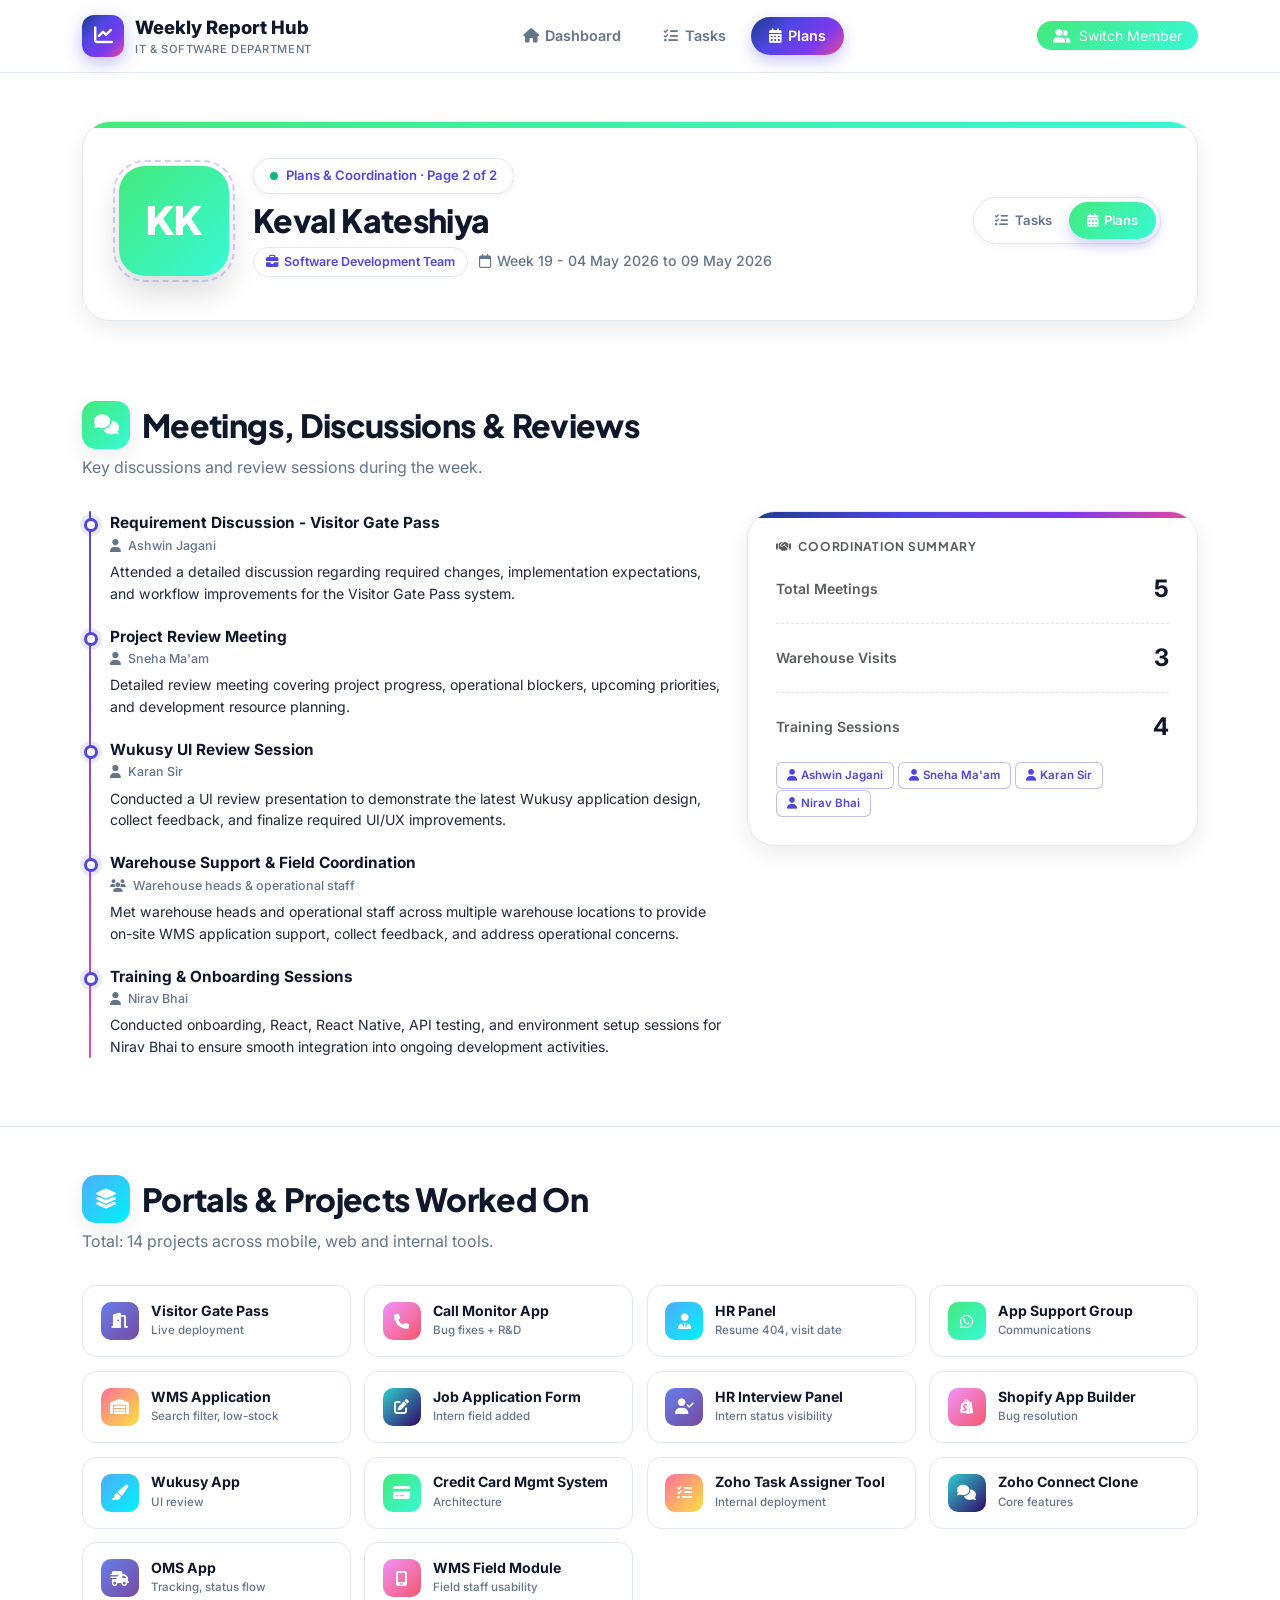
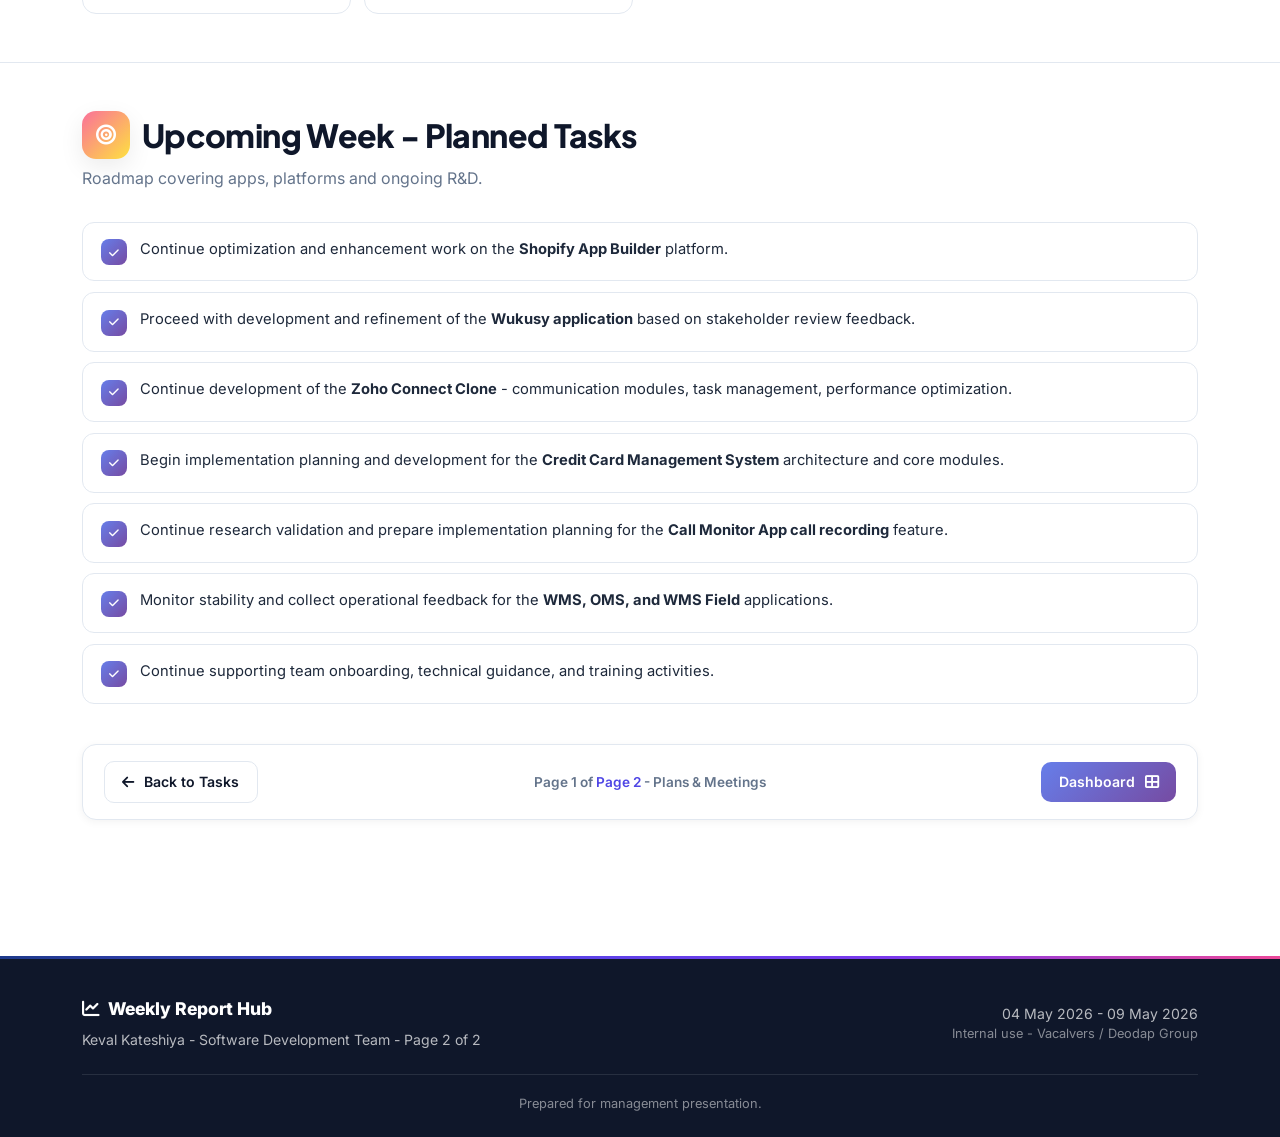
<file: keval-page2.html>
<!DOCTYPE html>
<html lang="en">
<head>
<meta charset="UTF-8">
<meta name="viewport" content="width=device-width, initial-scale=1.0">
<title>Keval Kateshiya - Meetings &amp; Plans | Weekly Report</title>
<link rel="preconnect" href="https://fonts.googleapis.com">
<link rel="preconnect" href="https://fonts.gstatic.com" crossorigin>
<link href="https://fonts.googleapis.com/css2?family=Inter:wght@400;500;600;700&family=Plus+Jakarta+Sans:wght@600;700;800&display=swap" rel="stylesheet">
<link href="https://cdn.jsdelivr.net/npm/bootstrap@5.3.2/dist/css/bootstrap.min.css" rel="stylesheet">
<link href="https://cdnjs.cloudflare.com/ajax/libs/font-awesome/6.5.1/css/all.min.css" rel="stylesheet">
<link href="https://unpkg.com/aos@2.3.4/dist/aos.css" rel="stylesheet">
<link href="assets/css/style.css" rel="stylesheet">
</head>
<body>

<nav class="app-navbar">
    <div class="container">
        <div class="d-flex align-items-center justify-content-between">
            <a href="index.html" class="brand-logo">
                <span class="brand-icon"><i class="fa-solid fa-chart-line"></i></span>
                <span>Weekly Report Hub<small>IT &amp; Software Department</small></span>
            </a>
            <div class="d-none d-lg-flex align-items-center gap-2">
                <a href="index.html" class="nav-tab"><i class="fa-solid fa-house"></i> Dashboard</a>
                <a href="keval-page1.html" class="nav-tab"><i class="fa-solid fa-list-check"></i> Tasks</a>
                <a href="keval-page2.html" class="nav-tab active"><i class="fa-solid fa-calendar-days"></i> Plans</a>
            </div>
            <div class="dropdown employee-switcher">
                <button class="btn btn-sm rounded-pill px-3" type="button" data-bs-toggle="dropdown" style="background: var(--grad-4); color: #fff; border: none;">
                    <i class="fa-solid fa-user-group me-1"></i> Switch Member
                </button>
                <ul class="dropdown-menu dropdown-menu-end">
                    <li><a class="dropdown-item" href="aarti-page1.html"><span class="avatar-mini grad-aarti" style="background: var(--emp-gradient);">AV</span> Aarti Vara</a></li>
                    <li><a class="dropdown-item" href="hemang-page1.html"><span class="avatar-mini grad-hemang" style="background: var(--emp-gradient);">HD</span> Hemang Dodiya</a></li>
                    <li><a class="dropdown-item" href="darshan-page1.html"><span class="avatar-mini grad-darshan" style="background: var(--emp-gradient);">DR</span> Darshan Ramani</a></li>
                    <li><a class="dropdown-item" href="keval-page1.html"><span class="avatar-mini grad-keval" style="background: var(--emp-gradient);">KK</span> Keval Kateshiya</a></li>
                    <li><a class="dropdown-item" href="karan-page1.html"><span class="avatar-mini grad-karan" style="background: var(--emp-gradient);">KN</span> Karan Nukani</a></li>
                    <li><a class="dropdown-item" href="dhaval-page1.html"><span class="avatar-mini grad-dhaval" style="background: var(--emp-gradient);">DJ</span> Dhaval Jethva</a></li>
                </ul>
            </div>
        </div>
    </div>
</nav>

<section class="employee-hero grad-keval">
    <div class="hero-orbs"><div class="orb orb-1"></div><div class="orb orb-2"></div></div>
    <div class="container hero-content">
        <div class="employee-card-hero" data-aos="fade-up">
            <div class="row align-items-center g-4">
                <div class="col-auto"><div class="avatar-xl">KK</div></div>
                <div class="col">
                    <div class="hero-badge mb-2"><span class="pulse-dot"></span> Plans &amp; Coordination  &middot;  Page 2 of 2</div>
                    <h1 class="employee-name">Keval Kateshiya</h1>
                    <span class="employee-role-chip"><i class="fa-solid fa-briefcase"></i> Software Development Team</span>
                    <div class="week-stamp"><i class="fa-regular fa-calendar"></i> Week 19  -  04 May 2026 to 09 May 2026</div>
                </div>
                <div class="col-12 col-md-auto">
                    <div class="page-tabs">
                        <a href="keval-page1.html"><i class="fa-solid fa-list-check"></i> Tasks</a>
                        <a href="keval-page2.html" class="active"><i class="fa-solid fa-calendar-days"></i> Plans</a>
                    </div>
                </div>
            </div>
        </div>
    </div>
</section>

<section class="section-block">
    <div class="container">
        <div class="mb-4" data-aos="fade-up">
            <h2 class="section-title"><span class="title-icon" style="background: var(--grad-4);"><i class="fa-solid fa-comments"></i></span> Meetings, Discussions &amp; Reviews</h2>
            <p class="section-subtitle">Key discussions and review sessions during the week.</p>
        </div>

        <div class="row g-4">
            <div class="col-lg-7" data-aos="fade-up">
                <div class="timeline">
                    <div class="timeline-item">
                        <div class="t-title">Requirement Discussion - Visitor Gate Pass</div>
                        <div class="t-meta"><i class="fa-solid fa-user me-1"></i> Ashwin Jagani</div>
                        <div class="t-desc">Attended a detailed discussion regarding required changes, implementation expectations, and workflow improvements for the Visitor Gate Pass system.</div>
                    </div>
                    <div class="timeline-item">
                        <div class="t-title">Project Review Meeting</div>
                        <div class="t-meta"><i class="fa-solid fa-user me-1"></i> Sneha Ma'am</div>
                        <div class="t-desc">Detailed review meeting covering project progress, operational blockers, upcoming priorities, and development resource planning.</div>
                    </div>
                    <div class="timeline-item">
                        <div class="t-title">Wukusy UI Review Session</div>
                        <div class="t-meta"><i class="fa-solid fa-user me-1"></i> Karan Sir</div>
                        <div class="t-desc">Conducted a UI review presentation to demonstrate the latest Wukusy application design, collect feedback, and finalize required UI/UX improvements.</div>
                    </div>
                    <div class="timeline-item">
                        <div class="t-title">Warehouse Support &amp; Field Coordination</div>
                        <div class="t-meta"><i class="fa-solid fa-users me-1"></i> Warehouse heads &amp; operational staff</div>
                        <div class="t-desc">Met warehouse heads and operational staff across multiple warehouse locations to provide on-site WMS application support, collect feedback, and address operational concerns.</div>
                    </div>
                    <div class="timeline-item">
                        <div class="t-title">Training &amp; Onboarding Sessions</div>
                        <div class="t-meta"><i class="fa-solid fa-user me-1"></i> Nirav Bhai</div>
                        <div class="t-desc">Conducted onboarding, React, React Native, API testing, and environment setup sessions for Nirav Bhai to ensure smooth integration into ongoing development activities.</div>
                    </div>
                </div>
            </div>

            <div class="col-lg-5" data-aos="fade-left">
                <div class="employee-card-hero" style="padding: 1.75rem;">
                    <h6 class="text-muted text-uppercase fw-bold mb-3" style="font-size: 0.75rem; letter-spacing: 0.06em;"><i class="fa-solid fa-handshake me-1"></i> Coordination Summary</h6>
                    <div class="d-flex justify-content-between align-items-center mb-3 pb-3" style="border-bottom: 1px dashed var(--border);">
                        <span class="text-muted small fw-semibold">Total Meetings</span>
                        <span class="fw-bold fs-4" data-count="5">0</span>
                    </div>
                    <div class="d-flex justify-content-between align-items-center mb-3 pb-3" style="border-bottom: 1px dashed var(--border);">
                        <span class="text-muted small fw-semibold">Warehouse Visits</span>
                        <span class="fw-bold fs-4" data-count="3">0</span>
                    </div>
                    <div class="d-flex justify-content-between align-items-center">
                        <span class="text-muted small fw-semibold">Training Sessions</span>
                        <span class="fw-bold fs-4" data-count="4">0</span>
                    </div>
                    <div class="meta-tags mt-3">
                        <span class="meta-tag primary"><i class="fa-solid fa-user"></i> Ashwin Jagani</span>
                        <span class="meta-tag primary"><i class="fa-solid fa-user"></i> Sneha Ma'am</span>
                        <span class="meta-tag primary"><i class="fa-solid fa-user"></i> Karan Sir</span>
                        <span class="meta-tag primary"><i class="fa-solid fa-user"></i> Nirav Bhai</span>
                    </div>
                </div>
            </div>
        </div>
    </div>
</section>

<!-- PORTALS -->
<section class="section-block alt">
    <div class="container">
        <div class="mb-4" data-aos="fade-up">
            <h2 class="section-title"><span class="title-icon" style="background: var(--grad-3);"><i class="fa-solid fa-layer-group"></i></span> Portals &amp; Projects Worked On</h2>
            <p class="section-subtitle">Total: 14 projects across mobile, web and internal tools.</p>
        </div>
        <div class="portal-grid" data-aos="fade-up">
            <div class="portal-chip"><div class="pc-icon" style="background: var(--grad-1);"><i class="fa-solid fa-door-open"></i></div><div><div class="pc-name">Visitor Gate Pass</div><div class="pc-sub">Live deployment</div></div></div>
            <div class="portal-chip"><div class="pc-icon" style="background: var(--grad-2);"><i class="fa-solid fa-phone"></i></div><div><div class="pc-name">Call Monitor App</div><div class="pc-sub">Bug fixes + R&amp;D</div></div></div>
            <div class="portal-chip"><div class="pc-icon" style="background: var(--grad-3);"><i class="fa-solid fa-user-tie"></i></div><div><div class="pc-name">HR Panel</div><div class="pc-sub">Resume 404, visit date</div></div></div>
            <div class="portal-chip"><div class="pc-icon" style="background: var(--grad-4);"><i class="fa-brands fa-whatsapp"></i></div><div><div class="pc-name">App Support Group</div><div class="pc-sub">Communications</div></div></div>
            <div class="portal-chip"><div class="pc-icon" style="background: var(--grad-5);"><i class="fa-solid fa-warehouse"></i></div><div><div class="pc-name">WMS Application</div><div class="pc-sub">Search filter, low-stock</div></div></div>
            <div class="portal-chip"><div class="pc-icon" style="background: var(--grad-6);"><i class="fa-solid fa-pen-to-square"></i></div><div><div class="pc-name">Job Application Form</div><div class="pc-sub">Intern field added</div></div></div>
            <div class="portal-chip"><div class="pc-icon" style="background: var(--grad-1);"><i class="fa-solid fa-user-check"></i></div><div><div class="pc-name">HR Interview Panel</div><div class="pc-sub">Intern status visibility</div></div></div>
            <div class="portal-chip"><div class="pc-icon" style="background: var(--grad-2);"><i class="fa-brands fa-shopify"></i></div><div><div class="pc-name">Shopify App Builder</div><div class="pc-sub">Bug resolution</div></div></div>
            <div class="portal-chip"><div class="pc-icon" style="background: var(--grad-3);"><i class="fa-solid fa-paintbrush"></i></div><div><div class="pc-name">Wukusy App</div><div class="pc-sub">UI review</div></div></div>
            <div class="portal-chip"><div class="pc-icon" style="background: var(--grad-4);"><i class="fa-solid fa-credit-card"></i></div><div><div class="pc-name">Credit Card Mgmt System</div><div class="pc-sub">Architecture</div></div></div>
            <div class="portal-chip"><div class="pc-icon" style="background: var(--grad-5);"><i class="fa-solid fa-list-check"></i></div><div><div class="pc-name">Zoho Task Assigner Tool</div><div class="pc-sub">Internal deployment</div></div></div>
            <div class="portal-chip"><div class="pc-icon" style="background: var(--grad-6);"><i class="fa-solid fa-comments"></i></div><div><div class="pc-name">Zoho Connect Clone</div><div class="pc-sub">Core features</div></div></div>
            <div class="portal-chip"><div class="pc-icon" style="background: var(--grad-1);"><i class="fa-solid fa-truck-fast"></i></div><div><div class="pc-name">OMS App</div><div class="pc-sub">Tracking, status flow</div></div></div>
            <div class="portal-chip"><div class="pc-icon" style="background: var(--grad-2);"><i class="fa-solid fa-mobile-screen"></i></div><div><div class="pc-name">WMS Field Module</div><div class="pc-sub">Field staff usability</div></div></div>
        </div>
    </div>
</section>

<!-- UPCOMING -->
<section class="section-block">
    <div class="container">
        <div class="mb-4" data-aos="fade-up">
            <h2 class="section-title"><span class="title-icon" style="background: var(--grad-5);"><i class="fa-solid fa-bullseye"></i></span> Upcoming Week - Planned Tasks</h2>
            <p class="section-subtitle">Roadmap covering apps, platforms and ongoing R&amp;D.</p>
        </div>
        <ul class="task-list" data-aos="fade-up">
            <li><span class="task-icon"><i class="fa-solid fa-check"></i></span><span>Continue optimization and enhancement work on the <strong>Shopify App Builder</strong> platform.</span></li>
            <li><span class="task-icon"><i class="fa-solid fa-check"></i></span><span>Proceed with development and refinement of the <strong>Wukusy application</strong> based on stakeholder review feedback.</span></li>
            <li><span class="task-icon"><i class="fa-solid fa-check"></i></span><span>Continue development of the <strong>Zoho Connect Clone</strong> - communication modules, task management, performance optimization.</span></li>
            <li><span class="task-icon"><i class="fa-solid fa-check"></i></span><span>Begin implementation planning and development for the <strong>Credit Card Management System</strong> architecture and core modules.</span></li>
            <li><span class="task-icon"><i class="fa-solid fa-check"></i></span><span>Continue research validation and prepare implementation planning for the <strong>Call Monitor App call recording</strong> feature.</span></li>
            <li><span class="task-icon"><i class="fa-solid fa-check"></i></span><span>Monitor stability and collect operational feedback for the <strong>WMS, OMS, and WMS Field</strong> applications.</span></li>
            <li><span class="task-icon"><i class="fa-solid fa-check"></i></span><span>Continue supporting team onboarding, technical guidance, and training activities.</span></li>
        </ul>

        <div class="page-nav" data-aos="fade-up">
            <a href="keval-page1.html" class="page-nav-btn back"><i class="fa-solid fa-arrow-left"></i> Back to Tasks</a>
            <div class="page-indicator">Page 1 of <span class="active">Page 2</span>  -  Plans &amp; Meetings</div>
            <a href="index.html" class="page-nav-btn">Dashboard <i class="fa-solid fa-th-large"></i></a>
        </div>
    </div>
</section>

<footer class="app-footer">
    <div class="container">
        <div class="row align-items-center g-3">
            <div class="col-md-6">
                <div class="footer-brand"><i class="fa-solid fa-chart-line me-2"></i>Weekly Report Hub</div>
                <p>Keval Kateshiya - Software Development Team - Page 2 of 2</p>
            </div>
            <div class="col-md-6 text-md-end">
                <p>04 May 2026 - 09 May 2026</p>
                <p class="footer-sm">Internal use - Vacalvers / Deodap Group</p>
            </div>
        </div>
        <div class="footer-divider"></div>
        <p class="footer-sm text-center mb-0">Prepared for management presentation.</p>
    </div>
</footer>

<script src="https://cdn.jsdelivr.net/npm/bootstrap@5.3.2/dist/js/bootstrap.bundle.min.js"></script>
<script src="https://unpkg.com/aos@2.3.4/dist/aos.js"></script>
<script src="assets/js/main.js"></script>
</body>
</html>
</file>
<file: assets/css/style.css>
/* ==============================================
   Weekly Work Report - Presentation Stylesheet
   ============================================== */

:root {
    --primary: #4f46e5;
    --primary-dark: #3730a3;
    --primary-light: #818cf8;
    --secondary: #ec4899;
    --accent: #f59e0b;
    --success: #10b981;
    --info: #06b6d4;
    --warning: #f59e0b;
    --danger: #ef4444;
    --dark: #0f172a;
    --dark-2: #1e293b;
    --light: #f8fafc;
    --muted: #64748b;
    --border: #e2e8f0;
    --grad-1: linear-gradient(135deg, #667eea 0%, #764ba2 100%);
    --grad-2: linear-gradient(135deg, #f093fb 0%, #f5576c 100%);
    --grad-3: linear-gradient(135deg, #4facfe 0%, #00f2fe 100%);
    --grad-4: linear-gradient(135deg, #43e97b 0%, #38f9d7 100%);
    --grad-5: linear-gradient(135deg, #fa709a 0%, #fee140 100%);
    --grad-6: linear-gradient(135deg, #30cfd0 0%, #330867 100%);
    --grad-hero: linear-gradient(135deg, #1e3a8a 0%, #4f46e5 35%, #7c3aed 70%, #ec4899 100%);
    --shadow-sm: 0 2px 8px rgba(0, 0, 0, 0.05);
    --shadow-md: 0 8px 24px rgba(0, 0, 0, 0.08);
    --shadow-lg: 0 16px 48px rgba(15, 23, 42, 0.12);
    --shadow-xl: 0 24px 64px rgba(15, 23, 42, 0.18);
    --radius-sm: 8px;
    --radius-md: 14px;
    --radius-lg: 22px;
    --radius-xl: 28px;
}

* {
    box-sizing: border-box;
}

html {
    scroll-behavior: smooth;
}

body {
    font-family: 'Inter', 'Segoe UI', system-ui, -apple-system, sans-serif;
    background: #ffffff;
    color: var(--dark);
    min-height: 100vh;
    overflow-x: hidden;
}

/* ============= TYPOGRAPHY ============= */
h1, h2, h3, h4, h5, h6 {
    font-family: 'Plus Jakarta Sans', 'Inter', sans-serif;
    font-weight: 700;
    letter-spacing: -0.02em;
    color: var(--dark);
}

.display-hero {
    font-size: clamp(2rem, 5vw, 3.5rem);
    font-weight: 800;
    line-height: 1.1;
    letter-spacing: -0.03em;
}

.text-gradient {
    background: var(--grad-hero);
    -webkit-background-clip: text;
    background-clip: text;
    -webkit-text-fill-color: transparent;
    color: transparent;
}

.section-title {
    font-size: clamp(1.5rem, 3vw, 2rem);
    font-weight: 800;
    margin-bottom: 0.4rem;
    display: flex;
    align-items: center;
    gap: 0.75rem;
}

.section-title .title-icon {
    width: 48px;
    height: 48px;
    border-radius: 14px;
    display: inline-flex;
    align-items: center;
    justify-content: center;
    background: var(--grad-1);
    color: #fff;
    font-size: 1.25rem;
    box-shadow: var(--shadow-md);
}

.section-subtitle {
    color: var(--muted);
    font-size: 1rem;
    margin-bottom: 2rem;
}

/* ============= NAVBAR ============= */
.app-navbar {
    background: #ffffff;
    border-bottom: 1px solid var(--border);
    padding: 0.85rem 0;
    position: sticky;
    top: 0;
    z-index: 1030;
    transition: all 0.3s ease;
}

.app-navbar.scrolled {
    box-shadow: var(--shadow-sm);
    padding: 0.6rem 0;
}

.brand-logo {
    display: flex;
    align-items: center;
    gap: 0.7rem;
    text-decoration: none;
    color: var(--dark);
    font-weight: 800;
    font-size: 1.15rem;
}

.brand-logo .brand-icon {
    width: 42px;
    height: 42px;
    border-radius: 12px;
    background: var(--grad-hero);
    display: flex;
    align-items: center;
    justify-content: center;
    color: white;
    font-size: 1.2rem;
    box-shadow: 0 6px 18px rgba(79, 70, 229, 0.35);
}

.brand-logo span small {
    display: block;
    font-size: 0.7rem;
    font-weight: 500;
    color: var(--muted);
    letter-spacing: 0.05em;
    text-transform: uppercase;
}

.nav-tab {
    padding: 0.5rem 1.1rem;
    border-radius: 100px;
    color: var(--muted);
    font-weight: 600;
    font-size: 0.9rem;
    text-decoration: none;
    transition: all 0.25s ease;
    display: inline-flex;
    align-items: center;
    gap: 0.4rem;
}

.nav-tab:hover {
    background: #f8fafc;
    color: var(--primary);
}

.nav-tab.active {
    background: var(--grad-hero);
    color: #fff;
    box-shadow: 0 6px 16px rgba(79, 70, 229, 0.3);
}

.employee-switcher .dropdown-menu {
    border-radius: var(--radius-md);
    border: 1px solid var(--border);
    box-shadow: var(--shadow-lg);
    padding: 0.6rem;
    min-width: 280px;
}

.employee-switcher .dropdown-item {
    border-radius: 10px;
    padding: 0.55rem 0.7rem;
    display: flex;
    align-items: center;
    gap: 0.7rem;
    transition: all 0.2s;
}

.employee-switcher .dropdown-item:hover {
    background: #f8fafc;
}

.employee-switcher .avatar-mini {
    width: 32px;
    height: 32px;
    border-radius: 8px;
    color: #fff;
    display: flex;
    align-items: center;
    justify-content: center;
    font-weight: 700;
    font-size: 0.8rem;
}

/* ============= HERO ============= */
.hero-section {
    position: relative;
    padding: 4rem 0 3rem;
    overflow: hidden;
}

.hero-section.hero-main {
    padding: 5rem 0 4rem;
}

.hero-orbs {
    position: absolute;
    inset: 0;
    overflow: hidden;
    pointer-events: none;
    z-index: 0;
    display: none;
}

.orb {
    position: absolute;
    border-radius: 50%;
    filter: blur(80px);
    opacity: 0;
    animation: float 12s ease-in-out infinite;
}

.orb.orb-1, .orb.orb-2, .orb.orb-3 {
    display: none;
}

@keyframes float {
    0%, 100% { transform: translate(0, 0) scale(1); }
    33% { transform: translate(40px, -30px) scale(1.05); }
    66% { transform: translate(-30px, 30px) scale(0.95); }
}

.hero-content {
    position: relative;
    z-index: 2;
}

.hero-badge {
    display: inline-flex;
    align-items: center;
    gap: 0.5rem;
    padding: 0.45rem 1rem;
    background: #ffffff;
    border: 1px solid var(--border);
    border-radius: 100px;
    font-size: 0.82rem;
    font-weight: 600;
    color: var(--primary);
    box-shadow: var(--shadow-sm);
    margin-bottom: 1.25rem;
}

.hero-badge .pulse-dot {
    width: 8px;
    height: 8px;
    border-radius: 50%;
    background: var(--success);
    animation: pulse 1.6s ease-in-out infinite;
}

@keyframes pulse {
    0%, 100% { transform: scale(1); opacity: 1; box-shadow: 0 0 0 0 rgba(16, 185, 129, 0.6); }
    50% { transform: scale(1.2); opacity: 0.85; box-shadow: 0 0 0 10px rgba(16, 185, 129, 0); }
}

/* ============= EMPLOYEE HEADER (employee page) ============= */
.employee-hero {
    position: relative;
    padding: 3rem 0 2rem;
    z-index: 1;
}

.employee-card-hero {
    background: #ffffff;
    border-radius: var(--radius-xl);
    padding: 2.25rem;
    box-shadow: var(--shadow-md);
    border: 1px solid var(--border);
    position: relative;
    overflow: hidden;
}

.employee-card-hero::before {
    content: '';
    position: absolute;
    top: 0;
    left: 0;
    right: 0;
    height: 6px;
    background: var(--emp-gradient, var(--grad-hero));
}

.avatar-xl {
    width: 110px;
    height: 110px;
    border-radius: 26px;
    background: var(--emp-gradient, var(--grad-hero));
    color: #fff;
    display: inline-flex;
    align-items: center;
    justify-content: center;
    font-size: 2.5rem;
    font-weight: 800;
    box-shadow: 0 16px 32px rgba(0, 0, 0, 0.15);
    position: relative;
}

.avatar-xl::after {
    content: '';
    position: absolute;
    inset: -6px;
    border-radius: 32px;
    border: 2px dashed rgba(79, 70, 229, 0.25);
    animation: spin 22s linear infinite;
}

@keyframes spin {
    to { transform: rotate(360deg); }
}

.employee-name {
    font-size: clamp(1.6rem, 2.5vw, 2.25rem);
    font-weight: 800;
    margin-bottom: 0.35rem;
    line-height: 1.15;
}

.employee-role-chip {
    display: inline-flex;
    align-items: center;
    gap: 0.4rem;
    padding: 0.3rem 0.75rem;
    background: #ffffff;
    border: 1px solid var(--border);
    color: var(--primary);
    border-radius: 100px;
    font-size: 0.78rem;
    font-weight: 600;
    margin-right: 0.4rem;
    margin-bottom: 0.4rem;
}

.week-stamp {
    display: inline-flex;
    align-items: center;
    gap: 0.4rem;
    color: var(--muted);
    font-size: 0.88rem;
    font-weight: 500;
    margin-top: 0.4rem;
}

/* ============= STAT CARDS ============= */
.stat-card {
    background: #fff;
    border-radius: var(--radius-md);
    padding: 1.25rem 1.4rem;
    box-shadow: var(--shadow-sm);
    border: 1px solid var(--border);
    transition: all 0.3s ease;
    position: relative;
    overflow: hidden;
    height: 100%;
}

.stat-card:hover {
    transform: translateY(-4px);
    box-shadow: var(--shadow-md);
}

.stat-card::after {
    content: '';
    position: absolute;
    top: 0;
    right: 0;
    width: 80px;
    height: 80px;
    background: var(--stat-color, var(--grad-1));
    opacity: 0.06;
    border-bottom-left-radius: 100%;
}

.stat-card .stat-icon {
    width: 44px;
    height: 44px;
    border-radius: 12px;
    background: var(--stat-color, var(--grad-1));
    color: #fff;
    display: flex;
    align-items: center;
    justify-content: center;
    font-size: 1.1rem;
    margin-bottom: 0.85rem;
    box-shadow: 0 8px 16px rgba(79, 70, 229, 0.2);
}

.stat-card .stat-value {
    font-size: 2rem;
    font-weight: 800;
    line-height: 1;
    color: var(--dark);
    margin-bottom: 0.2rem;
    font-family: 'Plus Jakarta Sans', sans-serif;
}

.stat-card .stat-label {
    color: var(--muted);
    font-size: 0.82rem;
    font-weight: 600;
    text-transform: uppercase;
    letter-spacing: 0.05em;
}

/* ============= EMPLOYEE CARDS (Dashboard) ============= */
.employee-card {
    background: #fff;
    border-radius: var(--radius-lg);
    padding: 1.5rem;
    box-shadow: var(--shadow-sm);
    border: 1px solid var(--border);
    transition: all 0.35s cubic-bezier(0.4, 0, 0.2, 1);
    position: relative;
    overflow: hidden;
    height: 100%;
    display: flex;
    flex-direction: column;
}

.employee-card::before {
    content: '';
    position: absolute;
    inset: 0;
    background: var(--emp-gradient, var(--grad-1));
    opacity: 0;
    transition: opacity 0.3s ease;
    z-index: 0;
}

.employee-card::after {
    content: '';
    position: absolute;
    top: 0;
    left: 0;
    right: 0;
    height: 5px;
    background: var(--emp-gradient, var(--grad-1));
}

.employee-card:hover {
    transform: translateY(-8px);
    box-shadow: var(--shadow-xl);
    border-color: transparent;
}

.employee-card > * {
    position: relative;
    z-index: 1;
}

.employee-card .avatar {
    width: 64px;
    height: 64px;
    border-radius: 18px;
    background: var(--emp-gradient, var(--grad-1));
    color: #fff;
    display: flex;
    align-items: center;
    justify-content: center;
    font-size: 1.5rem;
    font-weight: 800;
    box-shadow: 0 8px 20px rgba(79, 70, 229, 0.25);
    margin-bottom: 1rem;
}

.employee-card .e-name {
    font-size: 1.2rem;
    font-weight: 800;
    margin-bottom: 0.2rem;
    color: var(--dark);
}

.employee-card .e-role {
    font-size: 0.82rem;
    color: var(--muted);
    margin-bottom: 1rem;
    font-weight: 500;
}

.employee-card .e-stats {
    display: flex;
    justify-content: space-between;
    gap: 0.5rem;
    padding: 1rem 0;
    margin: 0.5rem 0 1rem;
    border-top: 1px dashed var(--border);
    border-bottom: 1px dashed var(--border);
}

.employee-card .e-stats .e-stat {
    flex: 1;
    text-align: center;
}

.employee-card .e-stats .e-stat .num {
    font-size: 1.25rem;
    font-weight: 800;
    color: var(--dark);
    line-height: 1;
    font-family: 'Plus Jakarta Sans', sans-serif;
}

.employee-card .e-stats .e-stat .lbl {
    font-size: 0.7rem;
    color: var(--muted);
    text-transform: uppercase;
    font-weight: 600;
    letter-spacing: 0.05em;
    margin-top: 0.3rem;
    display: block;
}

.employee-card .e-actions {
    display: flex;
    gap: 0.5rem;
    margin-top: auto;
}

.btn-emp {
    flex: 1;
    padding: 0.55rem 0.8rem;
    border-radius: 10px;
    font-size: 0.82rem;
    font-weight: 600;
    text-decoration: none;
    display: inline-flex;
    align-items: center;
    justify-content: center;
    gap: 0.4rem;
    transition: all 0.2s ease;
    border: 1.5px solid var(--border);
    color: var(--dark);
    background: transparent;
}

.btn-emp.primary {
    background: var(--emp-gradient, var(--grad-1));
    color: #fff;
    border-color: transparent;
}

.btn-emp:hover {
    transform: translateY(-2px);
    box-shadow: 0 8px 16px rgba(0, 0, 0, 0.1);
}

/* ============= SECTION BLOCKS ============= */
.section-block {
    padding: 3rem 0;
    position: relative;
}

.section-block.alt {
    background: #ffffff;
    border-top: 1px solid var(--border);
    border-bottom: 1px solid var(--border);
}

/* ============= HIGHLIGHT CARDS ============= */
.highlight-card {
    background: #fff;
    border-radius: var(--radius-md);
    padding: 1.35rem;
    height: 100%;
    border: 1px solid var(--border);
    box-shadow: var(--shadow-sm);
    transition: all 0.35s cubic-bezier(0.4, 0, 0.2, 1);
    position: relative;
    overflow: hidden;
}

.highlight-card::before {
    content: '';
    position: absolute;
    top: 0;
    left: 0;
    width: 4px;
    height: 100%;
    background: var(--card-color, var(--grad-1));
    transition: width 0.3s ease;
}

.highlight-card:hover {
    transform: translateY(-6px);
    box-shadow: var(--shadow-lg);
    border-color: transparent;
}

.highlight-card:hover::before {
    width: 6px;
}

.highlight-card .h-icon {
    width: 42px;
    height: 42px;
    border-radius: 12px;
    background: var(--card-color, var(--grad-1));
    color: #fff;
    display: inline-flex;
    align-items: center;
    justify-content: center;
    font-size: 1.05rem;
    margin-bottom: 0.85rem;
    box-shadow: 0 6px 14px rgba(0, 0, 0, 0.1);
}

.highlight-card h6 {
    font-size: 0.98rem;
    font-weight: 700;
    margin-bottom: 0.4rem;
    color: var(--dark);
    line-height: 1.3;
}

.highlight-card p {
    font-size: 0.85rem;
    color: var(--muted);
    line-height: 1.55;
    margin-bottom: 0;
}

.highlight-card .h-tag {
    display: inline-block;
    padding: 0.2rem 0.55rem;
    background: rgba(79, 70, 229, 0.08);
    color: var(--primary);
    border-radius: 6px;
    font-size: 0.7rem;
    font-weight: 600;
    margin-bottom: 0.55rem;
    text-transform: uppercase;
    letter-spacing: 0.04em;
}

/* ============= ACCORDION ============= */
.accordion-pro {
    border: none;
}

.accordion-pro .accordion-item {
    border: 1px solid var(--border);
    background: #fff;
    border-radius: var(--radius-md) !important;
    margin-bottom: 0.75rem;
    box-shadow: var(--shadow-sm);
    overflow: hidden;
    transition: all 0.3s ease;
}

.accordion-pro .accordion-item:hover {
    box-shadow: var(--shadow-md);
}

.accordion-pro .accordion-header {
    margin: 0;
}

.accordion-pro .accordion-button {
    background: #fff;
    color: var(--dark);
    font-weight: 700;
    font-size: 0.98rem;
    padding: 1.1rem 1.35rem;
    border: 0;
    box-shadow: none !important;
    display: flex;
    align-items: center;
    gap: 0.9rem;
}

.accordion-pro .accordion-button:not(.collapsed) {
    background: #ffffff;
    color: var(--primary);
    border-bottom: 1px solid var(--border);
}


.accordion-pro .accordion-button:not(.collapsed)::after {
    transform: rotate(180deg);
    background-color: var(--primary);
    color: #fff;
}

.accordion-pro .acc-icon {
    width: 36px;
    height: 36px;
    border-radius: 10px;
    background: var(--card-color, var(--grad-1));
    color: #fff;
    display: inline-flex;
    align-items: center;
    justify-content: center;
    font-size: 0.9rem;
    flex-shrink: 0;
}

.accordion-pro .accordion-body {
    padding: 0 1.35rem 1.35rem 1.35rem;
    color: var(--dark-2);
    font-size: 0.92rem;
    line-height: 1.65;
}

.accordion-pro .accordion-body p {
    margin-bottom: 0.6rem;
}

.accordion-pro .acc-detail {
    padding: 1rem 1.1rem;
    background: #ffffff;
    border: 1px solid var(--border);
    border-radius: 12px;
    border-left: 4px solid var(--primary-light);
    font-size: 0.9rem;
    line-height: 1.65;
    color: #334155;
}

.accordion-pro .meta-tags {
    display: flex;
    flex-wrap: wrap;
    gap: 0.4rem;
    margin-top: 0.7rem;
}

.meta-tag {
    display: inline-flex;
    align-items: center;
    gap: 0.3rem;
    padding: 0.25rem 0.6rem;
    background: #ffffff;
    border: 1px solid var(--border);
    color: var(--muted);
    border-radius: 6px;
    font-size: 0.72rem;
    font-weight: 600;
}

.meta-tag.success { color: var(--success); background: #ffffff; border-color: rgba(16, 185, 129, 0.35); }
.meta-tag.warn { color: var(--accent); background: #ffffff; border-color: rgba(245, 158, 11, 0.4); }
.meta-tag.info { color: var(--info); background: #ffffff; border-color: rgba(6, 182, 212, 0.4); }
.meta-tag.primary { color: var(--primary); background: #ffffff; border-color: rgba(79, 70, 229, 0.35); }

/* ============= TIMELINE ============= */
.timeline {
    position: relative;
    padding-left: 1.75rem;
}

.timeline::before {
    content: '';
    position: absolute;
    top: 0;
    bottom: 0;
    left: 0.45rem;
    width: 2px;
    background: linear-gradient(180deg, var(--primary), var(--secondary));
    border-radius: 2px;
}

.timeline-item {
    position: relative;
    margin-bottom: 1.25rem;
}

.timeline-item::before {
    content: '';
    position: absolute;
    top: 0.45rem;
    left: -1.6rem;
    width: 14px;
    height: 14px;
    border-radius: 50%;
    background: #fff;
    border: 3px solid var(--primary);
    box-shadow: 0 0 0 4px rgba(79, 70, 229, 0.12);
}

.timeline-item .t-title {
    font-weight: 700;
    color: var(--dark);
    font-size: 0.96rem;
    margin-bottom: 0.15rem;
}

.timeline-item .t-meta {
    color: var(--muted);
    font-size: 0.78rem;
    margin-bottom: 0.35rem;
    font-weight: 500;
}

.timeline-item .t-desc {
    color: var(--dark-2);
    font-size: 0.88rem;
    line-height: 1.55;
}

/* ============= PORTAL CHIPS ============= */
.portal-grid {
    display: grid;
    grid-template-columns: repeat(auto-fill, minmax(220px, 1fr));
    gap: 0.85rem;
}

.portal-chip {
    background: #fff;
    border: 1px solid var(--border);
    border-radius: 14px;
    padding: 1rem 1.1rem;
    display: flex;
    align-items: center;
    gap: 0.75rem;
    transition: all 0.3s ease;
    cursor: default;
}

.portal-chip:hover {
    transform: translateY(-3px);
    box-shadow: var(--shadow-md);
    border-color: var(--primary-light);
}

.portal-chip .pc-icon {
    width: 38px;
    height: 38px;
    border-radius: 10px;
    background: var(--grad-1);
    color: #fff;
    display: flex;
    align-items: center;
    justify-content: center;
    font-size: 0.95rem;
    flex-shrink: 0;
}

.portal-chip .pc-name {
    font-weight: 700;
    font-size: 0.88rem;
    color: var(--dark);
    line-height: 1.2;
}

.portal-chip .pc-sub {
    font-size: 0.72rem;
    color: var(--muted);
    margin-top: 0.15rem;
    font-weight: 500;
}

/* ============= PLANNED TASKS ============= */
.task-list {
    list-style: none;
    padding: 0;
    margin: 0;
}

.task-list li {
    background: #fff;
    border: 1px solid var(--border);
    border-radius: 12px;
    padding: 0.95rem 1.1rem;
    display: flex;
    align-items: flex-start;
    gap: 0.85rem;
    margin-bottom: 0.65rem;
    transition: all 0.25s ease;
    font-size: 0.92rem;
    line-height: 1.55;
    color: var(--dark-2);
}

.task-list li:hover {
    border-color: var(--primary-light);
    transform: translateX(4px);
    box-shadow: var(--shadow-sm);
}

.task-list li .task-icon {
    width: 26px;
    height: 26px;
    border-radius: 8px;
    background: var(--grad-1);
    color: #fff;
    display: flex;
    align-items: center;
    justify-content: center;
    font-size: 0.7rem;
    flex-shrink: 0;
    margin-top: 0.1rem;
}

/* ============= PAGE NAV (between page1 / page2) ============= */
.page-nav {
    background: #fff;
    border: 1px solid var(--border);
    border-radius: var(--radius-md);
    padding: 1rem 1.3rem;
    display: flex;
    justify-content: space-between;
    align-items: center;
    gap: 1rem;
    box-shadow: var(--shadow-sm);
    margin: 2.5rem 0 1.5rem;
}

.page-nav .page-nav-btn {
    display: inline-flex;
    align-items: center;
    gap: 0.6rem;
    padding: 0.6rem 1.1rem;
    background: var(--grad-1);
    color: #fff;
    border-radius: 10px;
    text-decoration: none;
    font-weight: 600;
    font-size: 0.88rem;
    transition: all 0.25s;
}

.page-nav .page-nav-btn:hover {
    transform: translateX(4px);
    box-shadow: var(--shadow-md);
}

.page-nav .page-nav-btn.back {
    background: #fff;
    color: var(--dark);
    border: 1.5px solid var(--border);
}

.page-nav .page-nav-btn.back:hover {
    transform: translateX(-4px);
}

.page-nav .page-indicator {
    color: var(--muted);
    font-size: 0.85rem;
    font-weight: 600;
    text-align: center;
}

.page-indicator span.active {
    color: var(--primary);
}

/* ============= TAB PILL (page 1 / 2 chooser inline) ============= */
.page-tabs {
    display: inline-flex;
    background: #fff;
    border: 1px solid var(--border);
    border-radius: 100px;
    padding: 4px;
    box-shadow: var(--shadow-sm);
}

.page-tabs a {
    padding: 0.55rem 1.1rem;
    border-radius: 100px;
    color: var(--muted);
    font-weight: 600;
    font-size: 0.82rem;
    text-decoration: none;
    display: inline-flex;
    align-items: center;
    gap: 0.4rem;
    transition: all 0.25s ease;
}

.page-tabs a.active {
    background: var(--emp-gradient, var(--grad-1));
    color: #fff;
    box-shadow: 0 6px 14px rgba(79, 70, 229, 0.25);
}

.page-tabs a:hover:not(.active) {
    color: var(--primary);
}

/* ============= FOOTER ============= */
.app-footer {
    background: var(--dark);
    color: rgba(255, 255, 255, 0.7);
    padding: 2.5rem 0 1.5rem;
    margin-top: 4rem;
    position: relative;
    overflow: hidden;
}

.app-footer::before {
    content: '';
    position: absolute;
    top: 0;
    left: 0;
    right: 0;
    height: 3px;
    background: var(--grad-hero);
}

.footer-brand {
    color: #fff;
    font-weight: 800;
    font-size: 1.1rem;
    margin-bottom: 0.4rem;
}

.app-footer p {
    font-size: 0.88rem;
    margin-bottom: 0;
}

.app-footer .footer-divider {
    border-top: 1px solid rgba(255, 255, 255, 0.1);
    margin: 1.5rem 0 1.2rem;
}

.app-footer .footer-sm {
    font-size: 0.8rem;
    color: rgba(255, 255, 255, 0.5);
}

/* ============= ANIMATIONS ============= */
@keyframes fade-in-up {
    from { opacity: 0; transform: translateY(20px); }
    to { opacity: 1; transform: translateY(0); }
}

.fade-up { animation: fade-in-up 0.6s ease both; }
.delay-1 { animation-delay: 0.1s; }
.delay-2 { animation-delay: 0.2s; }
.delay-3 { animation-delay: 0.3s; }

/* ============= GRADIENT BACKGROUNDS PER EMPLOYEE ============= */
.grad-aarti   { --emp-gradient: linear-gradient(135deg, #667eea 0%, #764ba2 100%); }
.grad-hemang  { --emp-gradient: linear-gradient(135deg, #f093fb 0%, #f5576c 100%); }
.grad-darshan { --emp-gradient: linear-gradient(135deg, #4facfe 0%, #00f2fe 100%); }
.grad-keval   { --emp-gradient: linear-gradient(135deg, #43e97b 0%, #38f9d7 100%); }
.grad-karan   { --emp-gradient: linear-gradient(135deg, #fa709a 0%, #fee140 100%); }
.grad-dhaval  { --emp-gradient: linear-gradient(135deg, #30cfd0 0%, #330867 100%); }

/* ============= UTILITIES ============= */
.divider {
    height: 1px;
    background: linear-gradient(90deg, transparent, var(--border), transparent);
    margin: 2rem 0;
}

.bg-pattern {
    background-image:
        radial-gradient(rgba(79, 70, 229, 0.06) 1px, transparent 1px);
    background-size: 24px 24px;
}

/* ============= RESPONSIVE ============= */
@media (max-width: 768px) {
    .hero-section, .hero-section.hero-main { padding: 2.5rem 0 2rem; }
    .employee-card-hero { padding: 1.5rem; }
    .avatar-xl { width: 80px; height: 80px; font-size: 1.8rem; border-radius: 20px; }
    .stat-card .stat-value { font-size: 1.6rem; }
    .section-title { font-size: 1.35rem; }
    .section-title .title-icon { width: 38px; height: 38px; font-size: 1rem; }
    .page-nav { flex-direction: column; align-items: stretch; }
    .page-nav .page-nav-btn { justify-content: center; }
    .nav-tab { font-size: 0.82rem; padding: 0.4rem 0.85rem; }
}

/* Print friendly */
@media print {
    body { background: #fff; }
    .app-navbar, .page-nav, .app-footer { display: none; }
    .accordion-collapse { display: block !important; }
    .accordion-button::after { display: none; }
}
</file>
